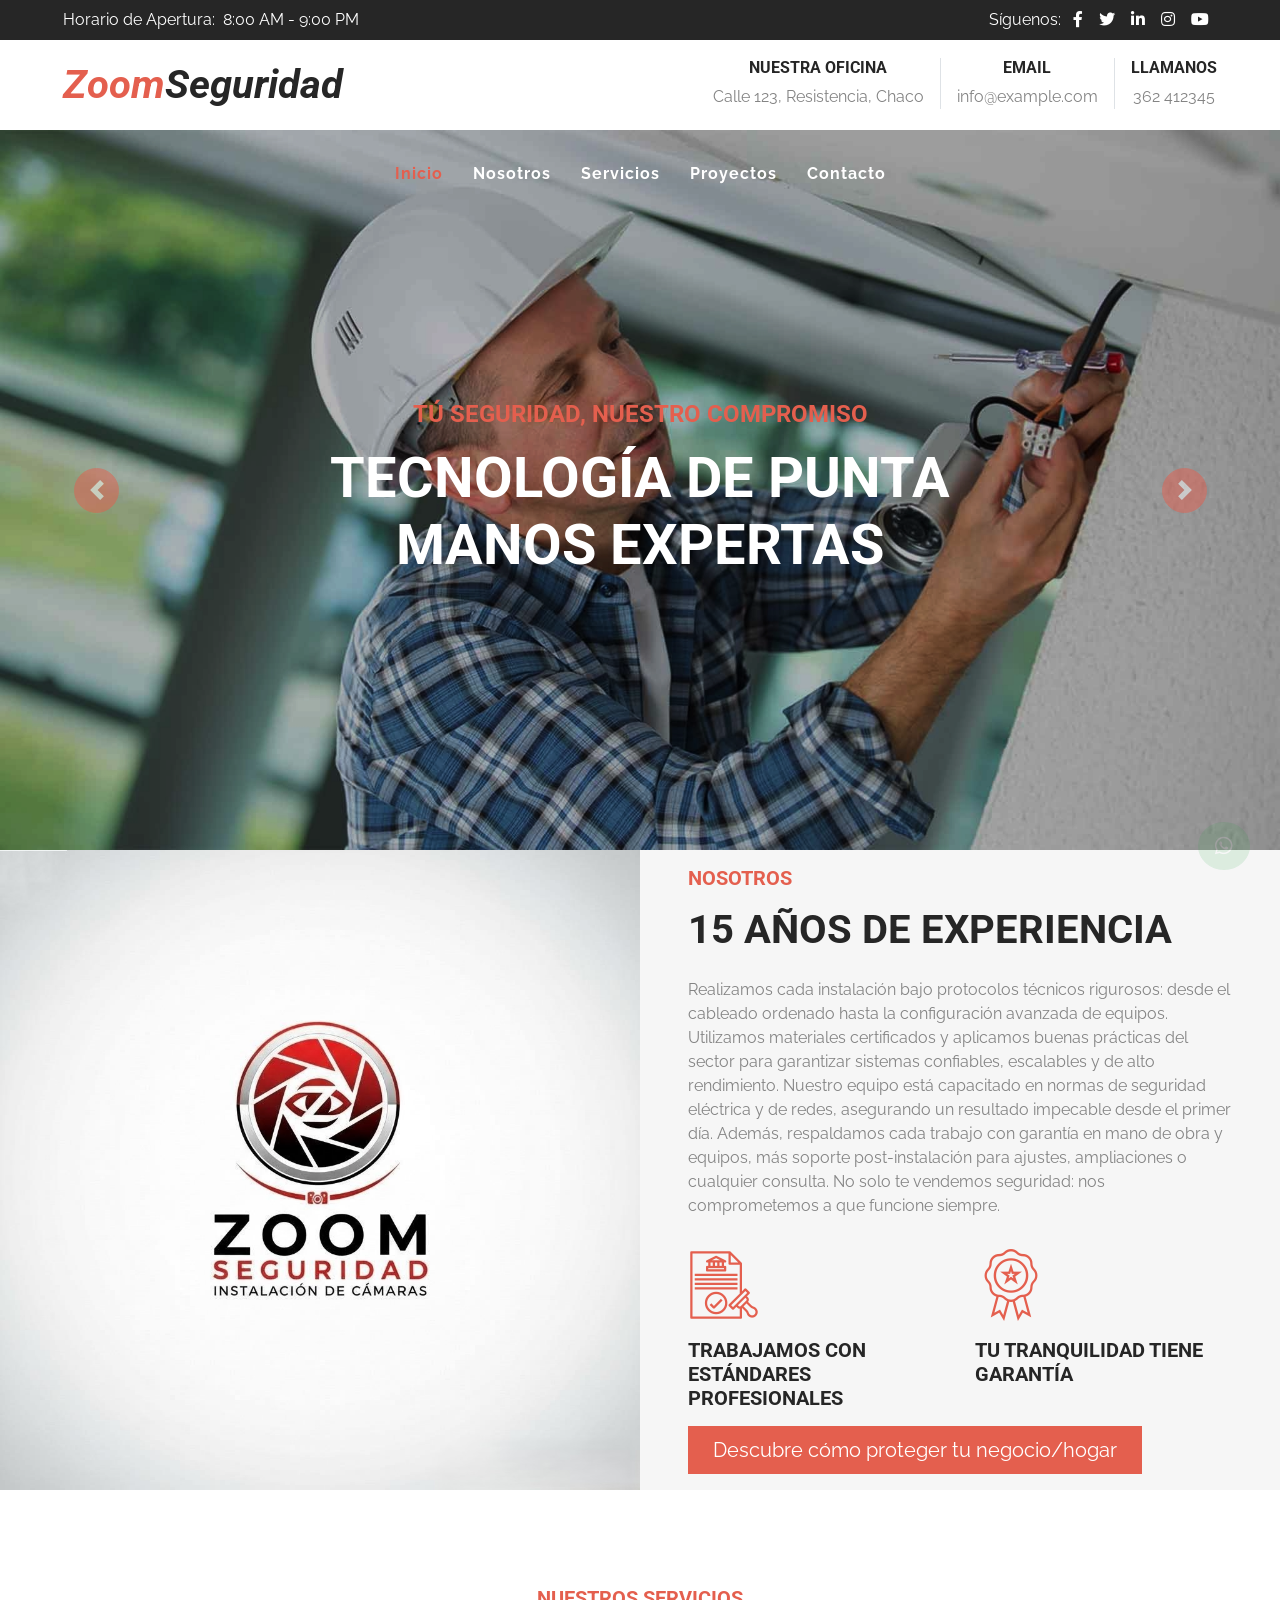
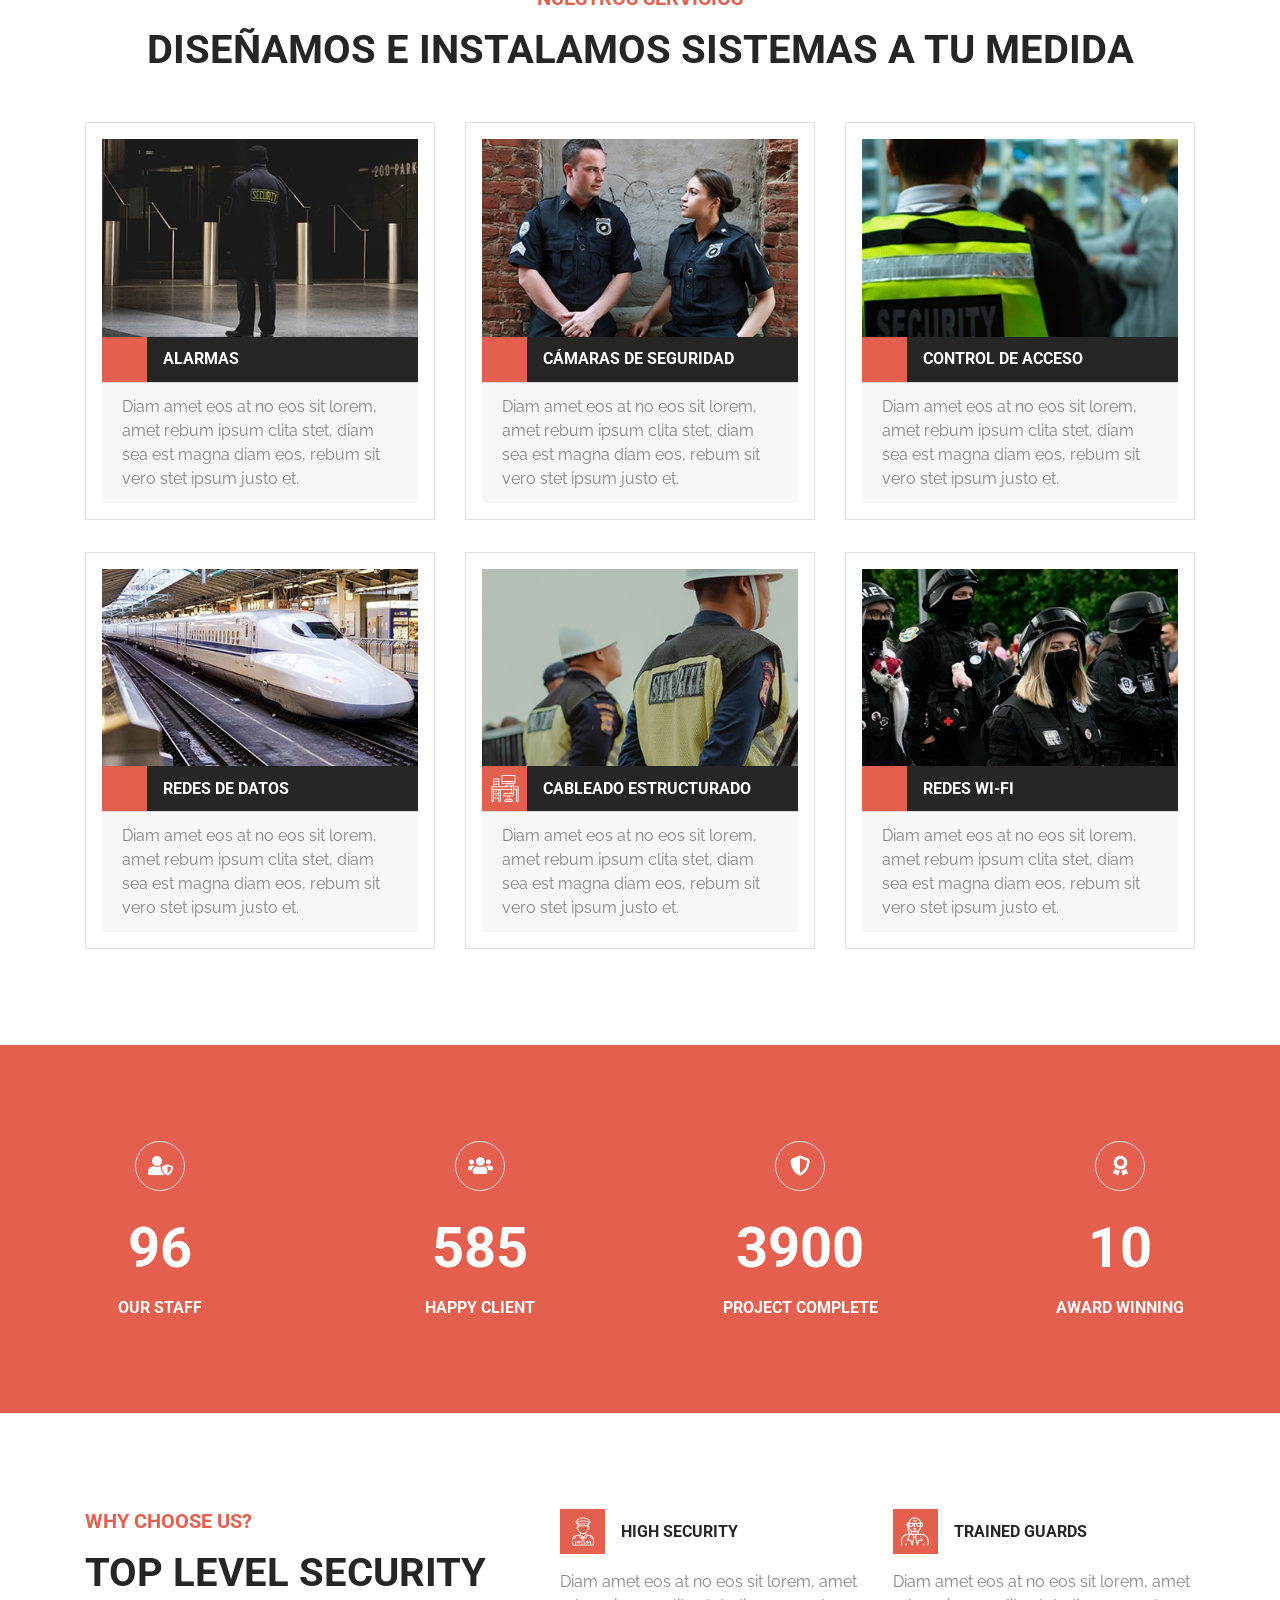
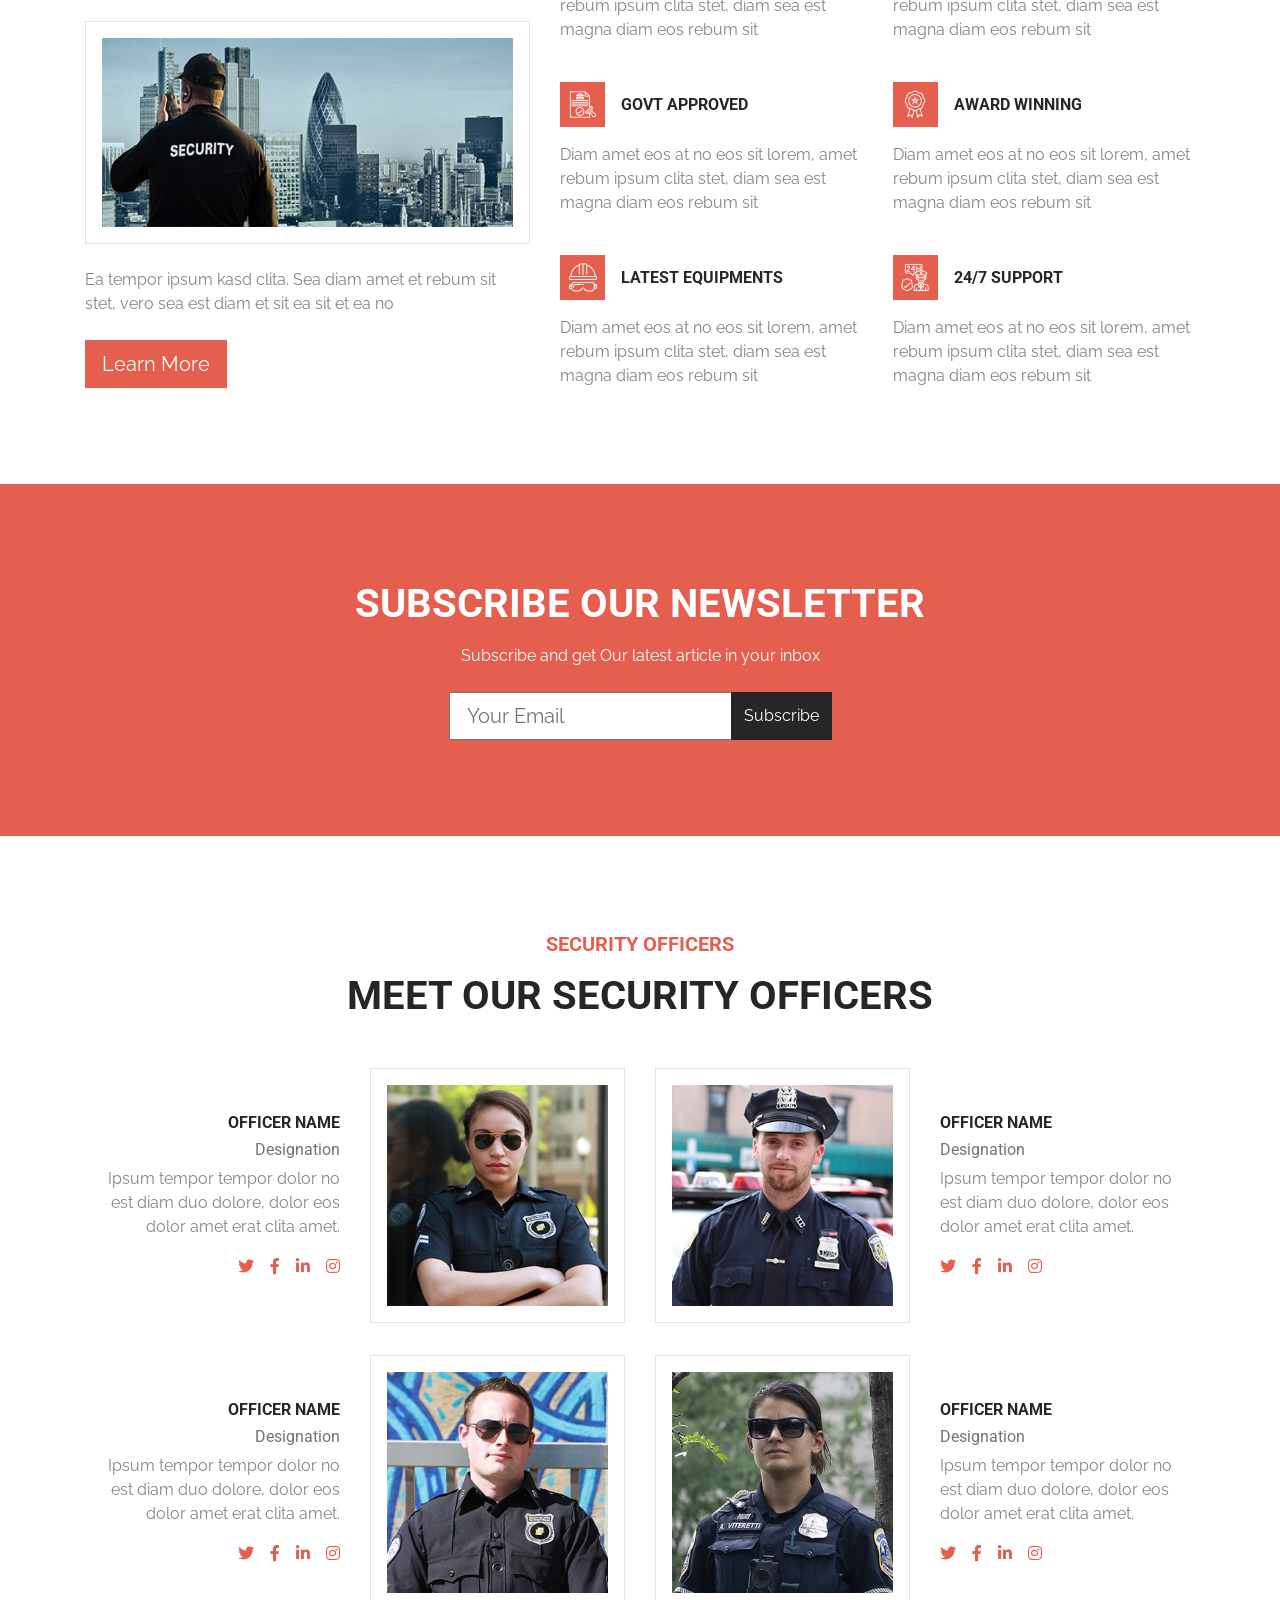
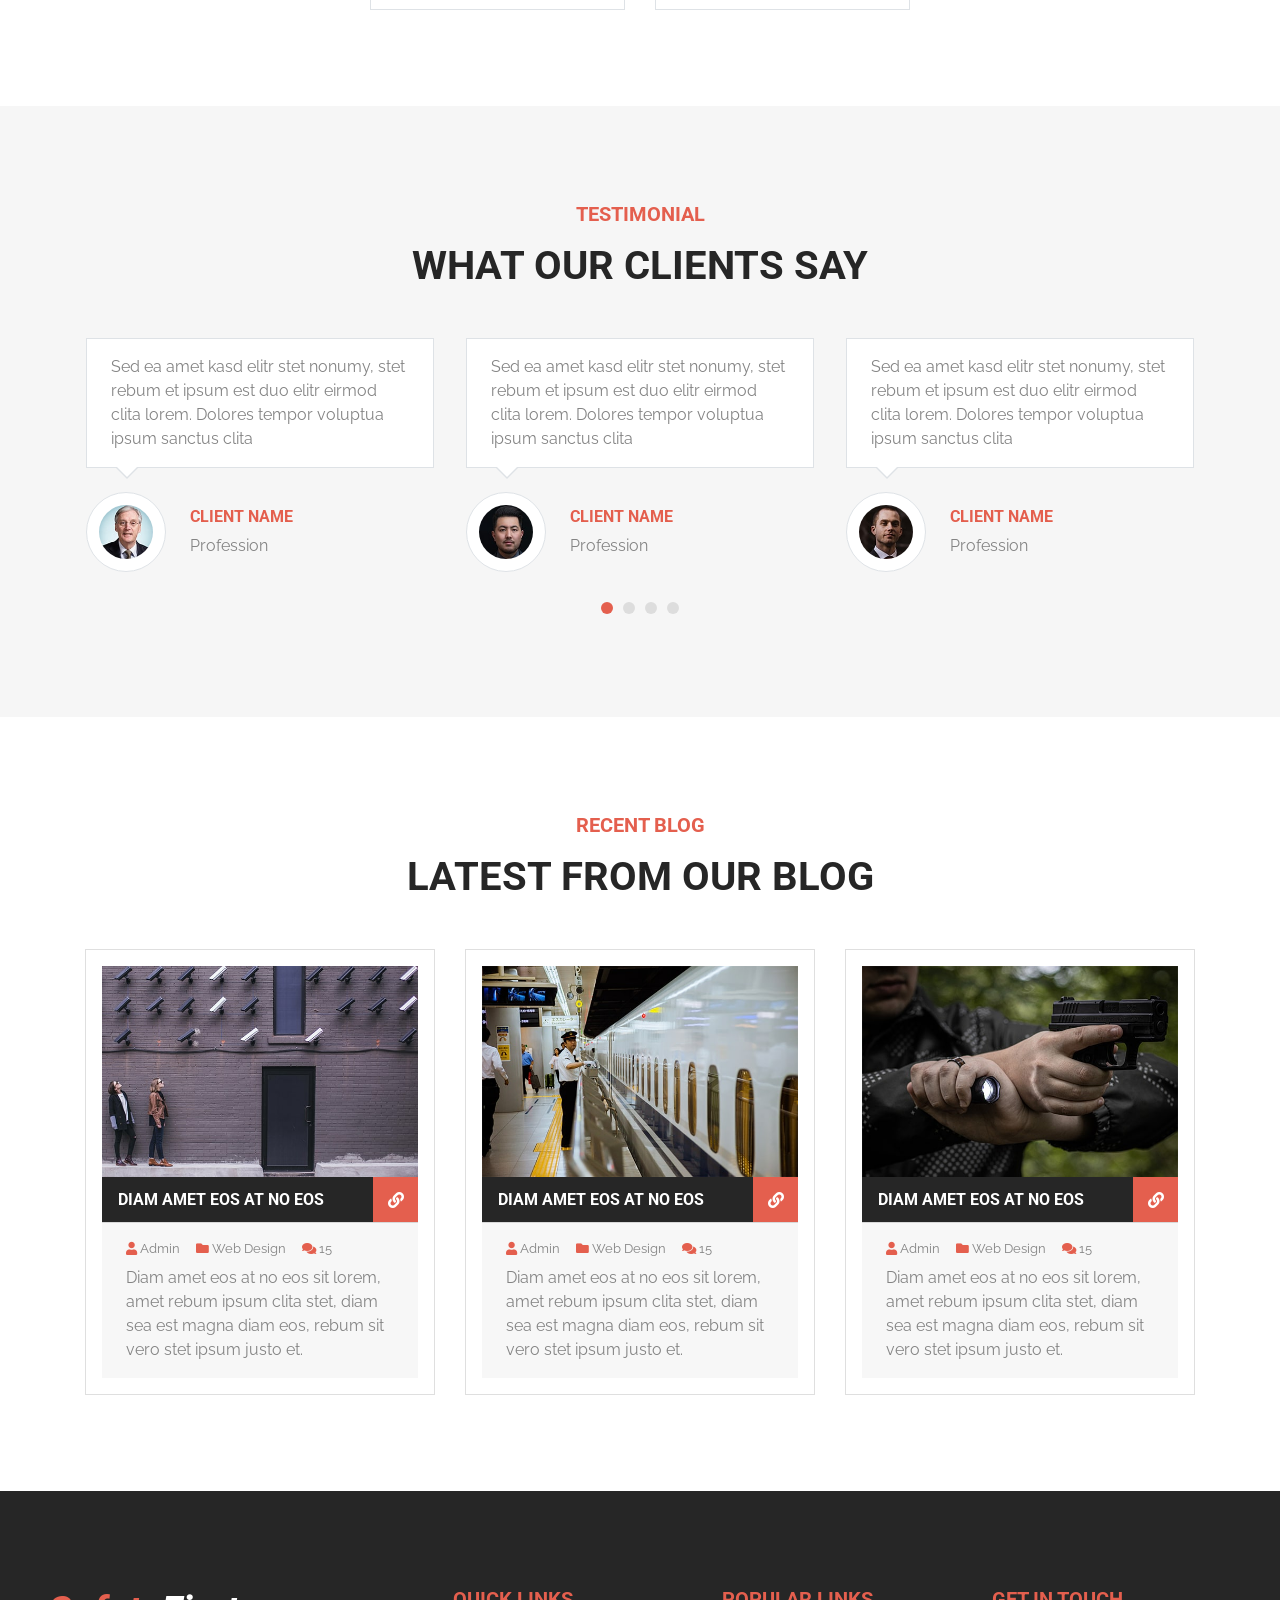
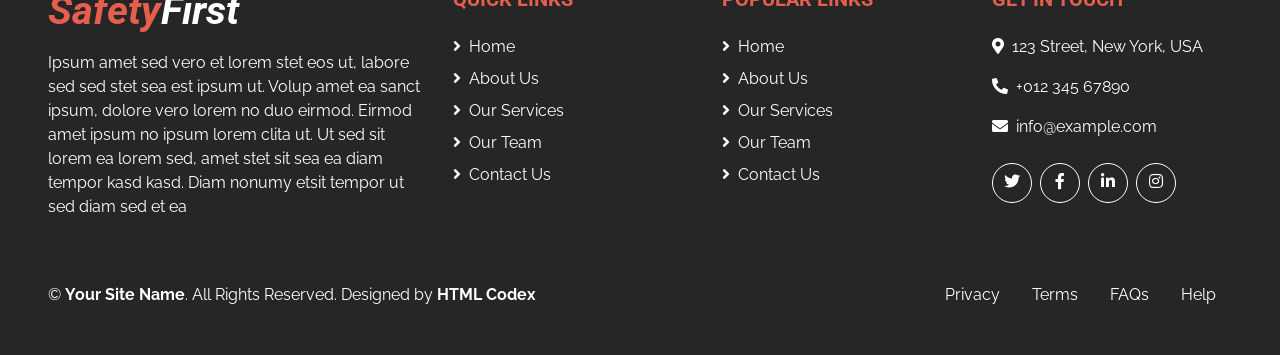
<file: index.html>
<!DOCTYPE html>
<html lang="es">

<head>
    <meta charset="utf-8">
    <title>ZOOM SEGURIDAD</title>
    <meta content="width=device-width, initial-scale=1.0" name="viewport">
    <meta content="Free Website Template" name="keywords">
    <meta content="Free Website Template" name="description">

    <!-- Favicon -->
    <link href="img/favicon-96x96.png" rel="icon">

    <!-- Font Awesome -->
    <link href="https://cdnjs.cloudflare.com/ajax/libs/font-awesome/5.10.0/css/all.min.css" rel="stylesheet">

    <!-- Flaticon Font -->
    <link href="lib/flaticon/font/flaticon.css" rel="stylesheet">

    <!-- Libraries Stylesheet -->
    <link href="lib/owlcarousel/assets/owl.carousel.min.css" rel="stylesheet">

    <!-- Customized Bootstrap Stylesheet -->
    <link href="css/style.css" rel="stylesheet">
</head>

<body class="bg-white">
    <!-- Topbar Start -->
    <div class="container-fluid">
        <div class="row bg-secondary py-2 px-lg-5">
            <div class="col-lg-6 text-center text-lg-left">
                <div class="d-inline-flex align-items-center">
                    <p class="mr-2 mb-2 mb-lg-0 text-white">Horario de Apertura:</p>
                    <span class="mb-2 mb-lg-0 text-white">8:00 AM - 9:00 PM</span>
                </div>
            </div>
            <div class="col-lg-6 text-center text-lg-right">
                <div class="d-inline-flex align-items-center">
                    <p class="m-0 mr-1 text-white">Síguenos:</p>
                    <a class="text-white px-2" href="">
                        <i class="fab fa-facebook-f"></i>
                    </a>
                    <a class="text-white px-2" href="">
                        <i class="fab fa-twitter"></i>
                    </a>
                    <a class="text-white px-2" href="">
                        <i class="fab fa-linkedin-in"></i>
                    </a>
                    <a class="text-white px-2" href="">
                        <i class="fab fa-instagram"></i>
                    </a>
                    <a class="text-white px-2" href="">
                        <i class="fab fa-youtube"></i>
                    </a>
                </div>
            </div>
        </div>
        <div class="row py-3 px-lg-5">
            <div class="col-lg-4">
                <a href="" class="navbar-brand d-none d-lg-block">
                    <h1 class="m-0 display-5 text-capitalize font-italic"><span class="text-primary">Zoom</span>Seguridad</h1>
                </a>
            </div>
            <div class="col-lg-8 text-center text-lg-right">
                <div class="d-inline-flex align-items-center">
                    <div class="d-inline-flex flex-column text-center pr-3 border-right">
                        <h6>Nuestra Oficina</h6>
                        <p class="m-0">Calle 123, Resistencia, Chaco</p>
                    </div>
                    <div class="d-inline-flex flex-column text-center px-3 border-right">
                        <h6>Email</h6>
                        <p class="m-0">info@example.com</p>
                    </div>
                    <div class="d-inline-flex flex-column text-center pl-3">
                        <h6>Llamanos</h6>
                        <p class="m-0">362 412345</p>
                    </div>
                </div>
            </div>
        </div>
    </div>
    <!-- Topbar End -->


    <!-- Navbar Start -->
    <div class="container-fluid p-0 nav-bar">
        <nav class="navbar navbar-expand-lg bg-none navbar-dark py-0">
            <a href="" class="navbar-brand d-block d-lg-none">
                <h1 class="m-0 display-5 text-capitalize font-italic text-white"><span class="text-primary">Zoom</span>Seguridad</h1>
            </a>
            <button type="button" class="navbar-toggler" data-toggle="collapse" data-target="#navbarCollapse">
                <span class="navbar-toggler-icon"></span>
            </button>
            <div class="collapse navbar-collapse justify-content-between" id="navbarCollapse">
                <div class="navbar-nav m-auto py-4">
                    <a href="index.html" class="nav-item nav-link active">Inicio</a>
                    <a href="about.html" class="nav-item nav-link">Nosotros</a>
                    <a href="service.html" class="nav-item nav-link">Servicios</a>
                    <a href="guard.html" class="nav-item nav-link">Proyectos</a>
              <!--      <div class="nav-item dropdown">
                        <a href="#" class="nav-link dropdown-toggle" data-toggle="dropdown">Pages</a>
                        <div class="dropdown-menu text-capitalize">
                            <a href="blog.html" class="dropdown-item">Blog Grid</a>
                            <a href="single.html" class="dropdown-item">Blog Detail</a>
                        </div>
                    </div>-->
                    <a href="contact.html" class="nav-item nav-link">Contacto</a>
                </div>
            </div>
        </nav>
    </div>
    <!-- Navbar End -->

    <!-- Carousel Start -->
    <div class="container-fluid p-0">
        <div id="blog-carousel" class="carousel slide" data-ride="carousel">
            <div class="carousel-inner">
                <div class="carousel-item active">
                    <img class="w-100" src="img/carousel-1.jpg" alt="Image">
                    <div class="carousel-caption d-flex flex-column align-items-center justify-content-center">
                        <h4 class="text-primary m-0">Tú seguridad, nuestro compromiso</h4>
                        <h4 class="display-4 m-0 mt-2 mt-md-3 text-white">Tecnología de punta <br> Manos expertas</h4>
                 <!--       <a href="" class="btn btn-lg btn-primary mt-3 mt-md-4 px-4">Habla con un asesor</a>  -->
                    </div>
                </div>
                <div class="carousel-item">
                    <img class="w-100" src="img/carousel-2.jpg" alt="Image">
                    <div class="carousel-caption d-flex flex-column align-items-center justify-content-center">
                        <h4 class="text-primary m-0">Tú seguridad, nuestro compromiso</h4>
                        <h4 class="display-4 m-0 mt-2 mt-md-3 text-white">Todo el control en tiempo real</h4>
                     <!--<a href="" class="btn btn-lg btn-primary mt-3 mt-md-4 px-4">Habla con un asesor</a>  -->
                    </div>
                </div>
            </div>
            <a class="carousel-control-prev" href="#blog-carousel" data-slide="prev">
                <div class="btn btn-primary rounded-circle" style="width: 45px; height: 45px;">
                    <span class="carousel-control-prev-icon mb-n2"></span>
                </div>
            </a>
            <a class="carousel-control-next" href="#blog-carousel" data-slide="next">
                <div class="btn btn-primary rounded-circle" style="width: 45px; height: 45px;">
                    <span class="carousel-control-next-icon mb-n2"></span>
                </div>
            </a>
        </div>
    </div>
    <!-- Carousel End -->


    <!-- Features Start -->
 <div class="container-fluid py-5 py-lg-0 feature">
      
    </div>
    <!-- Features End -->


    <!-- About Start -->
    <div class="container-fluid mb-5" style="background: #f6f6f6;">
        <div class="row align-items-center">
            <div class="col-lg-6 px-0">
                <img width="100%" class="img-fluid" src="img/about.jpeg" alt="Image">
            </div>
            <div class="col-lg-6 py-5 py-lg-0 px-3 px-lg-5">
                <h5 class="text-primary mb-3">Nosotros</h5>
                <h1 class="mb-4">15 AÑOS DE EXPERIENCIA</h1>
                <p>Realizamos cada instalación bajo protocolos técnicos rigurosos: desde el cableado ordenado hasta la configuración avanzada de equipos. Utilizamos materiales certificados y aplicamos buenas prácticas del sector para garantizar sistemas confiables, escalables y de alto rendimiento. Nuestro equipo está capacitado en normas de seguridad eléctrica y de redes, asegurando un resultado impecable desde el primer día.
Además, respaldamos cada trabajo con garantía en mano de obra y equipos, más soporte post-instalación para ajustes, ampliaciones o cualquier consulta. No solo te vendemos seguridad: nos comprometemos a que funcione siempre.</p>
                <div class="row py-2">
                    <div class="col-sm-6">
                        <i class="flaticon-approved display-3 text-primary"></i>
                        <h5 class="mt-2">Trabajamos con estándares profesionales</h5>
                      
                    </div>
                    <div class="col-sm-6">
                        <i class="flaticon-medal display-3 text-primary"></i>
                        <h5 class="mt-2">Tu tranquilidad tiene garantía</h5>
                      
                    </div>
                </div>
                <a href="" class="btn btn-lg px-4 btn-primary">Descubre cómo proteger tu negocio/hogar</a>
            </div>
        </div>
    </div>
    <!-- About End -->


    <!-- Services Start -->
    <div class="container pt-5">
        <div class="d-flex flex-column text-center mb-5">
            <h5 class="text-primary mb-3">Nuestros Servicios</h5>
            <h1 class="m-0">Diseñamos e instalamos sistemas a tu medida</h1>
        </div>
        <div class="row pb-3">
            <div class="col-md-6 col-lg-4 mb-4">
                <div class="card mb-2 p-3">
                    <img class="card-img-top" src="img/service-1.jpg" alt="">
                    <div class="card-body bg-secondary d-flex align-items-center p-0">
                        <h3 class="flaticon-font-weight-normal d-flex flex-shrink-0 align-items-center justify-content-center bg-primary text-white m-0 mr-3" style="width: 45px; height: 45px;"></h3>
                        <h6 class="card-title text-white text-truncate m-0">Alarmas</h6>
                    </div>
                    <div class="card-footer">
                        Diam amet eos at no eos sit lorem, amet rebum ipsum clita stet, diam sea est magna diam eos, rebum sit vero stet ipsum justo et.
                    </div>
                </div>
            </div>
            <div class="col-md-6 col-lg-4 mb-4">
                <div class="card mb-2 p-3">
                    <img class="card-img-top" src="img/service-2.jpg" alt="">
                    <div class="card-body bg-secondary d-flex align-items-center p-0">
                        <h3 class="flaticon-font-weight-normal d-flex flex-shrink-0 align-items-center justify-content-center bg-primary text-white m-0 mr-3" style="width: 45px; height: 45px;"></h3>
                        <h6 class="card-title text-white text-truncate m-0">Cámaras de Seguridad</h6>
                    </div>
                    <div class="card-footer">
                        Diam amet eos at no eos sit lorem, amet rebum ipsum clita stet, diam sea est magna diam eos, rebum sit vero stet ipsum justo et.
                    </div>
                </div>
            </div>
            <div class="col-md-6 col-lg-4 mb-4">
                <div class="card mb-2 p-3">
                    <img class="card-img-top" src="img/service-3.jpg" alt="">
                    <div class="card-body bg-secondary d-flex align-items-center p-0">
                        <h3 class="flaticon- font-weight-normal d-flex flex-shrink-0 align-items-center justify-content-center bg-primary text-white m-0 mr-3" style="width: 45px; height: 45px;"></h3>
                        <h6 class="card-title text-white text-truncate m-0">Control de acceso</h6>
                    </div>
                    <div class="card-footer">
                        Diam amet eos at no eos sit lorem, amet rebum ipsum clita stet, diam sea est magna diam eos, rebum sit vero stet ipsum justo et.
                    </div>
                </div>
            </div>
            <div class="col-md-6 col-lg-4 mb-4">
                <div class="card mb-2 p-3">
                    <img class="card-img-top" src="img/service-4.jpg" alt="">
                    <div class="card-body bg-secondary d-flex align-items-center p-0">
                        <h3 class="flaticon- font-weight-normal d-flex flex-shrink-0 align-items-center justify-content-center bg-primary text-white m-0 mr-3" style="width: 45px; height: 45px;"></h3>
                        <h6 class="card-title text-white text-truncate m-0">redes de datos</h6>
                    </div>
                    <div class="card-footer">
                        Diam amet eos at no eos sit lorem, amet rebum ipsum clita stet, diam sea est magna diam eos, rebum sit vero stet ipsum justo et.
                    </div>
                </div>
            </div>
            <div class="col-md-6 col-lg-4 mb-4">
                <div class="card mb-2 p-3">
                    <img class="card-img-top" src="img/service-5.jpg" alt="">
                    <div class="card-body bg-secondary d-flex align-items-center p-0">
                        <h3 class="flaticon-desk font-weight-normal d-flex flex-shrink-0 align-items-center justify-content-center bg-primary text-white m-0 mr-3" style="width: 45px; height: 45px;"></h3>
                        <h6 class="card-title text-white text-truncate m-0">cableado estructurado</h6>
                    </div>
                    <div class="card-footer">
                        Diam amet eos at no eos sit lorem, amet rebum ipsum clita stet, diam sea est magna diam eos, rebum sit vero stet ipsum justo et.
                    </div>
                </div>
            </div>
            <div class="col-md-6 col-lg-4 mb-4">
                <div class="card mb-2 p-3">
                    <img class="card-img-top" src="img/service-6.jpg" alt="">
                    <div class="card-body bg-secondary d-flex align-items-center p-0">
                        <h3 class="flaticon- font-weight-normal d-flex flex-shrink-0 align-items-center justify-content-center bg-primary text-white m-0 mr-3" style="width: 45px; height: 45px;"></h3>
                        <h6 class="card-title text-white text-truncate m-0">redes wi-fi</h6>
                    </div>
                    <div class="card-footer">
                        Diam amet eos at no eos sit lorem, amet rebum ipsum clita stet, diam sea est magna diam eos, rebum sit vero stet ipsum justo et.
                    </div>
                </div>
            </div>
        </div>
    </div>
    <!-- Services End -->


    <!-- Facts Start -->
    <div class="container-fluid bg-primary my-5 py-5 text-center">
        <div class="row pt-5">
            <div class="col-lg-3 col-sm-6 mb-5">
                <h5 class="fa fa-user-shield mb-4 d-inline-flex align-items-center justify-content-center border rounded-circle text-white" style="width: 50px; height: 50px;"></h5>
                <h4 class="display-4 text-white mb-3" data-toggle="counter-up">250</h4>
                <h6 class="text-white m-0">Our Staff</h6>
            </div>
            <div class="col-lg-3 col-sm-6 mb-5">
                <h5 class="fa fa-users mb-4 d-inline-flex align-items-center justify-content-center border rounded-circle text-white" style="width: 50px; height: 50px;"></h5>
                <h4 class="display-4 text-white mb-3" data-toggle="counter-up">1500</h4>
                <h6 class="text-white m-0">Happy Client</h6>
            </div>
            <div class="col-lg-3 col-sm-6 mb-5">
                <h5 class="fa fa-shield-alt mb-4 d-inline-flex align-items-center justify-content-center border rounded-circle text-white" style="width: 50px; height: 50px;"></h5>
                <h4 class="display-4 text-white mb-3" data-toggle="counter-up">10000</h4>
                <h6 class="text-white m-0">Project Complete</h6>
            </div>
            <div class="col-lg-3 col-sm-6 mb-5">
                <h5 class="fa fa-award mb-4 d-inline-flex align-items-center justify-content-center border rounded-circle text-white" style="width: 50px; height: 50px;"></h5>
                <h4 class="display-4 text-white mb-3" data-toggle="counter-up">25</h4>
                <h6 class="text-white m-0">Award Winning</h6>
            </div>
        </div>
    </div>
    <!-- Facts End -->


    <!-- Features Start -->
    <div class="container pt-5">
        <div class="row">
            <div class="col-lg-5 mb-5">
                <h5 class="text-primary mb-3">Why Choose Us?</h5>
                <h1 class="mb-4">Top Level Security</h1>
                <img class="img-thumbnail mb-4 p-3" src="img/feature.jpg" alt="Image">
                <p>
                    Ea tempor ipsum kasd clita. Sea diam amet et rebum sit stet, vero sea est diam et sit ea sit et ea no
                </p>
                <a href="" class="btn btn-lg btn-primary mt-2">Learn More</a>
            </div>
            <div class="col-lg-7">
                <div class="row">
                    <div class="col-md-6 mb-4">
                        <div class="d-flex flex-column">
                            <div class="d-flex align-items-center mb-3">
                                <h3 class="flaticon-policeman font-weight-normal d-flex flex-shrink-0 align-items-center justify-content-center bg-primary text-white m-0 mr-3" style="width: 45px; height: 45px;"></h3>
                                <h6 class="text-truncate m-0">High Security</h6>
                            </div>
                            <p>Diam amet eos at no eos sit lorem, amet rebum ipsum clita stet, diam sea est magna diam eos rebum sit</p>
                        </div>
                    </div>
                    <div class="col-md-6 mb-4">
                        <div class="d-flex flex-column">
                            <div class="d-flex align-items-center mb-3">
                                <h3 class="flaticon-bodyguard font-weight-normal d-flex flex-shrink-0 align-items-center justify-content-center bg-primary text-white m-0 mr-3" style="width: 45px; height: 45px;"></h3>
                                <h6 class="text-truncate m-0">Trained Guards</h6>
                            </div>
                            <p>Diam amet eos at no eos sit lorem, amet rebum ipsum clita stet, diam sea est magna diam eos rebum sit</p>
                        </div>
                    </div>
                    <div class="col-md-6 mb-4">
                        <div class="d-flex flex-column">
                            <div class="d-flex align-items-center mb-3">
                                <h3 class="flaticon-approved font-weight-normal d-flex flex-shrink-0 align-items-center justify-content-center bg-primary text-white m-0 mr-3" style="width: 45px; height: 45px;"></h3>
                                <h6 class="text-truncate m-0">Govt Approved</h6>
                            </div>
                            <p>Diam amet eos at no eos sit lorem, amet rebum ipsum clita stet, diam sea est magna diam eos rebum sit</p>
                        </div>
                    </div>
                    <div class="col-md-6 mb-4">
                        <div class="d-flex flex-column">
                            <div class="d-flex align-items-center mb-3">
                                <h3 class="flaticon-medal font-weight-normal d-flex flex-shrink-0 align-items-center justify-content-center bg-primary text-white m-0 mr-3" style="width: 45px; height: 45px;"></h3>
                                <h6 class="text-truncate m-0">Award Winning</h6>
                            </div>
                            <p>Diam amet eos at no eos sit lorem, amet rebum ipsum clita stet, diam sea est magna diam eos rebum sit</p>
                        </div>
                    </div>
                    <div class="col-md-6 mb-4">
                        <div class="d-flex flex-column">
                            <div class="d-flex align-items-center mb-3">
                                <h3 class="flaticon-helmet font-weight-normal d-flex flex-shrink-0 align-items-center justify-content-center bg-primary text-white m-0 mr-3" style="width: 45px; height: 45px;"></h3>
                                <h6 class="text-truncate m-0">Latest Equipments</h6>
                            </div>
                            <p>Diam amet eos at no eos sit lorem, amet rebum ipsum clita stet, diam sea est magna diam eos rebum sit</p>
                        </div>
                    </div>
                    <div class="col-md-6 mb-4">
                        <div class="d-flex flex-column">
                            <div class="d-flex align-items-center mb-3">
                                <h3 class="flaticon-surveillance font-weight-normal d-flex flex-shrink-0 align-items-center justify-content-center bg-primary text-white m-0 mr-3" style="width: 45px; height: 45px;"></h3>
                                <h6 class="text-truncate m-0">24/7 Support</h6>
                            </div>
                            <p>Diam amet eos at no eos sit lorem, amet rebum ipsum clita stet, diam sea est magna diam eos rebum sit</p>
                        </div>
                    </div>
                </div>
            </div>
        </div>
    </div>
    <!-- Features End -->


    <!-- Subscribe Start -->
    <div class="container-fluid bg-primary my-5 py-5 text-center">
        <h1 class="text-white font-weight-bold mt-5 mb-3">Subscribe Our Newsletter</h1>
        <p class="text-white mb-4">Subscribe and get Our latest article in your inbox</p>
        <form class="form-inline justify-content-center mb-5">
            <div class="input-group">
                <input type="text" class="form-control-lg" placeholder="Your Email">
                <div class="input-group-append">
                    <button class="btn btn-secondary" type="submit">Subscribe</button>
                </div>
            </div>
        </form>
    </div>
    <!-- Subscribe End -->


    <!-- Team Start -->
    <div class="container pt-5 pb-3">
        <div class="d-flex flex-column text-center mb-5">
            <h5 class="text-primary mb-3">Security Officers</h5>
            <h1 class="m-0">Meet Our Security Officers</h1>
        </div>
        <div class="row">
            <div class="col-lg-6 mb-4">
                <div class="row mb-2 align-items-center">
                    <div class="col-6 text-right">
                        <h6>Officer Name</h6>
                        <h6 class="text-muted font-weight-normal text-capitalize mb-2">Designation</h6>
                        <p>Ipsum tempor tempor dolor no est diam duo dolore, dolor eos dolor amet erat clita amet.</p>
                        <div class="d-flex justify-content-end">
                            <a href=""><i class="fab fa-twitter mr-3"></i></a>
                            <a href=""><i class="fab fa-facebook-f mr-3"></i></a>
                            <a href=""><i class="fab fa-linkedin-in mr-3"></i></a>
                            <a href=""><i class="fab fa-instagram"></i></a>
                        </div>
                    </div>
                    <div class="col-6">
                        <img class="img-thumbnail p-3" src="img/team-1.jpg" alt="Image">
                    </div>
                </div>
            </div>
            <div class="col-lg-6 mb-4">
                <div class="row mb-2 align-items-center">
                    <div class="col-6">
                        <img class="img-thumbnail p-3" src="img/team-2.jpg" alt="Image">
                    </div>
                    <div class="col-6 text-left">
                        <h6>Officer Name</h6>
                        <h6 class="text-muted font-weight-normal text-capitalize mb-2">Designation</h6>
                        <p>Ipsum tempor tempor dolor no est diam duo dolore, dolor eos dolor amet erat clita amet.</p>
                        <div class="d-flex justify-content-start">
                            <a href=""><i class="fab fa-twitter mr-3"></i></a>
                            <a href=""><i class="fab fa-facebook-f mr-3"></i></a>
                            <a href=""><i class="fab fa-linkedin-in mr-3"></i></a>
                            <a href=""><i class="fab fa-instagram"></i></a>
                        </div>
                    </div>
                </div>
            </div>
            <div class="col-lg-6 mb-4">
                <div class="row mb-2 align-items-center">
                    <div class="col-6 text-right">
                        <h6>Officer Name</h6>
                        <h6 class="text-muted font-weight-normal text-capitalize mb-2">Designation</h6>
                        <p>Ipsum tempor tempor dolor no est diam duo dolore, dolor eos dolor amet erat clita amet.</p>
                        <div class="d-flex justify-content-end">
                            <a href=""><i class="fab fa-twitter mr-3"></i></a>
                            <a href=""><i class="fab fa-facebook-f mr-3"></i></a>
                            <a href=""><i class="fab fa-linkedin-in mr-3"></i></a>
                            <a href=""><i class="fab fa-instagram"></i></a>
                        </div>
                    </div>
                    <div class="col-6">
                        <img class="img-thumbnail p-3" src="img/team-3.jpg" alt="Image">
                    </div>
                </div>
            </div>
            <div class="col-lg-6 mb-4">
                <div class="row mb-2 align-items-center">
                    <div class="col-6">
                        <img class="img-thumbnail p-3" src="img/team-4.jpg" alt="Image">
                    </div>
                    <div class="col-6 text-left">
                        <h6>Officer Name</h6>
                        <h6 class="text-muted font-weight-normal text-capitalize mb-2">Designation</h6>
                        <p>Ipsum tempor tempor dolor no est diam duo dolore, dolor eos dolor amet erat clita amet.</p>
                        <div class="d-flex justify-content-start">
                            <a href=""><i class="fab fa-twitter mr-3"></i></a>
                            <a href=""><i class="fab fa-facebook-f mr-3"></i></a>
                            <a href=""><i class="fab fa-linkedin-in mr-3"></i></a>
                            <a href=""><i class="fab fa-instagram"></i></a>
                        </div>
                    </div>
                </div>
            </div>
        </div>
    </div>
    <!-- Team End -->


    <!-- Testimonial Start -->
    <div class="container-fluid my-5 p-0 py-5" style="background: #f6f6f6;">
        <div class="container p-0 py-5">
            <div class="d-flex flex-column text-center mb-5">
                <h5 class="text-primary mb-3">Testimonial</h5>
                <h1 class="m-0">What Our Clients Say</h1>
            </div>
            <div class="owl-carousel testimonial-carousel">
                <div class="testimonial-item px-3">
                    <div class="testimonial-text position-relative border bg-light mb-4 py-3 px-4">
                        Sed ea amet kasd elitr stet nonumy, stet rebum et ipsum est duo elitr eirmod clita lorem. Dolores tempor voluptua ipsum sanctus clita
                    </div>
                    <div class="d-flex align-items-center">
                        <img class="img-thumbnail bg-light rounded-circle" src="img/testimonial-1.jpg" style="width: 80px; height: 80px; padding: 12px;" alt="Image">
                        <div class="pl-4">
                            <h6 class="text-primary">Client Name</h6>
                            <p class="m-0">Profession</p>
                        </div>
                    </div>
                </div>
                <div class="testimonial-item px-3">
                    <div class="testimonial-text position-relative border bg-light mb-4 py-3 px-4">
                        Sed ea amet kasd elitr stet nonumy, stet rebum et ipsum est duo elitr eirmod clita lorem. Dolores tempor voluptua ipsum sanctus clita
                    </div>
                    <div class="d-flex align-items-center">
                        <img class="img-thumbnail bg-light rounded-circle" src="img/testimonial-2.jpg" style="width: 80px; height: 80px; padding: 12px;" alt="Image">
                        <div class="pl-4">
                            <h6 class="text-primary">Client Name</h6>
                            <p class="m-0">Profession</p>
                        </div>
                    </div>
                </div>
                <div class="testimonial-item px-3">
                    <div class="testimonial-text position-relative border bg-light mb-4 py-3 px-4">
                        Sed ea amet kasd elitr stet nonumy, stet rebum et ipsum est duo elitr eirmod clita lorem. Dolores tempor voluptua ipsum sanctus clita
                    </div>
                    <div class="d-flex align-items-center">
                        <img class="img-thumbnail bg-light rounded-circle" src="img/testimonial-3.jpg" style="width: 80px; height: 80px; padding: 12px;" alt="Image">
                        <div class="pl-4">
                            <h6 class="text-primary">Client Name</h6>
                            <p class="m-0">Profession</p>
                        </div>
                    </div>
                </div>
                <div class="testimonial-item px-3">
                    <div class="testimonial-text position-relative border bg-light mb-4 py-3 px-4">
                        Sed ea amet kasd elitr stet nonumy, stet rebum et ipsum est duo elitr eirmod clita lorem. Dolores tempor voluptua ipsum sanctus clita
                    </div>
                    <div class="d-flex align-items-center">
                        <img class="img-thumbnail bg-light rounded-circle" src="img/testimonial-4.jpg" style="width: 80px; height: 80px; padding: 12px;" alt="Image">
                        <div class="pl-4">
                            <h6 class="text-primary">Client Name</h6>
                            <p class="m-0">Profession</p>
                        </div>
                    </div>
                </div>
            </div>
        </div>
    </div>
    <!-- Testimonial End -->


    <!-- Blog Start -->
    <div class="container pt-5">
        <div class="d-flex flex-column text-center mb-5">
            <h5 class="text-primary mb-3">Recent Blog</h5>
            <h1 class="m-0">Latest From Our Blog</h1>
        </div>
        <div class="row pb-3">
            <div class="col-lg-4 mb-4">
                <div class="card mb-2 p-3">
                    <img class="card-img-top" src="img/blog-1.jpg" alt="">
                    <div class="card-body bg-secondary d-flex align-items-center p-0">
                        <h6 class="card-title text-white text-truncate m-0 ml-3">Diam amet eos at no eos</h6>
                        <a href="" class="fa fa-link d-flex flex-shrink-0 align-items-center justify-content-center bg-primary text-white text-decoration-none m-0 ml-auto" style="width: 45px; height: 45px;"></a>
                    </div>
                    <div class="card-footer py-3 px-4">
                        <div class="d-flex mb-2">
                            <small class="mr-3"><i class="fa fa-user text-primary"></i> Admin</small>
                            <small class="mr-3"><i class="fa fa-folder text-primary"></i> Web Design</small>
                            <small class="mr-3"><i class="fa fa-comments text-primary"></i> 15</small>
                        </div>
                        <p class="m-0">Diam amet eos at no eos sit lorem, amet rebum ipsum clita stet, diam sea est magna diam eos, rebum sit vero stet ipsum justo et.</p>
                    </div>
                </div>
            </div>
            <div class="col-lg-4 mb-4">
                <div class="card mb-2 p-3">
                    <img class="card-img-top" src="img/blog-2.jpg" alt="">
                    <div class="card-body bg-secondary d-flex align-items-center p-0">
                        <h6 class="card-title text-white text-truncate m-0 ml-3">Diam amet eos at no eos</h6>
                        <a href="" class="fa fa-link d-flex flex-shrink-0 align-items-center justify-content-center bg-primary text-white text-decoration-none m-0 ml-auto" style="width: 45px; height: 45px;"></a>
                    </div>
                    <div class="card-footer py-3 px-4">
                        <div class="d-flex mb-2">
                            <small class="mr-3"><i class="fa fa-user text-primary"></i> Admin</small>
                            <small class="mr-3"><i class="fa fa-folder text-primary"></i> Web Design</small>
                            <small class="mr-3"><i class="fa fa-comments text-primary"></i> 15</small>
                        </div>
                        <p class="m-0">Diam amet eos at no eos sit lorem, amet rebum ipsum clita stet, diam sea est magna diam eos, rebum sit vero stet ipsum justo et.</p>
                    </div>
                </div>
            </div>
            <div class="col-lg-4 mb-4">
                <div class="card mb-2 p-3">
                    <img class="card-img-top" src="img/blog-3.jpg" alt="">
                    <div class="card-body bg-secondary d-flex align-items-center p-0">
                        <h6 class="card-title text-white text-truncate m-0 ml-3">Diam amet eos at no eos</h6>
                        <a href="" class="fa fa-link d-flex flex-shrink-0 align-items-center justify-content-center bg-primary text-white text-decoration-none m-0 ml-auto" style="width: 45px; height: 45px;"></a>
                    </div>
                    <div class="card-footer py-3 px-4">
                        <div class="d-flex mb-2">
                            <small class="mr-3"><i class="fa fa-user text-primary"></i> Admin</small>
                            <small class="mr-3"><i class="fa fa-folder text-primary"></i> Web Design</small>
                            <small class="mr-3"><i class="fa fa-comments text-primary"></i> 15</small>
                        </div>
                        <p class="m-0">Diam amet eos at no eos sit lorem, amet rebum ipsum clita stet, diam sea est magna diam eos, rebum sit vero stet ipsum justo et.</p>
                    </div>
                </div>
            </div>
        </div>
    </div>
    <!-- Blog End -->


    <!-- Footer Start -->
    <div class="container-fluid bg-secondary text-white mt-5 py-5 px-sm-3 px-md-5">
        <div class="row pt-5">
            <div class="col-lg-4 col-md-12 mb-5">
                <h1 class="mb-3 display-5 text-capitalize font-italic text-white"><span class="text-primary">Safety</span>First</h1>
                <p class="m-0">Ipsum amet sed vero et lorem stet eos ut, labore sed sed stet sea est ipsum ut. Volup amet ea sanct ipsum, dolore vero lorem no duo eirmod. Eirmod amet ipsum no ipsum lorem clita ut. Ut sed sit lorem ea lorem sed, amet stet sit sea ea diam tempor kasd kasd. Diam nonumy etsit tempor ut sed diam sed et ea</p>
            </div>
            <div class="col-lg-8 col-md-12">
                <div class="row">
                    <div class="col-md-4 mb-5">
                        <h5 class="text-primary mb-4">Quick Links</h5>
                        <div class="d-flex flex-column justify-content-start">
                            <a class="text-white mb-2" href="#"><i class="fa fa-angle-right mr-2"></i>Home</a>
                            <a class="text-white mb-2" href="#"><i class="fa fa-angle-right mr-2"></i>About Us</a>
                            <a class="text-white mb-2" href="#"><i class="fa fa-angle-right mr-2"></i>Our Services</a>
                            <a class="text-white mb-2" href="#"><i class="fa fa-angle-right mr-2"></i>Our Team</a>
                            <a class="text-white" href="#"><i class="fa fa-angle-right mr-2"></i>Contact Us</a>
                        </div>
                    </div>
                    <div class="col-md-4 mb-5">
                        <h5 class="text-primary mb-4">Popular Links</h5>
                        <div class="d-flex flex-column justify-content-start">
                            <a class="text-white mb-2" href="#"><i class="fa fa-angle-right mr-2"></i>Home</a>
                            <a class="text-white mb-2" href="#"><i class="fa fa-angle-right mr-2"></i>About Us</a>
                            <a class="text-white mb-2" href="#"><i class="fa fa-angle-right mr-2"></i>Our Services</a>
                            <a class="text-white mb-2" href="#"><i class="fa fa-angle-right mr-2"></i>Our Team</a>
                            <a class="text-white" href="#"><i class="fa fa-angle-right mr-2"></i>Contact Us</a>
                        </div>
                    </div>
                    <div class="col-md-4 mb-5">
                        <h5 class="text-primary mb-4">Get In Touch</h5>
                        <p><i class="fa fa-map-marker-alt mr-2"></i>123 Street, New York, USA</p>
                        <p><i class="fa fa-phone-alt mr-2"></i>+012 345 67890</p>
                        <p><i class="fa fa-envelope mr-2"></i>info@example.com</p>
                        <div class="d-flex justify-content-start mt-4">
                            <a class="btn btn-outline-light rounded-circle text-center mr-2 px-0" style="width: 40px; height: 40px;" href="#"><i class="fab fa-twitter"></i></a>
                            <a class="btn btn-outline-light rounded-circle text-center mr-2 px-0" style="width: 40px; height: 40px;" href="#"><i class="fab fa-facebook-f"></i></a>
                            <a class="btn btn-outline-light rounded-circle text-center mr-2 px-0" style="width: 40px; height: 40px;" href="#"><i class="fab fa-linkedin-in"></i></a>
                            <a class="btn btn-outline-light rounded-circle text-center mr-2 px-0" style="width: 40px; height: 40px;" href="#"><i class="fab fa-instagram"></i></a>
                        </div>
                    </div>
                </div>
            </div>
        </div>
        <div class="row pt-3">
            <div class="col-md-6 text-center text-md-left mb-3 mb-md-0">
                <p class="m-0 text-white">
                    &copy; <a class="text-white font-weight-bold" href="#">Your Site Name</a>. All Rights Reserved. Designed by
                    <a class="text-white font-weight-bold" href="https://htmlcodex.com">HTML Codex</a>
                </p>
            </div>
            <div class="col-md-6 text-center text-md-right">
                <ul class="nav d-inline-flex">
                    <li class="nav-item">
                        <a class="nav-link text-white py-0" href="#">Privacy</a>
                    </li>
                    <li class="nav-item">
                        <a class="nav-link text-white py-0" href="#">Terms</a>
                    </li>
                    <li class="nav-item">
                        <a class="nav-link text-white py-0" href="#">FAQs</a>
                    </li>
                    <li class="nav-item">
                        <a class="nav-link text-white py-0" href="#">Help</a>
                    </li>
                </ul>
            </div>
        </div>
    </div>
    <!-- Footer End -->


    <!-- Back to Top -->
    <a href="#" class="btn btn-lg btn-success btn-lg-square rounded-circle back-to-top"><i class="fab fa-whatsapp"></i></a>


    <!-- JavaScript Libraries -->
    <script src="https://code.jquery.com/jquery-3.4.1.min.js"></script>
    <script src="https://stackpath.bootstrapcdn.com/bootstrap/4.4.1/js/bootstrap.bundle.min.js"></script>
    <script src="lib/easing/easing.min.js"></script>
    <script src="lib/waypoints/waypoints.min.js"></script>
    <script src="lib/counterup/counterup.min.js"></script>
    <script src="lib/owlcarousel/owl.carousel.min.js"></script>

    <!-- Contact Javascript File -->
    <script src="mail/jqBootstrapValidation.min.js"></script>
    <script src="mail/contact.js"></script>

    <!-- Template Javascript -->
    <script src="js/main.js"></script>
</body>

</html>
</file>
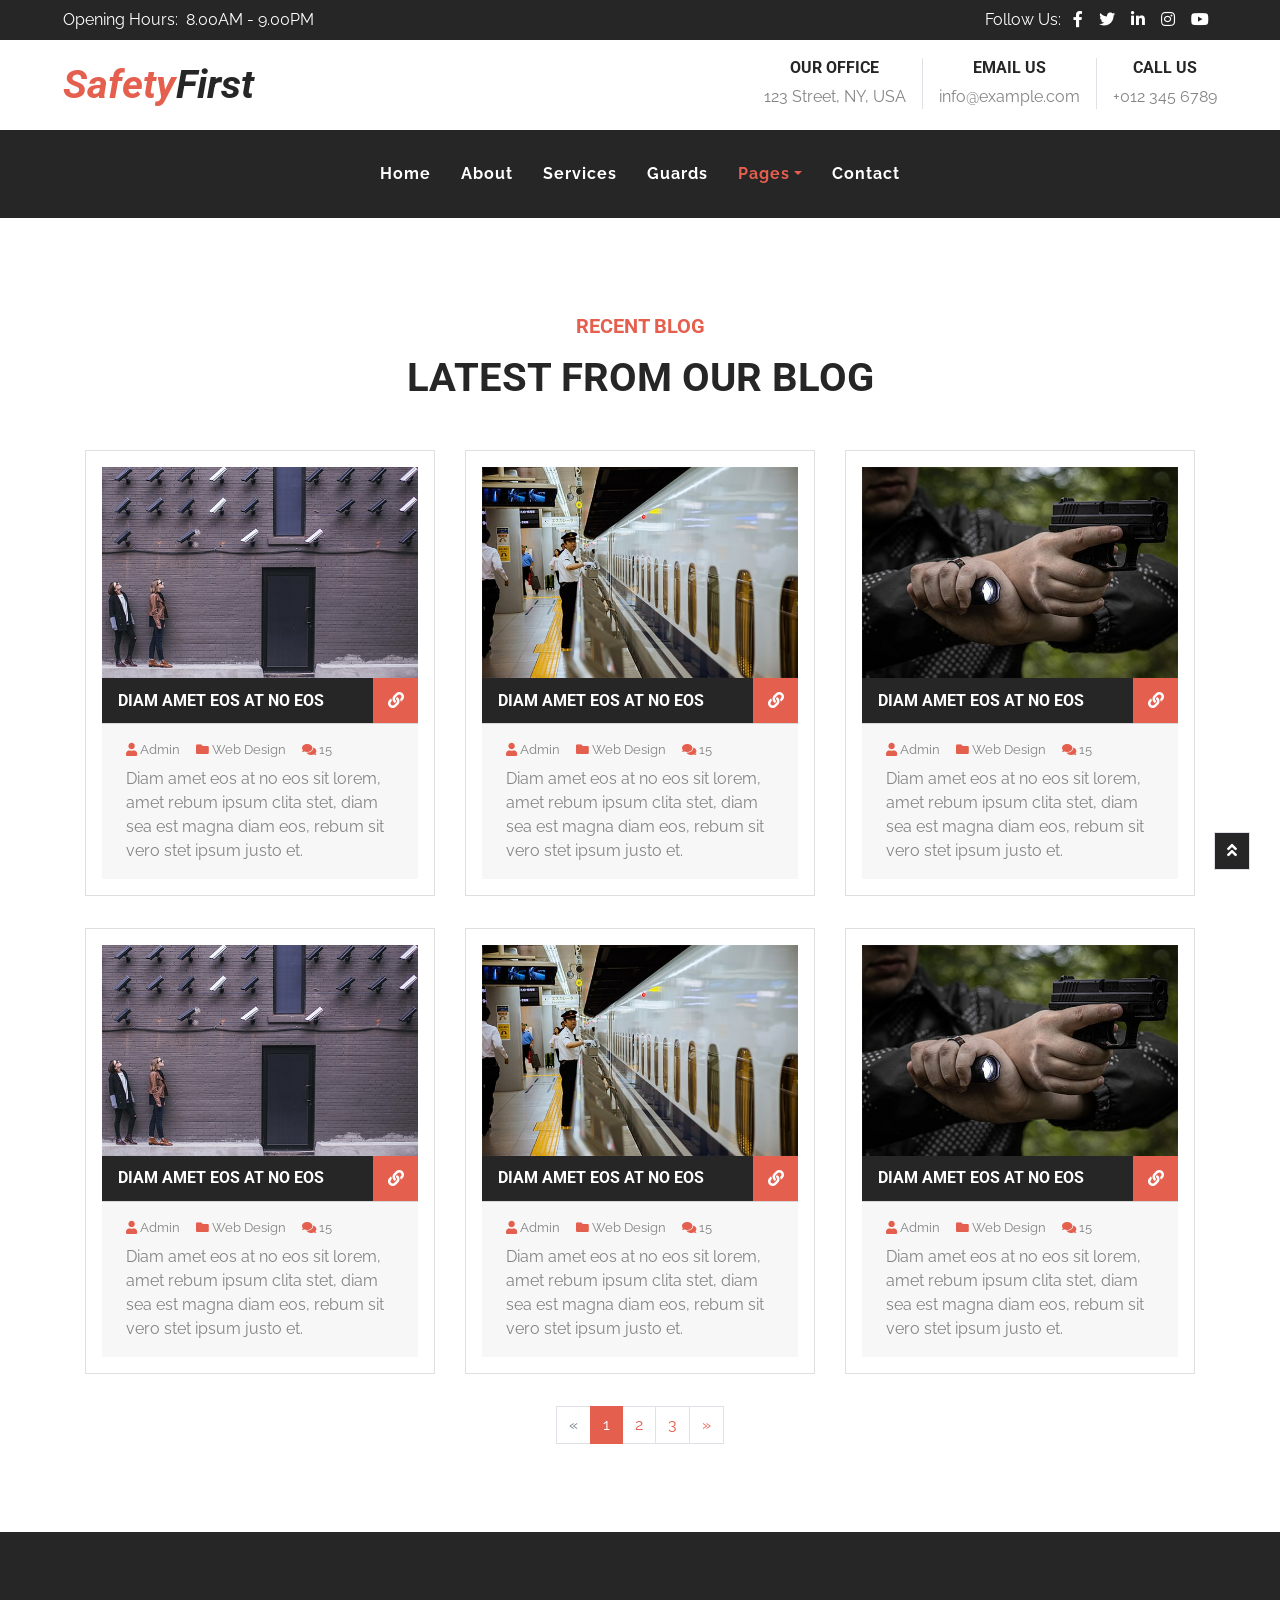
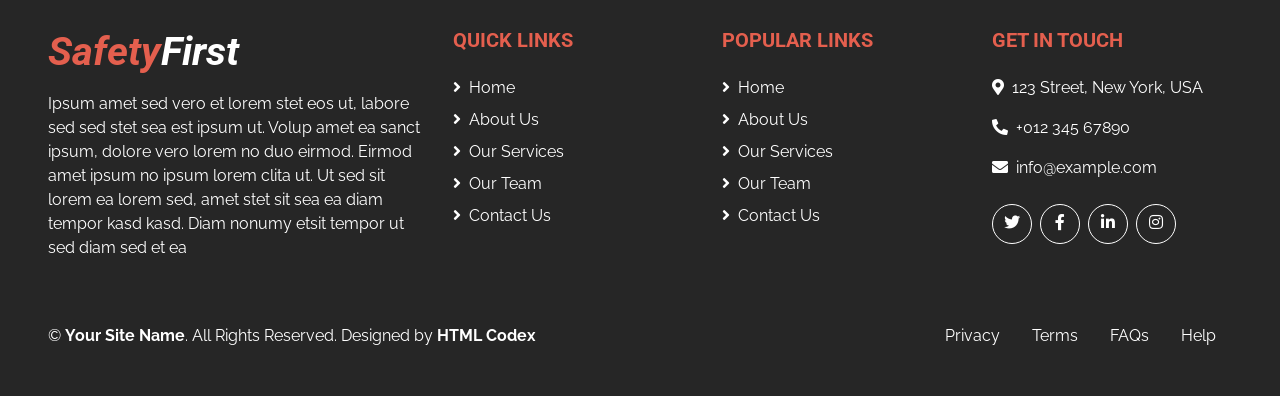
<file: blog.html>
<!DOCTYPE html>
<html lang="en">

<head>
    <meta charset="utf-8">
    <title>SafetyFirst - Security Guard Website Template</title>
    <meta content="width=device-width, initial-scale=1.0" name="viewport">
    <meta content="Free Website Template" name="keywords">
    <meta content="Free Website Template" name="description">

    <!-- Favicon -->
    <link href="img/favicon.ico" rel="icon">

    <!-- Font Awesome -->
    <link href="https://cdnjs.cloudflare.com/ajax/libs/font-awesome/5.10.0/css/all.min.css" rel="stylesheet">

    <!-- Flaticon Font -->
    <link href="lib/flaticon/font/flaticon.css" rel="stylesheet">

    <!-- Libraries Stylesheet -->
    <link href="lib/owlcarousel/assets/owl.carousel.min.css" rel="stylesheet">

    <!-- Customized Bootstrap Stylesheet -->
    <link href="css/style.css" rel="stylesheet">
</head>

<body class="bg-white">
    <!-- Topbar Start -->
    <div class="container-fluid">
        <div class="row bg-secondary py-2 px-lg-5">
            <div class="col-lg-6 text-center text-lg-left">
                <div class="d-inline-flex align-items-center">
                    <p class="mr-2 mb-2 mb-lg-0 text-white">Opening Hours:</p>
                    <span class="mb-2 mb-lg-0 text-white">8.00AM - 9.00PM</span>
                </div>
            </div>
            <div class="col-lg-6 text-center text-lg-right">
                <div class="d-inline-flex align-items-center">
                    <p class="m-0 mr-1 text-white">Follow Us:</p>
                    <a class="text-white px-2" href="">
                        <i class="fab fa-facebook-f"></i>
                    </a>
                    <a class="text-white px-2" href="">
                        <i class="fab fa-twitter"></i>
                    </a>
                    <a class="text-white px-2" href="">
                        <i class="fab fa-linkedin-in"></i>
                    </a>
                    <a class="text-white px-2" href="">
                        <i class="fab fa-instagram"></i>
                    </a>
                    <a class="text-white px-2" href="">
                        <i class="fab fa-youtube"></i>
                    </a>
                </div>
            </div>
        </div>
        <div class="row py-3 px-lg-5">
            <div class="col-lg-4">
                <a href="" class="navbar-brand d-none d-lg-block">
                    <h1 class="m-0 display-5 text-capitalize font-italic"><span class="text-primary">Safety</span>First</h1>
                </a>
            </div>
            <div class="col-lg-8 text-center text-lg-right">
                <div class="d-inline-flex align-items-center">
                    <div class="d-inline-flex flex-column text-center pr-3 border-right">
                        <h6>Our Office</h6>
                        <p class="m-0">123 Street, NY, USA</p>
                    </div>
                    <div class="d-inline-flex flex-column text-center px-3 border-right">
                        <h6>Email Us</h6>
                        <p class="m-0">info@example.com</p>
                    </div>
                    <div class="d-inline-flex flex-column text-center pl-3">
                        <h6>Call Us</h6>
                        <p class="m-0">+012 345 6789</p>
                    </div>
                </div>
            </div>
        </div>
    </div>
    <!-- Topbar End -->


    <!-- Navbar Start -->
    <div class="container-fluid p-0 mb-5">
        <nav class="navbar navbar-expand-lg bg-secondary navbar-dark py-0">
            <a href="" class="navbar-brand d-block d-lg-none">
                <h1 class="m-0 display-5 text-capitalize font-italic text-white"><span class="text-primary">Safety</span>First</h1>
            </a>
            <button type="button" class="navbar-toggler" data-toggle="collapse" data-target="#navbarCollapse">
                <span class="navbar-toggler-icon"></span>
            </button>
            <div class="collapse navbar-collapse justify-content-between" id="navbarCollapse">
                <div class="navbar-nav m-auto py-4">
                    <a href="index.html" class="nav-item nav-link">Home</a>
                    <a href="about.html" class="nav-item nav-link">About</a>
                    <a href="service.html" class="nav-item nav-link">Services</a>
                    <a href="guard.html" class="nav-item nav-link">Guards</a>
                    <div class="nav-item dropdown">
                        <a href="#" class="nav-link dropdown-toggle active" data-toggle="dropdown">Pages</a>
                        <div class="dropdown-menu text-capitalize">
                            <a href="blog.html" class="dropdown-item">Blog Grid</a>
                            <a href="single.html" class="dropdown-item">Blog Detail</a>
                        </div>
                    </div>
                    <a href="contact.html" class="nav-item nav-link">Contact</a>
                </div>
            </div>
        </nav>
    </div>
    <!-- Navbar End -->


    <!-- Blog Start -->
    <div class="container pt-5">
        <div class="d-flex flex-column text-center mb-5">
            <h5 class="text-primary mb-3">Recent Blog</h5>
            <h1 class="m-0">Latest From Our Blog</h1>
        </div>
        <div class="row pb-3">
            <div class="col-lg-4 mb-4">
                <div class="card mb-2 p-3">
                    <img class="card-img-top" src="img/blog-1.jpg" alt="">
                    <div class="card-body bg-secondary d-flex align-items-center p-0">
                        <h6 class="card-title text-white text-truncate m-0 ml-3">Diam amet eos at no eos</h6>
                        <a href="" class="fa fa-link d-flex flex-shrink-0 align-items-center justify-content-center bg-primary text-white text-decoration-none m-0 ml-auto" style="width: 45px; height: 45px;"></a>
                    </div>
                    <div class="card-footer py-3 px-4">
                        <div class="d-flex mb-2">
                            <small class="mr-3"><i class="fa fa-user text-primary"></i> Admin</small>
                            <small class="mr-3"><i class="fa fa-folder text-primary"></i> Web Design</small>
                            <small class="mr-3"><i class="fa fa-comments text-primary"></i> 15</small>
                        </div>
                        <p class="m-0">Diam amet eos at no eos sit lorem, amet rebum ipsum clita stet, diam sea est magna diam eos, rebum sit vero stet ipsum justo et.</p>
                    </div>
                </div>
            </div>
            <div class="col-lg-4 mb-4">
                <div class="card mb-2 p-3">
                    <img class="card-img-top" src="img/blog-2.jpg" alt="">
                    <div class="card-body bg-secondary d-flex align-items-center p-0">
                        <h6 class="card-title text-white text-truncate m-0 ml-3">Diam amet eos at no eos</h6>
                        <a href="" class="fa fa-link d-flex flex-shrink-0 align-items-center justify-content-center bg-primary text-white text-decoration-none m-0 ml-auto" style="width: 45px; height: 45px;"></a>
                    </div>
                    <div class="card-footer py-3 px-4">
                        <div class="d-flex mb-2">
                            <small class="mr-3"><i class="fa fa-user text-primary"></i> Admin</small>
                            <small class="mr-3"><i class="fa fa-folder text-primary"></i> Web Design</small>
                            <small class="mr-3"><i class="fa fa-comments text-primary"></i> 15</small>
                        </div>
                        <p class="m-0">Diam amet eos at no eos sit lorem, amet rebum ipsum clita stet, diam sea est magna diam eos, rebum sit vero stet ipsum justo et.</p>
                    </div>
                </div>
            </div>
            <div class="col-lg-4 mb-4">
                <div class="card mb-2 p-3">
                    <img class="card-img-top" src="img/blog-3.jpg" alt="">
                    <div class="card-body bg-secondary d-flex align-items-center p-0">
                        <h6 class="card-title text-white text-truncate m-0 ml-3">Diam amet eos at no eos</h6>
                        <a href="" class="fa fa-link d-flex flex-shrink-0 align-items-center justify-content-center bg-primary text-white text-decoration-none m-0 ml-auto" style="width: 45px; height: 45px;"></a>
                    </div>
                    <div class="card-footer py-3 px-4">
                        <div class="d-flex mb-2">
                            <small class="mr-3"><i class="fa fa-user text-primary"></i> Admin</small>
                            <small class="mr-3"><i class="fa fa-folder text-primary"></i> Web Design</small>
                            <small class="mr-3"><i class="fa fa-comments text-primary"></i> 15</small>
                        </div>
                        <p class="m-0">Diam amet eos at no eos sit lorem, amet rebum ipsum clita stet, diam sea est magna diam eos, rebum sit vero stet ipsum justo et.</p>
                    </div>
                </div>
            </div>
            <div class="col-lg-4 mb-4">
                <div class="card mb-2 p-3">
                    <img class="card-img-top" src="img/blog-1.jpg" alt="">
                    <div class="card-body bg-secondary d-flex align-items-center p-0">
                        <h6 class="card-title text-white text-truncate m-0 ml-3">Diam amet eos at no eos</h6>
                        <a href="" class="fa fa-link d-flex flex-shrink-0 align-items-center justify-content-center bg-primary text-white text-decoration-none m-0 ml-auto" style="width: 45px; height: 45px;"></a>
                    </div>
                    <div class="card-footer py-3 px-4">
                        <div class="d-flex mb-2">
                            <small class="mr-3"><i class="fa fa-user text-primary"></i> Admin</small>
                            <small class="mr-3"><i class="fa fa-folder text-primary"></i> Web Design</small>
                            <small class="mr-3"><i class="fa fa-comments text-primary"></i> 15</small>
                        </div>
                        <p class="m-0">Diam amet eos at no eos sit lorem, amet rebum ipsum clita stet, diam sea est magna diam eos, rebum sit vero stet ipsum justo et.</p>
                    </div>
                </div>
            </div>
            <div class="col-lg-4 mb-4">
                <div class="card mb-2 p-3">
                    <img class="card-img-top" src="img/blog-2.jpg" alt="">
                    <div class="card-body bg-secondary d-flex align-items-center p-0">
                        <h6 class="card-title text-white text-truncate m-0 ml-3">Diam amet eos at no eos</h6>
                        <a href="" class="fa fa-link d-flex flex-shrink-0 align-items-center justify-content-center bg-primary text-white text-decoration-none m-0 ml-auto" style="width: 45px; height: 45px;"></a>
                    </div>
                    <div class="card-footer py-3 px-4">
                        <div class="d-flex mb-2">
                            <small class="mr-3"><i class="fa fa-user text-primary"></i> Admin</small>
                            <small class="mr-3"><i class="fa fa-folder text-primary"></i> Web Design</small>
                            <small class="mr-3"><i class="fa fa-comments text-primary"></i> 15</small>
                        </div>
                        <p class="m-0">Diam amet eos at no eos sit lorem, amet rebum ipsum clita stet, diam sea est magna diam eos, rebum sit vero stet ipsum justo et.</p>
                    </div>
                </div>
            </div>
            <div class="col-lg-4 mb-4">
                <div class="card mb-2 p-3">
                    <img class="card-img-top" src="img/blog-3.jpg" alt="">
                    <div class="card-body bg-secondary d-flex align-items-center p-0">
                        <h6 class="card-title text-white text-truncate m-0 ml-3">Diam amet eos at no eos</h6>
                        <a href="" class="fa fa-link d-flex flex-shrink-0 align-items-center justify-content-center bg-primary text-white text-decoration-none m-0 ml-auto" style="width: 45px; height: 45px;"></a>
                    </div>
                    <div class="card-footer py-3 px-4">
                        <div class="d-flex mb-2">
                            <small class="mr-3"><i class="fa fa-user text-primary"></i> Admin</small>
                            <small class="mr-3"><i class="fa fa-folder text-primary"></i> Web Design</small>
                            <small class="mr-3"><i class="fa fa-comments text-primary"></i> 15</small>
                        </div>
                        <p class="m-0">Diam amet eos at no eos sit lorem, amet rebum ipsum clita stet, diam sea est magna diam eos, rebum sit vero stet ipsum justo et.</p>
                    </div>
                </div>
            </div>
            <div class="col-lg-12">
                <nav aria-label="Page navigation">
                  <ul class="pagination justify-content-center mb-4">
                    <li class="page-item disabled">
                      <a class="page-link" href="#" aria-label="Previous">
                        <span aria-hidden="true">&laquo;</span>
                        <span class="sr-only">Previous</span>
                      </a>
                    </li>
                    <li class="page-item active"><a class="page-link" href="#">1</a></li>
                    <li class="page-item"><a class="page-link" href="#">2</a></li>
                    <li class="page-item"><a class="page-link" href="#">3</a></li>
                    <li class="page-item">
                      <a class="page-link" href="#" aria-label="Next">
                        <span aria-hidden="true">&raquo;</span>
                        <span class="sr-only">Next</span>
                      </a>
                    </li>
                  </ul>
                </nav>
            </div>
        </div>
    </div>
    <!-- Blog End -->


    <!-- Footer Start -->
    <div class="container-fluid bg-secondary text-white mt-5 py-5 px-sm-3 px-md-5">
        <div class="row pt-5">
            <div class="col-lg-4 col-md-12 mb-5">
                <h1 class="mb-3 display-5 text-capitalize font-italic text-white"><span class="text-primary">Safety</span>First</h1>
                <p class="m-0">Ipsum amet sed vero et lorem stet eos ut, labore sed sed stet sea est ipsum ut. Volup amet ea sanct ipsum, dolore vero lorem no duo eirmod. Eirmod amet ipsum no ipsum lorem clita ut. Ut sed sit lorem ea lorem sed, amet stet sit sea ea diam tempor kasd kasd. Diam nonumy etsit tempor ut sed diam sed et ea</p>
            </div>
            <div class="col-lg-8 col-md-12">
                <div class="row">
                    <div class="col-md-4 mb-5">
                        <h5 class="text-primary mb-4">Quick Links</h5>
                        <div class="d-flex flex-column justify-content-start">
                            <a class="text-white mb-2" href="#"><i class="fa fa-angle-right mr-2"></i>Home</a>
                            <a class="text-white mb-2" href="#"><i class="fa fa-angle-right mr-2"></i>About Us</a>
                            <a class="text-white mb-2" href="#"><i class="fa fa-angle-right mr-2"></i>Our Services</a>
                            <a class="text-white mb-2" href="#"><i class="fa fa-angle-right mr-2"></i>Our Team</a>
                            <a class="text-white" href="#"><i class="fa fa-angle-right mr-2"></i>Contact Us</a>
                        </div>
                    </div>
                    <div class="col-md-4 mb-5">
                        <h5 class="text-primary mb-4">Popular Links</h5>
                        <div class="d-flex flex-column justify-content-start">
                            <a class="text-white mb-2" href="#"><i class="fa fa-angle-right mr-2"></i>Home</a>
                            <a class="text-white mb-2" href="#"><i class="fa fa-angle-right mr-2"></i>About Us</a>
                            <a class="text-white mb-2" href="#"><i class="fa fa-angle-right mr-2"></i>Our Services</a>
                            <a class="text-white mb-2" href="#"><i class="fa fa-angle-right mr-2"></i>Our Team</a>
                            <a class="text-white" href="#"><i class="fa fa-angle-right mr-2"></i>Contact Us</a>
                        </div>
                    </div>
                    <div class="col-md-4 mb-5">
                        <h5 class="text-primary mb-4">Get In Touch</h5>
                        <p><i class="fa fa-map-marker-alt mr-2"></i>123 Street, New York, USA</p>
                        <p><i class="fa fa-phone-alt mr-2"></i>+012 345 67890</p>
                        <p><i class="fa fa-envelope mr-2"></i>info@example.com</p>
                        <div class="d-flex justify-content-start mt-4">
                            <a class="btn btn-outline-light rounded-circle text-center mr-2 px-0" style="width: 40px; height: 40px;" href="#"><i class="fab fa-twitter"></i></a>
                            <a class="btn btn-outline-light rounded-circle text-center mr-2 px-0" style="width: 40px; height: 40px;" href="#"><i class="fab fa-facebook-f"></i></a>
                            <a class="btn btn-outline-light rounded-circle text-center mr-2 px-0" style="width: 40px; height: 40px;" href="#"><i class="fab fa-linkedin-in"></i></a>
                            <a class="btn btn-outline-light rounded-circle text-center mr-2 px-0" style="width: 40px; height: 40px;" href="#"><i class="fab fa-instagram"></i></a>
                        </div>
                    </div>
                </div>
            </div>
        </div>
        <div class="row pt-3">
            <div class="col-md-6 text-center text-md-left mb-3 mb-md-0">
                <p class="m-0 text-white">
                    &copy; <a class="text-white font-weight-bold" href="#">Your Site Name</a>. All Rights Reserved. Designed by
                    <a class="text-white font-weight-bold" href="https://htmlcodex.com">HTML Codex</a>
                </p>
            </div>
            <div class="col-md-6 text-center text-md-right">
                <ul class="nav d-inline-flex">
                    <li class="nav-item">
                        <a class="nav-link text-white py-0" href="#">Privacy</a>
                    </li>
                    <li class="nav-item">
                        <a class="nav-link text-white py-0" href="#">Terms</a>
                    </li>
                    <li class="nav-item">
                        <a class="nav-link text-white py-0" href="#">FAQs</a>
                    </li>
                    <li class="nav-item">
                        <a class="nav-link text-white py-0" href="#">Help</a>
                    </li>
                </ul>
            </div>
        </div>
    </div>
    <!-- Footer End -->


    <!-- Back to Top -->
    <a href="#" class="btn btn-secondary border back-to-top"><i class="fa fa-angle-double-up"></i></a>


    <!-- JavaScript Libraries -->
    <script src="https://code.jquery.com/jquery-3.4.1.min.js"></script>
    <script src="https://stackpath.bootstrapcdn.com/bootstrap/4.4.1/js/bootstrap.bundle.min.js"></script>
    <script src="lib/easing/easing.min.js"></script>
    <script src="lib/waypoints/waypoints.min.js"></script>
    <script src="lib/counterup/counterup.min.js"></script>
    <script src="lib/owlcarousel/owl.carousel.min.js"></script>

    <!-- Contact Javascript File -->
    <script src="mail/jqBootstrapValidation.min.js"></script>
    <script src="mail/contact.js"></script>

    <!-- Template Javascript -->
    <script src="js/main.js"></script>
</body>

</html>
</file>
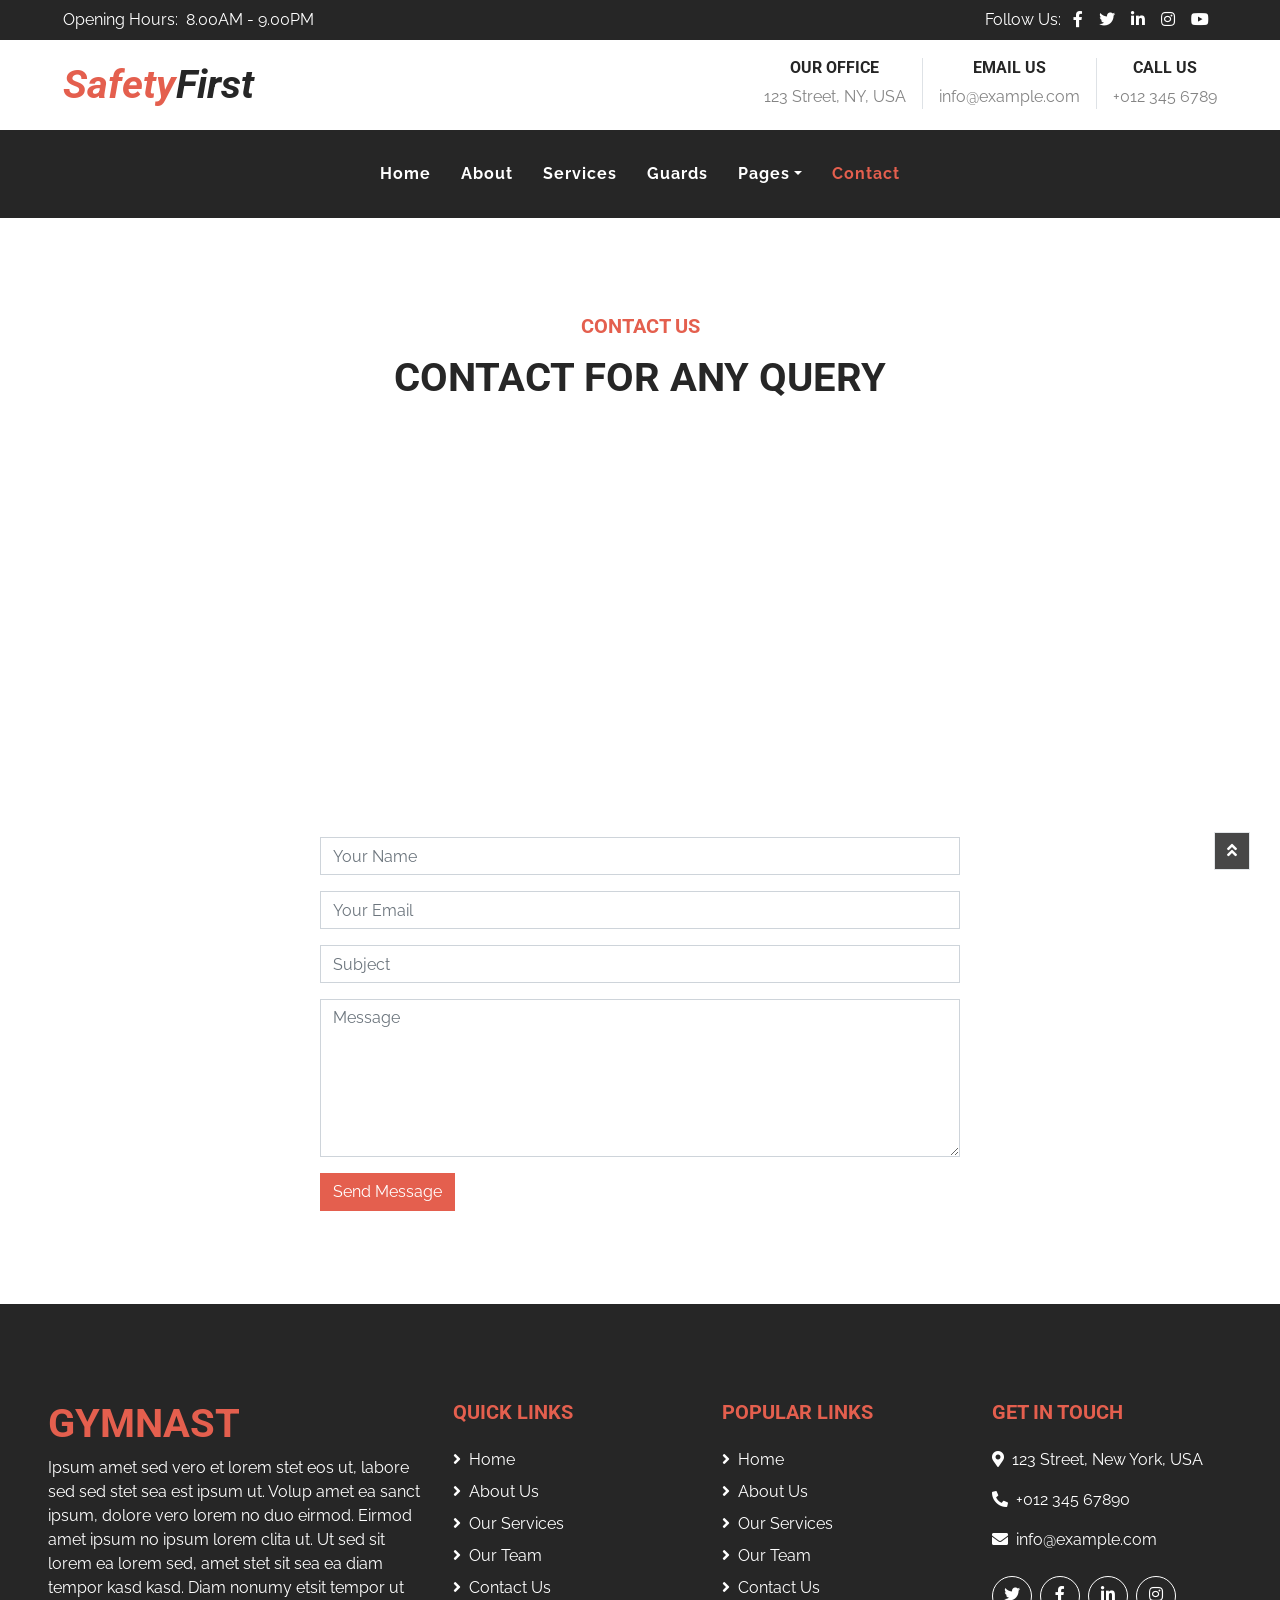
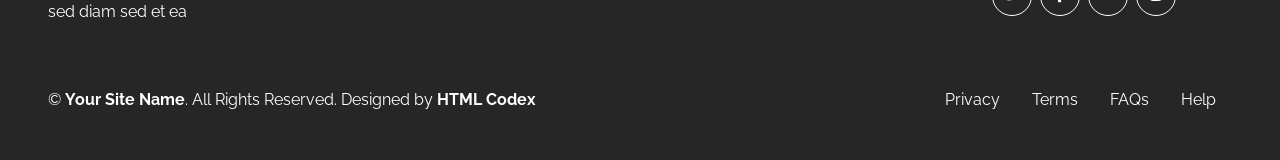
<file: contact.html>
<!DOCTYPE html>
<html lang="en">

<head>
    <meta charset="utf-8">
    <title>SafetyFir</title>
    <meta content="width=device-width, initial-scale=1.0" name="viewport">
    <meta content="Free Website Template" name="keywords">
    <meta content="Free Website Template" name="description">

    <!-- Favicon -->
    <link href="img/favicon.ico" rel="icon">

    <!-- Font Awesome -->
    <link href="https://cdnjs.cloudflare.com/ajax/libs/font-awesome/5.10.0/css/all.min.css" rel="stylesheet">

    <!-- Flaticon Font -->
    <link href="lib/flaticon/font/flaticon.css" rel="stylesheet">

    <!-- Libraries Stylesheet -->
    <link href="lib/owlcarousel/assets/owl.carousel.min.css" rel="stylesheet">

    <!-- Customized Bootstrap Stylesheet -->
    <link href="css/style.css" rel="stylesheet">
</head>

<body class="bg-white">
    <!-- Topbar Start -->
    <div class="container-fluid">
        <div class="row bg-secondary py-2 px-lg-5">
            <div class="col-lg-6 text-center text-lg-left">
                <div class="d-inline-flex align-items-center">
                    <p class="mr-2 mb-2 mb-lg-0 text-white">Opening Hours:</p>
                    <span class="mb-2 mb-lg-0 text-white">8.00AM - 9.00PM</span>
                </div>
            </div>
            <div class="col-lg-6 text-center text-lg-right">
                <div class="d-inline-flex align-items-center">
                    <p class="m-0 mr-1 text-white">Follow Us:</p>
                    <a class="text-white px-2" href="">
                        <i class="fab fa-facebook-f"></i>
                    </a>
                    <a class="text-white px-2" href="">
                        <i class="fab fa-twitter"></i>
                    </a>
                    <a class="text-white px-2" href="">
                        <i class="fab fa-linkedin-in"></i>
                    </a>
                    <a class="text-white px-2" href="">
                        <i class="fab fa-instagram"></i>
                    </a>
                    <a class="text-white px-2" href="">
                        <i class="fab fa-youtube"></i>
                    </a>
                </div>
            </div>
        </div>
        <div class="row py-3 px-lg-5">
            <div class="col-lg-4">
                <a href="" class="navbar-brand d-none d-lg-block">
                    <h1 class="m-0 display-5 text-capitalize font-italic"><span class="text-primary">Safety</span>First</h1>
                </a>
            </div>
            <div class="col-lg-8 text-center text-lg-right">
                <div class="d-inline-flex align-items-center">
                    <div class="d-inline-flex flex-column text-center pr-3 border-right">
                        <h6>Our Office</h6>
                        <p class="m-0">123 Street, NY, USA</p>
                    </div>
                    <div class="d-inline-flex flex-column text-center px-3 border-right">
                        <h6>Email Us</h6>
                        <p class="m-0">info@example.com</p>
                    </div>
                    <div class="d-inline-flex flex-column text-center pl-3">
                        <h6>Call Us</h6>
                        <p class="m-0">+012 345 6789</p>
                    </div>
                </div>
            </div>
        </div>
    </div>
    <!-- Topbar End -->


    <!-- Navbar Start -->
    <div class="container-fluid p-0 mb-5">
        <nav class="navbar navbar-expand-lg bg-secondary navbar-dark py-0">
            <a href="" class="navbar-brand d-block d-lg-none">
                <h1 class="m-0 display-5 text-capitalize font-italic text-white"><span class="text-primary">Safety</span>First</h1>
            </a>
            <button type="button" class="navbar-toggler" data-toggle="collapse" data-target="#navbarCollapse">
                <span class="navbar-toggler-icon"></span>
            </button>
            <div class="collapse navbar-collapse justify-content-between" id="navbarCollapse">
                <div class="navbar-nav m-auto py-4">
                    <a href="index.html" class="nav-item nav-link">Home</a>
                    <a href="about.html" class="nav-item nav-link">About</a>
                    <a href="service.html" class="nav-item nav-link">Services</a>
                    <a href="guard.html" class="nav-item nav-link">Guards</a>
                    <div class="nav-item dropdown">
                        <a href="#" class="nav-link dropdown-toggle" data-toggle="dropdown">Pages</a>
                        <div class="dropdown-menu text-capitalize">
                            <a href="blog.html" class="dropdown-item">Blog Grid</a>
                            <a href="single.html" class="dropdown-item">Blog Detail</a>
                        </div>
                    </div>
                    <a href="contact.html" class="nav-item nav-link active">Contact</a>
                </div>
            </div>
        </nav>
    </div>
    <!-- Navbar End -->


    <!-- Contact Start -->
    <div class="container-fluid pt-5">
        <div class="d-flex flex-column text-center mb-5">
            <h5 class="text-primary mb-3">Contact Us</h5>
            <h1 class="m-0">Contact For Any Query</h1>
        </div>
        <div class="row">
            <div class="col-12 p-0">
                <iframe style="width: 100%; height: 500px;" src="https://www.google.com/maps/embed?pb=!1m14!1m12!1m3!1d14157.311150600122!2d-58.98521620429129!3d-27.490179564198918!2m3!1f0!2f0!3f0!3m2!1i1024!2i768!4f13.1!5e0!3m2!1ses-419!2sar!4v1774191826500!5m2!1ses-419!2sarght=" frameborder="0" style="border:0;" allowfullscreen="" aria-hidden="false" tabindex="0"></iframe>
            </div>
            <div class="col-12">
                <div class="contact-form bg-white">
                    <div id="success"></div>
                    <form name="sentMessage" id="contactForm" novalidate="novalidate">
                        <div class="control-group">
                            <input type="text" class="form-control" id="name" placeholder="Your Name" required="required" data-validation-required-message="Please enter your name" />
                            <p class="help-block text-danger"></p>
                        </div>
                        <div class="control-group">
                            <input type="email" class="form-control" id="email" placeholder="Your Email" required="required" data-validation-required-message="Please enter your email" />
                            <p class="help-block text-danger"></p>
                        </div>
                        <div class="control-group">
                            <input type="text" class="form-control" id="subject" placeholder="Subject" required="required" data-validation-required-message="Please enter a subject" />
                            <p class="help-block text-danger"></p>
                        </div>
                        <div class="control-group">
                            <textarea class="form-control" rows="6" id="message" placeholder="Message" required="required" data-validation-required-message="Please enter your message"></textarea>
                            <p class="help-block text-danger"></p>
                        </div>
                        <div>
                            <button class="btn btn-primary" type="submit" id="sendMessageButton">Send Message</button>
                        </div>
                    </form>
                </div>
            </div>
        </div>
    </div>
    <!-- Contact End -->


    <!-- Footer Start -->
    <div class="container-fluid bg-secondary text-white mt-5 py-5 px-sm-3 px-md-5">
        <div class="row pt-5">
            <div class="col-lg-4 col-md-12 mb-5">
                <h1 class="display-5 text-primary">Gymnast</h1>
                <p class="m-0">Ipsum amet sed vero et lorem stet eos ut, labore sed sed stet sea est ipsum ut. Volup amet ea sanct ipsum, dolore vero lorem no duo eirmod. Eirmod amet ipsum no ipsum lorem clita ut. Ut sed sit lorem ea lorem sed, amet stet sit sea ea diam tempor kasd kasd. Diam nonumy etsit tempor ut sed diam sed et ea</p>
            </div>
            <div class="col-lg-8 col-md-12">
                <div class="row">
                    <div class="col-md-4 mb-5">
                        <h5 class="text-primary mb-4">Quick Links</h5>
                        <div class="d-flex flex-column justify-content-start">
                            <a class="text-white mb-2" href="#"><i class="fa fa-angle-right mr-2"></i>Home</a>
                            <a class="text-white mb-2" href="#"><i class="fa fa-angle-right mr-2"></i>About Us</a>
                            <a class="text-white mb-2" href="#"><i class="fa fa-angle-right mr-2"></i>Our Services</a>
                            <a class="text-white mb-2" href="#"><i class="fa fa-angle-right mr-2"></i>Our Team</a>
                            <a class="text-white" href="#"><i class="fa fa-angle-right mr-2"></i>Contact Us</a>
                        </div>
                    </div>
                    <div class="col-md-4 mb-5">
                        <h5 class="text-primary mb-4">Popular Links</h5>
                        <div class="d-flex flex-column justify-content-start">
                            <a class="text-white mb-2" href="#"><i class="fa fa-angle-right mr-2"></i>Home</a>
                            <a class="text-white mb-2" href="#"><i class="fa fa-angle-right mr-2"></i>About Us</a>
                            <a class="text-white mb-2" href="#"><i class="fa fa-angle-right mr-2"></i>Our Services</a>
                            <a class="text-white mb-2" href="#"><i class="fa fa-angle-right mr-2"></i>Our Team</a>
                            <a class="text-white" href="#"><i class="fa fa-angle-right mr-2"></i>Contact Us</a>
                        </div>
                    </div>
                    <div class="col-md-4 mb-5">
                        <h5 class="text-primary mb-4">Get In Touch</h5>
                        <p><i class="fa fa-map-marker-alt mr-2"></i>123 Street, New York, USA</p>
                        <p><i class="fa fa-phone-alt mr-2"></i>+012 345 67890</p>
                        <p><i class="fa fa-envelope mr-2"></i>info@example.com</p>
                        <div class="d-flex justify-content-start mt-4">
                            <a class="btn btn-outline-light rounded-circle text-center mr-2 px-0" style="width: 40px; height: 40px;" href="#"><i class="fab fa-twitter"></i></a>
                            <a class="btn btn-outline-light rounded-circle text-center mr-2 px-0" style="width: 40px; height: 40px;" href="#"><i class="fab fa-facebook-f"></i></a>
                            <a class="btn btn-outline-light rounded-circle text-center mr-2 px-0" style="width: 40px; height: 40px;" href="#"><i class="fab fa-linkedin-in"></i></a>
                            <a class="btn btn-outline-light rounded-circle text-center mr-2 px-0" style="width: 40px; height: 40px;" href="#"><i class="fab fa-instagram"></i></a>
                        </div>
                    </div>
                </div>
            </div>
        </div>
        <div class="row pt-3">
            <div class="col-md-6 text-center text-md-left mb-3 mb-md-0">
                <p class="m-0 text-white">
                    &copy; <a class="text-white font-weight-bold" href="#">Your Site Name</a>. All Rights Reserved. Designed by
                    <a class="text-white font-weight-bold" href="https://htmlcodex.com">HTML Codex</a>
                </p>
            </div>
            <div class="col-md-6 text-center text-md-right">
                <ul class="nav d-inline-flex">
                    <li class="nav-item">
                        <a class="nav-link text-white py-0" href="#">Privacy</a>
                    </li>
                    <li class="nav-item">
                        <a class="nav-link text-white py-0" href="#">Terms</a>
                    </li>
                    <li class="nav-item">
                        <a class="nav-link text-white py-0" href="#">FAQs</a>
                    </li>
                    <li class="nav-item">
                        <a class="nav-link text-white py-0" href="#">Help</a>
                    </li>
                </ul>
            </div>
        </div>
    </div>
    <!-- Footer End -->


    <!-- Back to Top -->
    <a href="#" class="btn btn-secondary border back-to-top"><i class="fa fa-angle-double-up"></i></a>


    <!-- JavaScript Libraries -->
    <script src="https://code.jquery.com/jquery-3.4.1.min.js"></script>
    <script src="https://stackpath.bootstrapcdn.com/bootstrap/4.4.1/js/bootstrap.bundle.min.js"></script>
    <script src="lib/easing/easing.min.js"></script>
    <script src="lib/waypoints/waypoints.min.js"></script>
    <script src="lib/counterup/counterup.min.js"></script>
    <script src="lib/owlcarousel/owl.carousel.min.js"></script>

    <!-- Contact Javascript File -->
    <script src="mail/jqBootstrapValidation.min.js"></script>
    <script src="mail/contact.js"></script>

    <!-- Template Javascript -->
    <script src="js/main.js"></script>
</body>

</html>
</file>
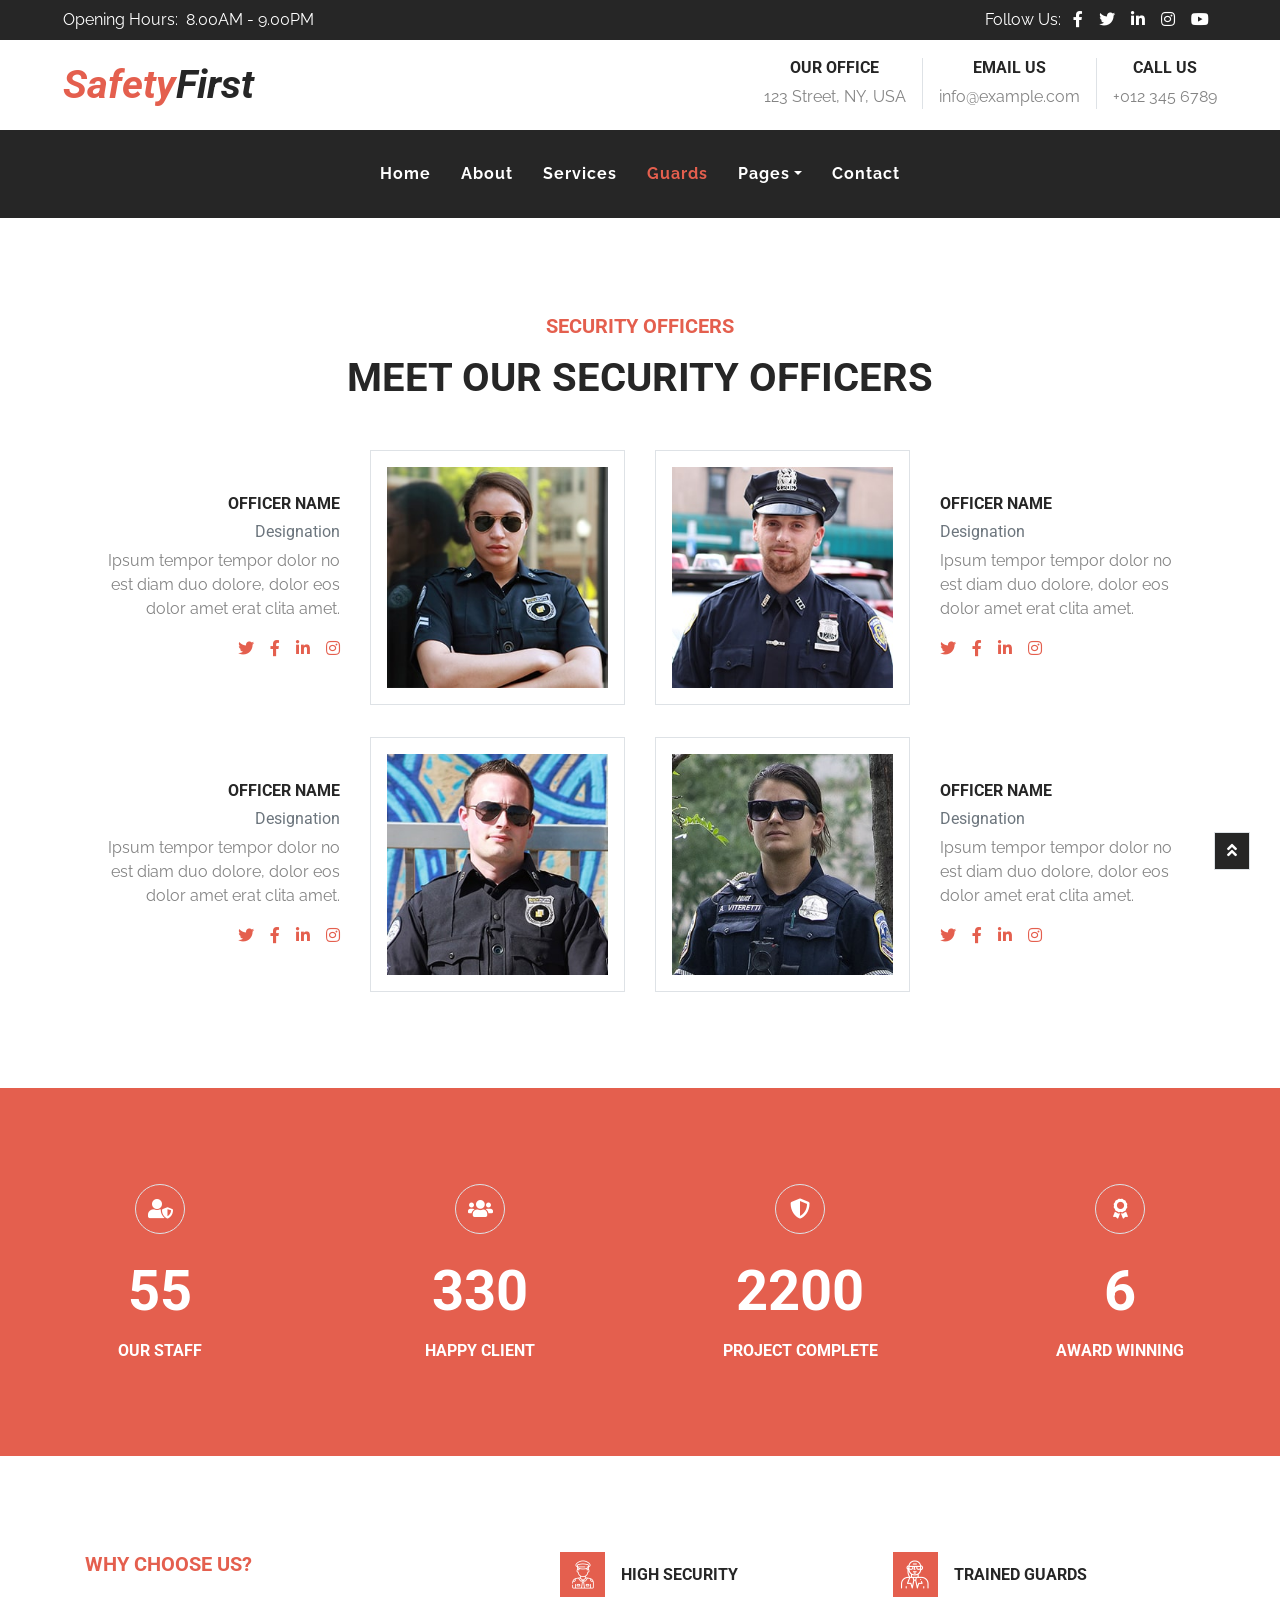
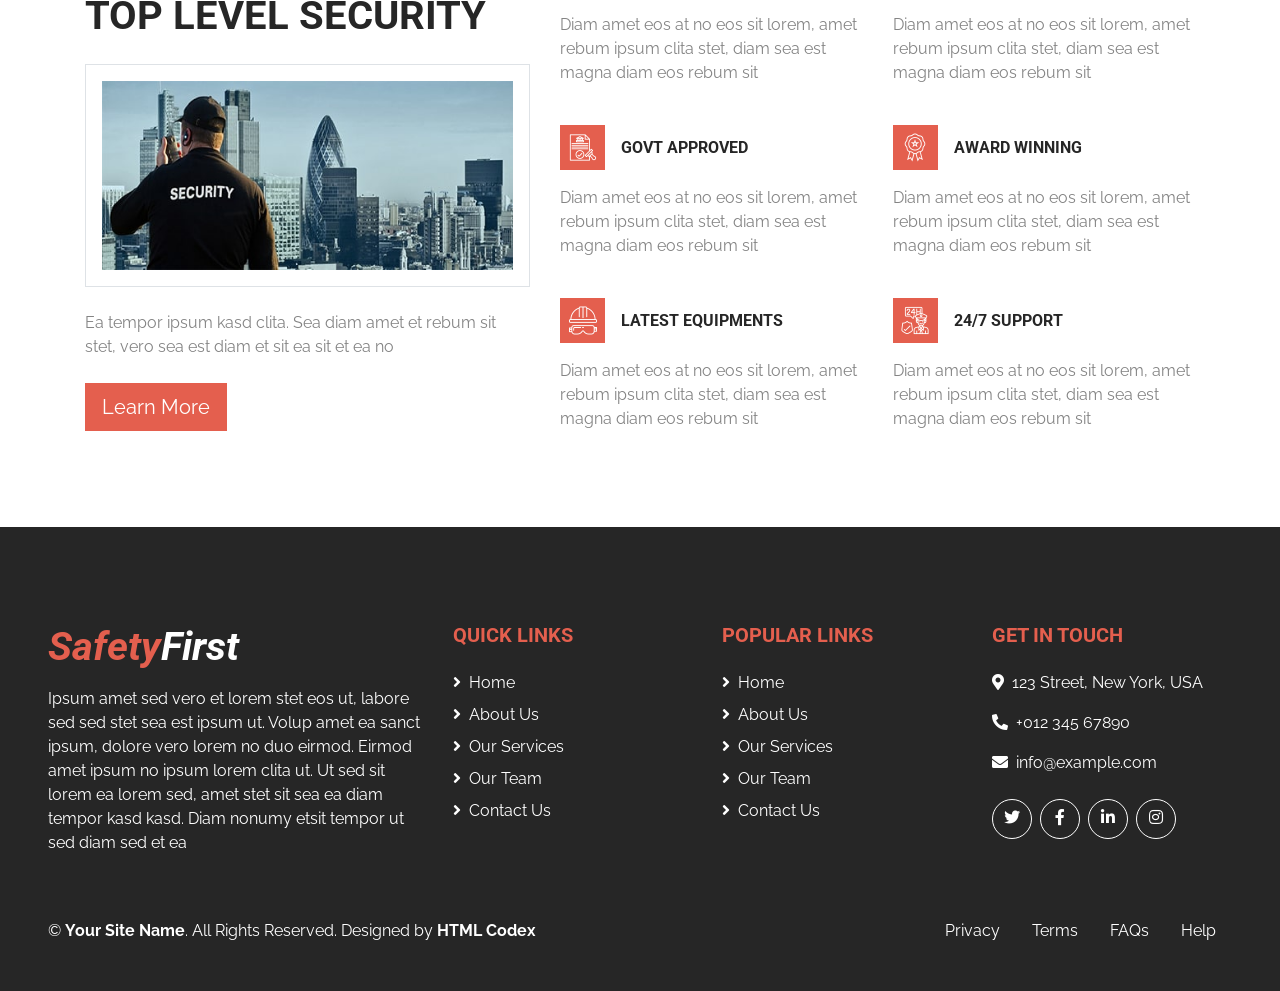
<file: guard.html>
<!DOCTYPE html>
<html lang="en">

<head>
    <meta charset="utf-8">
    <title>SafetyFirst - Security Guard Website Template</title>
    <meta content="width=device-width, initial-scale=1.0" name="viewport">
    <meta content="Free Website Template" name="keywords">
    <meta content="Free Website Template" name="description">

    <!-- Favicon -->
    <link href="img/favicon.ico" rel="icon">

    <!-- Font Awesome -->
    <link href="https://cdnjs.cloudflare.com/ajax/libs/font-awesome/5.10.0/css/all.min.css" rel="stylesheet">

    <!-- Flaticon Font -->
    <link href="lib/flaticon/font/flaticon.css" rel="stylesheet">

    <!-- Libraries Stylesheet -->
    <link href="lib/owlcarousel/assets/owl.carousel.min.css" rel="stylesheet">

    <!-- Customized Bootstrap Stylesheet -->
    <link href="css/style.css" rel="stylesheet">
</head>

<body class="bg-white">
    <!-- Topbar Start -->
    <div class="container-fluid">
        <div class="row bg-secondary py-2 px-lg-5">
            <div class="col-lg-6 text-center text-lg-left">
                <div class="d-inline-flex align-items-center">
                    <p class="mr-2 mb-2 mb-lg-0 text-white">Opening Hours:</p>
                    <span class="mb-2 mb-lg-0 text-white">8.00AM - 9.00PM</span>
                </div>
            </div>
            <div class="col-lg-6 text-center text-lg-right">
                <div class="d-inline-flex align-items-center">
                    <p class="m-0 mr-1 text-white">Follow Us:</p>
                    <a class="text-white px-2" href="">
                        <i class="fab fa-facebook-f"></i>
                    </a>
                    <a class="text-white px-2" href="">
                        <i class="fab fa-twitter"></i>
                    </a>
                    <a class="text-white px-2" href="">
                        <i class="fab fa-linkedin-in"></i>
                    </a>
                    <a class="text-white px-2" href="">
                        <i class="fab fa-instagram"></i>
                    </a>
                    <a class="text-white px-2" href="">
                        <i class="fab fa-youtube"></i>
                    </a>
                </div>
            </div>
        </div>
        <div class="row py-3 px-lg-5">
            <div class="col-lg-4">
                <a href="" class="navbar-brand d-none d-lg-block">
                    <h1 class="m-0 display-5 text-capitalize font-italic"><span class="text-primary">Safety</span>First</h1>
                </a>
            </div>
            <div class="col-lg-8 text-center text-lg-right">
                <div class="d-inline-flex align-items-center">
                    <div class="d-inline-flex flex-column text-center pr-3 border-right">
                        <h6>Our Office</h6>
                        <p class="m-0">123 Street, NY, USA</p>
                    </div>
                    <div class="d-inline-flex flex-column text-center px-3 border-right">
                        <h6>Email Us</h6>
                        <p class="m-0">info@example.com</p>
                    </div>
                    <div class="d-inline-flex flex-column text-center pl-3">
                        <h6>Call Us</h6>
                        <p class="m-0">+012 345 6789</p>
                    </div>
                </div>
            </div>
        </div>
    </div>
    <!-- Topbar End -->


    <!-- Navbar Start -->
    <div class="container-fluid p-0 mb-5">
        <nav class="navbar navbar-expand-lg bg-secondary navbar-dark py-0">
            <a href="" class="navbar-brand d-block d-lg-none">
                <h1 class="m-0 display-5 text-capitalize font-italic text-white"><span class="text-primary">Safety</span>First</h1>
            </a>
            <button type="button" class="navbar-toggler" data-toggle="collapse" data-target="#navbarCollapse">
                <span class="navbar-toggler-icon"></span>
            </button>
            <div class="collapse navbar-collapse justify-content-between" id="navbarCollapse">
                <div class="navbar-nav m-auto py-4">
                    <a href="index.html" class="nav-item nav-link">Home</a>
                    <a href="about.html" class="nav-item nav-link">About</a>
                    <a href="service.html" class="nav-item nav-link">Services</a>
                    <a href="guard.html" class="nav-item nav-link active">Guards</a>
                    <div class="nav-item dropdown">
                        <a href="#" class="nav-link dropdown-toggle" data-toggle="dropdown">Pages</a>
                        <div class="dropdown-menu text-capitalize">
                            <a href="blog.html" class="dropdown-item">Blog Grid</a>
                            <a href="single.html" class="dropdown-item">Blog Detail</a>
                        </div>
                    </div>
                    <a href="contact.html" class="nav-item nav-link">Contact</a>
                </div>
            </div>
        </nav>
    </div>
    <!-- Navbar End -->


    <!-- Team Start -->
    <div class="container pt-5 pb-3">
        <div class="d-flex flex-column text-center mb-5">
            <h5 class="text-primary mb-3">Security Officers</h5>
            <h1 class="m-0">Meet Our Security Officers</h1>
        </div>
        <div class="row">
            <div class="col-lg-6 mb-4">
                <div class="row mb-2 align-items-center">
                    <div class="col-6 text-right">
                        <h6>Officer Name</h6>
                        <h6 class="text-muted font-weight-normal text-capitalize mb-2">Designation</h6>
                        <p>Ipsum tempor tempor dolor no est diam duo dolore, dolor eos dolor amet erat clita amet.</p>
                        <div class="d-flex justify-content-end">
                            <a href=""><i class="fab fa-twitter mr-3"></i></a>
                            <a href=""><i class="fab fa-facebook-f mr-3"></i></a>
                            <a href=""><i class="fab fa-linkedin-in mr-3"></i></a>
                            <a href=""><i class="fab fa-instagram"></i></a>
                        </div>
                    </div>
                    <div class="col-6">
                        <img class="img-thumbnail p-3" src="img/team-1.jpg" alt="Image">
                    </div>
                </div>
            </div>
            <div class="col-lg-6 mb-4">
                <div class="row mb-2 align-items-center">
                    <div class="col-6">
                        <img class="img-thumbnail p-3" src="img/team-2.jpg" alt="Image">
                    </div>
                    <div class="col-6 text-left">
                        <h6>Officer Name</h6>
                        <h6 class="text-muted font-weight-normal text-capitalize mb-2">Designation</h6>
                        <p>Ipsum tempor tempor dolor no est diam duo dolore, dolor eos dolor amet erat clita amet.</p>
                        <div class="d-flex justify-content-start">
                            <a href=""><i class="fab fa-twitter mr-3"></i></a>
                            <a href=""><i class="fab fa-facebook-f mr-3"></i></a>
                            <a href=""><i class="fab fa-linkedin-in mr-3"></i></a>
                            <a href=""><i class="fab fa-instagram"></i></a>
                        </div>
                    </div>
                </div>
            </div>
            <div class="col-lg-6 mb-4">
                <div class="row mb-2 align-items-center">
                    <div class="col-6 text-right">
                        <h6>Officer Name</h6>
                        <h6 class="text-muted font-weight-normal text-capitalize mb-2">Designation</h6>
                        <p>Ipsum tempor tempor dolor no est diam duo dolore, dolor eos dolor amet erat clita amet.</p>
                        <div class="d-flex justify-content-end">
                            <a href=""><i class="fab fa-twitter mr-3"></i></a>
                            <a href=""><i class="fab fa-facebook-f mr-3"></i></a>
                            <a href=""><i class="fab fa-linkedin-in mr-3"></i></a>
                            <a href=""><i class="fab fa-instagram"></i></a>
                        </div>
                    </div>
                    <div class="col-6">
                        <img class="img-thumbnail p-3" src="img/team-3.jpg" alt="Image">
                    </div>
                </div>
            </div>
            <div class="col-lg-6 mb-4">
                <div class="row mb-2 align-items-center">
                    <div class="col-6">
                        <img class="img-thumbnail p-3" src="img/team-4.jpg" alt="Image">
                    </div>
                    <div class="col-6 text-left">
                        <h6>Officer Name</h6>
                        <h6 class="text-muted font-weight-normal text-capitalize mb-2">Designation</h6>
                        <p>Ipsum tempor tempor dolor no est diam duo dolore, dolor eos dolor amet erat clita amet.</p>
                        <div class="d-flex justify-content-start">
                            <a href=""><i class="fab fa-twitter mr-3"></i></a>
                            <a href=""><i class="fab fa-facebook-f mr-3"></i></a>
                            <a href=""><i class="fab fa-linkedin-in mr-3"></i></a>
                            <a href=""><i class="fab fa-instagram"></i></a>
                        </div>
                    </div>
                </div>
            </div>
        </div>
    </div>
    <!-- Team End -->


    <!-- Facts Start -->
    <div class="container-fluid bg-primary my-5 py-5 text-center">
        <div class="row pt-5">
            <div class="col-lg-3 col-sm-6 mb-5">
                <h5 class="fa fa-user-shield mb-4 d-inline-flex align-items-center justify-content-center border rounded-circle text-white" style="width: 50px; height: 50px;"></h5>
                <h4 class="display-4 text-white mb-3" data-toggle="counter-up">250</h4>
                <h6 class="text-white m-0">Our Staff</h6>
            </div>
            <div class="col-lg-3 col-sm-6 mb-5">
                <h5 class="fa fa-users mb-4 d-inline-flex align-items-center justify-content-center border rounded-circle text-white" style="width: 50px; height: 50px;"></h5>
                <h4 class="display-4 text-white mb-3" data-toggle="counter-up">1500</h4>
                <h6 class="text-white m-0">Happy Client</h6>
            </div>
            <div class="col-lg-3 col-sm-6 mb-5">
                <h5 class="fa fa-shield-alt mb-4 d-inline-flex align-items-center justify-content-center border rounded-circle text-white" style="width: 50px; height: 50px;"></h5>
                <h4 class="display-4 text-white mb-3" data-toggle="counter-up">10000</h4>
                <h6 class="text-white m-0">Project Complete</h6>
            </div>
            <div class="col-lg-3 col-sm-6 mb-5">
                <h5 class="fa fa-award mb-4 d-inline-flex align-items-center justify-content-center border rounded-circle text-white" style="width: 50px; height: 50px;"></h5>
                <h4 class="display-4 text-white mb-3" data-toggle="counter-up">25</h4>
                <h6 class="text-white m-0">Award Winning</h6>
            </div>
        </div>
    </div>
    <!-- Facts End -->


    <!-- Features Start -->
    <div class="container pt-5">
        <div class="row">
            <div class="col-lg-5 mb-5">
                <h5 class="text-primary mb-3">Why Choose Us?</h5>
                <h1 class="mb-4">Top Level Security</h1>
                <img class="img-thumbnail mb-4 p-3" src="img/feature.jpg" alt="Image">
                <p>
                    Ea tempor ipsum kasd clita. Sea diam amet et rebum sit stet, vero sea est diam et sit ea sit et ea no
                </p>
                <a href="" class="btn btn-lg btn-primary mt-2">Learn More</a>
            </div>
            <div class="col-lg-7">
                <div class="row">
                    <div class="col-md-6 mb-4">
                        <div class="d-flex flex-column">
                            <div class="d-flex align-items-center mb-3">
                                <h3 class="flaticon-policeman font-weight-normal d-flex flex-shrink-0 align-items-center justify-content-center bg-primary text-white m-0 mr-3" style="width: 45px; height: 45px;"></h3>
                                <h6 class="text-truncate m-0">High Security</h6>
                            </div>
                            <p>Diam amet eos at no eos sit lorem, amet rebum ipsum clita stet, diam sea est magna diam eos rebum sit</p>
                        </div>
                    </div>
                    <div class="col-md-6 mb-4">
                        <div class="d-flex flex-column">
                            <div class="d-flex align-items-center mb-3">
                                <h3 class="flaticon-bodyguard font-weight-normal d-flex flex-shrink-0 align-items-center justify-content-center bg-primary text-white m-0 mr-3" style="width: 45px; height: 45px;"></h3>
                                <h6 class="text-truncate m-0">Trained Guards</h6>
                            </div>
                            <p>Diam amet eos at no eos sit lorem, amet rebum ipsum clita stet, diam sea est magna diam eos rebum sit</p>
                        </div>
                    </div>
                    <div class="col-md-6 mb-4">
                        <div class="d-flex flex-column">
                            <div class="d-flex align-items-center mb-3">
                                <h3 class="flaticon-approved font-weight-normal d-flex flex-shrink-0 align-items-center justify-content-center bg-primary text-white m-0 mr-3" style="width: 45px; height: 45px;"></h3>
                                <h6 class="text-truncate m-0">Govt Approved</h6>
                            </div>
                            <p>Diam amet eos at no eos sit lorem, amet rebum ipsum clita stet, diam sea est magna diam eos rebum sit</p>
                        </div>
                    </div>
                    <div class="col-md-6 mb-4">
                        <div class="d-flex flex-column">
                            <div class="d-flex align-items-center mb-3">
                                <h3 class="flaticon-medal font-weight-normal d-flex flex-shrink-0 align-items-center justify-content-center bg-primary text-white m-0 mr-3" style="width: 45px; height: 45px;"></h3>
                                <h6 class="text-truncate m-0">Award Winning</h6>
                            </div>
                            <p>Diam amet eos at no eos sit lorem, amet rebum ipsum clita stet, diam sea est magna diam eos rebum sit</p>
                        </div>
                    </div>
                    <div class="col-md-6 mb-4">
                        <div class="d-flex flex-column">
                            <div class="d-flex align-items-center mb-3">
                                <h3 class="flaticon-helmet font-weight-normal d-flex flex-shrink-0 align-items-center justify-content-center bg-primary text-white m-0 mr-3" style="width: 45px; height: 45px;"></h3>
                                <h6 class="text-truncate m-0">Latest Equipments</h6>
                            </div>
                            <p>Diam amet eos at no eos sit lorem, amet rebum ipsum clita stet, diam sea est magna diam eos rebum sit</p>
                        </div>
                    </div>
                    <div class="col-md-6 mb-4">
                        <div class="d-flex flex-column">
                            <div class="d-flex align-items-center mb-3">
                                <h3 class="flaticon-surveillance font-weight-normal d-flex flex-shrink-0 align-items-center justify-content-center bg-primary text-white m-0 mr-3" style="width: 45px; height: 45px;"></h3>
                                <h6 class="text-truncate m-0">24/7 Support</h6>
                            </div>
                            <p>Diam amet eos at no eos sit lorem, amet rebum ipsum clita stet, diam sea est magna diam eos rebum sit</p>
                        </div>
                    </div>
                </div>
            </div>
        </div>
    </div>
    <!-- Features End -->


    <!-- Footer Start -->
    <div class="container-fluid bg-secondary text-white mt-5 py-5 px-sm-3 px-md-5">
        <div class="row pt-5">
            <div class="col-lg-4 col-md-12 mb-5">
                <h1 class="mb-3 display-5 text-capitalize font-italic text-white"><span class="text-primary">Safety</span>First</h1>
                <p class="m-0">Ipsum amet sed vero et lorem stet eos ut, labore sed sed stet sea est ipsum ut. Volup amet ea sanct ipsum, dolore vero lorem no duo eirmod. Eirmod amet ipsum no ipsum lorem clita ut. Ut sed sit lorem ea lorem sed, amet stet sit sea ea diam tempor kasd kasd. Diam nonumy etsit tempor ut sed diam sed et ea</p>
            </div>
            <div class="col-lg-8 col-md-12">
                <div class="row">
                    <div class="col-md-4 mb-5">
                        <h5 class="text-primary mb-4">Quick Links</h5>
                        <div class="d-flex flex-column justify-content-start">
                            <a class="text-white mb-2" href="#"><i class="fa fa-angle-right mr-2"></i>Home</a>
                            <a class="text-white mb-2" href="#"><i class="fa fa-angle-right mr-2"></i>About Us</a>
                            <a class="text-white mb-2" href="#"><i class="fa fa-angle-right mr-2"></i>Our Services</a>
                            <a class="text-white mb-2" href="#"><i class="fa fa-angle-right mr-2"></i>Our Team</a>
                            <a class="text-white" href="#"><i class="fa fa-angle-right mr-2"></i>Contact Us</a>
                        </div>
                    </div>
                    <div class="col-md-4 mb-5">
                        <h5 class="text-primary mb-4">Popular Links</h5>
                        <div class="d-flex flex-column justify-content-start">
                            <a class="text-white mb-2" href="#"><i class="fa fa-angle-right mr-2"></i>Home</a>
                            <a class="text-white mb-2" href="#"><i class="fa fa-angle-right mr-2"></i>About Us</a>
                            <a class="text-white mb-2" href="#"><i class="fa fa-angle-right mr-2"></i>Our Services</a>
                            <a class="text-white mb-2" href="#"><i class="fa fa-angle-right mr-2"></i>Our Team</a>
                            <a class="text-white" href="#"><i class="fa fa-angle-right mr-2"></i>Contact Us</a>
                        </div>
                    </div>
                    <div class="col-md-4 mb-5">
                        <h5 class="text-primary mb-4">Get In Touch</h5>
                        <p><i class="fa fa-map-marker-alt mr-2"></i>123 Street, New York, USA</p>
                        <p><i class="fa fa-phone-alt mr-2"></i>+012 345 67890</p>
                        <p><i class="fa fa-envelope mr-2"></i>info@example.com</p>
                        <div class="d-flex justify-content-start mt-4">
                            <a class="btn btn-outline-light rounded-circle text-center mr-2 px-0" style="width: 40px; height: 40px;" href="#"><i class="fab fa-twitter"></i></a>
                            <a class="btn btn-outline-light rounded-circle text-center mr-2 px-0" style="width: 40px; height: 40px;" href="#"><i class="fab fa-facebook-f"></i></a>
                            <a class="btn btn-outline-light rounded-circle text-center mr-2 px-0" style="width: 40px; height: 40px;" href="#"><i class="fab fa-linkedin-in"></i></a>
                            <a class="btn btn-outline-light rounded-circle text-center mr-2 px-0" style="width: 40px; height: 40px;" href="#"><i class="fab fa-instagram"></i></a>
                        </div>
                    </div>
                </div>
            </div>
        </div>
        <div class="row pt-3">
            <div class="col-md-6 text-center text-md-left mb-3 mb-md-0">
                <p class="m-0 text-white">
                    &copy; <a class="text-white font-weight-bold" href="#">Your Site Name</a>. All Rights Reserved. Designed by
                    <a class="text-white font-weight-bold" href="https://htmlcodex.com">HTML Codex</a>
                </p>
            </div>
            <div class="col-md-6 text-center text-md-right">
                <ul class="nav d-inline-flex">
                    <li class="nav-item">
                        <a class="nav-link text-white py-0" href="#">Privacy</a>
                    </li>
                    <li class="nav-item">
                        <a class="nav-link text-white py-0" href="#">Terms</a>
                    </li>
                    <li class="nav-item">
                        <a class="nav-link text-white py-0" href="#">FAQs</a>
                    </li>
                    <li class="nav-item">
                        <a class="nav-link text-white py-0" href="#">Help</a>
                    </li>
                </ul>
            </div>
        </div>
    </div>
    <!-- Footer End -->


    <!-- Back to Top -->
    <a href="#" class="btn btn-secondary border back-to-top"><i class="fa fa-angle-double-up"></i></a>


    <!-- JavaScript Libraries -->
    <script src="https://code.jquery.com/jquery-3.4.1.min.js"></script>
    <script src="https://stackpath.bootstrapcdn.com/bootstrap/4.4.1/js/bootstrap.bundle.min.js"></script>
    <script src="lib/easing/easing.min.js"></script>
    <script src="lib/waypoints/waypoints.min.js"></script>
    <script src="lib/counterup/counterup.min.js"></script>
    <script src="lib/owlcarousel/owl.carousel.min.js"></script>

    <!-- Contact Javascript File -->
    <script src="mail/jqBootstrapValidation.min.js"></script>
    <script src="mail/contact.js"></script>

    <!-- Template Javascript -->
    <script src="js/main.js"></script>
</body>

</html>
</file>
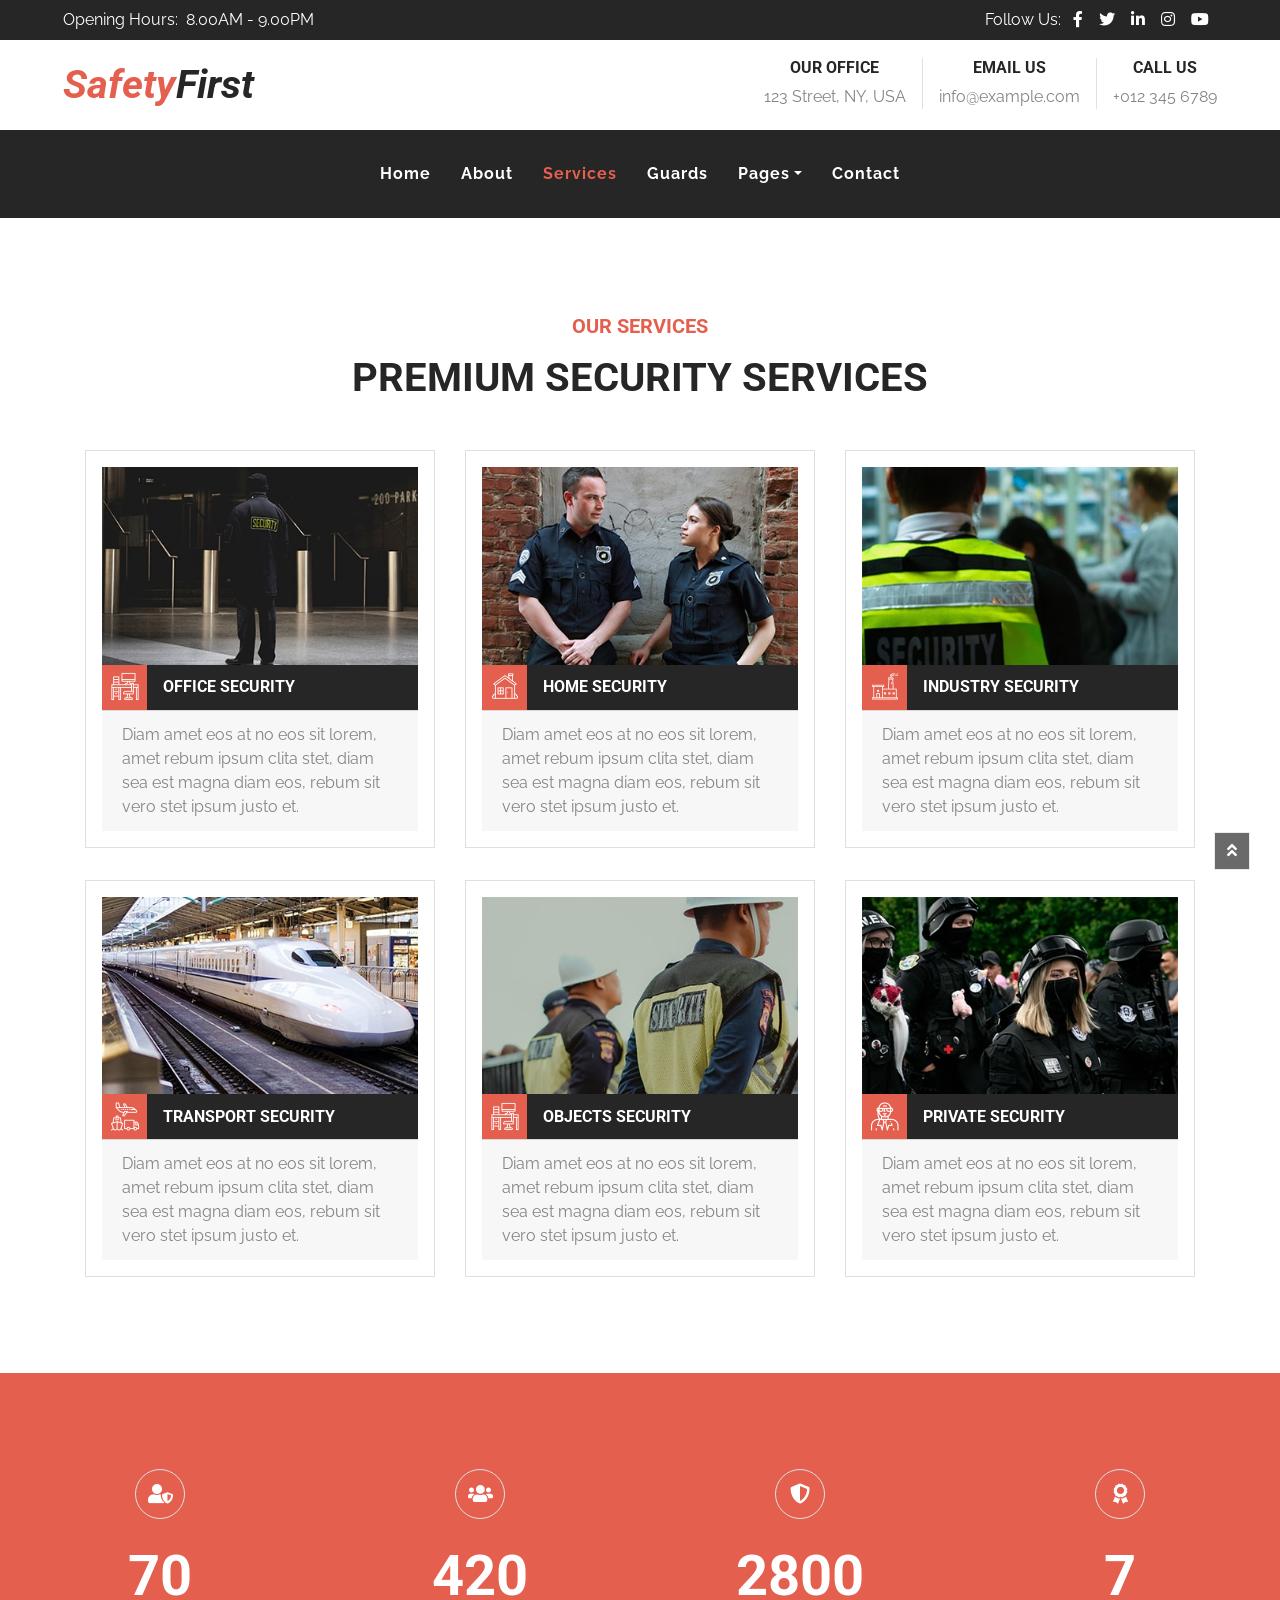
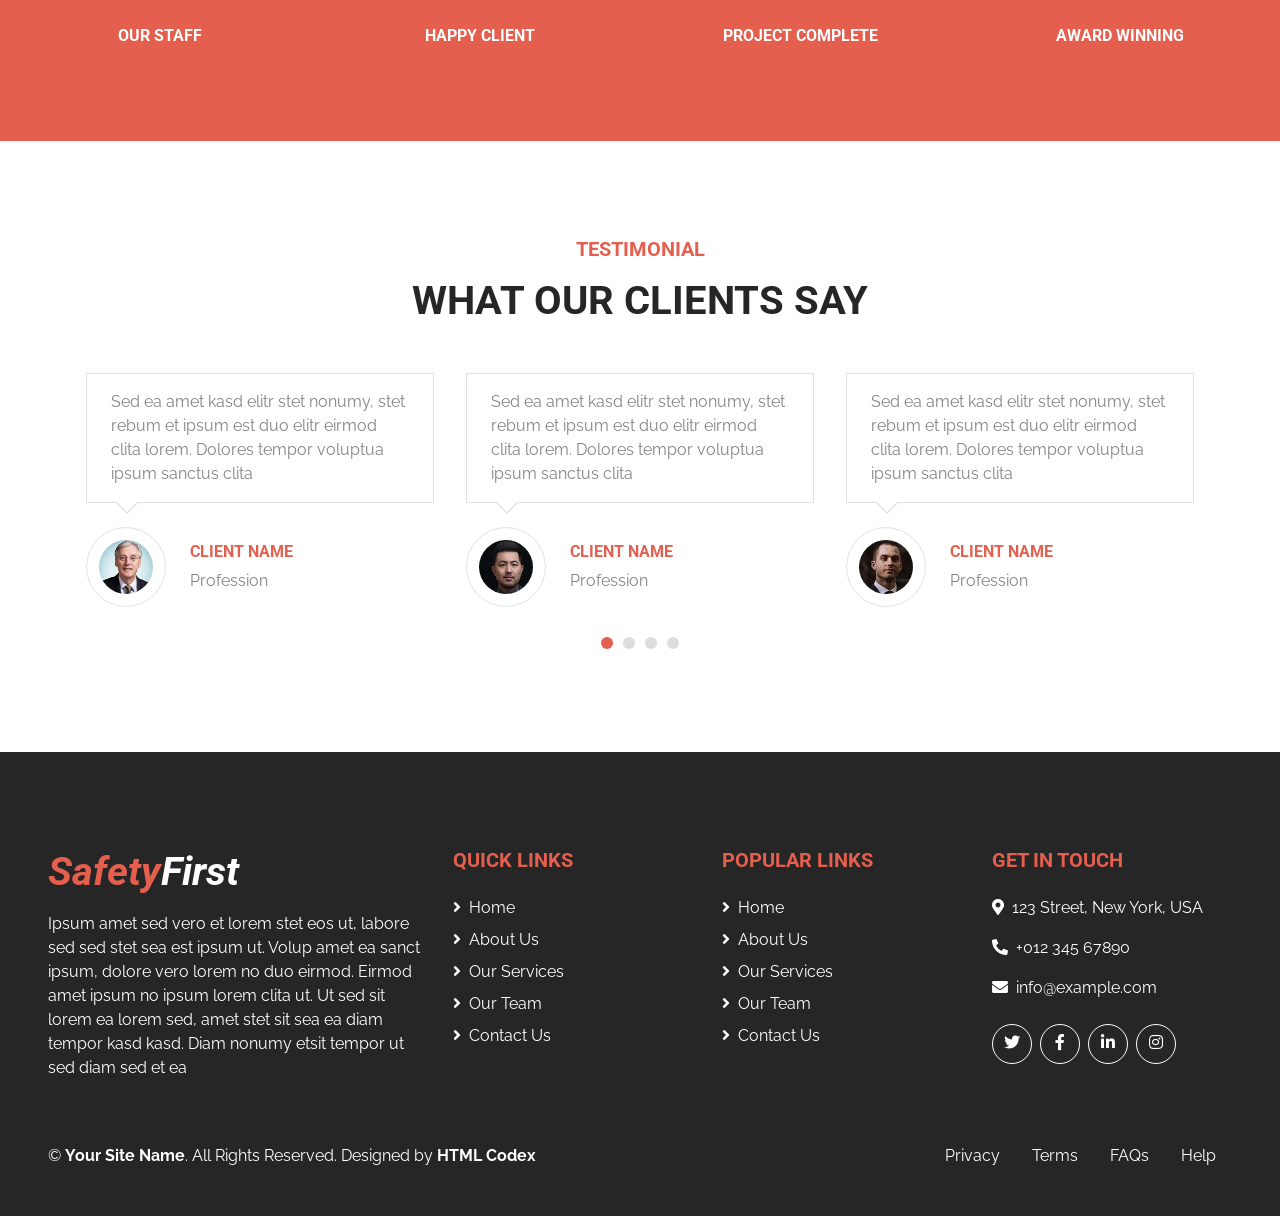
<file: service.html>
<!DOCTYPE html>
<html lang="en">

<head>
    <meta charset="utf-8">
    <title>SafetyFirst - Security Guard Website Template</title>
    <meta content="width=device-width, initial-scale=1.0" name="viewport">
    <meta content="Free Website Template" name="keywords">
    <meta content="Free Website Template" name="description">

    <!-- Favicon -->
    <link href="img/favicon.ico" rel="icon">

    <!-- Font Awesome -->
    <link href="https://cdnjs.cloudflare.com/ajax/libs/font-awesome/5.10.0/css/all.min.css" rel="stylesheet">

    <!-- Flaticon Font -->
    <link href="lib/flaticon/font/flaticon.css" rel="stylesheet">

    <!-- Libraries Stylesheet -->
    <link href="lib/owlcarousel/assets/owl.carousel.min.css" rel="stylesheet">

    <!-- Customized Bootstrap Stylesheet -->
    <link href="css/style.css" rel="stylesheet">
</head>

<body class="bg-white">
    <!-- Topbar Start -->
    <div class="container-fluid">
        <div class="row bg-secondary py-2 px-lg-5">
            <div class="col-lg-6 text-center text-lg-left">
                <div class="d-inline-flex align-items-center">
                    <p class="mr-2 mb-2 mb-lg-0 text-white">Opening Hours:</p>
                    <span class="mb-2 mb-lg-0 text-white">8.00AM - 9.00PM</span>
                </div>
            </div>
            <div class="col-lg-6 text-center text-lg-right">
                <div class="d-inline-flex align-items-center">
                    <p class="m-0 mr-1 text-white">Follow Us:</p>
                    <a class="text-white px-2" href="">
                        <i class="fab fa-facebook-f"></i>
                    </a>
                    <a class="text-white px-2" href="">
                        <i class="fab fa-twitter"></i>
                    </a>
                    <a class="text-white px-2" href="">
                        <i class="fab fa-linkedin-in"></i>
                    </a>
                    <a class="text-white px-2" href="">
                        <i class="fab fa-instagram"></i>
                    </a>
                    <a class="text-white px-2" href="">
                        <i class="fab fa-youtube"></i>
                    </a>
                </div>
            </div>
        </div>
        <div class="row py-3 px-lg-5">
            <div class="col-lg-4">
                <a href="" class="navbar-brand d-none d-lg-block">
                    <h1 class="m-0 display-5 text-capitalize font-italic"><span class="text-primary">Safety</span>First</h1>
                </a>
            </div>
            <div class="col-lg-8 text-center text-lg-right">
                <div class="d-inline-flex align-items-center">
                    <div class="d-inline-flex flex-column text-center pr-3 border-right">
                        <h6>Our Office</h6>
                        <p class="m-0">123 Street, NY, USA</p>
                    </div>
                    <div class="d-inline-flex flex-column text-center px-3 border-right">
                        <h6>Email Us</h6>
                        <p class="m-0">info@example.com</p>
                    </div>
                    <div class="d-inline-flex flex-column text-center pl-3">
                        <h6>Call Us</h6>
                        <p class="m-0">+012 345 6789</p>
                    </div>
                </div>
            </div>
        </div>
    </div>
    <!-- Topbar End -->


    <!-- Navbar Start -->
    <div class="container-fluid p-0 mb-5">
        <nav class="navbar navbar-expand-lg bg-secondary navbar-dark py-0">
            <a href="" class="navbar-brand d-block d-lg-none">
                <h1 class="m-0 display-5 text-capitalize font-italic text-white"><span class="text-primary">Safety</span>First</h1>
            </a>
            <button type="button" class="navbar-toggler" data-toggle="collapse" data-target="#navbarCollapse">
                <span class="navbar-toggler-icon"></span>
            </button>
            <div class="collapse navbar-collapse justify-content-between" id="navbarCollapse">
                <div class="navbar-nav m-auto py-4">
                    <a href="index.html" class="nav-item nav-link">Home</a>
                    <a href="about.html" class="nav-item nav-link">About</a>
                    <a href="service.html" class="nav-item nav-link active">Services</a>
                    <a href="guard.html" class="nav-item nav-link">Guards</a>
                    <div class="nav-item dropdown">
                        <a href="#" class="nav-link dropdown-toggle" data-toggle="dropdown">Pages</a>
                        <div class="dropdown-menu text-capitalize">
                            <a href="blog.html" class="dropdown-item">Blog Grid</a>
                            <a href="single.html" class="dropdown-item">Blog Detail</a>
                        </div>
                    </div>
                    <a href="contact.html" class="nav-item nav-link">Contact</a>
                </div>
            </div>
        </nav>
    </div>
    <!-- Navbar End -->


    <!-- Services Start -->
    <div class="container pt-5">
        <div class="d-flex flex-column text-center mb-5">
            <h5 class="text-primary mb-3">Our Services</h5>
            <h1 class="m-0">Premium Security Services</h1>
        </div>
        <div class="row pb-3">
            <div class="col-md-6 col-lg-4 mb-4">
                <div class="card mb-2 p-3">
                    <img class="card-img-top" src="img/service-1.jpg" alt="">
                    <div class="card-body bg-secondary d-flex align-items-center p-0">
                        <h3 class="flaticon-desk font-weight-normal d-flex flex-shrink-0 align-items-center justify-content-center bg-primary text-white m-0 mr-3" style="width: 45px; height: 45px;"></h3>
                        <h6 class="card-title text-white text-truncate m-0">Office Security</h6>
                    </div>
                    <div class="card-footer">
                        Diam amet eos at no eos sit lorem, amet rebum ipsum clita stet, diam sea est magna diam eos, rebum sit vero stet ipsum justo et.
                    </div>
                </div>
            </div>
            <div class="col-md-6 col-lg-4 mb-4">
                <div class="card mb-2 p-3">
                    <img class="card-img-top" src="img/service-2.jpg" alt="">
                    <div class="card-body bg-secondary d-flex align-items-center p-0">
                        <h3 class="flaticon-home font-weight-normal d-flex flex-shrink-0 align-items-center justify-content-center bg-primary text-white m-0 mr-3" style="width: 45px; height: 45px;"></h3>
                        <h6 class="card-title text-white text-truncate m-0">Home Security</h6>
                    </div>
                    <div class="card-footer">
                        Diam amet eos at no eos sit lorem, amet rebum ipsum clita stet, diam sea est magna diam eos, rebum sit vero stet ipsum justo et.
                    </div>
                </div>
            </div>
            <div class="col-md-6 col-lg-4 mb-4">
                <div class="card mb-2 p-3">
                    <img class="card-img-top" src="img/service-3.jpg" alt="">
                    <div class="card-body bg-secondary d-flex align-items-center p-0">
                        <h3 class="flaticon-factory font-weight-normal d-flex flex-shrink-0 align-items-center justify-content-center bg-primary text-white m-0 mr-3" style="width: 45px; height: 45px;"></h3>
                        <h6 class="card-title text-white text-truncate m-0">Industry Security</h6>
                    </div>
                    <div class="card-footer">
                        Diam amet eos at no eos sit lorem, amet rebum ipsum clita stet, diam sea est magna diam eos, rebum sit vero stet ipsum justo et.
                    </div>
                </div>
            </div>
            <div class="col-md-6 col-lg-4 mb-4">
                <div class="card mb-2 p-3">
                    <img class="card-img-top" src="img/service-4.jpg" alt="">
                    <div class="card-body bg-secondary d-flex align-items-center p-0">
                        <h3 class="flaticon-transportation font-weight-normal d-flex flex-shrink-0 align-items-center justify-content-center bg-primary text-white m-0 mr-3" style="width: 45px; height: 45px;"></h3>
                        <h6 class="card-title text-white text-truncate m-0">Transport Security</h6>
                    </div>
                    <div class="card-footer">
                        Diam amet eos at no eos sit lorem, amet rebum ipsum clita stet, diam sea est magna diam eos, rebum sit vero stet ipsum justo et.
                    </div>
                </div>
            </div>
            <div class="col-md-6 col-lg-4 mb-4">
                <div class="card mb-2 p-3">
                    <img class="card-img-top" src="img/service-5.jpg" alt="">
                    <div class="card-body bg-secondary d-flex align-items-center p-0">
                        <h3 class="flaticon-desk font-weight-normal d-flex flex-shrink-0 align-items-center justify-content-center bg-primary text-white m-0 mr-3" style="width: 45px; height: 45px;"></h3>
                        <h6 class="card-title text-white text-truncate m-0">Objects Security</h6>
                    </div>
                    <div class="card-footer">
                        Diam amet eos at no eos sit lorem, amet rebum ipsum clita stet, diam sea est magna diam eos, rebum sit vero stet ipsum justo et.
                    </div>
                </div>
            </div>
            <div class="col-md-6 col-lg-4 mb-4">
                <div class="card mb-2 p-3">
                    <img class="card-img-top" src="img/service-6.jpg" alt="">
                    <div class="card-body bg-secondary d-flex align-items-center p-0">
                        <h3 class="flaticon-bodyguard font-weight-normal d-flex flex-shrink-0 align-items-center justify-content-center bg-primary text-white m-0 mr-3" style="width: 45px; height: 45px;"></h3>
                        <h6 class="card-title text-white text-truncate m-0">Private Security</h6>
                    </div>
                    <div class="card-footer">
                        Diam amet eos at no eos sit lorem, amet rebum ipsum clita stet, diam sea est magna diam eos, rebum sit vero stet ipsum justo et.
                    </div>
                </div>
            </div>
        </div>
    </div>
    <!-- Services End -->


    <!-- Facts Start -->
    <div class="container-fluid bg-primary my-5 py-5 text-center">
        <div class="row pt-5">
            <div class="col-lg-3 col-sm-6 mb-5">
                <h5 class="fa fa-user-shield mb-4 d-inline-flex align-items-center justify-content-center border rounded-circle text-white" style="width: 50px; height: 50px;"></h5>
                <h4 class="display-4 text-white mb-3" data-toggle="counter-up">250</h4>
                <h6 class="text-white m-0">Our Staff</h6>
            </div>
            <div class="col-lg-3 col-sm-6 mb-5">
                <h5 class="fa fa-users mb-4 d-inline-flex align-items-center justify-content-center border rounded-circle text-white" style="width: 50px; height: 50px;"></h5>
                <h4 class="display-4 text-white mb-3" data-toggle="counter-up">1500</h4>
                <h6 class="text-white m-0">Happy Client</h6>
            </div>
            <div class="col-lg-3 col-sm-6 mb-5">
                <h5 class="fa fa-shield-alt mb-4 d-inline-flex align-items-center justify-content-center border rounded-circle text-white" style="width: 50px; height: 50px;"></h5>
                <h4 class="display-4 text-white mb-3" data-toggle="counter-up">10000</h4>
                <h6 class="text-white m-0">Project Complete</h6>
            </div>
            <div class="col-lg-3 col-sm-6 mb-5">
                <h5 class="fa fa-award mb-4 d-inline-flex align-items-center justify-content-center border rounded-circle text-white" style="width: 50px; height: 50px;"></h5>
                <h4 class="display-4 text-white mb-3" data-toggle="counter-up">25</h4>
                <h6 class="text-white m-0">Award Winning</h6>
            </div>
        </div>
    </div>
    <!-- Facts End -->


    <!-- Testimonial Start -->
    <div class="container-fluid p-0">
        <div class="container p-0 py-5">
            <div class="d-flex flex-column text-center mb-5">
                <h5 class="text-primary mb-3">Testimonial</h5>
                <h1 class="m-0">What Our Clients Say</h1>
            </div>
            <div class="owl-carousel testimonial-carousel">
                <div class="testimonial-item px-3">
                    <div class="testimonial-text position-relative border bg-light mb-4 py-3 px-4">
                        Sed ea amet kasd elitr stet nonumy, stet rebum et ipsum est duo elitr eirmod clita lorem. Dolores tempor voluptua ipsum sanctus clita
                    </div>
                    <div class="d-flex align-items-center">
                        <img class="img-thumbnail bg-light rounded-circle" src="img/testimonial-1.jpg" style="width: 80px; height: 80px; padding: 12px;" alt="Image">
                        <div class="pl-4">
                            <h6 class="text-primary">Client Name</h6>
                            <p class="m-0">Profession</p>
                        </div>
                    </div>
                </div>
                <div class="testimonial-item px-3">
                    <div class="testimonial-text position-relative border bg-light mb-4 py-3 px-4">
                        Sed ea amet kasd elitr stet nonumy, stet rebum et ipsum est duo elitr eirmod clita lorem. Dolores tempor voluptua ipsum sanctus clita
                    </div>
                    <div class="d-flex align-items-center">
                        <img class="img-thumbnail bg-light rounded-circle" src="img/testimonial-2.jpg" style="width: 80px; height: 80px; padding: 12px;" alt="Image">
                        <div class="pl-4">
                            <h6 class="text-primary">Client Name</h6>
                            <p class="m-0">Profession</p>
                        </div>
                    </div>
                </div>
                <div class="testimonial-item px-3">
                    <div class="testimonial-text position-relative border bg-light mb-4 py-3 px-4">
                        Sed ea amet kasd elitr stet nonumy, stet rebum et ipsum est duo elitr eirmod clita lorem. Dolores tempor voluptua ipsum sanctus clita
                    </div>
                    <div class="d-flex align-items-center">
                        <img class="img-thumbnail bg-light rounded-circle" src="img/testimonial-3.jpg" style="width: 80px; height: 80px; padding: 12px;" alt="Image">
                        <div class="pl-4">
                            <h6 class="text-primary">Client Name</h6>
                            <p class="m-0">Profession</p>
                        </div>
                    </div>
                </div>
                <div class="testimonial-item px-3">
                    <div class="testimonial-text position-relative border bg-light mb-4 py-3 px-4">
                        Sed ea amet kasd elitr stet nonumy, stet rebum et ipsum est duo elitr eirmod clita lorem. Dolores tempor voluptua ipsum sanctus clita
                    </div>
                    <div class="d-flex align-items-center">
                        <img class="img-thumbnail bg-light rounded-circle" src="img/testimonial-4.jpg" style="width: 80px; height: 80px; padding: 12px;" alt="Image">
                        <div class="pl-4">
                            <h6 class="text-primary">Client Name</h6>
                            <p class="m-0">Profession</p>
                        </div>
                    </div>
                </div>
            </div>
        </div>
    </div>
    <!-- Testimonial End -->


    <!-- Footer Start -->
    <div class="container-fluid bg-secondary text-white mt-5 py-5 px-sm-3 px-md-5">
        <div class="row pt-5">
            <div class="col-lg-4 col-md-12 mb-5">
                <h1 class="mb-3 display-5 text-capitalize font-italic text-white"><span class="text-primary">Safety</span>First</h1>
                <p class="m-0">Ipsum amet sed vero et lorem stet eos ut, labore sed sed stet sea est ipsum ut. Volup amet ea sanct ipsum, dolore vero lorem no duo eirmod. Eirmod amet ipsum no ipsum lorem clita ut. Ut sed sit lorem ea lorem sed, amet stet sit sea ea diam tempor kasd kasd. Diam nonumy etsit tempor ut sed diam sed et ea</p>
            </div>
            <div class="col-lg-8 col-md-12">
                <div class="row">
                    <div class="col-md-4 mb-5">
                        <h5 class="text-primary mb-4">Quick Links</h5>
                        <div class="d-flex flex-column justify-content-start">
                            <a class="text-white mb-2" href="#"><i class="fa fa-angle-right mr-2"></i>Home</a>
                            <a class="text-white mb-2" href="#"><i class="fa fa-angle-right mr-2"></i>About Us</a>
                            <a class="text-white mb-2" href="#"><i class="fa fa-angle-right mr-2"></i>Our Services</a>
                            <a class="text-white mb-2" href="#"><i class="fa fa-angle-right mr-2"></i>Our Team</a>
                            <a class="text-white" href="#"><i class="fa fa-angle-right mr-2"></i>Contact Us</a>
                        </div>
                    </div>
                    <div class="col-md-4 mb-5">
                        <h5 class="text-primary mb-4">Popular Links</h5>
                        <div class="d-flex flex-column justify-content-start">
                            <a class="text-white mb-2" href="#"><i class="fa fa-angle-right mr-2"></i>Home</a>
                            <a class="text-white mb-2" href="#"><i class="fa fa-angle-right mr-2"></i>About Us</a>
                            <a class="text-white mb-2" href="#"><i class="fa fa-angle-right mr-2"></i>Our Services</a>
                            <a class="text-white mb-2" href="#"><i class="fa fa-angle-right mr-2"></i>Our Team</a>
                            <a class="text-white" href="#"><i class="fa fa-angle-right mr-2"></i>Contact Us</a>
                        </div>
                    </div>
                    <div class="col-md-4 mb-5">
                        <h5 class="text-primary mb-4">Get In Touch</h5>
                        <p><i class="fa fa-map-marker-alt mr-2"></i>123 Street, New York, USA</p>
                        <p><i class="fa fa-phone-alt mr-2"></i>+012 345 67890</p>
                        <p><i class="fa fa-envelope mr-2"></i>info@example.com</p>
                        <div class="d-flex justify-content-start mt-4">
                            <a class="btn btn-outline-light rounded-circle text-center mr-2 px-0" style="width: 40px; height: 40px;" href="#"><i class="fab fa-twitter"></i></a>
                            <a class="btn btn-outline-light rounded-circle text-center mr-2 px-0" style="width: 40px; height: 40px;" href="#"><i class="fab fa-facebook-f"></i></a>
                            <a class="btn btn-outline-light rounded-circle text-center mr-2 px-0" style="width: 40px; height: 40px;" href="#"><i class="fab fa-linkedin-in"></i></a>
                            <a class="btn btn-outline-light rounded-circle text-center mr-2 px-0" style="width: 40px; height: 40px;" href="#"><i class="fab fa-instagram"></i></a>
                        </div>
                    </div>
                </div>
            </div>
        </div>
        <div class="row pt-3">
            <div class="col-md-6 text-center text-md-left mb-3 mb-md-0">
                <p class="m-0 text-white">
                    &copy; <a class="text-white font-weight-bold" href="#">Your Site Name</a>. All Rights Reserved. Designed by
                    <a class="text-white font-weight-bold" href="https://htmlcodex.com">HTML Codex</a>
                </p>
            </div>
            <div class="col-md-6 text-center text-md-right">
                <ul class="nav d-inline-flex">
                    <li class="nav-item">
                        <a class="nav-link text-white py-0" href="#">Privacy</a>
                    </li>
                    <li class="nav-item">
                        <a class="nav-link text-white py-0" href="#">Terms</a>
                    </li>
                    <li class="nav-item">
                        <a class="nav-link text-white py-0" href="#">FAQs</a>
                    </li>
                    <li class="nav-item">
                        <a class="nav-link text-white py-0" href="#">Help</a>
                    </li>
                </ul>
            </div>
        </div>
    </div>
    <!-- Footer End -->


    <!-- Back to Top -->
    <a href="#" class="btn btn-secondary border back-to-top"><i class="fa fa-angle-double-up"></i></a>


    <!-- JavaScript Libraries -->
    <script src="https://code.jquery.com/jquery-3.4.1.min.js"></script>
    <script src="https://stackpath.bootstrapcdn.com/bootstrap/4.4.1/js/bootstrap.bundle.min.js"></script>
    <script src="lib/easing/easing.min.js"></script>
    <script src="lib/waypoints/waypoints.min.js"></script>
    <script src="lib/counterup/counterup.min.js"></script>
    <script src="lib/owlcarousel/owl.carousel.min.js"></script>

    <!-- Contact Javascript File -->
    <script src="mail/jqBootstrapValidation.min.js"></script>
    <script src="mail/contact.js"></script>

    <!-- Template Javascript -->
    <script src="js/main.js"></script>
</body>

</html>
</file>
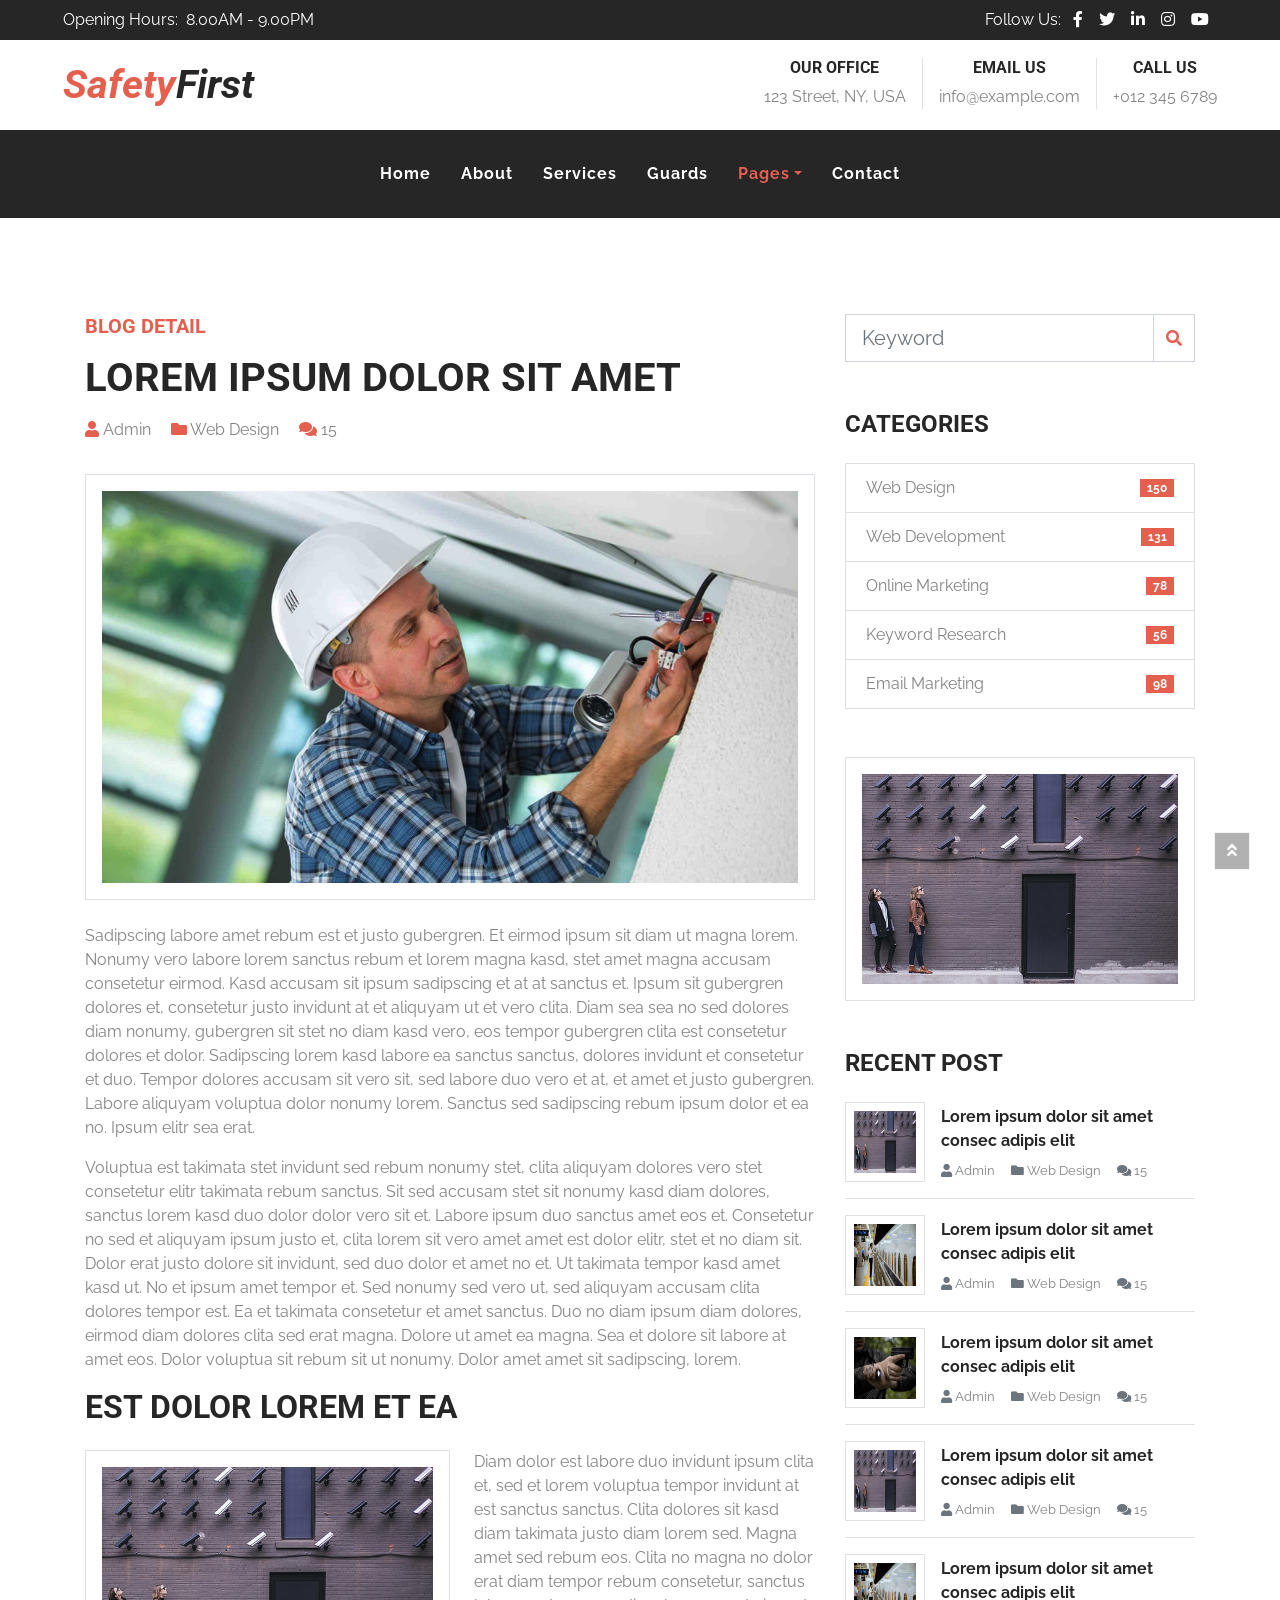
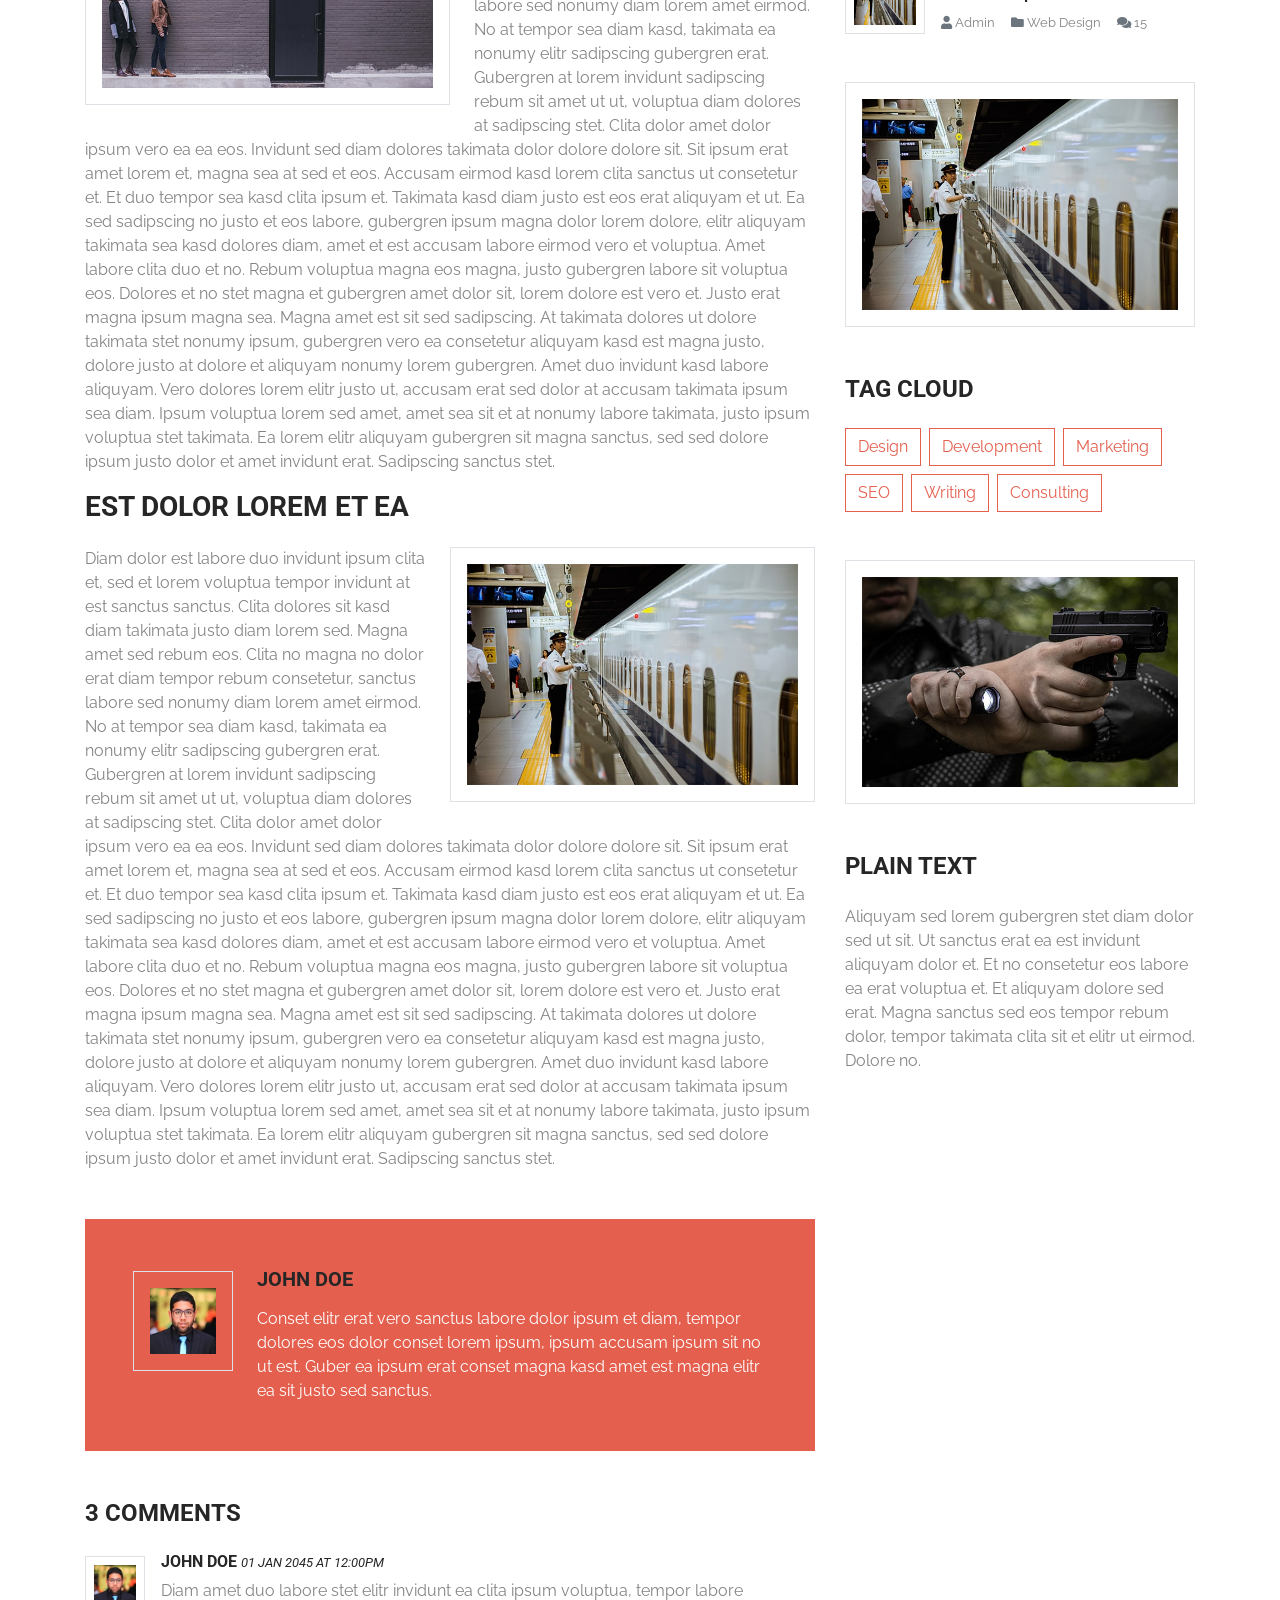
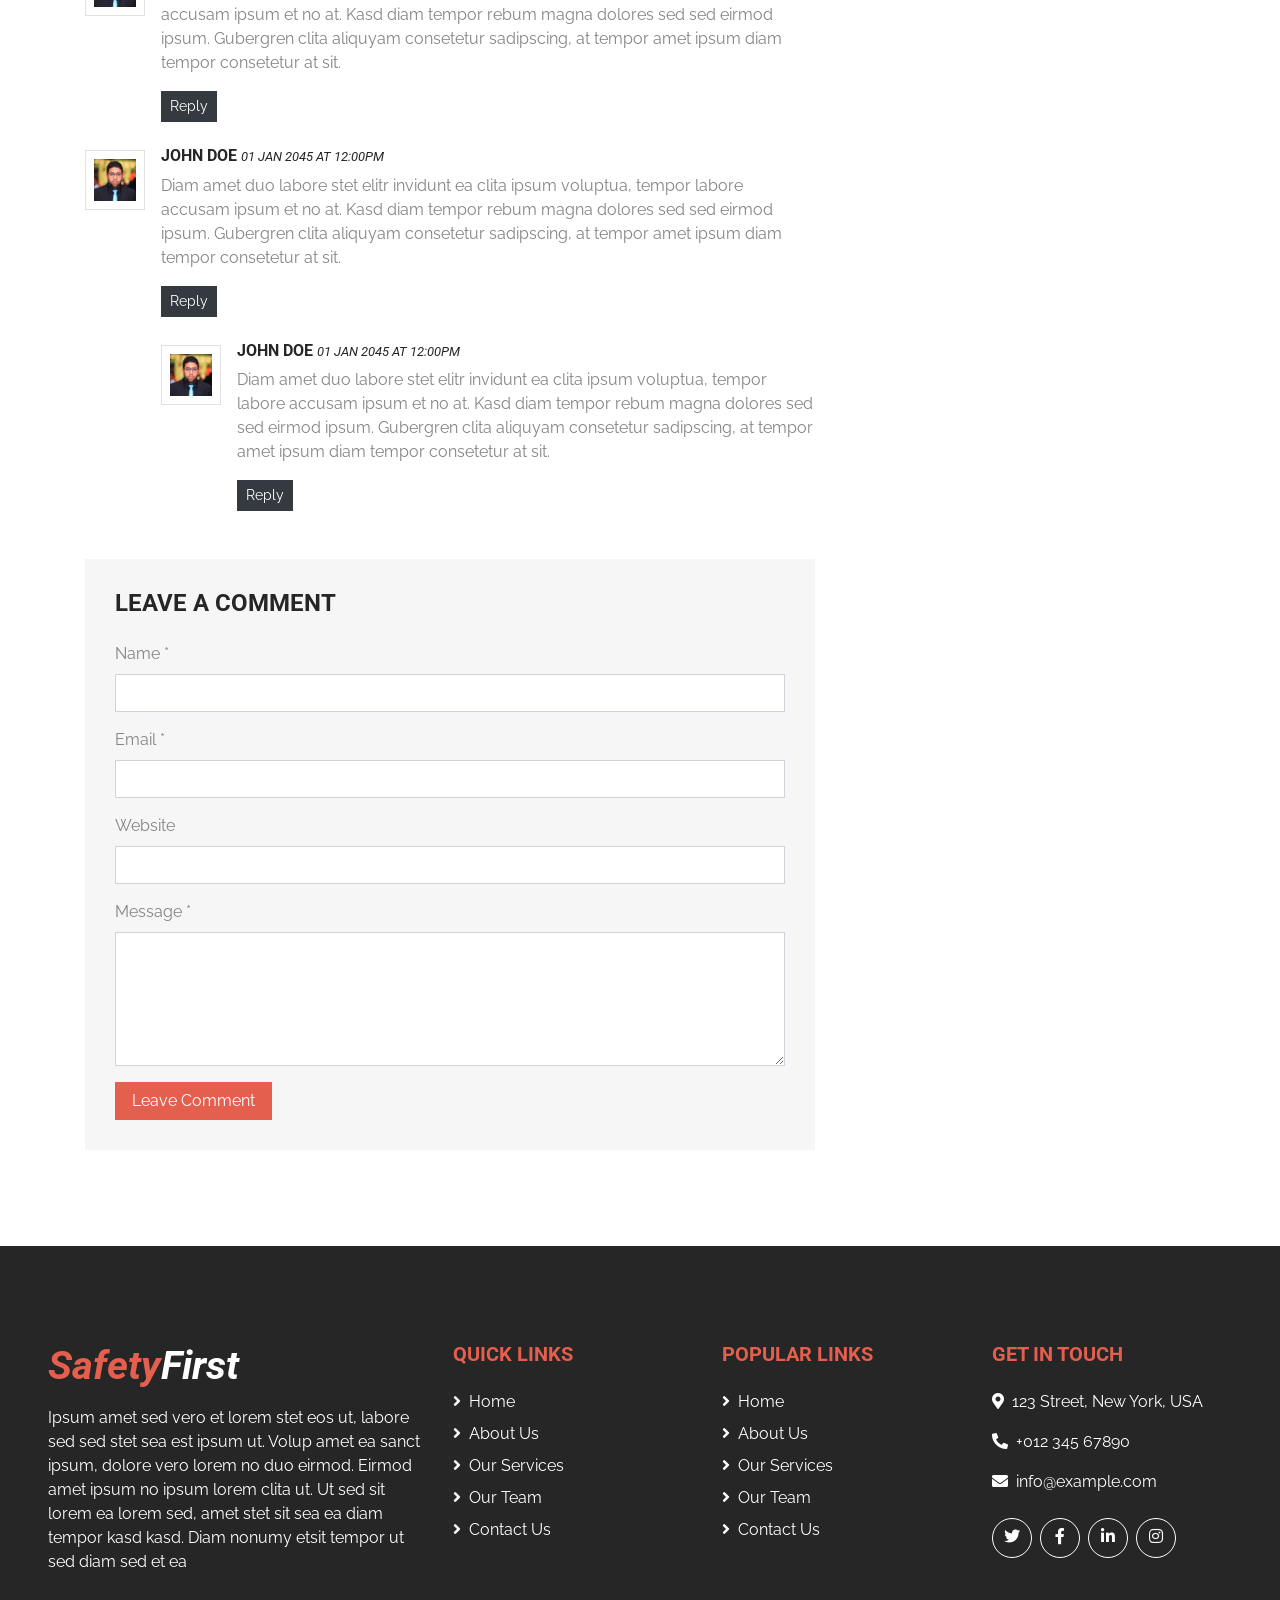
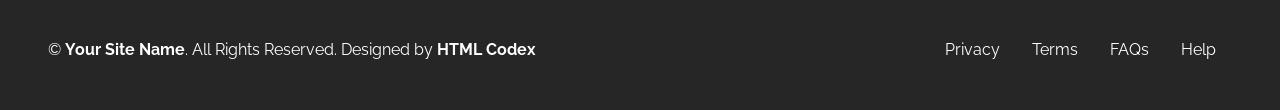
<file: single.html>
<!DOCTYPE html>
<html lang="en">

<head>
    <meta charset="utf-8">
    <title>SafetyFirst - Security Guard Website Template</title>
    <meta content="width=device-width, initial-scale=1.0" name="viewport">
    <meta content="Free Website Template" name="keywords">
    <meta content="Free Website Template" name="description">

    <!-- Favicon -->
    <link href="img/favicon.ico" rel="icon">

    <!-- Font Awesome -->
    <link href="https://cdnjs.cloudflare.com/ajax/libs/font-awesome/5.10.0/css/all.min.css" rel="stylesheet">

    <!-- Flaticon Font -->
    <link href="lib/flaticon/font/flaticon.css" rel="stylesheet">

    <!-- Libraries Stylesheet -->
    <link href="lib/owlcarousel/assets/owl.carousel.min.css" rel="stylesheet">

    <!-- Customized Bootstrap Stylesheet -->
    <link href="css/style.css" rel="stylesheet">
</head>

<body class="bg-white">
    <!-- Topbar Start -->
    <div class="container-fluid">
        <div class="row bg-secondary py-2 px-lg-5">
            <div class="col-lg-6 text-center text-lg-left">
                <div class="d-inline-flex align-items-center">
                    <p class="mr-2 mb-2 mb-lg-0 text-white">Opening Hours:</p>
                    <span class="mb-2 mb-lg-0 text-white">8.00AM - 9.00PM</span>
                </div>
            </div>
            <div class="col-lg-6 text-center text-lg-right">
                <div class="d-inline-flex align-items-center">
                    <p class="m-0 mr-1 text-white">Follow Us:</p>
                    <a class="text-white px-2" href="">
                        <i class="fab fa-facebook-f"></i>
                    </a>
                    <a class="text-white px-2" href="">
                        <i class="fab fa-twitter"></i>
                    </a>
                    <a class="text-white px-2" href="">
                        <i class="fab fa-linkedin-in"></i>
                    </a>
                    <a class="text-white px-2" href="">
                        <i class="fab fa-instagram"></i>
                    </a>
                    <a class="text-white px-2" href="">
                        <i class="fab fa-youtube"></i>
                    </a>
                </div>
            </div>
        </div>
        <div class="row py-3 px-lg-5">
            <div class="col-lg-4">
                <a href="" class="navbar-brand d-none d-lg-block">
                    <h1 class="m-0 display-5 text-capitalize font-italic"><span class="text-primary">Safety</span>First</h1>
                </a>
            </div>
            <div class="col-lg-8 text-center text-lg-right">
                <div class="d-inline-flex align-items-center">
                    <div class="d-inline-flex flex-column text-center pr-3 border-right">
                        <h6>Our Office</h6>
                        <p class="m-0">123 Street, NY, USA</p>
                    </div>
                    <div class="d-inline-flex flex-column text-center px-3 border-right">
                        <h6>Email Us</h6>
                        <p class="m-0">info@example.com</p>
                    </div>
                    <div class="d-inline-flex flex-column text-center pl-3">
                        <h6>Call Us</h6>
                        <p class="m-0">+012 345 6789</p>
                    </div>
                </div>
            </div>
        </div>
    </div>
    <!-- Topbar End -->


    <!-- Navbar Start -->
    <div class="container-fluid p-0 mb-5">
        <nav class="navbar navbar-expand-lg bg-secondary navbar-dark py-0">
            <a href="" class="navbar-brand d-block d-lg-none">
                <h1 class="m-0 display-5 text-capitalize font-italic text-white"><span class="text-primary">Safety</span>First</h1>
            </a>
            <button type="button" class="navbar-toggler" data-toggle="collapse" data-target="#navbarCollapse">
                <span class="navbar-toggler-icon"></span>
            </button>
            <div class="collapse navbar-collapse justify-content-between" id="navbarCollapse">
                <div class="navbar-nav m-auto py-4">
                    <a href="index.html" class="nav-item nav-link">Home</a>
                    <a href="about.html" class="nav-item nav-link">About</a>
                    <a href="service.html" class="nav-item nav-link">Services</a>
                    <a href="guard.html" class="nav-item nav-link">Guards</a>
                    <div class="nav-item dropdown">
                        <a href="#" class="nav-link dropdown-toggle active" data-toggle="dropdown">Pages</a>
                        <div class="dropdown-menu text-capitalize">
                            <a href="blog.html" class="dropdown-item">Blog Grid</a>
                            <a href="single.html" class="dropdown-item">Blog Detail</a>
                        </div>
                    </div>
                    <a href="contact.html" class="nav-item nav-link">Contact</a>
                </div>
            </div>
        </nav>
    </div>
    <!-- Navbar End -->


    <!-- Detail Start -->
    <div class="container py-5">
        <div class="row">
            <div class="col-lg-8">
                <div class="d-flex flex-column text-left mb-4">
                    <h5 class="text-primary mb-3">Blog Detail</h5>
                    <h1 class="mb-3">Lorem ipsum dolor sit amet</h1>
                    <div class="d-index-flex mb-2">
                        <span class="mr-3"><i class="fa fa-user text-primary"></i> Admin</span>
                        <span class="mr-3"><i class="fa fa-folder text-primary"></i> Web Design</span>
                        <span class="mr-3"><i class="fa fa-comments text-primary"></i> 15</span>
                    </div>
                </div>

                <div class="mb-5">
                    <img class="img-thumbnail mb-4 p-3" src="img/carousel-1.jpg" alt="Image">
                    <p>Sadipscing labore amet rebum est et justo gubergren. Et eirmod ipsum sit diam ut magna lorem. Nonumy vero labore lorem sanctus rebum et lorem magna kasd, stet amet magna accusam consetetur eirmod. Kasd accusam sit ipsum sadipscing et at at sanctus et. Ipsum sit gubergren dolores et, consetetur justo invidunt at et aliquyam ut et vero clita. Diam sea sea no sed dolores diam nonumy, gubergren sit stet no diam kasd vero, eos tempor gubergren clita est consetetur dolores et dolor. Sadipscing lorem kasd labore ea sanctus sanctus, dolores invidunt et consetetur et duo. Tempor dolores accusam sit vero sit, sed labore duo vero et at, et amet et justo gubergren. Labore aliquyam voluptua dolor nonumy lorem. Sanctus sed sadipscing rebum ipsum dolor et ea no. Ipsum elitr sea erat.</p>
                    <p>Voluptua est takimata stet invidunt sed rebum nonumy stet, clita aliquyam dolores vero stet consetetur elitr takimata rebum sanctus. Sit sed accusam stet sit nonumy kasd diam dolores, sanctus lorem kasd duo dolor dolor vero sit et. Labore ipsum duo sanctus amet eos et. Consetetur no sed et aliquyam ipsum justo et, clita lorem sit vero amet amet est dolor elitr, stet et no diam sit. Dolor erat justo dolore sit invidunt, sed duo dolor et amet no et. Ut takimata tempor kasd amet kasd ut. No et ipsum amet tempor et. Sed nonumy sed vero ut, sed aliquyam accusam clita dolores tempor est. Ea et takimata consetetur et amet sanctus. Duo no diam ipsum diam dolores, eirmod diam dolores clita sed erat magna. Dolore ut amet ea magna. Sea et dolore sit labore at amet eos. Dolor voluptua sit rebum sit ut nonumy. Dolor amet amet sit sadipscing, lorem.</p>
                    <h2 class="mb-4">Est dolor lorem et ea</h2>
                    <img class="img-thumbnail p-3 w-50 float-left mr-4 mb-3" src="img/blog-1.jpg" alt="Image">
                    <p>Diam dolor est labore duo invidunt ipsum clita et, sed et lorem voluptua tempor invidunt at est sanctus sanctus. Clita dolores sit kasd diam takimata justo diam lorem sed. Magna amet sed rebum eos. Clita no magna no dolor erat diam tempor rebum consetetur, sanctus labore sed nonumy diam lorem amet eirmod. No at tempor sea diam kasd, takimata ea nonumy elitr sadipscing gubergren erat. Gubergren at lorem invidunt sadipscing rebum sit amet ut ut, voluptua diam dolores at sadipscing stet. Clita dolor amet dolor ipsum vero ea ea eos. Invidunt sed diam dolores takimata dolor dolore dolore sit. Sit ipsum erat amet lorem et, magna sea at sed et eos. Accusam eirmod kasd lorem clita sanctus ut consetetur et. Et duo tempor sea kasd clita ipsum et. Takimata kasd diam justo est eos erat aliquyam et ut. Ea sed sadipscing no justo et eos labore, gubergren ipsum magna dolor lorem dolore, elitr aliquyam takimata sea kasd dolores diam, amet et est accusam labore eirmod vero et voluptua. Amet labore clita duo et no. Rebum voluptua magna eos magna, justo gubergren labore sit voluptua eos. Dolores et no stet magna et gubergren amet dolor sit, lorem dolore est vero et. Justo erat magna ipsum magna sea. Magna amet est sit sed sadipscing. At takimata dolores ut dolore takimata stet nonumy ipsum, gubergren vero ea consetetur aliquyam kasd est magna justo, dolore justo at dolore et aliquyam nonumy lorem gubergren. Amet duo invidunt kasd labore aliquyam. Vero dolores lorem elitr justo ut, accusam erat sed dolor at accusam takimata ipsum sea diam. Ipsum voluptua lorem sed amet, amet sea sit et at nonumy labore takimata, justo ipsum voluptua stet takimata. Ea lorem elitr aliquyam gubergren sit magna sanctus, sed sed dolore ipsum justo dolor et amet invidunt erat. Sadipscing sanctus stet.</p>
                    <h3 class="mb-4">Est dolor lorem et ea</h3>
                    <img class="img-thumbnail p-3 w-50 float-right ml-4 mb-3" src="img/blog-2.jpg" alt="Image">
                    <p>Diam dolor est labore duo invidunt ipsum clita et, sed et lorem voluptua tempor invidunt at est sanctus sanctus. Clita dolores sit kasd diam takimata justo diam lorem sed. Magna amet sed rebum eos. Clita no magna no dolor erat diam tempor rebum consetetur, sanctus labore sed nonumy diam lorem amet eirmod. No at tempor sea diam kasd, takimata ea nonumy elitr sadipscing gubergren erat. Gubergren at lorem invidunt sadipscing rebum sit amet ut ut, voluptua diam dolores at sadipscing stet. Clita dolor amet dolor ipsum vero ea ea eos. Invidunt sed diam dolores takimata dolor dolore dolore sit. Sit ipsum erat amet lorem et, magna sea at sed et eos. Accusam eirmod kasd lorem clita sanctus ut consetetur et. Et duo tempor sea kasd clita ipsum et. Takimata kasd diam justo est eos erat aliquyam et ut. Ea sed sadipscing no justo et eos labore, gubergren ipsum magna dolor lorem dolore, elitr aliquyam takimata sea kasd dolores diam, amet et est accusam labore eirmod vero et voluptua. Amet labore clita duo et no. Rebum voluptua magna eos magna, justo gubergren labore sit voluptua eos. Dolores et no stet magna et gubergren amet dolor sit, lorem dolore est vero et. Justo erat magna ipsum magna sea. Magna amet est sit sed sadipscing. At takimata dolores ut dolore takimata stet nonumy ipsum, gubergren vero ea consetetur aliquyam kasd est magna justo, dolore justo at dolore et aliquyam nonumy lorem gubergren. Amet duo invidunt kasd labore aliquyam. Vero dolores lorem elitr justo ut, accusam erat sed dolor at accusam takimata ipsum sea diam. Ipsum voluptua lorem sed amet, amet sea sit et at nonumy labore takimata, justo ipsum voluptua stet takimata. Ea lorem elitr aliquyam gubergren sit magna sanctus, sed sed dolore ipsum justo dolor et amet invidunt erat. Sadipscing sanctus stet.</p>
                </div>
                
                <div class="media bg-primary text-white mb-5 p-4 p-md-5">
                    <img src="img/user.jpg" alt="Image" class="img-thumbnail p-3 mr-4 mt-1 bg-primary" style="width:100px;">
                    <div class="media-body">
                        <h5 class="mb-3">John Doe</h5>
                        <p class="m-0">Conset elitr erat vero sanctus labore dolor ipsum et diam, tempor dolores eos dolor conset lorem ipsum, ipsum accusam ipsum sit no ut est. Guber ea ipsum erat conset magna kasd amet est magna elitr ea sit justo sed sanctus.</p>
                    </div>
                </div>

                <div class="mb-5">
                    <h4 class="mb-4">3 Comments</h4>
                    <div class="media mb-4">
                        <img src="img/user.jpg" alt="Image" class="img-thumbnail p-2 mr-3 mt-1" style="width:60px;">
                        <div class="media-body">
                            <h6>John Doe <small><i>01 Jan 2045 at 12:00pm</i></small></h6>
                            <p>Diam amet duo labore stet elitr invidunt ea clita ipsum voluptua, tempor labore accusam ipsum et no at. Kasd diam tempor rebum magna dolores sed sed eirmod ipsum. Gubergren clita aliquyam consetetur sadipscing, at tempor amet ipsum diam tempor consetetur at sit.</p>
                            <button class="btn btn-sm btn-dark">Reply</button>
                        </div>
                    </div>
                    <div class="media mb-4">
                        <img src="img/user.jpg" alt="Image" class="img-thumbnail p-2 mr-3 mt-1"
                            style="width:60px;">
                        <div class="media-body">
                            <h6>John Doe <small><i>01 Jan 2045 at 12:00pm</i></small></h6>
                            <p>Diam amet duo labore stet elitr invidunt ea clita ipsum voluptua, tempor labore accusam ipsum et no at. Kasd diam tempor rebum magna dolores sed sed eirmod ipsum. Gubergren clita aliquyam consetetur sadipscing, at tempor amet ipsum diam tempor consetetur at sit.</p>
                            <button class="btn btn-sm btn-dark">Reply</button>
                            <div class="media mt-4">
                                <img src="img/user.jpg" alt="Image" class="img-thumbnail p-2 mr-3 mt-1"
                                    style="width:60px;">
                                <div class="media-body">
                                    <h6>John Doe <small><i>01 Jan 2045 at 12:00pm</i></small></h6>
                                    <p>Diam amet duo labore stet elitr invidunt ea clita ipsum voluptua, tempor labore accusam ipsum et no at. Kasd diam tempor rebum magna dolores sed sed eirmod ipsum. Gubergren clita aliquyam consetetur sadipscing, at tempor amet ipsum diam tempor consetetur at sit.</p>
                                    <button class="btn btn-sm btn-dark">Reply</button>
                                </div>
                            </div>
                        </div>
                    </div>
                </div>

                <div style="padding: 30px; background: #f6f6f6;">
                    <h4 class="mb-4">Leave a comment</h4>
                    <form>
                        <div class="form-group">
                            <label for="name">Name *</label>
                            <input type="text" class="form-control" id="name">
                        </div>
                        <div class="form-group">
                            <label for="email">Email *</label>
                            <input type="email" class="form-control" id="email">
                        </div>
                        <div class="form-group">
                            <label for="website">Website</label>
                            <input type="url" class="form-control" id="website">
                        </div>

                        <div class="form-group">
                            <label for="message">Message *</label>
                            <textarea id="message" cols="30" rows="5" class="form-control"></textarea>
                        </div>
                        <div class="form-group mb-0">
                            <input type="submit" value="Leave Comment" class="btn btn-primary px-3">
                        </div>
                    </form>
                </div>
            </div>

            <div class="col-lg-4 mt-5 mt-lg-0">
                <div class="mb-5">
                    <form action="">
                        <div class="input-group">
                            <input type="text" class="form-control form-control-lg" placeholder="Keyword">
                            <div class="input-group-append">
                                <span class="input-group-text bg-transparent text-primary"><i
                                        class="fa fa-search"></i></span>
                            </div>
                        </div>
                    </form>
                </div>
                <div class="mb-5">
                    <h4 class="mb-4">Categories</h4>
                    <ul class="list-group">
                        <li class="list-group-item d-flex justify-content-between align-items-center">
                            Web Design
                            <span class="badge badge-primary badge-pill">150</span>
                        </li>
                        <li class="list-group-item d-flex justify-content-between align-items-center">
                            Web Development
                            <span class="badge badge-primary badge-pill">131</span>
                        </li>
                        <li class="list-group-item d-flex justify-content-between align-items-center">
                            Online Marketing
                            <span class="badge badge-primary badge-pill">78</span>
                        </li>
                        <li class="list-group-item d-flex justify-content-between align-items-center">
                            Keyword Research
                            <span class="badge badge-primary badge-pill">56</span>
                        </li>
                        <li class="list-group-item d-flex justify-content-between align-items-center">
                            Email Marketing
                            <span class="badge badge-primary badge-pill">98</span>
                        </li>
                    </ul>
                </div>
                <div class="mb-5">
                    <img src="img/blog-1.jpg" alt="" class="img-thumbnail p-3">
                </div>
                <div class="mb-5">
                    <h4 class="mb-4">Recent Post</h4>
                    <div class="d-flex align-items-center border-bottom mb-3 pb-3">
                        <img class="img-thumbnail p-2" src="img/blog-1.jpg" style="width: 80px; height: 80px;" alt="">
                        <div class="d-flex flex-column pl-3">
                            <a class="font-weight-bold text-secondary mb-2" href="">Lorem ipsum dolor sit amet consec adipis elit</a>
                            <div class="d-flex">
                                <small class="mr-3"><i class="fa fa-user text-muted"></i> Admin</small>
                                <small class="mr-3"><i class="fa fa-folder text-muted"></i> Web Design</small>
                                <small class="mr-3"><i class="fa fa-comments text-muted"></i> 15</small>
                            </div>
                        </div>
                    </div>
                    <div class="d-flex align-items-center border-bottom mb-3 pb-3">
                        <img class="img-thumbnail p-2" src="img/blog-2.jpg" style="width: 80px; height: 80px;" alt="">
                        <div class="d-flex flex-column pl-3">
                            <a class="font-weight-bold text-secondary mb-2" href="">Lorem ipsum dolor sit amet consec adipis elit</a>
                            <div class="d-flex">
                                <small class="mr-3"><i class="fa fa-user text-muted"></i> Admin</small>
                                <small class="mr-3"><i class="fa fa-folder text-muted"></i> Web Design</small>
                                <small class="mr-3"><i class="fa fa-comments text-muted"></i> 15</small>
                            </div>
                        </div>
                    </div>
                    <div class="d-flex align-items-center border-bottom mb-3 pb-3">
                        <img class="img-thumbnail p-2" src="img/blog-3.jpg" style="width: 80px; height: 80px;" alt="">
                        <div class="d-flex flex-column pl-3">
                            <a class="font-weight-bold text-secondary mb-2" href="">Lorem ipsum dolor sit amet consec adipis elit</a>
                            <div class="d-flex">
                                <small class="mr-3"><i class="fa fa-user text-muted"></i> Admin</small>
                                <small class="mr-3"><i class="fa fa-folder text-muted"></i> Web Design</small>
                                <small class="mr-3"><i class="fa fa-comments text-muted"></i> 15</small>
                            </div>
                        </div>
                    </div>
                    <div class="d-flex align-items-center border-bottom mb-3 pb-3">
                        <img class="img-thumbnail p-2" src="img/blog-1.jpg" style="width: 80px; height: 80px;" alt="">
                        <div class="d-flex flex-column pl-3">
                            <a class="font-weight-bold text-secondary mb-2" href="">Lorem ipsum dolor sit amet consec adipis elit</a>
                            <div class="d-flex">
                                <small class="mr-3"><i class="fa fa-user text-muted"></i> Admin</small>
                                <small class="mr-3"><i class="fa fa-folder text-muted"></i> Web Design</small>
                                <small class="mr-3"><i class="fa fa-comments text-muted"></i> 15</small>
                            </div>
                        </div>
                    </div>
                    <div class="d-flex align-items-center">
                        <img class="img-thumbnail p-2" src="img/blog-2.jpg" style="width: 80px; height: 80px;" alt="">
                        <div class="d-flex flex-column pl-3">
                            <a class="font-weight-bold text-secondary mb-2" href="">Lorem ipsum dolor sit amet consec adipis elit</a>
                            <div class="d-flex">
                                <small class="mr-3"><i class="fa fa-user text-muted"></i> Admin</small>
                                <small class="mr-3"><i class="fa fa-folder text-muted"></i> Web Design</small>
                                <small class="mr-3"><i class="fa fa-comments text-muted"></i> 15</small>
                            </div>
                        </div>
                    </div>
                </div>
                <div class="mb-5">
                    <img src="img/blog-2.jpg" alt="" class="img-thumbnail p-3">
                </div>
                <div class="mb-5">
                    <h4 class="mb-4">Tag Cloud</h4>
                    <div class="d-flex flex-wrap m-n1">
                        <a href="" class="btn btn-outline-primary m-1">Design</a>
                        <a href="" class="btn btn-outline-primary m-1">Development</a>
                        <a href="" class="btn btn-outline-primary m-1">Marketing</a>
                        <a href="" class="btn btn-outline-primary m-1">SEO</a>
                        <a href="" class="btn btn-outline-primary m-1">Writing</a>
                        <a href="" class="btn btn-outline-primary m-1">Consulting</a>
                    </div>
                </div>
                <div class="mb-5">
                    <img src="img/blog-3.jpg" alt="" class="img-thumbnail p-3">
                </div>
                <div>
                    <h4 class="mb-4">Plain Text</h4>
                    Aliquyam sed lorem gubergren stet diam dolor sed ut sit. Ut sanctus erat ea est invidunt aliquyam dolor et. Et no consetetur eos labore ea erat voluptua et. Et aliquyam dolore sed erat. Magna sanctus sed eos tempor rebum dolor, tempor takimata clita sit et elitr ut eirmod. Dolore no.
                </div>
            </div>
        </div>
    </div>
    <!-- Detail End -->


    <!-- Footer Start -->
    <div class="container-fluid bg-secondary text-white mt-5 py-5 px-sm-3 px-md-5">
        <div class="row pt-5">
            <div class="col-lg-4 col-md-12 mb-5">
                <h1 class="mb-3 display-5 text-capitalize font-italic text-white"><span class="text-primary">Safety</span>First</h1>
                <p class="m-0">Ipsum amet sed vero et lorem stet eos ut, labore sed sed stet sea est ipsum ut. Volup amet ea sanct ipsum, dolore vero lorem no duo eirmod. Eirmod amet ipsum no ipsum lorem clita ut. Ut sed sit lorem ea lorem sed, amet stet sit sea ea diam tempor kasd kasd. Diam nonumy etsit tempor ut sed diam sed et ea</p>
            </div>
            <div class="col-lg-8 col-md-12">
                <div class="row">
                    <div class="col-md-4 mb-5">
                        <h5 class="text-primary mb-4">Quick Links</h5>
                        <div class="d-flex flex-column justify-content-start">
                            <a class="text-white mb-2" href="#"><i class="fa fa-angle-right mr-2"></i>Home</a>
                            <a class="text-white mb-2" href="#"><i class="fa fa-angle-right mr-2"></i>About Us</a>
                            <a class="text-white mb-2" href="#"><i class="fa fa-angle-right mr-2"></i>Our Services</a>
                            <a class="text-white mb-2" href="#"><i class="fa fa-angle-right mr-2"></i>Our Team</a>
                            <a class="text-white" href="#"><i class="fa fa-angle-right mr-2"></i>Contact Us</a>
                        </div>
                    </div>
                    <div class="col-md-4 mb-5">
                        <h5 class="text-primary mb-4">Popular Links</h5>
                        <div class="d-flex flex-column justify-content-start">
                            <a class="text-white mb-2" href="#"><i class="fa fa-angle-right mr-2"></i>Home</a>
                            <a class="text-white mb-2" href="#"><i class="fa fa-angle-right mr-2"></i>About Us</a>
                            <a class="text-white mb-2" href="#"><i class="fa fa-angle-right mr-2"></i>Our Services</a>
                            <a class="text-white mb-2" href="#"><i class="fa fa-angle-right mr-2"></i>Our Team</a>
                            <a class="text-white" href="#"><i class="fa fa-angle-right mr-2"></i>Contact Us</a>
                        </div>
                    </div>
                    <div class="col-md-4 mb-5">
                        <h5 class="text-primary mb-4">Get In Touch</h5>
                        <p><i class="fa fa-map-marker-alt mr-2"></i>123 Street, New York, USA</p>
                        <p><i class="fa fa-phone-alt mr-2"></i>+012 345 67890</p>
                        <p><i class="fa fa-envelope mr-2"></i>info@example.com</p>
                        <div class="d-flex justify-content-start mt-4">
                            <a class="btn btn-outline-light rounded-circle text-center mr-2 px-0" style="width: 40px; height: 40px;" href="#"><i class="fab fa-twitter"></i></a>
                            <a class="btn btn-outline-light rounded-circle text-center mr-2 px-0" style="width: 40px; height: 40px;" href="#"><i class="fab fa-facebook-f"></i></a>
                            <a class="btn btn-outline-light rounded-circle text-center mr-2 px-0" style="width: 40px; height: 40px;" href="#"><i class="fab fa-linkedin-in"></i></a>
                            <a class="btn btn-outline-light rounded-circle text-center mr-2 px-0" style="width: 40px; height: 40px;" href="#"><i class="fab fa-instagram"></i></a>
                        </div>
                    </div>
                </div>
            </div>
        </div>
        <div class="row pt-3">
            <div class="col-md-6 text-center text-md-left mb-3 mb-md-0">
                <p class="m-0 text-white">
                    &copy; <a class="text-white font-weight-bold" href="#">Your Site Name</a>. All Rights Reserved. Designed by
                    <a class="text-white font-weight-bold" href="https://htmlcodex.com">HTML Codex</a>
                </p>
            </div>
            <div class="col-md-6 text-center text-md-right">
                <ul class="nav d-inline-flex">
                    <li class="nav-item">
                        <a class="nav-link text-white py-0" href="#">Privacy</a>
                    </li>
                    <li class="nav-item">
                        <a class="nav-link text-white py-0" href="#">Terms</a>
                    </li>
                    <li class="nav-item">
                        <a class="nav-link text-white py-0" href="#">FAQs</a>
                    </li>
                    <li class="nav-item">
                        <a class="nav-link text-white py-0" href="#">Help</a>
                    </li>
                </ul>
            </div>
        </div>
    </div>
    <!-- Footer End -->


    <!-- Back to Top -->
    <a href="#" class="btn btn-secondary border back-to-top"><i class="fa fa-angle-double-up"></i></a>


    <!-- JavaScript Libraries -->
    <script src="https://code.jquery.com/jquery-3.4.1.min.js"></script>
    <script src="https://stackpath.bootstrapcdn.com/bootstrap/4.4.1/js/bootstrap.bundle.min.js"></script>
    <script src="lib/easing/easing.min.js"></script>
    <script src="lib/waypoints/waypoints.min.js"></script>
    <script src="lib/counterup/counterup.min.js"></script>
    <script src="lib/owlcarousel/owl.carousel.min.js"></script>

    <!-- Contact Javascript File -->
    <script src="mail/jqBootstrapValidation.min.js"></script>
    <script src="mail/contact.js"></script>

    <!-- Template Javascript -->
    <script src="js/main.js"></script>
</body>

</html>
</file>
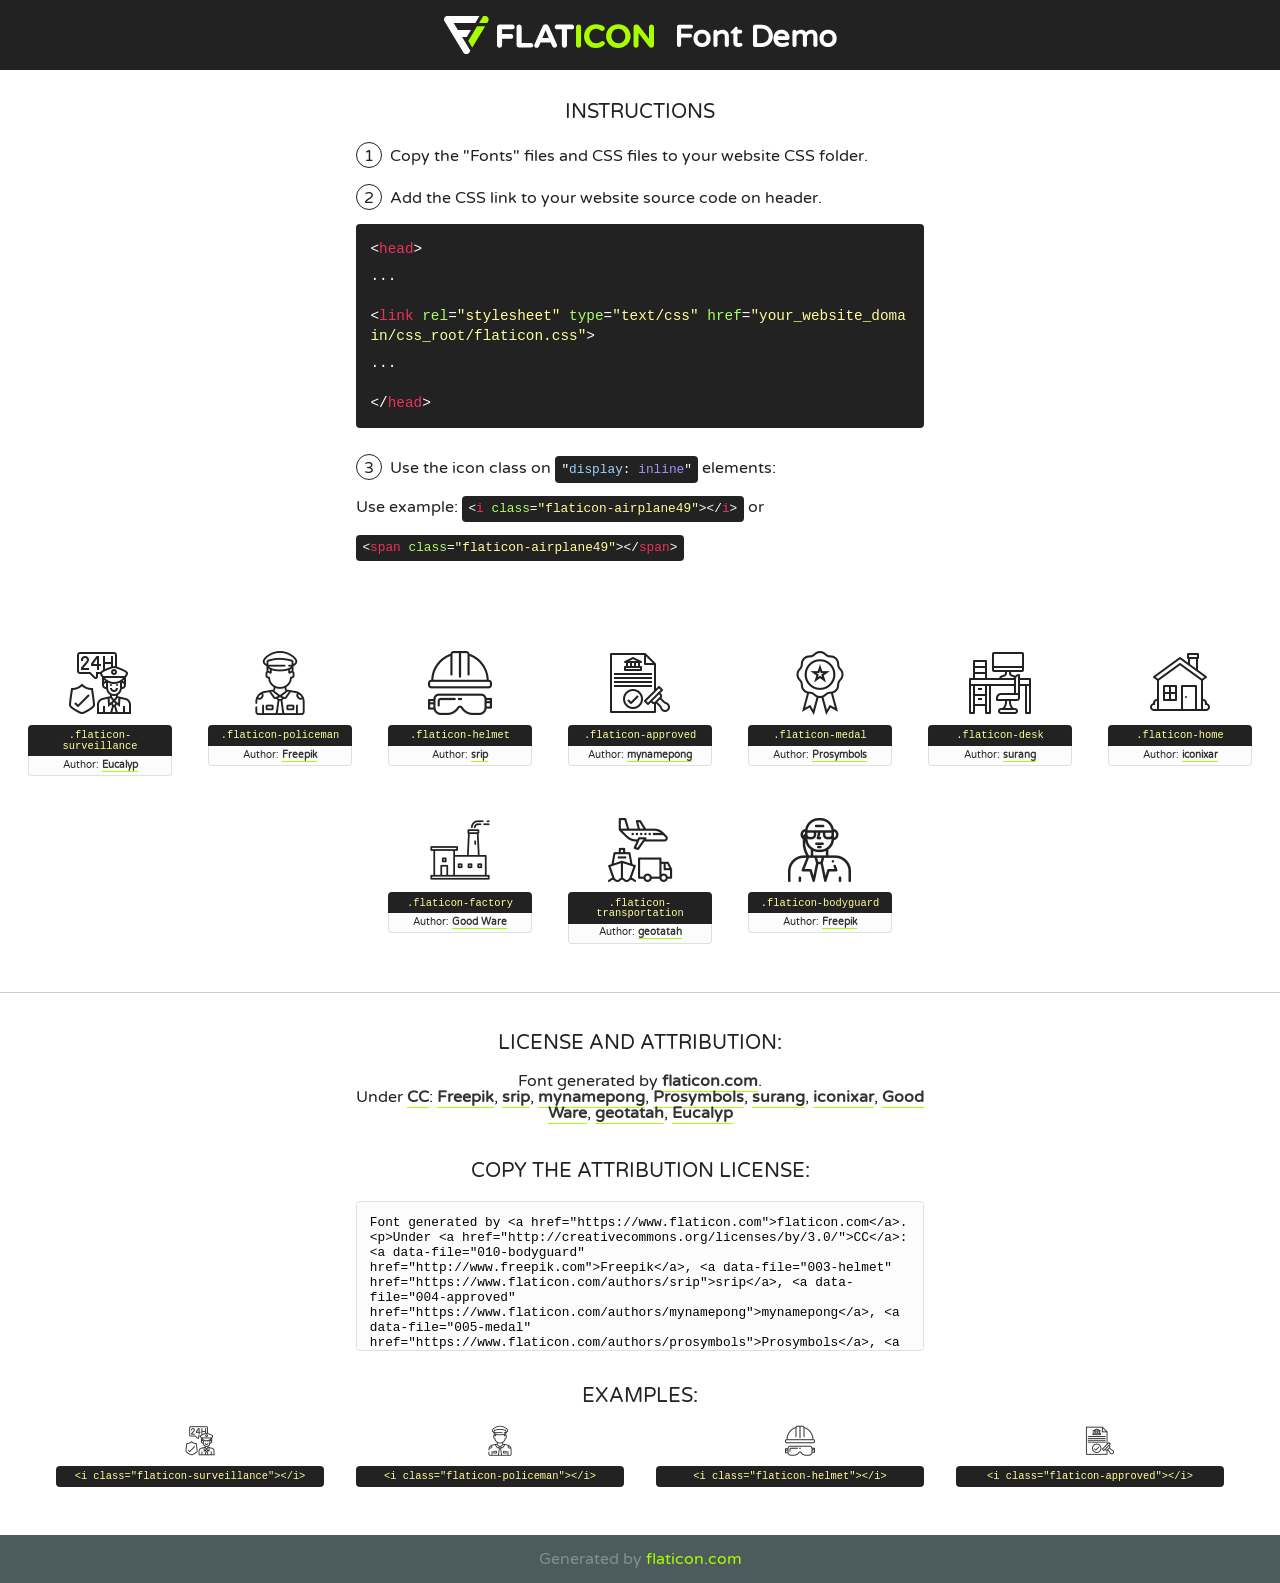
<file: lib/flaticon/font/flaticon.html>
<!DOCTYPE html>
<!--
  Flaticon icon font: Flaticon
  Creation date: 31/10/2020 12:33
-->
<html>
<!DOCTYPE html>
<html>

<head>
    <title>Flaticon WebFont</title>
    <link href="http://fonts.googleapis.com/css?family=Varela+Round" rel="stylesheet" type="text/css" />
    <link rel="stylesheet" type="text/css" href="flaticon.css">
    <meta charset="UTF-8">
    <style>
    html, body, div, span, applet, object, iframe,
    h1, h2, h3, h4, h5, h6, p, blockquote, pre,
    a, abbr, acronym, address, big, cite, code,
    del, dfn, em, img, ins, kbd, q, s, samp,
    small, strike, strong, sub, sup, tt, var,
    b, u, i, center,
    dl, dt, dd, ol, ul, li,
    fieldset, form, label, legend,
    table, caption, tbody, tfoot, thead, tr, th, td,
    article, aside, canvas, details, embed, 
    figure, figcaption, footer, header, hgroup, 
    menu, nav, output, ruby, section, summary,
    time, mark, audio, video {
        margin: 0;
        padding: 0;
        border: 0;
        font-size: 100%;
        font: inherit;
        vertical-align: baseline;
    }
    /* HTML5 display-role reset for older browsers */
    article, aside, details, figcaption, figure, 
    footer, header, hgroup, menu, nav, section {
        display: block;
    }
    body {
        line-height: 1;
    }
    ol, ul {
        list-style: none;
    }
    blockquote, q {
        quotes: none;
    }
    blockquote:before, blockquote:after,
    q:before, q:after {
        content: '';
        content: none;
    }
    table {
        border-collapse: collapse;
        border-spacing: 0;
    }
    body {
        font-family: 'Varela Round', Helvetica, Arial, sans-serif;
        font-size: 16px;
        color: #222;
    }
    a {
        color: #333;
        border-bottom: 1px solid #a9fd00;
        font-weight: bold;
        text-decoration: none;
    }
    * {
        -moz-box-sizing: border-box;
        -webkit-box-sizing: border-box;
        box-sizing: border-box;
        margin: 0;
        padding: 0;
    }
    [class^="flaticon-"]:before, [class*=" flaticon-"]:before, [class^="flaticon-"]:after, [class*=" flaticon-"]:after {
        font-family: Flaticon;
        font-size: 30px;
        font-style: normal;
        margin-left: 20px;
        color: #333;
    }
    .wrapper {
        max-width: 600px;
        margin: auto;
        padding: 0 1em;
    }
    .title {
        font-size: 1.25em;
        text-align: center;
        margin-bottom: 1em;
        text-transform: uppercase;
    }
    header {
        text-align: center;
        background-color: #222;
        color: #fff;
        padding: 1em;
    }
    header .logo {
        width: 210px;
        height: 38px;
        display: inline-block;
        vertical-align: middle;
        margin-right: 1em;
        border: none;
    }
    header strong {
        font-size: 1.95em;
        font-weight: bold;
        vertical-align: middle;
        margin-top: 5px;
        display: inline-block;
    }
    .demo {
        margin: 2em auto;
        line-height: 1.25em;
    }
    .demo ul li {
        margin-bottom: 1em;
    }
    .demo ul li .num {
        color: #222;
        border-radius: 20px;
        display: inline-block;
        width: 26px;
        padding: 3px;
        height: 26px;
        text-align: center;
        margin-right: 0.5em;
        border: 1px solid #222;
    }
    .demo ul li code {
        background-color: #222;
        border-radius: 4px;
        padding: 0.25em 0.5em;
        display: inline-block;
        color: #fff;
        font-family: Consolas,Monaco,Lucida Console,Liberation Mono,DejaVu Sans Mono,Bitstream Vera Sans Mono,Courier New, monospace;
        font-weight: lighter;
        margin-top: 1em;
        font-size: 0.8em;
        word-break: break-all;
    }
    .demo ul li code.big {
        padding: 1em;
        font-size: 0.9em;
    }
    .demo ul li code .red {
        color: #EF3159;
    }
    .demo ul li code .green {
        color: #ACFF65;
    }
    .demo ul li code .yellow {
        color: #FFFF99;
    }
    .demo ul li code .blue {
        color: #99D3FF;
    }
    .demo ul li code .purple {
        color: #A295FF;
    }
    .demo ul li code .dots {
        margin-top: 0.5em;
        display: block;
    }
    #glyphs {
        border-bottom: 1px solid #ccc;
        padding: 2em 0;
        text-align: center;
    }
    .glyph {
        display: inline-block;
        width: 9em;
        margin: 1em;
        text-align: center;
        vertical-align: top;
        background: #FFF;
    }
    .glyph .glyph-icon {
        padding: 10px;
        display: block;
        font-family:"Flaticon";
        font-size: 64px;
        line-height: 1;
    }
    .glyph .glyph-icon:before {
        font-size: 64px;
        color: #222;
        margin-left: 0;
    }
    .class-name {
        font-size: 0.65em;
        background-color: #222;
        color: #fff;
        border-radius: 4px 4px 0 0;
        padding: 0.5em;
        color: #FFFF99;
        font-family: Consolas,Monaco,Lucida Console,Liberation Mono,DejaVu Sans Mono,Bitstream Vera Sans Mono,Courier New, monospace;
    }
    .author-name {
        font-size: 0.6em;
        background-color: #fcfcfd;
        border: 1px solid #DEDEE4;
        border-top: 0;
        border-radius: 0 0 4px 4px;
        padding: 0.5em;
    }
    .class-name:last-child {
        font-size: 10px;
        color:#888;
    }
    .class-name:last-child a {
        font-size: 10px;
        color:#555;
    }
    .class-name:last-child a:hover {
        color:#a9fd00;
    }
    .glyph > input {
        display: block;
        width: 100px;
        margin: 5px auto;
        text-align: center;
        font-size: 12px;
        cursor: text;
    }
    .glyph > input.icon-input {
        font-family:"Flaticon";
        font-size: 16px;
        margin-bottom: 10px;
    }
    .attribution .title {
        margin-top: 2em;
    }
    .attribution textarea {
        background-color: #fcfcfd;
        padding: 1em;
        border: none;
        box-shadow: none;
        border: 1px solid #DEDEE4;
        border-radius: 4px;
        resize: none;
        width: 100%;
        height: 150px;
        font-size: 0.8em;
        font-family: Consolas,Monaco,Lucida Console,Liberation Mono,DejaVu Sans Mono,Bitstream Vera Sans Mono,Courier New, monospace;
        -webkit-appearance: none;
    }
    .iconsuse {
        margin: 2em auto;
        text-align: center;
        max-width: 1200px;
    }
    .iconsuse:after {
        content: '';
        display: table;
        clear: both;
    }
    .iconsuse .image {
        float: left;
        width: 25%;
        padding: 0 1em;
    }
    .iconsuse .image p {
        margin-bottom: 1em;
    }
    .iconsuse .image span {
        display: block;
        font-size: 0.65em;
        background-color: #222;
        color: #fff;
        border-radius: 4px;
        padding: 0.5em;
        color: #FFFF99;
        margin-top: 1em;
        font-family: Consolas,Monaco,Lucida Console,Liberation Mono,DejaVu Sans Mono,Bitstream Vera Sans Mono,Courier New, monospace;
    }
    #footer {
        text-align: center;
        background-color: #4C5B5C;
        color: #7c9192;
        padding: 1em;
    }
    #footer a {
        border: none;
        color: #a9fd00;
        font-weight: normal;
    }
    @media (max-width: 960px) {
        .iconsuse .image {
            width: 50%;
        }
    }
    @media (max-width: 560px) {
        .iconsuse .image {
            width: 100%;
        }
    }
    </style>
</head>

<body class="characters-off">

    <header>
        <a href="https://www.flaticon.com" target="_blank" class="logo">
            <svg version="1.1" xmlns="http://www.w3.org/2000/svg" xmlns:xlink="http://www.w3.org/1999/xlink" xmlns:a="http://ns.adobe.com/AdobeSVGViewerExtensions/3.0/" viewBox="0 0 560.875 102.036" enable-background="new 0 0 560.875 102.036" xml:space="preserve">
                <defs>
                </defs>
                <g>
                    <g class="letters">
                        <path fill="#ffffff" d="M141.596,29.675c0-3.777,2.985-6.767,6.764-6.767h34.438c3.426,0,6.15,2.728,6.15,6.15
                        c0,3.43-2.724,6.149-6.15,6.149h-27.674v13.091h23.719c3.429,0,6.151,2.724,6.151,6.15c0,3.43-2.723,6.149-6.151,6.149h-23.719
                        v17.574c0,3.773-2.986,6.761-6.764,6.761c-3.779,0-6.764-2.989-6.764-6.761V29.675z"></path>
                        <path fill="#ffffff" d="M193.844,29.149c0-3.781,2.985-6.767,6.764-6.767c3.776,0,6.763,2.985,6.763,6.767v42.957h25.039
                        c3.426,0,6.149,2.726,6.149,6.153c0,3.425-2.723,6.15-6.149,6.15h-31.802c-3.779,0-6.764-2.986-6.764-6.768V29.149z"></path>
                        <path fill="#ffffff" d="M241.891,75.71l21.438-48.407c1.492-3.341,4.215-5.357,7.906-5.357h0.792
                        c3.686,0,6.323,2.017,7.815,5.357l21.439,48.407c0.436,0.967,0.701,1.845,0.701,2.723c0,3.602-2.809,6.501-6.414,6.501
                        c-3.161,0-5.269-1.845-6.499-4.655l-4.132-9.661h-27.059l-4.301,10.102c-1.144,2.631-3.426,4.214-6.237,4.214
                        c-3.517,0-6.24-2.81-6.24-6.325C241.1,77.64,241.451,76.677,241.891,75.71z M279.932,58.666l-8.521-20.297l-8.526,20.297H279.932
                        z"></path>
                        <path fill="#ffffff" d="M314.864,35.387H301.86c-3.429,0-6.239-2.813-6.239-6.238c0-3.429,2.811-6.24,6.239-6.24h39.533
                        c3.426,0,6.237,2.811,6.237,6.24c0,3.425-2.811,6.238-6.237,6.238h-13.001v42.785c0,3.773-2.99,6.761-6.764,6.761
                        c-3.779,0-6.764-2.989-6.764-6.761V35.387z"></path>
                        <path fill="#A9FD00" d="M352.615,29.149c0-3.781,2.985-6.767,6.767-6.767c3.774,0,6.761,2.985,6.761,6.767v49.024
                        c0,3.773-2.987,6.761-6.761,6.761c-3.781,0-6.767-2.989-6.767-6.761V29.149z"></path>
                        <path fill="#A9FD00" d="M374.132,53.836v-0.179c0-17.481,13.178-31.801,32.065-31.801c9.22,0,15.459,2.458,20.557,6.238
                        c1.402,1.054,2.637,2.985,2.637,5.357c0,3.692-2.985,6.59-6.681,6.59c-1.845,0-3.071-0.702-4.044-1.319
                        c-3.776-2.813-7.729-4.393-12.562-4.393c-10.364,0-17.831,8.611-17.831,19.154v0.173c0,10.542,7.291,19.329,17.831,19.329
                        c5.715,0,9.492-1.756,13.359-4.834c1.049-0.874,2.458-1.491,4.039-1.491c3.429,0,6.325,2.813,6.325,6.236
                        c0,2.106-1.056,3.78-2.282,4.834c-5.539,4.834-12.036,7.733-21.878,7.733C387.572,85.464,374.132,71.493,374.132,53.836z"></path>
                        <path fill="#A9FD00" d="M433.009,53.836v-0.179c0-17.481,13.79-31.801,32.766-31.801c18.981,0,32.592,14.143,32.592,31.628v0.173
                        c0,17.483-13.785,31.807-32.769,31.807C446.625,85.464,433.009,71.32,433.009,53.836z M484.224,53.836v-0.179
                        c0-10.539-7.725-19.326-18.626-19.326c-10.893,0-18.449,8.611-18.449,19.154v0.173c0,10.542,7.73,19.329,18.626,19.329
                        C476.676,72.986,484.224,64.378,484.224,53.836z"></path>
                        <path fill="#A9FD00" d="M506.233,29.321c0-3.774,2.99-6.763,6.767-6.763h1.401c3.252,0,5.183,1.583,7.029,3.953l26.093,34.265
                        V29.059c0-3.692,2.99-6.677,6.681-6.677c3.683,0,6.671,2.985,6.671,6.677v48.934c0,3.78-2.987,6.765-6.764,6.765h-0.436
                        c-3.257,0-5.188-1.581-7.034-3.953l-27.056-35.492v32.944c0,3.687-2.985,6.676-6.678,6.676c-3.683,0-6.673-2.989-6.673-6.676
                        V29.321z"></path>
                    </g>
                    <g class="insignia">
                        <path fill="#ffffff" d="M48.372,56.137h12.517l11.156-18.537H37.186L25.688,18.539h57.825L94.668,0H9.271
                        C5.925,0,2.842,1.801,1.198,4.716c-1.644,2.907-1.593,6.482,0.134,9.343l50.38,83.501c1.678,2.781,4.689,4.476,7.938,4.476
                        c3.246,0,6.257-1.695,7.935-4.476l2.898-4.804L48.372,56.137z"></path>
                        <g class="i">
                            <path fill="#A9FD00" d="M93.575,18.539h0.031v0.004l21.652,0.004l2.705-4.488c1.727-2.861,1.778-6.436,0.133-9.343
                            C116.454,1.801,113.371,0,110.026,0h-5.294L93.575,18.539z"></path>
                            <polygon fill="#A9FD00" points="88.291,27.356 64.725,66.486 75.519,84.404 109.942,27.356"></polygon>
                        </g>
                    </g>
                </g>
            </svg>
        </a>
        <strong>Font Demo</strong>
    </header>


    <section class="demo wrapper">

        <p class="title">Instructions</p>

        <ul>
            <li>
                <span class="num">1</span>Copy the "Fonts" files and CSS files to your website CSS folder.
            </li>
            <li>
                <span class="num">2</span>Add the CSS link to your website source code on header.
                <code class="big">
                    &lt;<span class="red">head</span>&gt;
                    <br/><span class="dots">...</span>
                    <br/>&lt;<span class="red">link</span> <span class="green">rel</span>=<span class="yellow">"stylesheet"</span> <span class="green">type</span>=<span class="yellow">"text/css"</span> <span class="green">href</span>=<span class="yellow">"your_website_domain/css_root/flaticon.css"</span>&gt;
                    <br/><span class="dots">...</span>
                    <br/>&lt;/<span class="red">head</span>&gt;
                </code>
            </li>

            <li>
                <p>
                    <span class="num">3</span>Use the icon class on <code>"<span class="blue">display</span>:<span class="purple"> inline</span>"</code> elements:
                    <br />
                    Use example: <code>&lt;<span class="red">i</span> <span class="green">class</span>=<span class="yellow">&quot;flaticon-airplane49&quot;</span>&gt;&lt;/<span class="red">i</span>&gt;</code> or <code>&lt;<span class="red">span</span> <span class="green">class</span>=<span class="yellow">&quot;flaticon-airplane49&quot;</span>&gt;&lt;/<span class="red">span</span>&gt;</code>
            </li>
        </ul>

    </section>




   <section id="glyphs">          
    
      
        <div class="glyph"><div class="glyph-icon flaticon-surveillance"></div>
            <div class="class-name">.flaticon-surveillance</div>
            <div class="author-name">Author: <a data-file="001-surveillance" href="https://www.flaticon.com/authors/eucalyp">Eucalyp</a> </div> 
        </div>        
        
        <div class="glyph"><div class="glyph-icon flaticon-policeman"></div>
            <div class="class-name">.flaticon-policeman</div>
            <div class="author-name">Author: <a data-file="002-policeman" href="http://www.freepik.com">Freepik</a> </div> 
        </div>        
        
        <div class="glyph"><div class="glyph-icon flaticon-helmet"></div>
            <div class="class-name">.flaticon-helmet</div>
            <div class="author-name">Author: <a data-file="003-helmet" href="https://www.flaticon.com/authors/srip">srip</a> </div> 
        </div>        
        
        <div class="glyph"><div class="glyph-icon flaticon-approved"></div>
            <div class="class-name">.flaticon-approved</div>
            <div class="author-name">Author: <a data-file="004-approved" href="https://www.flaticon.com/authors/mynamepong">mynamepong</a> </div> 
        </div>        
        
        <div class="glyph"><div class="glyph-icon flaticon-medal"></div>
            <div class="class-name">.flaticon-medal</div>
            <div class="author-name">Author: <a data-file="005-medal" href="https://www.flaticon.com/authors/prosymbols">Prosymbols</a> </div> 
        </div>        
        
        <div class="glyph"><div class="glyph-icon flaticon-desk"></div>
            <div class="class-name">.flaticon-desk</div>
            <div class="author-name">Author: <a data-file="006-desk" href="https://www.flaticon.com/authors/surang">surang</a> </div> 
        </div>        
        
        <div class="glyph"><div class="glyph-icon flaticon-home"></div>
            <div class="class-name">.flaticon-home</div>
            <div class="author-name">Author: <a data-file="007-home" href="https://www.flaticon.com/authors/iconixar">iconixar</a> </div> 
        </div>        
        
        <div class="glyph"><div class="glyph-icon flaticon-factory"></div>
            <div class="class-name">.flaticon-factory</div>
            <div class="author-name">Author: <a data-file="008-factory" href="https://www.flaticon.com/authors/good-ware">Good Ware</a> </div> 
        </div>        
        
        <div class="glyph"><div class="glyph-icon flaticon-transportation"></div>
            <div class="class-name">.flaticon-transportation</div>
            <div class="author-name">Author: <a data-file="009-transportation" href="https://www.flaticon.com/authors/geotatah">geotatah</a> </div> 
        </div>        
        
        <div class="glyph"><div class="glyph-icon flaticon-bodyguard"></div>
            <div class="class-name">.flaticon-bodyguard</div>
            <div class="author-name">Author: <a data-file="010-bodyguard" href="http://www.freepik.com">Freepik</a> </div> 
        </div>        
        

    </section>



    <section class="attribution wrapper"   style="text-align:center;">

      <div class="title">License and attribution:</div><div class="attrDiv">Font generated by <a href="https://www.flaticon.com">flaticon.com</a>. <div><p>Under <a href="http://creativecommons.org/licenses/by/3.0/">CC</a>: <a data-file="010-bodyguard" href="http://www.freepik.com">Freepik</a>, <a data-file="003-helmet" href="https://www.flaticon.com/authors/srip">srip</a>, <a data-file="004-approved" href="https://www.flaticon.com/authors/mynamepong">mynamepong</a>, <a data-file="005-medal" href="https://www.flaticon.com/authors/prosymbols">Prosymbols</a>, <a data-file="006-desk" href="https://www.flaticon.com/authors/surang">surang</a>, <a data-file="007-home" href="https://www.flaticon.com/authors/iconixar">iconixar</a>, <a data-file="008-factory" href="https://www.flaticon.com/authors/good-ware">Good Ware</a>, <a data-file="009-transportation" href="https://www.flaticon.com/authors/geotatah">geotatah</a>, <a data-file="001-surveillance" href="https://www.flaticon.com/authors/eucalyp">Eucalyp</a></p>  </div>
      </div>
      <div class="title">Copy the Attribution License:</div>

    <textarea onclick="this.focus();this.select();">Font generated by &lt;a href=&quot;https://www.flaticon.com&quot;&gt;flaticon.com&lt;/a&gt;. <p>Under <a href="http://creativecommons.org/licenses/by/3.0/">CC</a>: <a data-file="010-bodyguard" href="http://www.freepik.com">Freepik</a>, <a data-file="003-helmet" href="https://www.flaticon.com/authors/srip">srip</a>, <a data-file="004-approved" href="https://www.flaticon.com/authors/mynamepong">mynamepong</a>, <a data-file="005-medal" href="https://www.flaticon.com/authors/prosymbols">Prosymbols</a>, <a data-file="006-desk" href="https://www.flaticon.com/authors/surang">surang</a>, <a data-file="007-home" href="https://www.flaticon.com/authors/iconixar">iconixar</a>, <a data-file="008-factory" href="https://www.flaticon.com/authors/good-ware">Good Ware</a>, <a data-file="009-transportation" href="https://www.flaticon.com/authors/geotatah">geotatah</a>, <a data-file="001-surveillance" href="https://www.flaticon.com/authors/eucalyp">Eucalyp</a></p>  
     </textarea>

    </section>

    <section class="iconsuse">

          <div class="title">Examples:</div>            
             
            <div class="image">
                <p>
                    <i class="glyph-icon flaticon-surveillance"></i> 
                    <span>&lt;i class=&quot;flaticon-surveillance&quot;&gt;&lt;/i&gt;</span>
                </p>
            </div>
            
            <div class="image">
                <p>
                    <i class="glyph-icon flaticon-policeman"></i> 
                    <span>&lt;i class=&quot;flaticon-policeman&quot;&gt;&lt;/i&gt;</span>
                </p>
            </div>
            
            <div class="image">
                <p>
                    <i class="glyph-icon flaticon-helmet"></i> 
                    <span>&lt;i class=&quot;flaticon-helmet&quot;&gt;&lt;/i&gt;</span>
                </p>
            </div>
            
            <div class="image">
                <p>
                    <i class="glyph-icon flaticon-approved"></i> 
                    <span>&lt;i class=&quot;flaticon-approved&quot;&gt;&lt;/i&gt;</span>
                </p>
            </div>
                       
        </div>
                            
    </section>

<div id="footer">
    <div>Generated by <a href="https://www.flaticon.com">flaticon.com</a>
    </div>
</div>



</body>
</html>
</file>
<file: lib/flaticon/font/flaticon.css>
/*
  	Flaticon icon font: Flaticon
  	Creation date: 31/10/2020 12:33
  	*/

@font-face {
  font-family: "Flaticon";
  src: url("./Flaticon.eot");
  src: url("./Flaticon.eot?#iefix") format("embedded-opentype"),
       url("./Flaticon.woff2") format("woff2"),
       url("./Flaticon.woff") format("woff"),
       url("./Flaticon.ttf") format("truetype"),
       url("./Flaticon.svg#Flaticon") format("svg");
  font-weight: normal;
  font-style: normal;
}

@media screen and (-webkit-min-device-pixel-ratio:0) {
  @font-face {
    font-family: "Flaticon";
    src: url("./Flaticon.svg#Flaticon") format("svg");
  }
}

[class^="flaticon-"]:before, [class*=" flaticon-"]:before,
[class^="flaticon-"]:after, [class*=" flaticon-"]:after {   
  font-family: Flaticon;
        font-size: 20px;
font-style: normal;
margin-left: 20px;
}

.flaticon-surveillance:before { content: "\f100"; }
.flaticon-policeman:before { content: "\f101"; }
.flaticon-helmet:before { content: "\f102"; }
.flaticon-approved:before { content: "\f103"; }
.flaticon-medal:before { content: "\f104"; }
.flaticon-desk:before { content: "\f105"; }
.flaticon-home:before { content: "\f106"; }
.flaticon-factory:before { content: "\f107"; }
.flaticon-transportation:before { content: "\f108"; }
.flaticon-bodyguard:before { content: "\f109"; }
</file>
<file: css/style.css>
@charset "UTF-8";
/******* Bootstrap Theming ********/
@import "https://fonts.googleapis.com/css2?family=Raleway&family=Roboto&display=swap";

:root {
  --blue: #007bff;
  --indigo: #6610f2;
  --purple: #6f42c1;
  --pink: #e83e8c;
  --red: #dc3545;
  --orange: #fd7e14;
  --yellow: #ffc107;
  --green: #28a745;
  --teal: #20c997;
  --cyan: #17a2b8;
  --white: #fff;
  --gray: #6c757d;
  --gray-dark: #343a40;
  --primary: #E45F4E;
  --secondary: #262626;
  --success: #28a745;
  --info: #17a2b8;
  --warning: #ffc107;
  --danger: #dc3545;
  --light: #ffffff;
  --dark: #343a40;
  --breakpoint-xs: 0;
  --breakpoint-sm: 576px;
  --breakpoint-md: 768px;
  --breakpoint-lg: 992px;
  --breakpoint-xl: 1200px;
  --font-family-sans-serif: "Raleway", sans-serif;
  --font-family-monospace: SFMono-Regular, Menlo, Monaco, Consolas, "Liberation Mono", "Courier New", monospace;
}

*,
*::before,
*::after {
  box-sizing: border-box;
}

html {
  font-family: sans-serif;
  line-height: 1.15;
  -webkit-text-size-adjust: 100%;
  -webkit-tap-highlight-color: rgba(0, 0, 0, 0);
}

article, aside, figcaption, figure, footer, header, hgroup, main, nav, section {
  display: block;
}

body {
  margin: 0;
  font-family: "Raleway", sans-serif;
  font-size: 1rem;
  font-weight: 400;
  line-height: 1.5;
  color: #848484;
  text-align: left;
  background-color: #ffffff;
}

[tabindex="-1"]:focus:not(:focus-visible) {
  outline: 0 !important;
}

hr {
  box-sizing: content-box;
  height: 0;
  overflow: visible;
}

h1, h2, h3, h4, h5, h6 {
  margin-top: 0;
  margin-bottom: 0.5rem;
}

p {
  margin-top: 0;
  margin-bottom: 1rem;
}

abbr[title],
abbr[data-original-title] {
  text-decoration: underline;
  text-decoration: underline dotted;
  cursor: help;
  border-bottom: 0;
  text-decoration-skip-ink: none;
}

address {
  margin-bottom: 1rem;
  font-style: normal;
  line-height: inherit;
}

ol,
ul,
dl {
  margin-top: 0;
  margin-bottom: 1rem;
}

ol ol,
ul ul,
ol ul,
ul ol {
  margin-bottom: 0;
}

dt {
  font-weight: 700;
}

dd {
  margin-bottom: 0.5rem;
  margin-left: 0;
}

blockquote {
  margin: 0 0 1rem;
}

b,
strong {
  font-weight: bolder;
}

small {
  font-size: 80%;
}

sub,
sup {
  position: relative;
  font-size: 75%;
  line-height: 0;
  vertical-align: baseline;
}

sub {
  bottom: -0.25em;
}

sup {
  top: -0.5em;
}

a {
  color: #E45F4E;
  text-decoration: none;
  background-color: transparent;
}
a:hover {
  color: #c7321e;
  text-decoration: underline;
}

a:not([href]):not([class]) {
  color: inherit;
  text-decoration: none;
}
a:not([href]):not([class]):hover {
  color: inherit;
  text-decoration: none;
}

pre,
code,
kbd,
samp {
  font-family: SFMono-Regular, Menlo, Monaco, Consolas, "Liberation Mono", "Courier New", monospace;
  font-size: 1em;
}

pre {
  margin-top: 0;
  margin-bottom: 1rem;
  overflow: auto;
  -ms-overflow-style: scrollbar;
}

figure {
  margin: 0 0 1rem;
}

img {
  vertical-align: middle;
  border-style: none;
}

svg {
  overflow: hidden;
  vertical-align: middle;
}

table {
  border-collapse: collapse;
}

caption {
  padding-top: 0.75rem;
  padding-bottom: 0.75rem;
  color: #6c757d;
  text-align: left;
  caption-side: bottom;
}

th {
  text-align: inherit;
  text-align: -webkit-match-parent;
}

label {
  display: inline-block;
  margin-bottom: 0.5rem;
}

button {
  border-radius: 0;
}

button:focus {
  outline: 1px dotted;
  outline: 5px auto -webkit-focus-ring-color;
}

input,
button,
select,
optgroup,
textarea {
  margin: 0;
  font-family: inherit;
  font-size: inherit;
  line-height: inherit;
}

button,
input {
  overflow: visible;
}

button,
select {
  text-transform: none;
}

[role=button] {
  cursor: pointer;
}

select {
  word-wrap: normal;
}

button,
[type=button],
[type=reset],
[type=submit] {
  -webkit-appearance: button;
}

button:not(:disabled),
[type=button]:not(:disabled),
[type=reset]:not(:disabled),
[type=submit]:not(:disabled) {
  cursor: pointer;
}

button::-moz-focus-inner,
[type=button]::-moz-focus-inner,
[type=reset]::-moz-focus-inner,
[type=submit]::-moz-focus-inner {
  padding: 0;
  border-style: none;
}

input[type=radio],
input[type=checkbox] {
  box-sizing: border-box;
  padding: 0;
}

textarea {
  overflow: auto;
  resize: vertical;
}

fieldset {
  min-width: 0;
  padding: 0;
  margin: 0;
  border: 0;
}

legend {
  display: block;
  width: 100%;
  max-width: 100%;
  padding: 0;
  margin-bottom: 0.5rem;
  font-size: 1.5rem;
  line-height: inherit;
  color: inherit;
  white-space: normal;
}
@media (max-width: 1200px) {
  legend {
    font-size: calc(1.275rem + 0.3vw);
  }
}

progress {
  vertical-align: baseline;
}

[type=number]::-webkit-inner-spin-button,
[type=number]::-webkit-outer-spin-button {
  height: auto;
}

[type=search] {
  outline-offset: -2px;
  -webkit-appearance: none;
}

[type=search]::-webkit-search-decoration {
  -webkit-appearance: none;
}

::-webkit-file-upload-button {
  font: inherit;
  -webkit-appearance: button;
}

output {
  display: inline-block;
}

summary {
  display: list-item;
  cursor: pointer;
}

template {
  display: none;
}

[hidden] {
  display: none !important;
}

h1, h2, h3, h4, h5, h6,
.h1, .h2, .h3, .h4, .h5, .h6 {
  margin-bottom: 0.5rem;
  font-family: "Roboto", sans-serif;
  font-weight: 500;
  line-height: 1.2;
  color: #262626;
}

h1, .h1 {
  font-size: 2.5rem;
}
@media (max-width: 1200px) {
  h1, .h1 {
    font-size: calc(1.375rem + 1.5vw);
  }
}

h2, .h2 {
  font-size: 2rem;
}
@media (max-width: 1200px) {
  h2, .h2 {
    font-size: calc(1.325rem + 0.9vw);
  }
}

h3, .h3 {
  font-size: 1.75rem;
}
@media (max-width: 1200px) {
  h3, .h3 {
    font-size: calc(1.3rem + 0.6vw);
  }
}

h4, .h4 {
  font-size: 1.5rem;
}
@media (max-width: 1200px) {
  h4, .h4 {
    font-size: calc(1.275rem + 0.3vw);
  }
}

h5, .h5 {
  font-size: 1.25rem;
}

h6, .h6 {
  font-size: 1rem;
}

.lead {
  font-size: 1.25rem;
  font-weight: 300;
}

.display-1 {
  font-size: 6rem;
  font-weight: 300;
  line-height: 1.2;
}
@media (max-width: 1200px) {
  .display-1 {
    font-size: calc(1.725rem + 5.7vw);
  }
}

.display-2 {
  font-size: 5.5rem;
  font-weight: 300;
  line-height: 1.2;
}
@media (max-width: 1200px) {
  .display-2 {
    font-size: calc(1.675rem + 5.1vw);
  }
}

.display-3 {
  font-size: 4.5rem;
  font-weight: 300;
  line-height: 1.2;
}
@media (max-width: 1200px) {
  .display-3 {
    font-size: calc(1.575rem + 3.9vw);
  }
}

.display-4 {
  font-size: 3.5rem;
  font-weight: 300;
  line-height: 1.2;
}
@media (max-width: 1200px) {
  .display-4 {
    font-size: calc(1.475rem + 2.7vw);
  }
}

hr {
  margin-top: 1rem;
  margin-bottom: 1rem;
  border: 0;
  border-top: 1px solid rgba(0, 0, 0, 0.1);
}

small,
.small {
  font-size: 80%;
  font-weight: 400;
}

mark,
.mark {
  padding: 0.2em;
  background-color: #fcf8e3;
}

.list-unstyled {
  padding-left: 0;
  list-style: none;
}

.list-inline {
  padding-left: 0;
  list-style: none;
}

.list-inline-item {
  display: inline-block;
}
.list-inline-item:not(:last-child) {
  margin-right: 0.5rem;
}

.initialism {
  font-size: 90%;
  text-transform: uppercase;
}

.blockquote {
  margin-bottom: 1rem;
  font-size: 1.25rem;
}

.blockquote-footer {
  display: block;
  font-size: 80%;
  color: #6c757d;
}
.blockquote-footer::before {
  content: "— ";
}

.img-fluid {
  max-width: 100%;
  height: auto;
}

.img-thumbnail {
  padding: 0.25rem;
  background-color: #ffffff;
  border: 1px solid #dee2e6;
  max-width: 100%;
  height: auto;
}

.figure {
  display: inline-block;
}

.figure-img {
  margin-bottom: 0.5rem;
  line-height: 1;
}

.figure-caption {
  font-size: 90%;
  color: #6c757d;
}

code {
  font-size: 87.5%;
  color: #e83e8c;
  word-wrap: break-word;
}
a > code {
  color: inherit;
}

kbd {
  padding: 0.2rem 0.4rem;
  font-size: 87.5%;
  color: #fff;
  background-color: #212529;
}
kbd kbd {
  padding: 0;
  font-size: 100%;
  font-weight: 700;
}

pre {
  display: block;
  font-size: 87.5%;
  color: #212529;
}
pre code {
  font-size: inherit;
  color: inherit;
  word-break: normal;
}

.pre-scrollable {
  max-height: 340px;
  overflow-y: scroll;
}

.container,
.container-fluid,
.container-xl,
.container-lg,
.container-md,
.container-sm {
  width: 100%;
  padding-right: 15px;
  padding-left: 15px;
  margin-right: auto;
  margin-left: auto;
}

@media (min-width: 576px) {
  .container-sm, .container {
    max-width: 540px;
  }
}
@media (min-width: 768px) {
  .container-md, .container-sm, .container {
    max-width: 720px;
  }
}
@media (min-width: 992px) {
  .container-lg, .container-md, .container-sm, .container {
    max-width: 960px;
  }
}
@media (min-width: 1200px) {
  .container-xl, .container-lg, .container-md, .container-sm, .container {
    max-width: 1140px;
  }
}
.row {
  display: flex;
  flex-wrap: wrap;
  margin-right: -15px;
  margin-left: -15px;
}

.no-gutters {
  margin-right: 0;
  margin-left: 0;
}
.no-gutters > .col,
.no-gutters > [class*=col-] {
  padding-right: 0;
  padding-left: 0;
}

.col-xl,
.col-xl-auto, .col-xl-12, .col-xl-11, .col-xl-10, .col-xl-9, .col-xl-8, .col-xl-7, .col-xl-6, .col-xl-5, .col-xl-4, .col-xl-3, .col-xl-2, .col-xl-1, .col-lg,
.col-lg-auto, .col-lg-12, .col-lg-11, .col-lg-10, .col-lg-9, .col-lg-8, .col-lg-7, .col-lg-6, .col-lg-5, .col-lg-4, .col-lg-3, .col-lg-2, .col-lg-1, .col-md,
.col-md-auto, .col-md-12, .col-md-11, .col-md-10, .col-md-9, .col-md-8, .col-md-7, .col-md-6, .col-md-5, .col-md-4, .col-md-3, .col-md-2, .col-md-1, .col-sm,
.col-sm-auto, .col-sm-12, .col-sm-11, .col-sm-10, .col-sm-9, .col-sm-8, .col-sm-7, .col-sm-6, .col-sm-5, .col-sm-4, .col-sm-3, .col-sm-2, .col-sm-1, .col,
.col-auto, .col-12, .col-11, .col-10, .col-9, .col-8, .col-7, .col-6, .col-5, .col-4, .col-3, .col-2, .col-1 {
  position: relative;
  width: 100%;
  padding-right: 15px;
  padding-left: 15px;
}

.col {
  flex-basis: 0;
  flex-grow: 1;
  max-width: 100%;
}

.row-cols-1 > * {
  flex: 0 0 100%;
  max-width: 100%;
}

.row-cols-2 > * {
  flex: 0 0 50%;
  max-width: 50%;
}

.row-cols-3 > * {
  flex: 0 0 33.3333333333%;
  max-width: 33.3333333333%;
}

.row-cols-4 > * {
  flex: 0 0 25%;
  max-width: 25%;
}

.row-cols-5 > * {
  flex: 0 0 20%;
  max-width: 20%;
}

.row-cols-6 > * {
  flex: 0 0 16.6666666667%;
  max-width: 16.6666666667%;
}

.col-auto {
  flex: 0 0 auto;
  width: auto;
  max-width: 100%;
}

.col-1 {
  flex: 0 0 8.3333333333%;
  max-width: 8.3333333333%;
}

.col-2 {
  flex: 0 0 16.6666666667%;
  max-width: 16.6666666667%;
}

.col-3 {
  flex: 0 0 25%;
  max-width: 25%;
}

.col-4 {
  flex: 0 0 33.3333333333%;
  max-width: 33.3333333333%;
}

.col-5 {
  flex: 0 0 41.6666666667%;
  max-width: 41.6666666667%;
}

.col-6 {
  flex: 0 0 50%;
  max-width: 50%;
}

.col-7 {
  flex: 0 0 58.3333333333%;
  max-width: 58.3333333333%;
}

.col-8 {
  flex: 0 0 66.6666666667%;
  max-width: 66.6666666667%;
}

.col-9 {
  flex: 0 0 75%;
  max-width: 75%;
}

.col-10 {
  flex: 0 0 83.3333333333%;
  max-width: 83.3333333333%;
}

.col-11 {
  flex: 0 0 91.6666666667%;
  max-width: 91.6666666667%;
}

.col-12 {
  flex: 0 0 100%;
  max-width: 100%;
}

.order-first {
  order: -1;
}

.order-last {
  order: 13;
}

.order-0 {
  order: 0;
}

.order-1 {
  order: 1;
}

.order-2 {
  order: 2;
}

.order-3 {
  order: 3;
}

.order-4 {
  order: 4;
}

.order-5 {
  order: 5;
}

.order-6 {
  order: 6;
}

.order-7 {
  order: 7;
}

.order-8 {
  order: 8;
}

.order-9 {
  order: 9;
}

.order-10 {
  order: 10;
}

.order-11 {
  order: 11;
}

.order-12 {
  order: 12;
}

.offset-1 {
  margin-left: 8.3333333333%;
}

.offset-2 {
  margin-left: 16.6666666667%;
}

.offset-3 {
  margin-left: 25%;
}

.offset-4 {
  margin-left: 33.3333333333%;
}

.offset-5 {
  margin-left: 41.6666666667%;
}

.offset-6 {
  margin-left: 50%;
}

.offset-7 {
  margin-left: 58.3333333333%;
}

.offset-8 {
  margin-left: 66.6666666667%;
}

.offset-9 {
  margin-left: 75%;
}

.offset-10 {
  margin-left: 83.3333333333%;
}

.offset-11 {
  margin-left: 91.6666666667%;
}

@media (min-width: 576px) {
  .col-sm {
    flex-basis: 0;
    flex-grow: 1;
    max-width: 100%;
  }

  .row-cols-sm-1 > * {
    flex: 0 0 100%;
    max-width: 100%;
  }

  .row-cols-sm-2 > * {
    flex: 0 0 50%;
    max-width: 50%;
  }

  .row-cols-sm-3 > * {
    flex: 0 0 33.3333333333%;
    max-width: 33.3333333333%;
  }

  .row-cols-sm-4 > * {
    flex: 0 0 25%;
    max-width: 25%;
  }

  .row-cols-sm-5 > * {
    flex: 0 0 20%;
    max-width: 20%;
  }

  .row-cols-sm-6 > * {
    flex: 0 0 16.6666666667%;
    max-width: 16.6666666667%;
  }

  .col-sm-auto {
    flex: 0 0 auto;
    width: auto;
    max-width: 100%;
  }

  .col-sm-1 {
    flex: 0 0 8.3333333333%;
    max-width: 8.3333333333%;
  }

  .col-sm-2 {
    flex: 0 0 16.6666666667%;
    max-width: 16.6666666667%;
  }

  .col-sm-3 {
    flex: 0 0 25%;
    max-width: 25%;
  }

  .col-sm-4 {
    flex: 0 0 33.3333333333%;
    max-width: 33.3333333333%;
  }

  .col-sm-5 {
    flex: 0 0 41.6666666667%;
    max-width: 41.6666666667%;
  }

  .col-sm-6 {
    flex: 0 0 50%;
    max-width: 50%;
  }

  .col-sm-7 {
    flex: 0 0 58.3333333333%;
    max-width: 58.3333333333%;
  }

  .col-sm-8 {
    flex: 0 0 66.6666666667%;
    max-width: 66.6666666667%;
  }

  .col-sm-9 {
    flex: 0 0 75%;
    max-width: 75%;
  }

  .col-sm-10 {
    flex: 0 0 83.3333333333%;
    max-width: 83.3333333333%;
  }

  .col-sm-11 {
    flex: 0 0 91.6666666667%;
    max-width: 91.6666666667%;
  }

  .col-sm-12 {
    flex: 0 0 100%;
    max-width: 100%;
  }

  .order-sm-first {
    order: -1;
  }

  .order-sm-last {
    order: 13;
  }

  .order-sm-0 {
    order: 0;
  }

  .order-sm-1 {
    order: 1;
  }

  .order-sm-2 {
    order: 2;
  }

  .order-sm-3 {
    order: 3;
  }

  .order-sm-4 {
    order: 4;
  }

  .order-sm-5 {
    order: 5;
  }

  .order-sm-6 {
    order: 6;
  }

  .order-sm-7 {
    order: 7;
  }

  .order-sm-8 {
    order: 8;
  }

  .order-sm-9 {
    order: 9;
  }

  .order-sm-10 {
    order: 10;
  }

  .order-sm-11 {
    order: 11;
  }

  .order-sm-12 {
    order: 12;
  }

  .offset-sm-0 {
    margin-left: 0;
  }

  .offset-sm-1 {
    margin-left: 8.3333333333%;
  }

  .offset-sm-2 {
    margin-left: 16.6666666667%;
  }

  .offset-sm-3 {
    margin-left: 25%;
  }

  .offset-sm-4 {
    margin-left: 33.3333333333%;
  }

  .offset-sm-5 {
    margin-left: 41.6666666667%;
  }

  .offset-sm-6 {
    margin-left: 50%;
  }

  .offset-sm-7 {
    margin-left: 58.3333333333%;
  }

  .offset-sm-8 {
    margin-left: 66.6666666667%;
  }

  .offset-sm-9 {
    margin-left: 75%;
  }

  .offset-sm-10 {
    margin-left: 83.3333333333%;
  }

  .offset-sm-11 {
    margin-left: 91.6666666667%;
  }
}
@media (min-width: 768px) {
  .col-md {
    flex-basis: 0;
    flex-grow: 1;
    max-width: 100%;
  }

  .row-cols-md-1 > * {
    flex: 0 0 100%;
    max-width: 100%;
  }

  .row-cols-md-2 > * {
    flex: 0 0 50%;
    max-width: 50%;
  }

  .row-cols-md-3 > * {
    flex: 0 0 33.3333333333%;
    max-width: 33.3333333333%;
  }

  .row-cols-md-4 > * {
    flex: 0 0 25%;
    max-width: 25%;
  }

  .row-cols-md-5 > * {
    flex: 0 0 20%;
    max-width: 20%;
  }

  .row-cols-md-6 > * {
    flex: 0 0 16.6666666667%;
    max-width: 16.6666666667%;
  }

  .col-md-auto {
    flex: 0 0 auto;
    width: auto;
    max-width: 100%;
  }

  .col-md-1 {
    flex: 0 0 8.3333333333%;
    max-width: 8.3333333333%;
  }

  .col-md-2 {
    flex: 0 0 16.6666666667%;
    max-width: 16.6666666667%;
  }

  .col-md-3 {
    flex: 0 0 25%;
    max-width: 25%;
  }

  .col-md-4 {
    flex: 0 0 33.3333333333%;
    max-width: 33.3333333333%;
  }

  .col-md-5 {
    flex: 0 0 41.6666666667%;
    max-width: 41.6666666667%;
  }

  .col-md-6 {
    flex: 0 0 50%;
    max-width: 50%;
  }

  .col-md-7 {
    flex: 0 0 58.3333333333%;
    max-width: 58.3333333333%;
  }

  .col-md-8 {
    flex: 0 0 66.6666666667%;
    max-width: 66.6666666667%;
  }

  .col-md-9 {
    flex: 0 0 75%;
    max-width: 75%;
  }

  .col-md-10 {
    flex: 0 0 83.3333333333%;
    max-width: 83.3333333333%;
  }

  .col-md-11 {
    flex: 0 0 91.6666666667%;
    max-width: 91.6666666667%;
  }

  .col-md-12 {
    flex: 0 0 100%;
    max-width: 100%;
  }

  .order-md-first {
    order: -1;
  }

  .order-md-last {
    order: 13;
  }

  .order-md-0 {
    order: 0;
  }

  .order-md-1 {
    order: 1;
  }

  .order-md-2 {
    order: 2;
  }

  .order-md-3 {
    order: 3;
  }

  .order-md-4 {
    order: 4;
  }

  .order-md-5 {
    order: 5;
  }

  .order-md-6 {
    order: 6;
  }

  .order-md-7 {
    order: 7;
  }

  .order-md-8 {
    order: 8;
  }

  .order-md-9 {
    order: 9;
  }

  .order-md-10 {
    order: 10;
  }

  .order-md-11 {
    order: 11;
  }

  .order-md-12 {
    order: 12;
  }

  .offset-md-0 {
    margin-left: 0;
  }

  .offset-md-1 {
    margin-left: 8.3333333333%;
  }

  .offset-md-2 {
    margin-left: 16.6666666667%;
  }

  .offset-md-3 {
    margin-left: 25%;
  }

  .offset-md-4 {
    margin-left: 33.3333333333%;
  }

  .offset-md-5 {
    margin-left: 41.6666666667%;
  }

  .offset-md-6 {
    margin-left: 50%;
  }

  .offset-md-7 {
    margin-left: 58.3333333333%;
  }

  .offset-md-8 {
    margin-left: 66.6666666667%;
  }

  .offset-md-9 {
    margin-left: 75%;
  }

  .offset-md-10 {
    margin-left: 83.3333333333%;
  }

  .offset-md-11 {
    margin-left: 91.6666666667%;
  }
}
@media (min-width: 992px) {
  .col-lg {
    flex-basis: 0;
    flex-grow: 1;
    max-width: 100%;
  }

  .row-cols-lg-1 > * {
    flex: 0 0 100%;
    max-width: 100%;
  }

  .row-cols-lg-2 > * {
    flex: 0 0 50%;
    max-width: 50%;
  }

  .row-cols-lg-3 > * {
    flex: 0 0 33.3333333333%;
    max-width: 33.3333333333%;
  }

  .row-cols-lg-4 > * {
    flex: 0 0 25%;
    max-width: 25%;
  }

  .row-cols-lg-5 > * {
    flex: 0 0 20%;
    max-width: 20%;
  }

  .row-cols-lg-6 > * {
    flex: 0 0 16.6666666667%;
    max-width: 16.6666666667%;
  }

  .col-lg-auto {
    flex: 0 0 auto;
    width: auto;
    max-width: 100%;
  }

  .col-lg-1 {
    flex: 0 0 8.3333333333%;
    max-width: 8.3333333333%;
  }

  .col-lg-2 {
    flex: 0 0 16.6666666667%;
    max-width: 16.6666666667%;
  }

  .col-lg-3 {
    flex: 0 0 25%;
    max-width: 25%;
  }

  .col-lg-4 {
    flex: 0 0 33.3333333333%;
    max-width: 33.3333333333%;
  }

  .col-lg-5 {
    flex: 0 0 41.6666666667%;
    max-width: 41.6666666667%;
  }

  .col-lg-6 {
    flex: 0 0 50%;
    max-width: 50%;
  }

  .col-lg-7 {
    flex: 0 0 58.3333333333%;
    max-width: 58.3333333333%;
  }

  .col-lg-8 {
    flex: 0 0 66.6666666667%;
    max-width: 66.6666666667%;
  }

  .col-lg-9 {
    flex: 0 0 75%;
    max-width: 75%;
  }

  .col-lg-10 {
    flex: 0 0 83.3333333333%;
    max-width: 83.3333333333%;
  }

  .col-lg-11 {
    flex: 0 0 91.6666666667%;
    max-width: 91.6666666667%;
  }

  .col-lg-12 {
    flex: 0 0 100%;
    max-width: 100%;
  }

  .order-lg-first {
    order: -1;
  }

  .order-lg-last {
    order: 13;
  }

  .order-lg-0 {
    order: 0;
  }

  .order-lg-1 {
    order: 1;
  }

  .order-lg-2 {
    order: 2;
  }

  .order-lg-3 {
    order: 3;
  }

  .order-lg-4 {
    order: 4;
  }

  .order-lg-5 {
    order: 5;
  }

  .order-lg-6 {
    order: 6;
  }

  .order-lg-7 {
    order: 7;
  }

  .order-lg-8 {
    order: 8;
  }

  .order-lg-9 {
    order: 9;
  }

  .order-lg-10 {
    order: 10;
  }

  .order-lg-11 {
    order: 11;
  }

  .order-lg-12 {
    order: 12;
  }

  .offset-lg-0 {
    margin-left: 0;
  }

  .offset-lg-1 {
    margin-left: 8.3333333333%;
  }

  .offset-lg-2 {
    margin-left: 16.6666666667%;
  }

  .offset-lg-3 {
    margin-left: 25%;
  }

  .offset-lg-4 {
    margin-left: 33.3333333333%;
  }

  .offset-lg-5 {
    margin-left: 41.6666666667%;
  }

  .offset-lg-6 {
    margin-left: 50%;
  }

  .offset-lg-7 {
    margin-left: 58.3333333333%;
  }

  .offset-lg-8 {
    margin-left: 66.6666666667%;
  }

  .offset-lg-9 {
    margin-left: 75%;
  }

  .offset-lg-10 {
    margin-left: 83.3333333333%;
  }

  .offset-lg-11 {
    margin-left: 91.6666666667%;
  }
}
@media (min-width: 1200px) {
  .col-xl {
    flex-basis: 0;
    flex-grow: 1;
    max-width: 100%;
  }

  .row-cols-xl-1 > * {
    flex: 0 0 100%;
    max-width: 100%;
  }

  .row-cols-xl-2 > * {
    flex: 0 0 50%;
    max-width: 50%;
  }

  .row-cols-xl-3 > * {
    flex: 0 0 33.3333333333%;
    max-width: 33.3333333333%;
  }

  .row-cols-xl-4 > * {
    flex: 0 0 25%;
    max-width: 25%;
  }

  .row-cols-xl-5 > * {
    flex: 0 0 20%;
    max-width: 20%;
  }

  .row-cols-xl-6 > * {
    flex: 0 0 16.6666666667%;
    max-width: 16.6666666667%;
  }

  .col-xl-auto {
    flex: 0 0 auto;
    width: auto;
    max-width: 100%;
  }

  .col-xl-1 {
    flex: 0 0 8.3333333333%;
    max-width: 8.3333333333%;
  }

  .col-xl-2 {
    flex: 0 0 16.6666666667%;
    max-width: 16.6666666667%;
  }

  .col-xl-3 {
    flex: 0 0 25%;
    max-width: 25%;
  }

  .col-xl-4 {
    flex: 0 0 33.3333333333%;
    max-width: 33.3333333333%;
  }

  .col-xl-5 {
    flex: 0 0 41.6666666667%;
    max-width: 41.6666666667%;
  }

  .col-xl-6 {
    flex: 0 0 50%;
    max-width: 50%;
  }

  .col-xl-7 {
    flex: 0 0 58.3333333333%;
    max-width: 58.3333333333%;
  }

  .col-xl-8 {
    flex: 0 0 66.6666666667%;
    max-width: 66.6666666667%;
  }

  .col-xl-9 {
    flex: 0 0 75%;
    max-width: 75%;
  }

  .col-xl-10 {
    flex: 0 0 83.3333333333%;
    max-width: 83.3333333333%;
  }

  .col-xl-11 {
    flex: 0 0 91.6666666667%;
    max-width: 91.6666666667%;
  }

  .col-xl-12 {
    flex: 0 0 100%;
    max-width: 100%;
  }

  .order-xl-first {
    order: -1;
  }

  .order-xl-last {
    order: 13;
  }

  .order-xl-0 {
    order: 0;
  }

  .order-xl-1 {
    order: 1;
  }

  .order-xl-2 {
    order: 2;
  }

  .order-xl-3 {
    order: 3;
  }

  .order-xl-4 {
    order: 4;
  }

  .order-xl-5 {
    order: 5;
  }

  .order-xl-6 {
    order: 6;
  }

  .order-xl-7 {
    order: 7;
  }

  .order-xl-8 {
    order: 8;
  }

  .order-xl-9 {
    order: 9;
  }

  .order-xl-10 {
    order: 10;
  }

  .order-xl-11 {
    order: 11;
  }

  .order-xl-12 {
    order: 12;
  }

  .offset-xl-0 {
    margin-left: 0;
  }

  .offset-xl-1 {
    margin-left: 8.3333333333%;
  }

  .offset-xl-2 {
    margin-left: 16.6666666667%;
  }

  .offset-xl-3 {
    margin-left: 25%;
  }

  .offset-xl-4 {
    margin-left: 33.3333333333%;
  }

  .offset-xl-5 {
    margin-left: 41.6666666667%;
  }

  .offset-xl-6 {
    margin-left: 50%;
  }

  .offset-xl-7 {
    margin-left: 58.3333333333%;
  }

  .offset-xl-8 {
    margin-left: 66.6666666667%;
  }

  .offset-xl-9 {
    margin-left: 75%;
  }

  .offset-xl-10 {
    margin-left: 83.3333333333%;
  }

  .offset-xl-11 {
    margin-left: 91.6666666667%;
  }
}
.table {
  width: 100%;
  margin-bottom: 1rem;
  color: #848484;
}
.table th,
.table td {
  padding: 0.75rem;
  vertical-align: top;
  border-top: 1px solid #dee2e6;
}
.table thead th {
  vertical-align: bottom;
  border-bottom: 2px solid #dee2e6;
}
.table tbody + tbody {
  border-top: 2px solid #dee2e6;
}

.table-sm th,
.table-sm td {
  padding: 0.3rem;
}

.table-bordered {
  border: 1px solid #dee2e6;
}
.table-bordered th,
.table-bordered td {
  border: 1px solid #dee2e6;
}
.table-bordered thead th,
.table-bordered thead td {
  border-bottom-width: 2px;
}

.table-borderless th,
.table-borderless td,
.table-borderless thead th,
.table-borderless tbody + tbody {
  border: 0;
}

.table-striped tbody tr:nth-of-type(odd) {
  background-color: rgba(0, 0, 0, 0.05);
}

.table-hover tbody tr:hover {
  color: #848484;
  background-color: rgba(0, 0, 0, 0.075);
}

.table-primary,
.table-primary > th,
.table-primary > td {
  background-color: #f7d2cd;
}
.table-primary th,
.table-primary td,
.table-primary thead th,
.table-primary tbody + tbody {
  border-color: #f1aca3;
}

.table-hover .table-primary:hover {
  background-color: #f3beb7;
}
.table-hover .table-primary:hover > td,
.table-hover .table-primary:hover > th {
  background-color: #f3beb7;
}

.table-secondary,
.table-secondary > th,
.table-secondary > td {
  background-color: #c2c2c2;
}
.table-secondary th,
.table-secondary td,
.table-secondary thead th,
.table-secondary tbody + tbody {
  border-color: #8e8e8e;
}

.table-hover .table-secondary:hover {
  background-color: #b5b5b5;
}
.table-hover .table-secondary:hover > td,
.table-hover .table-secondary:hover > th {
  background-color: #b5b5b5;
}

.table-success,
.table-success > th,
.table-success > td {
  background-color: #c3e6cb;
}
.table-success th,
.table-success td,
.table-success thead th,
.table-success tbody + tbody {
  border-color: #8fd19e;
}

.table-hover .table-success:hover {
  background-color: #b1dfbb;
}
.table-hover .table-success:hover > td,
.table-hover .table-success:hover > th {
  background-color: #b1dfbb;
}

.table-info,
.table-info > th,
.table-info > td {
  background-color: #bee5eb;
}
.table-info th,
.table-info td,
.table-info thead th,
.table-info tbody + tbody {
  border-color: #86cfda;
}

.table-hover .table-info:hover {
  background-color: #abdde5;
}
.table-hover .table-info:hover > td,
.table-hover .table-info:hover > th {
  background-color: #abdde5;
}

.table-warning,
.table-warning > th,
.table-warning > td {
  background-color: #ffeeba;
}
.table-warning th,
.table-warning td,
.table-warning thead th,
.table-warning tbody + tbody {
  border-color: #ffdf7e;
}

.table-hover .table-warning:hover {
  background-color: #ffe8a1;
}
.table-hover .table-warning:hover > td,
.table-hover .table-warning:hover > th {
  background-color: #ffe8a1;
}

.table-danger,
.table-danger > th,
.table-danger > td {
  background-color: #f5c6cb;
}
.table-danger th,
.table-danger td,
.table-danger thead th,
.table-danger tbody + tbody {
  border-color: #ed969e;
}

.table-hover .table-danger:hover {
  background-color: #f1b0b7;
}
.table-hover .table-danger:hover > td,
.table-hover .table-danger:hover > th {
  background-color: #f1b0b7;
}

.table-light,
.table-light > th,
.table-light > td {
  background-color: white;
}
.table-light th,
.table-light td,
.table-light thead th,
.table-light tbody + tbody {
  border-color: white;
}

.table-hover .table-light:hover {
  background-color: #f2f2f2;
}
.table-hover .table-light:hover > td,
.table-hover .table-light:hover > th {
  background-color: #f2f2f2;
}

.table-dark,
.table-dark > th,
.table-dark > td {
  background-color: #c6c8ca;
}
.table-dark th,
.table-dark td,
.table-dark thead th,
.table-dark tbody + tbody {
  border-color: #95999c;
}

.table-hover .table-dark:hover {
  background-color: #b9bbbe;
}
.table-hover .table-dark:hover > td,
.table-hover .table-dark:hover > th {
  background-color: #b9bbbe;
}

.table-active,
.table-active > th,
.table-active > td {
  background-color: rgba(0, 0, 0, 0.075);
}

.table-hover .table-active:hover {
  background-color: rgba(0, 0, 0, 0.075);
}
.table-hover .table-active:hover > td,
.table-hover .table-active:hover > th {
  background-color: rgba(0, 0, 0, 0.075);
}

.table .thead-dark th {
  color: #fff;
  background-color: #343a40;
  border-color: #454d55;
}
.table .thead-light th {
  color: #495057;
  background-color: #e9ecef;
  border-color: #dee2e6;
}

.table-dark {
  color: #fff;
  background-color: #343a40;
}
.table-dark th,
.table-dark td,
.table-dark thead th {
  border-color: #454d55;
}
.table-dark.table-bordered {
  border: 0;
}
.table-dark.table-striped tbody tr:nth-of-type(odd) {
  background-color: rgba(255, 255, 255, 0.05);
}
.table-dark.table-hover tbody tr:hover {
  color: #fff;
  background-color: rgba(255, 255, 255, 0.075);
}

@media (max-width: 575.98px) {
  .table-responsive-sm {
    display: block;
    width: 100%;
    overflow-x: auto;
    -webkit-overflow-scrolling: touch;
  }
  .table-responsive-sm > .table-bordered {
    border: 0;
  }
}
@media (max-width: 767.98px) {
  .table-responsive-md {
    display: block;
    width: 100%;
    overflow-x: auto;
    -webkit-overflow-scrolling: touch;
  }
  .table-responsive-md > .table-bordered {
    border: 0;
  }
}
@media (max-width: 991.98px) {
  .table-responsive-lg {
    display: block;
    width: 100%;
    overflow-x: auto;
    -webkit-overflow-scrolling: touch;
  }
  .table-responsive-lg > .table-bordered {
    border: 0;
  }
}
@media (max-width: 1199.98px) {
  .table-responsive-xl {
    display: block;
    width: 100%;
    overflow-x: auto;
    -webkit-overflow-scrolling: touch;
  }
  .table-responsive-xl > .table-bordered {
    border: 0;
  }
}
.table-responsive {
  display: block;
  width: 100%;
  overflow-x: auto;
  -webkit-overflow-scrolling: touch;
}
.table-responsive > .table-bordered {
  border: 0;
}

.form-control {
  display: block;
  width: 100%;
  height: calc(1.5em + 0.75rem + 2px);
  padding: 0.375rem 0.75rem;
  font-size: 1rem;
  font-weight: 400;
  line-height: 1.5;
  color: #495057;
  background-color: #fff;
  background-clip: padding-box;
  border: 1px solid #ced4da;
  border-radius: 0;
  transition: border-color 0.15s ease-in-out, box-shadow 0.15s ease-in-out;
}
@media (prefers-reduced-motion: reduce) {
  .form-control {
    transition: none;
  }
}
.form-control::-ms-expand {
  background-color: transparent;
  border: 0;
}
.form-control:-moz-focusring {
  color: transparent;
  text-shadow: 0 0 0 #495057;
}
.form-control:focus {
  color: #495057;
  background-color: #fff;
  border-color: #f5c3bd;
  outline: 0;
  box-shadow: 0 0 0 0.2rem rgba(228, 95, 78, 0.25);
}
.form-control::placeholder {
  color: #6c757d;
  opacity: 1;
}
.form-control:disabled, .form-control[readonly] {
  background-color: #e9ecef;
  opacity: 1;
}

input[type=date].form-control,
input[type=time].form-control,
input[type=datetime-local].form-control,
input[type=month].form-control {
  appearance: none;
}

select.form-control:focus::-ms-value {
  color: #495057;
  background-color: #fff;
}

.form-control-file,
.form-control-range {
  display: block;
  width: 100%;
}

.col-form-label {
  padding-top: calc(0.375rem + 1px);
  padding-bottom: calc(0.375rem + 1px);
  margin-bottom: 0;
  font-size: inherit;
  line-height: 1.5;
}

.col-form-label-lg {
  padding-top: calc(0.5rem + 1px);
  padding-bottom: calc(0.5rem + 1px);
  font-size: 1.25rem;
  line-height: 1.5;
}

.col-form-label-sm {
  padding-top: calc(0.25rem + 1px);
  padding-bottom: calc(0.25rem + 1px);
  font-size: 0.875rem;
  line-height: 1.5;
}

.form-control-plaintext {
  display: block;
  width: 100%;
  padding: 0.375rem 0;
  margin-bottom: 0;
  font-size: 1rem;
  line-height: 1.5;
  color: #848484;
  background-color: transparent;
  border: solid transparent;
  border-width: 1px 0;
}
.form-control-plaintext.form-control-sm, .form-control-plaintext.form-control-lg {
  padding-right: 0;
  padding-left: 0;
}

.form-control-sm {
  height: calc(1.5em + 0.5rem + 2px);
  padding: 0.25rem 0.5rem;
  font-size: 0.875rem;
  line-height: 1.5;
}

.form-control-lg {
  height: calc(1.5em + 1rem + 2px);
  padding: 0.5rem 1rem;
  font-size: 1.25rem;
  line-height: 1.5;
}

select.form-control[size], select.form-control[multiple] {
  height: auto;
}

textarea.form-control {
  height: auto;
}

.form-group {
  margin-bottom: 1rem;
}

.form-text {
  display: block;
  margin-top: 0.25rem;
}

.form-row {
  display: flex;
  flex-wrap: wrap;
  margin-right: -5px;
  margin-left: -5px;
}
.form-row > .col,
.form-row > [class*=col-] {
  padding-right: 5px;
  padding-left: 5px;
}

.form-check {
  position: relative;
  display: block;
  padding-left: 1.25rem;
}

.form-check-input {
  position: absolute;
  margin-top: 0.3rem;
  margin-left: -1.25rem;
}
.form-check-input[disabled] ~ .form-check-label, .form-check-input:disabled ~ .form-check-label {
  color: #6c757d;
}

.form-check-label {
  margin-bottom: 0;
}

.form-check-inline {
  display: inline-flex;
  align-items: center;
  padding-left: 0;
  margin-right: 0.75rem;
}
.form-check-inline .form-check-input {
  position: static;
  margin-top: 0;
  margin-right: 0.3125rem;
  margin-left: 0;
}

.valid-feedback {
  display: none;
  width: 100%;
  margin-top: 0.25rem;
  font-size: 80%;
  color: #28a745;
}

.valid-tooltip {
  position: absolute;
  top: 100%;
  left: 0;
  z-index: 5;
  display: none;
  max-width: 100%;
  padding: 0.25rem 0.5rem;
  margin-top: 0.1rem;
  font-size: 0.875rem;
  line-height: 1.5;
  color: #fff;
  background-color: rgba(40, 167, 69, 0.9);
}

.was-validated :valid ~ .valid-feedback,
.was-validated :valid ~ .valid-tooltip,
.is-valid ~ .valid-feedback,
.is-valid ~ .valid-tooltip {
  display: block;
}

.was-validated .form-control:valid, .form-control.is-valid {
  border-color: #28a745;
  padding-right: calc(1.5em + 0.75rem);
  background-image: url("data:image/svg+xml,%3csvg xmlns='http://www.w3.org/2000/svg' width='8' height='8' viewBox='0 0 8 8'%3e%3cpath fill='%2328a745' d='M2.3 6.73L.6 4.53c-.4-1.04.46-1.4 1.1-.8l1.1 1.4 3.4-3.8c.6-.63 1.6-.27 1.2.7l-4 4.6c-.43.5-.8.4-1.1.1z'/%3e%3c/svg%3e");
  background-repeat: no-repeat;
  background-position: right calc(0.375em + 0.1875rem) center;
  background-size: calc(0.75em + 0.375rem) calc(0.75em + 0.375rem);
}
.was-validated .form-control:valid:focus, .form-control.is-valid:focus {
  border-color: #28a745;
  box-shadow: 0 0 0 0.2rem rgba(40, 167, 69, 0.25);
}

.was-validated textarea.form-control:valid, textarea.form-control.is-valid {
  padding-right: calc(1.5em + 0.75rem);
  background-position: top calc(0.375em + 0.1875rem) right calc(0.375em + 0.1875rem);
}

.was-validated .custom-select:valid, .custom-select.is-valid {
  border-color: #28a745;
  padding-right: calc(0.75em + 2.3125rem);
  background: url("data:image/svg+xml,%3csvg xmlns='http://www.w3.org/2000/svg' width='4' height='5' viewBox='0 0 4 5'%3e%3cpath fill='%23343a40' d='M2 0L0 2h4zm0 5L0 3h4z'/%3e%3c/svg%3e") no-repeat right 0.75rem center/8px 10px, url("data:image/svg+xml,%3csvg xmlns='http://www.w3.org/2000/svg' width='8' height='8' viewBox='0 0 8 8'%3e%3cpath fill='%2328a745' d='M2.3 6.73L.6 4.53c-.4-1.04.46-1.4 1.1-.8l1.1 1.4 3.4-3.8c.6-.63 1.6-.27 1.2.7l-4 4.6c-.43.5-.8.4-1.1.1z'/%3e%3c/svg%3e") #fff no-repeat center right 1.75rem/calc(0.75em + 0.375rem) calc(0.75em + 0.375rem);
}
.was-validated .custom-select:valid:focus, .custom-select.is-valid:focus {
  border-color: #28a745;
  box-shadow: 0 0 0 0.2rem rgba(40, 167, 69, 0.25);
}

.was-validated .form-check-input:valid ~ .form-check-label, .form-check-input.is-valid ~ .form-check-label {
  color: #28a745;
}
.was-validated .form-check-input:valid ~ .valid-feedback,
.was-validated .form-check-input:valid ~ .valid-tooltip, .form-check-input.is-valid ~ .valid-feedback,
.form-check-input.is-valid ~ .valid-tooltip {
  display: block;
}

.was-validated .custom-control-input:valid ~ .custom-control-label, .custom-control-input.is-valid ~ .custom-control-label {
  color: #28a745;
}
.was-validated .custom-control-input:valid ~ .custom-control-label::before, .custom-control-input.is-valid ~ .custom-control-label::before {
  border-color: #28a745;
}
.was-validated .custom-control-input:valid:checked ~ .custom-control-label::before, .custom-control-input.is-valid:checked ~ .custom-control-label::before {
  border-color: #34ce57;
  background-color: #34ce57;
}
.was-validated .custom-control-input:valid:focus ~ .custom-control-label::before, .custom-control-input.is-valid:focus ~ .custom-control-label::before {
  box-shadow: 0 0 0 0.2rem rgba(40, 167, 69, 0.25);
}
.was-validated .custom-control-input:valid:focus:not(:checked) ~ .custom-control-label::before, .custom-control-input.is-valid:focus:not(:checked) ~ .custom-control-label::before {
  border-color: #28a745;
}

.was-validated .custom-file-input:valid ~ .custom-file-label, .custom-file-input.is-valid ~ .custom-file-label {
  border-color: #28a745;
}
.was-validated .custom-file-input:valid:focus ~ .custom-file-label, .custom-file-input.is-valid:focus ~ .custom-file-label {
  border-color: #28a745;
  box-shadow: 0 0 0 0.2rem rgba(40, 167, 69, 0.25);
}

.invalid-feedback {
  display: none;
  width: 100%;
  margin-top: 0.25rem;
  font-size: 80%;
  color: #dc3545;
}

.invalid-tooltip {
  position: absolute;
  top: 100%;
  left: 0;
  z-index: 5;
  display: none;
  max-width: 100%;
  padding: 0.25rem 0.5rem;
  margin-top: 0.1rem;
  font-size: 0.875rem;
  line-height: 1.5;
  color: #fff;
  background-color: rgba(220, 53, 69, 0.9);
}

.was-validated :invalid ~ .invalid-feedback,
.was-validated :invalid ~ .invalid-tooltip,
.is-invalid ~ .invalid-feedback,
.is-invalid ~ .invalid-tooltip {
  display: block;
}

.was-validated .form-control:invalid, .form-control.is-invalid {
  border-color: #dc3545;
  padding-right: calc(1.5em + 0.75rem);
  background-image: url("data:image/svg+xml,%3csvg xmlns='http://www.w3.org/2000/svg' width='12' height='12' fill='none' stroke='%23dc3545' viewBox='0 0 12 12'%3e%3ccircle cx='6' cy='6' r='4.5'/%3e%3cpath stroke-linejoin='round' d='M5.8 3.6h.4L6 6.5z'/%3e%3ccircle cx='6' cy='8.2' r='.6' fill='%23dc3545' stroke='none'/%3e%3c/svg%3e");
  background-repeat: no-repeat;
  background-position: right calc(0.375em + 0.1875rem) center;
  background-size: calc(0.75em + 0.375rem) calc(0.75em + 0.375rem);
}
.was-validated .form-control:invalid:focus, .form-control.is-invalid:focus {
  border-color: #dc3545;
  box-shadow: 0 0 0 0.2rem rgba(220, 53, 69, 0.25);
}

.was-validated textarea.form-control:invalid, textarea.form-control.is-invalid {
  padding-right: calc(1.5em + 0.75rem);
  background-position: top calc(0.375em + 0.1875rem) right calc(0.375em + 0.1875rem);
}

.was-validated .custom-select:invalid, .custom-select.is-invalid {
  border-color: #dc3545;
  padding-right: calc(0.75em + 2.3125rem);
  background: url("data:image/svg+xml,%3csvg xmlns='http://www.w3.org/2000/svg' width='4' height='5' viewBox='0 0 4 5'%3e%3cpath fill='%23343a40' d='M2 0L0 2h4zm0 5L0 3h4z'/%3e%3c/svg%3e") no-repeat right 0.75rem center/8px 10px, url("data:image/svg+xml,%3csvg xmlns='http://www.w3.org/2000/svg' width='12' height='12' fill='none' stroke='%23dc3545' viewBox='0 0 12 12'%3e%3ccircle cx='6' cy='6' r='4.5'/%3e%3cpath stroke-linejoin='round' d='M5.8 3.6h.4L6 6.5z'/%3e%3ccircle cx='6' cy='8.2' r='.6' fill='%23dc3545' stroke='none'/%3e%3c/svg%3e") #fff no-repeat center right 1.75rem/calc(0.75em + 0.375rem) calc(0.75em + 0.375rem);
}
.was-validated .custom-select:invalid:focus, .custom-select.is-invalid:focus {
  border-color: #dc3545;
  box-shadow: 0 0 0 0.2rem rgba(220, 53, 69, 0.25);
}

.was-validated .form-check-input:invalid ~ .form-check-label, .form-check-input.is-invalid ~ .form-check-label {
  color: #dc3545;
}
.was-validated .form-check-input:invalid ~ .invalid-feedback,
.was-validated .form-check-input:invalid ~ .invalid-tooltip, .form-check-input.is-invalid ~ .invalid-feedback,
.form-check-input.is-invalid ~ .invalid-tooltip {
  display: block;
}

.was-validated .custom-control-input:invalid ~ .custom-control-label, .custom-control-input.is-invalid ~ .custom-control-label {
  color: #dc3545;
}
.was-validated .custom-control-input:invalid ~ .custom-control-label::before, .custom-control-input.is-invalid ~ .custom-control-label::before {
  border-color: #dc3545;
}
.was-validated .custom-control-input:invalid:checked ~ .custom-control-label::before, .custom-control-input.is-invalid:checked ~ .custom-control-label::before {
  border-color: #e4606d;
  background-color: #e4606d;
}
.was-validated .custom-control-input:invalid:focus ~ .custom-control-label::before, .custom-control-input.is-invalid:focus ~ .custom-control-label::before {
  box-shadow: 0 0 0 0.2rem rgba(220, 53, 69, 0.25);
}
.was-validated .custom-control-input:invalid:focus:not(:checked) ~ .custom-control-label::before, .custom-control-input.is-invalid:focus:not(:checked) ~ .custom-control-label::before {
  border-color: #dc3545;
}

.was-validated .custom-file-input:invalid ~ .custom-file-label, .custom-file-input.is-invalid ~ .custom-file-label {
  border-color: #dc3545;
}
.was-validated .custom-file-input:invalid:focus ~ .custom-file-label, .custom-file-input.is-invalid:focus ~ .custom-file-label {
  border-color: #dc3545;
  box-shadow: 0 0 0 0.2rem rgba(220, 53, 69, 0.25);
}

.form-inline {
  display: flex;
  flex-flow: row wrap;
  align-items: center;
}
.form-inline .form-check {
  width: 100%;
}
@media (min-width: 576px) {
  .form-inline label {
    display: flex;
    align-items: center;
    justify-content: center;
    margin-bottom: 0;
  }
  .form-inline .form-group {
    display: flex;
    flex: 0 0 auto;
    flex-flow: row wrap;
    align-items: center;
    margin-bottom: 0;
  }
  .form-inline .form-control {
    display: inline-block;
    width: auto;
    vertical-align: middle;
  }
  .form-inline .form-control-plaintext {
    display: inline-block;
  }
  .form-inline .input-group,
.form-inline .custom-select {
    width: auto;
  }
  .form-inline .form-check {
    display: flex;
    align-items: center;
    justify-content: center;
    width: auto;
    padding-left: 0;
  }
  .form-inline .form-check-input {
    position: relative;
    flex-shrink: 0;
    margin-top: 0;
    margin-right: 0.25rem;
    margin-left: 0;
  }
  .form-inline .custom-control {
    align-items: center;
    justify-content: center;
  }
  .form-inline .custom-control-label {
    margin-bottom: 0;
  }
}

.btn {
  display: inline-block;
  font-weight: 400;
  color: #848484;
  text-align: center;
  vertical-align: middle;
  user-select: none;
  background-color: transparent;
  border: 1px solid transparent;
  padding: 0.375rem 0.75rem;
  font-size: 1rem;
  line-height: 1.5;
  border-radius: 0;
  transition: color 0.15s ease-in-out, background-color 0.15s ease-in-out, border-color 0.15s ease-in-out, box-shadow 0.15s ease-in-out;
}
@media (prefers-reduced-motion: reduce) {
  .btn {
    transition: none;
  }
}
.btn:hover {
  color: #848484;
  text-decoration: none;
}
.btn:focus, .btn.focus {
  outline: 0;
  box-shadow: 0 0 0 0.2rem rgba(228, 95, 78, 0.25);
}
.btn.disabled, .btn:disabled {
  opacity: 0.65;
}
.btn:not(:disabled):not(.disabled) {
  cursor: pointer;
}
a.btn.disabled,
fieldset:disabled a.btn {
  pointer-events: none;
}

.btn-primary {
  color: #fff;
  background-color: #E45F4E;
  border-color: #E45F4E;
}
.btn-primary:hover {
  color: #fff;
  background-color: #df412d;
  border-color: #dd3722;
}
.btn-primary:focus, .btn-primary.focus {
  color: #fff;
  background-color: #df412d;
  border-color: #dd3722;
  box-shadow: 0 0 0 0.2rem rgba(232, 119, 105, 0.5);
}
.btn-primary.disabled, .btn-primary:disabled {
  color: #fff;
  background-color: #E45F4E;
  border-color: #E45F4E;
}
.btn-primary:not(:disabled):not(.disabled):active, .btn-primary:not(:disabled):not(.disabled).active, .show > .btn-primary.dropdown-toggle {
  color: #fff;
  background-color: #dd3722;
  border-color: #d23420;
}
.btn-primary:not(:disabled):not(.disabled):active:focus, .btn-primary:not(:disabled):not(.disabled).active:focus, .show > .btn-primary.dropdown-toggle:focus {
  box-shadow: 0 0 0 0.2rem rgba(232, 119, 105, 0.5);
}

.btn-secondary {
  color: #fff;
  background-color: #262626;
  border-color: #262626;
}
.btn-secondary:hover {
  color: #fff;
  background-color: #131313;
  border-color: #0d0d0d;
}
.btn-secondary:focus, .btn-secondary.focus {
  color: #fff;
  background-color: #131313;
  border-color: #0d0d0d;
  box-shadow: 0 0 0 0.2rem rgba(71, 71, 71, 0.5);
}
.btn-secondary.disabled, .btn-secondary:disabled {
  color: #fff;
  background-color: #262626;
  border-color: #262626;
}
.btn-secondary:not(:disabled):not(.disabled):active, .btn-secondary:not(:disabled):not(.disabled).active, .show > .btn-secondary.dropdown-toggle {
  color: #fff;
  background-color: #0d0d0d;
  border-color: #060606;
}
.btn-secondary:not(:disabled):not(.disabled):active:focus, .btn-secondary:not(:disabled):not(.disabled).active:focus, .show > .btn-secondary.dropdown-toggle:focus {
  box-shadow: 0 0 0 0.2rem rgba(71, 71, 71, 0.5);
}

.btn-success {
  color: #fff;
  background-color: #28a745;
  border-color: #28a745;
}
.btn-success:hover {
  color: #fff;
  background-color: #218838;
  border-color: #1e7e34;
}
.btn-success:focus, .btn-success.focus {
  color: #fff;
  background-color: #218838;
  border-color: #1e7e34;
  box-shadow: 0 0 0 0.2rem rgba(72, 180, 97, 0.5);
}
.btn-success.disabled, .btn-success:disabled {
  color: #fff;
  background-color: #28a745;
  border-color: #28a745;
}
.btn-success:not(:disabled):not(.disabled):active, .btn-success:not(:disabled):not(.disabled).active, .show > .btn-success.dropdown-toggle {
  color: #fff;
  background-color: #1e7e34;
  border-color: #1c7430;
}
.btn-success:not(:disabled):not(.disabled):active:focus, .btn-success:not(:disabled):not(.disabled).active:focus, .show > .btn-success.dropdown-toggle:focus {
  box-shadow: 0 0 0 0.2rem rgba(72, 180, 97, 0.5);
}

.btn-info {
  color: #fff;
  background-color: #17a2b8;
  border-color: #17a2b8;
}
.btn-info:hover {
  color: #fff;
  background-color: #138496;
  border-color: #117a8b;
}
.btn-info:focus, .btn-info.focus {
  color: #fff;
  background-color: #138496;
  border-color: #117a8b;
  box-shadow: 0 0 0 0.2rem rgba(58, 176, 195, 0.5);
}
.btn-info.disabled, .btn-info:disabled {
  color: #fff;
  background-color: #17a2b8;
  border-color: #17a2b8;
}
.btn-info:not(:disabled):not(.disabled):active, .btn-info:not(:disabled):not(.disabled).active, .show > .btn-info.dropdown-toggle {
  color: #fff;
  background-color: #117a8b;
  border-color: #10707f;
}
.btn-info:not(:disabled):not(.disabled):active:focus, .btn-info:not(:disabled):not(.disabled).active:focus, .show > .btn-info.dropdown-toggle:focus {
  box-shadow: 0 0 0 0.2rem rgba(58, 176, 195, 0.5);
}

.btn-warning {
  color: #212529;
  background-color: #ffc107;
  border-color: #ffc107;
}
.btn-warning:hover {
  color: #212529;
  background-color: #e0a800;
  border-color: #d39e00;
}
.btn-warning:focus, .btn-warning.focus {
  color: #212529;
  background-color: #e0a800;
  border-color: #d39e00;
  box-shadow: 0 0 0 0.2rem rgba(222, 170, 12, 0.5);
}
.btn-warning.disabled, .btn-warning:disabled {
  color: #212529;
  background-color: #ffc107;
  border-color: #ffc107;
}
.btn-warning:not(:disabled):not(.disabled):active, .btn-warning:not(:disabled):not(.disabled).active, .show > .btn-warning.dropdown-toggle {
  color: #212529;
  background-color: #d39e00;
  border-color: #c69500;
}
.btn-warning:not(:disabled):not(.disabled):active:focus, .btn-warning:not(:disabled):not(.disabled).active:focus, .show > .btn-warning.dropdown-toggle:focus {
  box-shadow: 0 0 0 0.2rem rgba(222, 170, 12, 0.5);
}

.btn-danger {
  color: #fff;
  background-color: #dc3545;
  border-color: #dc3545;
}
.btn-danger:hover {
  color: #fff;
  background-color: #c82333;
  border-color: #bd2130;
}
.btn-danger:focus, .btn-danger.focus {
  color: #fff;
  background-color: #c82333;
  border-color: #bd2130;
  box-shadow: 0 0 0 0.2rem rgba(225, 83, 97, 0.5);
}
.btn-danger.disabled, .btn-danger:disabled {
  color: #fff;
  background-color: #dc3545;
  border-color: #dc3545;
}
.btn-danger:not(:disabled):not(.disabled):active, .btn-danger:not(:disabled):not(.disabled).active, .show > .btn-danger.dropdown-toggle {
  color: #fff;
  background-color: #bd2130;
  border-color: #b21f2d;
}
.btn-danger:not(:disabled):not(.disabled):active:focus, .btn-danger:not(:disabled):not(.disabled).active:focus, .show > .btn-danger.dropdown-toggle:focus {
  box-shadow: 0 0 0 0.2rem rgba(225, 83, 97, 0.5);
}

.btn-light {
  color: #212529;
  background-color: #ffffff;
  border-color: #ffffff;
}
.btn-light:hover {
  color: #212529;
  background-color: #ececec;
  border-color: #e6e6e6;
}
.btn-light:focus, .btn-light.focus {
  color: #212529;
  background-color: #ececec;
  border-color: #e6e6e6;
  box-shadow: 0 0 0 0.2rem rgba(222, 222, 223, 0.5);
}
.btn-light.disabled, .btn-light:disabled {
  color: #212529;
  background-color: #ffffff;
  border-color: #ffffff;
}
.btn-light:not(:disabled):not(.disabled):active, .btn-light:not(:disabled):not(.disabled).active, .show > .btn-light.dropdown-toggle {
  color: #212529;
  background-color: #e6e6e6;
  border-color: #dfdfdf;
}
.btn-light:not(:disabled):not(.disabled):active:focus, .btn-light:not(:disabled):not(.disabled).active:focus, .show > .btn-light.dropdown-toggle:focus {
  box-shadow: 0 0 0 0.2rem rgba(222, 222, 223, 0.5);
}

.btn-dark {
  color: #fff;
  background-color: #343a40;
  border-color: #343a40;
}
.btn-dark:hover {
  color: #fff;
  background-color: #23272b;
  border-color: #1d2124;
}
.btn-dark:focus, .btn-dark.focus {
  color: #fff;
  background-color: #23272b;
  border-color: #1d2124;
  box-shadow: 0 0 0 0.2rem rgba(82, 88, 93, 0.5);
}
.btn-dark.disabled, .btn-dark:disabled {
  color: #fff;
  background-color: #343a40;
  border-color: #343a40;
}
.btn-dark:not(:disabled):not(.disabled):active, .btn-dark:not(:disabled):not(.disabled).active, .show > .btn-dark.dropdown-toggle {
  color: #fff;
  background-color: #1d2124;
  border-color: #171a1d;
}
.btn-dark:not(:disabled):not(.disabled):active:focus, .btn-dark:not(:disabled):not(.disabled).active:focus, .show > .btn-dark.dropdown-toggle:focus {
  box-shadow: 0 0 0 0.2rem rgba(82, 88, 93, 0.5);
}

.btn-outline-primary {
  color: #E45F4E;
  border-color: #E45F4E;
}
.btn-outline-primary:hover {
  color: #fff;
  background-color: #E45F4E;
  border-color: #E45F4E;
}
.btn-outline-primary:focus, .btn-outline-primary.focus {
  box-shadow: 0 0 0 0.2rem rgba(228, 95, 78, 0.5);
}
.btn-outline-primary.disabled, .btn-outline-primary:disabled {
  color: #E45F4E;
  background-color: transparent;
}
.btn-outline-primary:not(:disabled):not(.disabled):active, .btn-outline-primary:not(:disabled):not(.disabled).active, .show > .btn-outline-primary.dropdown-toggle {
  color: #fff;
  background-color: #E45F4E;
  border-color: #E45F4E;
}
.btn-outline-primary:not(:disabled):not(.disabled):active:focus, .btn-outline-primary:not(:disabled):not(.disabled).active:focus, .show > .btn-outline-primary.dropdown-toggle:focus {
  box-shadow: 0 0 0 0.2rem rgba(228, 95, 78, 0.5);
}

.btn-outline-secondary {
  color: #262626;
  border-color: #262626;
}
.btn-outline-secondary:hover {
  color: #fff;
  background-color: #262626;
  border-color: #262626;
}
.btn-outline-secondary:focus, .btn-outline-secondary.focus {
  box-shadow: 0 0 0 0.2rem rgba(38, 38, 38, 0.5);
}
.btn-outline-secondary.disabled, .btn-outline-secondary:disabled {
  color: #262626;
  background-color: transparent;
}
.btn-outline-secondary:not(:disabled):not(.disabled):active, .btn-outline-secondary:not(:disabled):not(.disabled).active, .show > .btn-outline-secondary.dropdown-toggle {
  color: #fff;
  background-color: #262626;
  border-color: #262626;
}
.btn-outline-secondary:not(:disabled):not(.disabled):active:focus, .btn-outline-secondary:not(:disabled):not(.disabled).active:focus, .show > .btn-outline-secondary.dropdown-toggle:focus {
  box-shadow: 0 0 0 0.2rem rgba(38, 38, 38, 0.5);
}

.btn-outline-success {
  color: #28a745;
  border-color: #28a745;
}
.btn-outline-success:hover {
  color: #fff;
  background-color: #28a745;
  border-color: #28a745;
}
.btn-outline-success:focus, .btn-outline-success.focus {
  box-shadow: 0 0 0 0.2rem rgba(40, 167, 69, 0.5);
}
.btn-outline-success.disabled, .btn-outline-success:disabled {
  color: #28a745;
  background-color: transparent;
}
.btn-outline-success:not(:disabled):not(.disabled):active, .btn-outline-success:not(:disabled):not(.disabled).active, .show > .btn-outline-success.dropdown-toggle {
  color: #fff;
  background-color: #28a745;
  border-color: #28a745;
}
.btn-outline-success:not(:disabled):not(.disabled):active:focus, .btn-outline-success:not(:disabled):not(.disabled).active:focus, .show > .btn-outline-success.dropdown-toggle:focus {
  box-shadow: 0 0 0 0.2rem rgba(40, 167, 69, 0.5);
}

.btn-outline-info {
  color: #17a2b8;
  border-color: #17a2b8;
}
.btn-outline-info:hover {
  color: #fff;
  background-color: #17a2b8;
  border-color: #17a2b8;
}
.btn-outline-info:focus, .btn-outline-info.focus {
  box-shadow: 0 0 0 0.2rem rgba(23, 162, 184, 0.5);
}
.btn-outline-info.disabled, .btn-outline-info:disabled {
  color: #17a2b8;
  background-color: transparent;
}
.btn-outline-info:not(:disabled):not(.disabled):active, .btn-outline-info:not(:disabled):not(.disabled).active, .show > .btn-outline-info.dropdown-toggle {
  color: #fff;
  background-color: #17a2b8;
  border-color: #17a2b8;
}
.btn-outline-info:not(:disabled):not(.disabled):active:focus, .btn-outline-info:not(:disabled):not(.disabled).active:focus, .show > .btn-outline-info.dropdown-toggle:focus {
  box-shadow: 0 0 0 0.2rem rgba(23, 162, 184, 0.5);
}

.btn-outline-warning {
  color: #ffc107;
  border-color: #ffc107;
}
.btn-outline-warning:hover {
  color: #212529;
  background-color: #ffc107;
  border-color: #ffc107;
}
.btn-outline-warning:focus, .btn-outline-warning.focus {
  box-shadow: 0 0 0 0.2rem rgba(255, 193, 7, 0.5);
}
.btn-outline-warning.disabled, .btn-outline-warning:disabled {
  color: #ffc107;
  background-color: transparent;
}
.btn-outline-warning:not(:disabled):not(.disabled):active, .btn-outline-warning:not(:disabled):not(.disabled).active, .show > .btn-outline-warning.dropdown-toggle {
  color: #212529;
  background-color: #ffc107;
  border-color: #ffc107;
}
.btn-outline-warning:not(:disabled):not(.disabled):active:focus, .btn-outline-warning:not(:disabled):not(.disabled).active:focus, .show > .btn-outline-warning.dropdown-toggle:focus {
  box-shadow: 0 0 0 0.2rem rgba(255, 193, 7, 0.5);
}

.btn-outline-danger {
  color: #dc3545;
  border-color: #dc3545;
}
.btn-outline-danger:hover {
  color: #fff;
  background-color: #dc3545;
  border-color: #dc3545;
}
.btn-outline-danger:focus, .btn-outline-danger.focus {
  box-shadow: 0 0 0 0.2rem rgba(220, 53, 69, 0.5);
}
.btn-outline-danger.disabled, .btn-outline-danger:disabled {
  color: #dc3545;
  background-color: transparent;
}
.btn-outline-danger:not(:disabled):not(.disabled):active, .btn-outline-danger:not(:disabled):not(.disabled).active, .show > .btn-outline-danger.dropdown-toggle {
  color: #fff;
  background-color: #dc3545;
  border-color: #dc3545;
}
.btn-outline-danger:not(:disabled):not(.disabled):active:focus, .btn-outline-danger:not(:disabled):not(.disabled).active:focus, .show > .btn-outline-danger.dropdown-toggle:focus {
  box-shadow: 0 0 0 0.2rem rgba(220, 53, 69, 0.5);
}

.btn-outline-light {
  color: #ffffff;
  border-color: #ffffff;
}
.btn-outline-light:hover {
  color: #212529;
  background-color: #ffffff;
  border-color: #ffffff;
}
.btn-outline-light:focus, .btn-outline-light.focus {
  box-shadow: 0 0 0 0.2rem rgba(255, 255, 255, 0.5);
}
.btn-outline-light.disabled, .btn-outline-light:disabled {
  color: #ffffff;
  background-color: transparent;
}
.btn-outline-light:not(:disabled):not(.disabled):active, .btn-outline-light:not(:disabled):not(.disabled).active, .show > .btn-outline-light.dropdown-toggle {
  color: #212529;
  background-color: #ffffff;
  border-color: #ffffff;
}
.btn-outline-light:not(:disabled):not(.disabled):active:focus, .btn-outline-light:not(:disabled):not(.disabled).active:focus, .show > .btn-outline-light.dropdown-toggle:focus {
  box-shadow: 0 0 0 0.2rem rgba(255, 255, 255, 0.5);
}

.btn-outline-dark {
  color: #343a40;
  border-color: #343a40;
}
.btn-outline-dark:hover {
  color: #fff;
  background-color: #343a40;
  border-color: #343a40;
}
.btn-outline-dark:focus, .btn-outline-dark.focus {
  box-shadow: 0 0 0 0.2rem rgba(52, 58, 64, 0.5);
}
.btn-outline-dark.disabled, .btn-outline-dark:disabled {
  color: #343a40;
  background-color: transparent;
}
.btn-outline-dark:not(:disabled):not(.disabled):active, .btn-outline-dark:not(:disabled):not(.disabled).active, .show > .btn-outline-dark.dropdown-toggle {
  color: #fff;
  background-color: #343a40;
  border-color: #343a40;
}
.btn-outline-dark:not(:disabled):not(.disabled):active:focus, .btn-outline-dark:not(:disabled):not(.disabled).active:focus, .show > .btn-outline-dark.dropdown-toggle:focus {
  box-shadow: 0 0 0 0.2rem rgba(52, 58, 64, 0.5);
}

.btn-link {
  font-weight: 400;
  color: #E45F4E;
  text-decoration: none;
}
.btn-link:hover {
  color: #c7321e;
  text-decoration: underline;
}
.btn-link:focus, .btn-link.focus {
  text-decoration: underline;
}
.btn-link:disabled, .btn-link.disabled {
  color: #6c757d;
  pointer-events: none;
}

.btn-lg, .btn-group-lg > .btn {
  padding: 0.5rem 1rem;
  font-size: 1.25rem;
  line-height: 1.5;
  border-radius: 0;
}

.btn-sm, .btn-group-sm > .btn {
  padding: 0.25rem 0.5rem;
  font-size: 0.875rem;
  line-height: 1.5;
  border-radius: 0;
}

.btn-block {
  display: block;
  width: 100%;
}
.btn-block + .btn-block {
  margin-top: 0.5rem;
}

input[type=submit].btn-block,
input[type=reset].btn-block,
input[type=button].btn-block {
  width: 100%;
}

.fade {
  transition: opacity 0.15s linear;
}
@media (prefers-reduced-motion: reduce) {
  .fade {
    transition: none;
  }
}
.fade:not(.show) {
  opacity: 0;
}

.collapse:not(.show) {
  display: none;
}

.collapsing {
  position: relative;
  height: 0;
  overflow: hidden;
  transition: height 0.35s ease;
}
@media (prefers-reduced-motion: reduce) {
  .collapsing {
    transition: none;
  }
}

.dropup,
.dropright,
.dropdown,
.dropleft {
  position: relative;
}

.dropdown-toggle {
  white-space: nowrap;
}
.dropdown-toggle::after {
  display: inline-block;
  margin-left: 0.255em;
  vertical-align: 0.255em;
  content: "";
  border-top: 0.3em solid;
  border-right: 0.3em solid transparent;
  border-bottom: 0;
  border-left: 0.3em solid transparent;
}
.dropdown-toggle:empty::after {
  margin-left: 0;
}

.dropdown-menu {
  position: absolute;
  top: 100%;
  left: 0;
  z-index: 1000;
  display: none;
  float: left;
  min-width: 10rem;
  padding: 0.5rem 0;
  margin: 0.125rem 0 0;
  font-size: 1rem;
  color: #848484;
  text-align: left;
  list-style: none;
  background-color: #fff;
  background-clip: padding-box;
  border: 1px solid rgba(0, 0, 0, 0.15);
}

.dropdown-menu-left {
  right: auto;
  left: 0;
}

.dropdown-menu-right {
  right: 0;
  left: auto;
}

@media (min-width: 576px) {
  .dropdown-menu-sm-left {
    right: auto;
    left: 0;
  }

  .dropdown-menu-sm-right {
    right: 0;
    left: auto;
  }
}
@media (min-width: 768px) {
  .dropdown-menu-md-left {
    right: auto;
    left: 0;
  }

  .dropdown-menu-md-right {
    right: 0;
    left: auto;
  }
}
@media (min-width: 992px) {
  .dropdown-menu-lg-left {
    right: auto;
    left: 0;
  }

  .dropdown-menu-lg-right {
    right: 0;
    left: auto;
  }
}
@media (min-width: 1200px) {
  .dropdown-menu-xl-left {
    right: auto;
    left: 0;
  }

  .dropdown-menu-xl-right {
    right: 0;
    left: auto;
  }
}
.dropup .dropdown-menu {
  top: auto;
  bottom: 100%;
  margin-top: 0;
  margin-bottom: 0.125rem;
}
.dropup .dropdown-toggle::after {
  display: inline-block;
  margin-left: 0.255em;
  vertical-align: 0.255em;
  content: "";
  border-top: 0;
  border-right: 0.3em solid transparent;
  border-bottom: 0.3em solid;
  border-left: 0.3em solid transparent;
}
.dropup .dropdown-toggle:empty::after {
  margin-left: 0;
}

.dropright .dropdown-menu {
  top: 0;
  right: auto;
  left: 100%;
  margin-top: 0;
  margin-left: 0.125rem;
}
.dropright .dropdown-toggle::after {
  display: inline-block;
  margin-left: 0.255em;
  vertical-align: 0.255em;
  content: "";
  border-top: 0.3em solid transparent;
  border-right: 0;
  border-bottom: 0.3em solid transparent;
  border-left: 0.3em solid;
}
.dropright .dropdown-toggle:empty::after {
  margin-left: 0;
}
.dropright .dropdown-toggle::after {
  vertical-align: 0;
}

.dropleft .dropdown-menu {
  top: 0;
  right: 100%;
  left: auto;
  margin-top: 0;
  margin-right: 0.125rem;
}
.dropleft .dropdown-toggle::after {
  display: inline-block;
  margin-left: 0.255em;
  vertical-align: 0.255em;
  content: "";
}
.dropleft .dropdown-toggle::after {
  display: none;
}
.dropleft .dropdown-toggle::before {
  display: inline-block;
  margin-right: 0.255em;
  vertical-align: 0.255em;
  content: "";
  border-top: 0.3em solid transparent;
  border-right: 0.3em solid;
  border-bottom: 0.3em solid transparent;
}
.dropleft .dropdown-toggle:empty::after {
  margin-left: 0;
}
.dropleft .dropdown-toggle::before {
  vertical-align: 0;
}

.dropdown-menu[x-placement^=top], .dropdown-menu[x-placement^=right], .dropdown-menu[x-placement^=bottom], .dropdown-menu[x-placement^=left] {
  right: auto;
  bottom: auto;
}

.dropdown-divider {
  height: 0;
  margin: 0.5rem 0;
  overflow: hidden;
  border-top: 1px solid #e9ecef;
}

.dropdown-item {
  display: block;
  width: 100%;
  padding: 0.25rem 1.5rem;
  clear: both;
  font-weight: 400;
  color: #212529;
  text-align: inherit;
  white-space: nowrap;
  background-color: transparent;
  border: 0;
}
.dropdown-item:hover, .dropdown-item:focus {
  color: #16181b;
  text-decoration: none;
  background-color: #f8f9fa;
}
.dropdown-item.active, .dropdown-item:active {
  color: #fff;
  text-decoration: none;
  background-color: #E45F4E;
}
.dropdown-item.disabled, .dropdown-item:disabled {
  color: #6c757d;
  pointer-events: none;
  background-color: transparent;
}

.dropdown-menu.show {
  display: block;
}

.dropdown-header {
  display: block;
  padding: 0.5rem 1.5rem;
  margin-bottom: 0;
  font-size: 0.875rem;
  color: #6c757d;
  white-space: nowrap;
}

.dropdown-item-text {
  display: block;
  padding: 0.25rem 1.5rem;
  color: #212529;
}

.btn-group,
.btn-group-vertical {
  position: relative;
  display: inline-flex;
  vertical-align: middle;
}
.btn-group > .btn,
.btn-group-vertical > .btn {
  position: relative;
  flex: 1 1 auto;
}
.btn-group > .btn:hover,
.btn-group-vertical > .btn:hover {
  z-index: 1;
}
.btn-group > .btn:focus, .btn-group > .btn:active, .btn-group > .btn.active,
.btn-group-vertical > .btn:focus,
.btn-group-vertical > .btn:active,
.btn-group-vertical > .btn.active {
  z-index: 1;
}

.btn-toolbar {
  display: flex;
  flex-wrap: wrap;
  justify-content: flex-start;
}
.btn-toolbar .input-group {
  width: auto;
}

.btn-group > .btn:not(:first-child),
.btn-group > .btn-group:not(:first-child) {
  margin-left: -1px;
}
.dropdown-toggle-split {
  padding-right: 0.5625rem;
  padding-left: 0.5625rem;
}
.dropdown-toggle-split::after, .dropup .dropdown-toggle-split::after, .dropright .dropdown-toggle-split::after {
  margin-left: 0;
}
.dropleft .dropdown-toggle-split::before {
  margin-right: 0;
}

.btn-sm + .dropdown-toggle-split, .btn-group-sm > .btn + .dropdown-toggle-split {
  padding-right: 0.375rem;
  padding-left: 0.375rem;
}

.btn-lg + .dropdown-toggle-split, .btn-group-lg > .btn + .dropdown-toggle-split {
  padding-right: 0.75rem;
  padding-left: 0.75rem;
}

.btn-group-vertical {
  flex-direction: column;
  align-items: flex-start;
  justify-content: center;
}
.btn-group-vertical > .btn,
.btn-group-vertical > .btn-group {
  width: 100%;
}
.btn-group-vertical > .btn:not(:first-child),
.btn-group-vertical > .btn-group:not(:first-child) {
  margin-top: -1px;
}
.btn-group-toggle > .btn,
.btn-group-toggle > .btn-group > .btn {
  margin-bottom: 0;
}
.btn-group-toggle > .btn input[type=radio],
.btn-group-toggle > .btn input[type=checkbox],
.btn-group-toggle > .btn-group > .btn input[type=radio],
.btn-group-toggle > .btn-group > .btn input[type=checkbox] {
  position: absolute;
  clip: rect(0, 0, 0, 0);
  pointer-events: none;
}

.input-group {
  position: relative;
  display: flex;
  flex-wrap: wrap;
  align-items: stretch;
  width: 100%;
}
.input-group > .form-control,
.input-group > .form-control-plaintext,
.input-group > .custom-select,
.input-group > .custom-file {
  position: relative;
  flex: 1 1 auto;
  width: 1%;
  min-width: 0;
  margin-bottom: 0;
}
.input-group > .form-control + .form-control,
.input-group > .form-control + .custom-select,
.input-group > .form-control + .custom-file,
.input-group > .form-control-plaintext + .form-control,
.input-group > .form-control-plaintext + .custom-select,
.input-group > .form-control-plaintext + .custom-file,
.input-group > .custom-select + .form-control,
.input-group > .custom-select + .custom-select,
.input-group > .custom-select + .custom-file,
.input-group > .custom-file + .form-control,
.input-group > .custom-file + .custom-select,
.input-group > .custom-file + .custom-file {
  margin-left: -1px;
}
.input-group > .form-control:focus,
.input-group > .custom-select:focus,
.input-group > .custom-file .custom-file-input:focus ~ .custom-file-label {
  z-index: 3;
}
.input-group > .custom-file .custom-file-input:focus {
  z-index: 4;
}
.input-group > .custom-file {
  display: flex;
  align-items: center;
}
.input-group-prepend,
.input-group-append {
  display: flex;
}
.input-group-prepend .btn,
.input-group-append .btn {
  position: relative;
  z-index: 2;
}
.input-group-prepend .btn:focus,
.input-group-append .btn:focus {
  z-index: 3;
}
.input-group-prepend .btn + .btn,
.input-group-prepend .btn + .input-group-text,
.input-group-prepend .input-group-text + .input-group-text,
.input-group-prepend .input-group-text + .btn,
.input-group-append .btn + .btn,
.input-group-append .btn + .input-group-text,
.input-group-append .input-group-text + .input-group-text,
.input-group-append .input-group-text + .btn {
  margin-left: -1px;
}

.input-group-prepend {
  margin-right: -1px;
}

.input-group-append {
  margin-left: -1px;
}

.input-group-text {
  display: flex;
  align-items: center;
  padding: 0.375rem 0.75rem;
  margin-bottom: 0;
  font-size: 1rem;
  font-weight: 400;
  line-height: 1.5;
  color: #495057;
  text-align: center;
  white-space: nowrap;
  background-color: #e9ecef;
  border: 1px solid #ced4da;
}
.input-group-text input[type=radio],
.input-group-text input[type=checkbox] {
  margin-top: 0;
}

.input-group-lg > .form-control:not(textarea),
.input-group-lg > .custom-select {
  height: calc(1.5em + 1rem + 2px);
}

.input-group-lg > .form-control,
.input-group-lg > .custom-select,
.input-group-lg > .input-group-prepend > .input-group-text,
.input-group-lg > .input-group-append > .input-group-text,
.input-group-lg > .input-group-prepend > .btn,
.input-group-lg > .input-group-append > .btn {
  padding: 0.5rem 1rem;
  font-size: 1.25rem;
  line-height: 1.5;
}

.input-group-sm > .form-control:not(textarea),
.input-group-sm > .custom-select {
  height: calc(1.5em + 0.5rem + 2px);
}

.input-group-sm > .form-control,
.input-group-sm > .custom-select,
.input-group-sm > .input-group-prepend > .input-group-text,
.input-group-sm > .input-group-append > .input-group-text,
.input-group-sm > .input-group-prepend > .btn,
.input-group-sm > .input-group-append > .btn {
  padding: 0.25rem 0.5rem;
  font-size: 0.875rem;
  line-height: 1.5;
}

.input-group-lg > .custom-select,
.input-group-sm > .custom-select {
  padding-right: 1.75rem;
}

.custom-control {
  position: relative;
  z-index: 1;
  display: block;
  min-height: 1.5rem;
  padding-left: 1.5rem;
  color-adjust: exact;
}

.custom-control-inline {
  display: inline-flex;
  margin-right: 1rem;
}

.custom-control-input {
  position: absolute;
  left: 0;
  z-index: -1;
  width: 1rem;
  height: 1.25rem;
  opacity: 0;
}
.custom-control-input:checked ~ .custom-control-label::before {
  color: #fff;
  border-color: #E45F4E;
  background-color: #E45F4E;
}
.custom-control-input:focus ~ .custom-control-label::before {
  box-shadow: 0 0 0 0.2rem rgba(228, 95, 78, 0.25);
}
.custom-control-input:focus:not(:checked) ~ .custom-control-label::before {
  border-color: #f5c3bd;
}
.custom-control-input:not(:disabled):active ~ .custom-control-label::before {
  color: #fff;
  background-color: #fcebe9;
  border-color: #fcebe9;
}
.custom-control-input[disabled] ~ .custom-control-label, .custom-control-input:disabled ~ .custom-control-label {
  color: #6c757d;
}
.custom-control-input[disabled] ~ .custom-control-label::before, .custom-control-input:disabled ~ .custom-control-label::before {
  background-color: #e9ecef;
}

.custom-control-label {
  position: relative;
  margin-bottom: 0;
  vertical-align: top;
}
.custom-control-label::before {
  position: absolute;
  top: 0.25rem;
  left: -1.5rem;
  display: block;
  width: 1rem;
  height: 1rem;
  pointer-events: none;
  content: "";
  background-color: #fff;
  border: #adb5bd solid 1px;
}
.custom-control-label::after {
  position: absolute;
  top: 0.25rem;
  left: -1.5rem;
  display: block;
  width: 1rem;
  height: 1rem;
  content: "";
  background: no-repeat 50%/50% 50%;
}

.custom-checkbox .custom-control-input:checked ~ .custom-control-label::after {
  background-image: url("data:image/svg+xml,%3csvg xmlns='http://www.w3.org/2000/svg' width='8' height='8' viewBox='0 0 8 8'%3e%3cpath fill='%23fff' d='M6.564.75l-3.59 3.612-1.538-1.55L0 4.26l2.974 2.99L8 2.193z'/%3e%3c/svg%3e");
}
.custom-checkbox .custom-control-input:indeterminate ~ .custom-control-label::before {
  border-color: #E45F4E;
  background-color: #E45F4E;
}
.custom-checkbox .custom-control-input:indeterminate ~ .custom-control-label::after {
  background-image: url("data:image/svg+xml,%3csvg xmlns='http://www.w3.org/2000/svg' width='4' height='4' viewBox='0 0 4 4'%3e%3cpath stroke='%23fff' d='M0 2h4'/%3e%3c/svg%3e");
}
.custom-checkbox .custom-control-input:disabled:checked ~ .custom-control-label::before {
  background-color: rgba(228, 95, 78, 0.5);
}
.custom-checkbox .custom-control-input:disabled:indeterminate ~ .custom-control-label::before {
  background-color: rgba(228, 95, 78, 0.5);
}

.custom-radio .custom-control-label::before {
  border-radius: 50%;
}
.custom-radio .custom-control-input:checked ~ .custom-control-label::after {
  background-image: url("data:image/svg+xml,%3csvg xmlns='http://www.w3.org/2000/svg' width='12' height='12' viewBox='-4 -4 8 8'%3e%3ccircle r='3' fill='%23fff'/%3e%3c/svg%3e");
}
.custom-radio .custom-control-input:disabled:checked ~ .custom-control-label::before {
  background-color: rgba(228, 95, 78, 0.5);
}

.custom-switch {
  padding-left: 2.25rem;
}
.custom-switch .custom-control-label::before {
  left: -2.25rem;
  width: 1.75rem;
  pointer-events: all;
  border-radius: 0.5rem;
}
.custom-switch .custom-control-label::after {
  top: calc(0.25rem + 2px);
  left: calc(-2.25rem + 2px);
  width: calc(1rem - 4px);
  height: calc(1rem - 4px);
  background-color: #adb5bd;
  border-radius: 0.5rem;
  transition: transform 0.15s ease-in-out, background-color 0.15s ease-in-out, border-color 0.15s ease-in-out, box-shadow 0.15s ease-in-out;
}
@media (prefers-reduced-motion: reduce) {
  .custom-switch .custom-control-label::after {
    transition: none;
  }
}
.custom-switch .custom-control-input:checked ~ .custom-control-label::after {
  background-color: #fff;
  transform: translateX(0.75rem);
}
.custom-switch .custom-control-input:disabled:checked ~ .custom-control-label::before {
  background-color: rgba(228, 95, 78, 0.5);
}

.custom-select {
  display: inline-block;
  width: 100%;
  height: calc(1.5em + 0.75rem + 2px);
  padding: 0.375rem 1.75rem 0.375rem 0.75rem;
  font-size: 1rem;
  font-weight: 400;
  line-height: 1.5;
  color: #495057;
  vertical-align: middle;
  background: #fff url("data:image/svg+xml,%3csvg xmlns='http://www.w3.org/2000/svg' width='4' height='5' viewBox='0 0 4 5'%3e%3cpath fill='%23343a40' d='M2 0L0 2h4zm0 5L0 3h4z'/%3e%3c/svg%3e") no-repeat right 0.75rem center/8px 10px;
  border: 1px solid #ced4da;
  border-radius: 0;
  appearance: none;
}
.custom-select:focus {
  border-color: #f5c3bd;
  outline: 0;
  box-shadow: 0 0 0 0.2rem rgba(228, 95, 78, 0.25);
}
.custom-select:focus::-ms-value {
  color: #495057;
  background-color: #fff;
}
.custom-select[multiple], .custom-select[size]:not([size="1"]) {
  height: auto;
  padding-right: 0.75rem;
  background-image: none;
}
.custom-select:disabled {
  color: #6c757d;
  background-color: #e9ecef;
}
.custom-select::-ms-expand {
  display: none;
}
.custom-select:-moz-focusring {
  color: transparent;
  text-shadow: 0 0 0 #495057;
}

.custom-select-sm {
  height: calc(1.5em + 0.5rem + 2px);
  padding-top: 0.25rem;
  padding-bottom: 0.25rem;
  padding-left: 0.5rem;
  font-size: 0.875rem;
}

.custom-select-lg {
  height: calc(1.5em + 1rem + 2px);
  padding-top: 0.5rem;
  padding-bottom: 0.5rem;
  padding-left: 1rem;
  font-size: 1.25rem;
}

.custom-file {
  position: relative;
  display: inline-block;
  width: 100%;
  height: calc(1.5em + 0.75rem + 2px);
  margin-bottom: 0;
}

.custom-file-input {
  position: relative;
  z-index: 2;
  width: 100%;
  height: calc(1.5em + 0.75rem + 2px);
  margin: 0;
  opacity: 0;
}
.custom-file-input:focus ~ .custom-file-label {
  border-color: #f5c3bd;
  box-shadow: 0 0 0 0.2rem rgba(228, 95, 78, 0.25);
}
.custom-file-input[disabled] ~ .custom-file-label, .custom-file-input:disabled ~ .custom-file-label {
  background-color: #e9ecef;
}
.custom-file-input:lang(en) ~ .custom-file-label::after {
  content: "Browse";
}
.custom-file-input ~ .custom-file-label[data-browse]::after {
  content: attr(data-browse);
}

.custom-file-label {
  position: absolute;
  top: 0;
  right: 0;
  left: 0;
  z-index: 1;
  height: calc(1.5em + 0.75rem + 2px);
  padding: 0.375rem 0.75rem;
  font-weight: 400;
  line-height: 1.5;
  color: #495057;
  background-color: #fff;
  border: 1px solid #ced4da;
}
.custom-file-label::after {
  position: absolute;
  top: 0;
  right: 0;
  bottom: 0;
  z-index: 3;
  display: block;
  height: calc(1.5em + 0.75rem);
  padding: 0.375rem 0.75rem;
  line-height: 1.5;
  color: #495057;
  content: "Browse";
  background-color: #e9ecef;
  border-left: inherit;
}

.custom-range {
  width: 100%;
  height: 1.4rem;
  padding: 0;
  background-color: transparent;
  appearance: none;
}
.custom-range:focus {
  outline: none;
}
.custom-range:focus::-webkit-slider-thumb {
  box-shadow: 0 0 0 1px #ffffff, 0 0 0 0.2rem rgba(228, 95, 78, 0.25);
}
.custom-range:focus::-moz-range-thumb {
  box-shadow: 0 0 0 1px #ffffff, 0 0 0 0.2rem rgba(228, 95, 78, 0.25);
}
.custom-range:focus::-ms-thumb {
  box-shadow: 0 0 0 1px #ffffff, 0 0 0 0.2rem rgba(228, 95, 78, 0.25);
}
.custom-range::-moz-focus-outer {
  border: 0;
}
.custom-range::-webkit-slider-thumb {
  width: 1rem;
  height: 1rem;
  margin-top: -0.25rem;
  background-color: #E45F4E;
  border: 0;
  transition: background-color 0.15s ease-in-out, border-color 0.15s ease-in-out, box-shadow 0.15s ease-in-out;
  appearance: none;
}
@media (prefers-reduced-motion: reduce) {
  .custom-range::-webkit-slider-thumb {
    transition: none;
  }
}
.custom-range::-webkit-slider-thumb:active {
  background-color: #fcebe9;
}
.custom-range::-webkit-slider-runnable-track {
  width: 100%;
  height: 0.5rem;
  color: transparent;
  cursor: pointer;
  background-color: #dee2e6;
  border-color: transparent;
}
.custom-range::-moz-range-thumb {
  width: 1rem;
  height: 1rem;
  background-color: #E45F4E;
  border: 0;
  transition: background-color 0.15s ease-in-out, border-color 0.15s ease-in-out, box-shadow 0.15s ease-in-out;
  appearance: none;
}
@media (prefers-reduced-motion: reduce) {
  .custom-range::-moz-range-thumb {
    transition: none;
  }
}
.custom-range::-moz-range-thumb:active {
  background-color: #fcebe9;
}
.custom-range::-moz-range-track {
  width: 100%;
  height: 0.5rem;
  color: transparent;
  cursor: pointer;
  background-color: #dee2e6;
  border-color: transparent;
}
.custom-range::-ms-thumb {
  width: 1rem;
  height: 1rem;
  margin-top: 0;
  margin-right: 0.2rem;
  margin-left: 0.2rem;
  background-color: #E45F4E;
  border: 0;
  transition: background-color 0.15s ease-in-out, border-color 0.15s ease-in-out, box-shadow 0.15s ease-in-out;
  appearance: none;
}
@media (prefers-reduced-motion: reduce) {
  .custom-range::-ms-thumb {
    transition: none;
  }
}
.custom-range::-ms-thumb:active {
  background-color: #fcebe9;
}
.custom-range::-ms-track {
  width: 100%;
  height: 0.5rem;
  color: transparent;
  cursor: pointer;
  background-color: transparent;
  border-color: transparent;
  border-width: 0.5rem;
}
.custom-range::-ms-fill-lower {
  background-color: #dee2e6;
}
.custom-range::-ms-fill-upper {
  margin-right: 15px;
  background-color: #dee2e6;
}
.custom-range:disabled::-webkit-slider-thumb {
  background-color: #adb5bd;
}
.custom-range:disabled::-webkit-slider-runnable-track {
  cursor: default;
}
.custom-range:disabled::-moz-range-thumb {
  background-color: #adb5bd;
}
.custom-range:disabled::-moz-range-track {
  cursor: default;
}
.custom-range:disabled::-ms-thumb {
  background-color: #adb5bd;
}

.custom-control-label::before,
.custom-file-label,
.custom-select {
  transition: background-color 0.15s ease-in-out, border-color 0.15s ease-in-out, box-shadow 0.15s ease-in-out;
}
@media (prefers-reduced-motion: reduce) {
  .custom-control-label::before,
.custom-file-label,
.custom-select {
    transition: none;
  }
}

.nav {
  display: flex;
  flex-wrap: wrap;
  padding-left: 0;
  margin-bottom: 0;
  list-style: none;
}

.nav-link {
  display: block;
  padding: 0.5rem 1rem;
}
.nav-link:hover, .nav-link:focus {
  text-decoration: none;
}
.nav-link.disabled {
  color: #6c757d;
  pointer-events: none;
  cursor: default;
}

.nav-tabs {
  border-bottom: 1px solid #dee2e6;
}
.nav-tabs .nav-item {
  margin-bottom: -1px;
}
.nav-tabs .nav-link {
  border: 1px solid transparent;
}
.nav-tabs .nav-link:hover, .nav-tabs .nav-link:focus {
  border-color: #e9ecef #e9ecef #dee2e6;
}
.nav-tabs .nav-link.disabled {
  color: #6c757d;
  background-color: transparent;
  border-color: transparent;
}
.nav-tabs .nav-link.active,
.nav-tabs .nav-item.show .nav-link {
  color: #495057;
  background-color: #ffffff;
  border-color: #dee2e6 #dee2e6 #ffffff;
}
.nav-tabs .dropdown-menu {
  margin-top: -1px;
}

.nav-pills .nav-link.active,
.nav-pills .show > .nav-link {
  color: #fff;
  background-color: #E45F4E;
}

.nav-fill > .nav-link,
.nav-fill .nav-item {
  flex: 1 1 auto;
  text-align: center;
}

.nav-justified > .nav-link,
.nav-justified .nav-item {
  flex-basis: 0;
  flex-grow: 1;
  text-align: center;
}

.tab-content > .tab-pane {
  display: none;
}
.tab-content > .active {
  display: block;
}

.navbar {
  position: relative;
  display: flex;
  flex-wrap: wrap;
  align-items: center;
  justify-content: space-between;
  padding: 0.5rem 1rem;
}
.navbar .container,
.navbar .container-fluid,
.navbar .container-sm,
.navbar .container-md,
.navbar .container-lg,
.navbar .container-xl {
  display: flex;
  flex-wrap: wrap;
  align-items: center;
  justify-content: space-between;
}
.navbar-brand {
  display: inline-block;
  padding-top: 0.3125rem;
  padding-bottom: 0.3125rem;
  margin-right: 1rem;
  font-size: 1.25rem;
  line-height: inherit;
  white-space: nowrap;
}
.navbar-brand:hover, .navbar-brand:focus {
  text-decoration: none;
}

.navbar-nav {
  display: flex;
  flex-direction: column;
  padding-left: 0;
  margin-bottom: 0;
  list-style: none;
}
.navbar-nav .nav-link {
  padding-right: 0;
  padding-left: 0;
}
.navbar-nav .dropdown-menu {
  position: static;
  float: none;
}

.navbar-text {
  display: inline-block;
  padding-top: 0.5rem;
  padding-bottom: 0.5rem;
}

.navbar-collapse {
  flex-basis: 100%;
  flex-grow: 1;
  align-items: center;
}

.navbar-toggler {
  padding: 0.25rem 0.75rem;
  font-size: 1.25rem;
  line-height: 1;
  background-color: transparent;
  border: 1px solid transparent;
}
.navbar-toggler:hover, .navbar-toggler:focus {
  text-decoration: none;
}

.navbar-toggler-icon {
  display: inline-block;
  width: 1.5em;
  height: 1.5em;
  vertical-align: middle;
  content: "";
  background: no-repeat center center;
  background-size: 100% 100%;
}

@media (max-width: 575.98px) {
  .navbar-expand-sm > .container,
.navbar-expand-sm > .container-fluid,
.navbar-expand-sm > .container-sm,
.navbar-expand-sm > .container-md,
.navbar-expand-sm > .container-lg,
.navbar-expand-sm > .container-xl {
    padding-right: 0;
    padding-left: 0;
  }
}
@media (min-width: 576px) {
  .navbar-expand-sm {
    flex-flow: row nowrap;
    justify-content: flex-start;
  }
  .navbar-expand-sm .navbar-nav {
    flex-direction: row;
  }
  .navbar-expand-sm .navbar-nav .dropdown-menu {
    position: absolute;
  }
  .navbar-expand-sm .navbar-nav .nav-link {
    padding-right: 0.5rem;
    padding-left: 0.5rem;
  }
  .navbar-expand-sm > .container,
.navbar-expand-sm > .container-fluid,
.navbar-expand-sm > .container-sm,
.navbar-expand-sm > .container-md,
.navbar-expand-sm > .container-lg,
.navbar-expand-sm > .container-xl {
    flex-wrap: nowrap;
  }
  .navbar-expand-sm .navbar-collapse {
    display: flex !important;
    flex-basis: auto;
  }
  .navbar-expand-sm .navbar-toggler {
    display: none;
  }
}
@media (max-width: 767.98px) {
  .navbar-expand-md > .container,
.navbar-expand-md > .container-fluid,
.navbar-expand-md > .container-sm,
.navbar-expand-md > .container-md,
.navbar-expand-md > .container-lg,
.navbar-expand-md > .container-xl {
    padding-right: 0;
    padding-left: 0;
  }
}
@media (min-width: 768px) {
  .navbar-expand-md {
    flex-flow: row nowrap;
    justify-content: flex-start;
  }
  .navbar-expand-md .navbar-nav {
    flex-direction: row;
  }
  .navbar-expand-md .navbar-nav .dropdown-menu {
    position: absolute;
  }
  .navbar-expand-md .navbar-nav .nav-link {
    padding-right: 0.5rem;
    padding-left: 0.5rem;
  }
  .navbar-expand-md > .container,
.navbar-expand-md > .container-fluid,
.navbar-expand-md > .container-sm,
.navbar-expand-md > .container-md,
.navbar-expand-md > .container-lg,
.navbar-expand-md > .container-xl {
    flex-wrap: nowrap;
  }
  .navbar-expand-md .navbar-collapse {
    display: flex !important;
    flex-basis: auto;
  }
  .navbar-expand-md .navbar-toggler {
    display: none;
  }
}
@media (max-width: 991.98px) {
  .navbar-expand-lg > .container,
.navbar-expand-lg > .container-fluid,
.navbar-expand-lg > .container-sm,
.navbar-expand-lg > .container-md,
.navbar-expand-lg > .container-lg,
.navbar-expand-lg > .container-xl {
    padding-right: 0;
    padding-left: 0;
  }
}
@media (min-width: 992px) {
  .navbar-expand-lg {
    flex-flow: row nowrap;
    justify-content: flex-start;
  }
  .navbar-expand-lg .navbar-nav {
    flex-direction: row;
  }
  .navbar-expand-lg .navbar-nav .dropdown-menu {
    position: absolute;
  }
  .navbar-expand-lg .navbar-nav .nav-link {
    padding-right: 0.5rem;
    padding-left: 0.5rem;
  }
  .navbar-expand-lg > .container,
.navbar-expand-lg > .container-fluid,
.navbar-expand-lg > .container-sm,
.navbar-expand-lg > .container-md,
.navbar-expand-lg > .container-lg,
.navbar-expand-lg > .container-xl {
    flex-wrap: nowrap;
  }
  .navbar-expand-lg .navbar-collapse {
    display: flex !important;
    flex-basis: auto;
  }
  .navbar-expand-lg .navbar-toggler {
    display: none;
  }
}
@media (max-width: 1199.98px) {
  .navbar-expand-xl > .container,
.navbar-expand-xl > .container-fluid,
.navbar-expand-xl > .container-sm,
.navbar-expand-xl > .container-md,
.navbar-expand-xl > .container-lg,
.navbar-expand-xl > .container-xl {
    padding-right: 0;
    padding-left: 0;
  }
}
@media (min-width: 1200px) {
  .navbar-expand-xl {
    flex-flow: row nowrap;
    justify-content: flex-start;
  }
  .navbar-expand-xl .navbar-nav {
    flex-direction: row;
  }
  .navbar-expand-xl .navbar-nav .dropdown-menu {
    position: absolute;
  }
  .navbar-expand-xl .navbar-nav .nav-link {
    padding-right: 0.5rem;
    padding-left: 0.5rem;
  }
  .navbar-expand-xl > .container,
.navbar-expand-xl > .container-fluid,
.navbar-expand-xl > .container-sm,
.navbar-expand-xl > .container-md,
.navbar-expand-xl > .container-lg,
.navbar-expand-xl > .container-xl {
    flex-wrap: nowrap;
  }
  .navbar-expand-xl .navbar-collapse {
    display: flex !important;
    flex-basis: auto;
  }
  .navbar-expand-xl .navbar-toggler {
    display: none;
  }
}
.navbar-expand {
  flex-flow: row nowrap;
  justify-content: flex-start;
}
.navbar-expand > .container,
.navbar-expand > .container-fluid,
.navbar-expand > .container-sm,
.navbar-expand > .container-md,
.navbar-expand > .container-lg,
.navbar-expand > .container-xl {
  padding-right: 0;
  padding-left: 0;
}
.navbar-expand .navbar-nav {
  flex-direction: row;
}
.navbar-expand .navbar-nav .dropdown-menu {
  position: absolute;
}
.navbar-expand .navbar-nav .nav-link {
  padding-right: 0.5rem;
  padding-left: 0.5rem;
}
.navbar-expand > .container,
.navbar-expand > .container-fluid,
.navbar-expand > .container-sm,
.navbar-expand > .container-md,
.navbar-expand > .container-lg,
.navbar-expand > .container-xl {
  flex-wrap: nowrap;
}
.navbar-expand .navbar-collapse {
  display: flex !important;
  flex-basis: auto;
}
.navbar-expand .navbar-toggler {
  display: none;
}

.navbar-light .navbar-brand {
  color: rgba(0, 0, 0, 0.9);
}
.navbar-light .navbar-brand:hover, .navbar-light .navbar-brand:focus {
  color: rgba(0, 0, 0, 0.9);
}
.navbar-light .navbar-nav .nav-link {
  color: rgba(0, 0, 0, 0.5);
}
.navbar-light .navbar-nav .nav-link:hover, .navbar-light .navbar-nav .nav-link:focus {
  color: rgba(0, 0, 0, 0.7);
}
.navbar-light .navbar-nav .nav-link.disabled {
  color: rgba(0, 0, 0, 0.3);
}
.navbar-light .navbar-nav .show > .nav-link,
.navbar-light .navbar-nav .active > .nav-link,
.navbar-light .navbar-nav .nav-link.show,
.navbar-light .navbar-nav .nav-link.active {
  color: rgba(0, 0, 0, 0.9);
}
.navbar-light .navbar-toggler {
  color: rgba(0, 0, 0, 0.5);
  border-color: rgba(0, 0, 0, 0.1);
}
.navbar-light .navbar-toggler-icon {
  background-image: url("data:image/svg+xml,%3csvg xmlns='http://www.w3.org/2000/svg' width='30' height='30' viewBox='0 0 30 30'%3e%3cpath stroke='rgba%280, 0, 0, 0.5%29' stroke-linecap='round' stroke-miterlimit='10' stroke-width='2' d='M4 7h22M4 15h22M4 23h22'/%3e%3c/svg%3e");
}
.navbar-light .navbar-text {
  color: rgba(0, 0, 0, 0.5);
}
.navbar-light .navbar-text a {
  color: rgba(0, 0, 0, 0.9);
}
.navbar-light .navbar-text a:hover, .navbar-light .navbar-text a:focus {
  color: rgba(0, 0, 0, 0.9);
}

.navbar-dark .navbar-brand {
  color: #fff;
}
.navbar-dark .navbar-brand:hover, .navbar-dark .navbar-brand:focus {
  color: #fff;
}
.navbar-dark .navbar-nav .nav-link {
  color: rgba(255, 255, 255, 0.5);
}
.navbar-dark .navbar-nav .nav-link:hover, .navbar-dark .navbar-nav .nav-link:focus {
  color: rgba(255, 255, 255, 0.75);
}
.navbar-dark .navbar-nav .nav-link.disabled {
  color: rgba(255, 255, 255, 0.25);
}
.navbar-dark .navbar-nav .show > .nav-link,
.navbar-dark .navbar-nav .active > .nav-link,
.navbar-dark .navbar-nav .nav-link.show,
.navbar-dark .navbar-nav .nav-link.active {
  color: #fff;
}
.navbar-dark .navbar-toggler {
  color: rgba(255, 255, 255, 0.5);
  border-color: rgba(255, 255, 255, 0.1);
}
.navbar-dark .navbar-toggler-icon {
  background-image: url("data:image/svg+xml,%3csvg xmlns='http://www.w3.org/2000/svg' width='30' height='30' viewBox='0 0 30 30'%3e%3cpath stroke='rgba%28255, 255, 255, 0.5%29' stroke-linecap='round' stroke-miterlimit='10' stroke-width='2' d='M4 7h22M4 15h22M4 23h22'/%3e%3c/svg%3e");
}
.navbar-dark .navbar-text {
  color: rgba(255, 255, 255, 0.5);
}
.navbar-dark .navbar-text a {
  color: #fff;
}
.navbar-dark .navbar-text a:hover, .navbar-dark .navbar-text a:focus {
  color: #fff;
}

.card {
  position: relative;
  display: flex;
  flex-direction: column;
  min-width: 0;
  word-wrap: break-word;
  background-color: #fff;
  background-clip: border-box;
  border: 1px solid rgba(0, 0, 0, 0.125);
}
.card > hr {
  margin-right: 0;
  margin-left: 0;
}
.card > .list-group {
  border-top: inherit;
  border-bottom: inherit;
}
.card > .list-group:first-child {
  border-top-width: 0;
}
.card > .list-group:last-child {
  border-bottom-width: 0;
}
.card > .card-header + .list-group,
.card > .list-group + .card-footer {
  border-top: 0;
}

.card-body {
  flex: 1 1 auto;
  min-height: 1px;
  padding: 1.25rem;
}

.card-title {
  margin-bottom: 0.75rem;
}

.card-subtitle {
  margin-top: -0.375rem;
  margin-bottom: 0;
}

.card-text:last-child {
  margin-bottom: 0;
}

.card-link:hover {
  text-decoration: none;
}
.card-link + .card-link {
  margin-left: 1.25rem;
}

.card-header {
  padding: 0.75rem 1.25rem;
  margin-bottom: 0;
  background-color: rgba(0, 0, 0, 0.03);
  border-bottom: 1px solid rgba(0, 0, 0, 0.125);
}
.card-footer {
  padding: 0.75rem 1.25rem;
  background-color: rgba(0, 0, 0, 0.03);
  border-top: 1px solid rgba(0, 0, 0, 0.125);
}
.card-header-tabs {
  margin-right: -0.625rem;
  margin-bottom: -0.75rem;
  margin-left: -0.625rem;
  border-bottom: 0;
}

.card-header-pills {
  margin-right: -0.625rem;
  margin-left: -0.625rem;
}

.card-img-overlay {
  position: absolute;
  top: 0;
  right: 0;
  bottom: 0;
  left: 0;
  padding: 1.25rem;
}

.card-img,
.card-img-top,
.card-img-bottom {
  flex-shrink: 0;
  width: 100%;
}

.card-deck .card {
  margin-bottom: 15px;
}
@media (min-width: 576px) {
  .card-deck {
    display: flex;
    flex-flow: row wrap;
    margin-right: -15px;
    margin-left: -15px;
  }
  .card-deck .card {
    flex: 1 0 0%;
    margin-right: 15px;
    margin-bottom: 0;
    margin-left: 15px;
  }
}

.card-group > .card {
  margin-bottom: 15px;
}
@media (min-width: 576px) {
  .card-group {
    display: flex;
    flex-flow: row wrap;
  }
  .card-group > .card {
    flex: 1 0 0%;
    margin-bottom: 0;
  }
  .card-group > .card + .card {
    margin-left: 0;
    border-left: 0;
  }
}

.card-columns .card {
  margin-bottom: 0.75rem;
}
@media (min-width: 576px) {
  .card-columns {
    column-count: 3;
    column-gap: 1.25rem;
    orphans: 1;
    widows: 1;
  }
  .card-columns .card {
    display: inline-block;
    width: 100%;
  }
}

.accordion {
  overflow-anchor: none;
}
.accordion > .card {
  overflow: hidden;
}
.accordion > .card:not(:last-of-type) {
  border-bottom: 0;
}
.accordion > .card > .card-header {
  margin-bottom: -1px;
}

.breadcrumb {
  display: flex;
  flex-wrap: wrap;
  padding: 0.75rem 1rem;
  margin-bottom: 1rem;
  list-style: none;
  background-color: #e9ecef;
}

.breadcrumb-item {
  display: flex;
}
.breadcrumb-item + .breadcrumb-item {
  padding-left: 0.5rem;
}
.breadcrumb-item + .breadcrumb-item::before {
  display: inline-block;
  padding-right: 0.5rem;
  color: #6c757d;
  content: "/";
}
.breadcrumb-item + .breadcrumb-item:hover::before {
  text-decoration: underline;
}
.breadcrumb-item + .breadcrumb-item:hover::before {
  text-decoration: none;
}
.breadcrumb-item.active {
  color: #6c757d;
}

.pagination {
  display: flex;
  padding-left: 0;
  list-style: none;
}

.page-link {
  position: relative;
  display: block;
  padding: 0.5rem 0.75rem;
  margin-left: -1px;
  line-height: 1.25;
  color: #E45F4E;
  background-color: #fff;
  border: 1px solid #dee2e6;
}
.page-link:hover {
  z-index: 2;
  color: #c7321e;
  text-decoration: none;
  background-color: #e9ecef;
  border-color: #dee2e6;
}
.page-link:focus {
  z-index: 3;
  outline: 0;
  box-shadow: 0 0 0 0.2rem rgba(228, 95, 78, 0.25);
}

.page-item:first-child .page-link {
  margin-left: 0;
}
.page-item.active .page-link {
  z-index: 3;
  color: #fff;
  background-color: #E45F4E;
  border-color: #E45F4E;
}
.page-item.disabled .page-link {
  color: #6c757d;
  pointer-events: none;
  cursor: auto;
  background-color: #fff;
  border-color: #dee2e6;
}

.pagination-lg .page-link {
  padding: 0.75rem 1.5rem;
  font-size: 1.25rem;
  line-height: 1.5;
}
.pagination-sm .page-link {
  padding: 0.25rem 0.5rem;
  font-size: 0.875rem;
  line-height: 1.5;
}
.badge {
  display: inline-block;
  padding: 0.25em 0.4em;
  font-size: 75%;
  font-weight: 700;
  line-height: 1;
  text-align: center;
  white-space: nowrap;
  vertical-align: baseline;
  transition: color 0.15s ease-in-out, background-color 0.15s ease-in-out, border-color 0.15s ease-in-out, box-shadow 0.15s ease-in-out;
}
@media (prefers-reduced-motion: reduce) {
  .badge {
    transition: none;
  }
}
a.badge:hover, a.badge:focus {
  text-decoration: none;
}

.badge:empty {
  display: none;
}

.btn .badge {
  position: relative;
  top: -1px;
}

.badge-pill {
  padding-right: 0.6em;
  padding-left: 0.6em;
}

.badge-primary {
  color: #fff;
  background-color: #E45F4E;
}
a.badge-primary:hover, a.badge-primary:focus {
  color: #fff;
  background-color: #dd3722;
}
a.badge-primary:focus, a.badge-primary.focus {
  outline: 0;
  box-shadow: 0 0 0 0.2rem rgba(228, 95, 78, 0.5);
}

.badge-secondary {
  color: #fff;
  background-color: #262626;
}
a.badge-secondary:hover, a.badge-secondary:focus {
  color: #fff;
  background-color: #0d0d0d;
}
a.badge-secondary:focus, a.badge-secondary.focus {
  outline: 0;
  box-shadow: 0 0 0 0.2rem rgba(38, 38, 38, 0.5);
}

.badge-success {
  color: #fff;
  background-color: #28a745;
}
a.badge-success:hover, a.badge-success:focus {
  color: #fff;
  background-color: #1e7e34;
}
a.badge-success:focus, a.badge-success.focus {
  outline: 0;
  box-shadow: 0 0 0 0.2rem rgba(40, 167, 69, 0.5);
}

.badge-info {
  color: #fff;
  background-color: #17a2b8;
}
a.badge-info:hover, a.badge-info:focus {
  color: #fff;
  background-color: #117a8b;
}
a.badge-info:focus, a.badge-info.focus {
  outline: 0;
  box-shadow: 0 0 0 0.2rem rgba(23, 162, 184, 0.5);
}

.badge-warning {
  color: #212529;
  background-color: #ffc107;
}
a.badge-warning:hover, a.badge-warning:focus {
  color: #212529;
  background-color: #d39e00;
}
a.badge-warning:focus, a.badge-warning.focus {
  outline: 0;
  box-shadow: 0 0 0 0.2rem rgba(255, 193, 7, 0.5);
}

.badge-danger {
  color: #fff;
  background-color: #dc3545;
}
a.badge-danger:hover, a.badge-danger:focus {
  color: #fff;
  background-color: #bd2130;
}
a.badge-danger:focus, a.badge-danger.focus {
  outline: 0;
  box-shadow: 0 0 0 0.2rem rgba(220, 53, 69, 0.5);
}

.badge-light {
  color: #212529;
  background-color: #ffffff;
}
a.badge-light:hover, a.badge-light:focus {
  color: #212529;
  background-color: #e6e6e6;
}
a.badge-light:focus, a.badge-light.focus {
  outline: 0;
  box-shadow: 0 0 0 0.2rem rgba(255, 255, 255, 0.5);
}

.badge-dark {
  color: #fff;
  background-color: #343a40;
}
a.badge-dark:hover, a.badge-dark:focus {
  color: #fff;
  background-color: #1d2124;
}
a.badge-dark:focus, a.badge-dark.focus {
  outline: 0;
  box-shadow: 0 0 0 0.2rem rgba(52, 58, 64, 0.5);
}

.jumbotron {
  padding: 2rem 1rem;
  margin-bottom: 2rem;
  background-color: #e9ecef;
}
@media (min-width: 576px) {
  .jumbotron {
    padding: 4rem 2rem;
  }
}

.jumbotron-fluid {
  padding-right: 0;
  padding-left: 0;
}

.alert {
  position: relative;
  padding: 0.75rem 1.25rem;
  margin-bottom: 1rem;
  border: 1px solid transparent;
}

.alert-heading {
  color: inherit;
}

.alert-link {
  font-weight: 700;
}

.alert-dismissible {
  padding-right: 4rem;
}
.alert-dismissible .close {
  position: absolute;
  top: 0;
  right: 0;
  z-index: 2;
  padding: 0.75rem 1.25rem;
  color: inherit;
}

.alert-primary {
  color: #773129;
  background-color: #fadfdc;
  border-color: #f7d2cd;
}
.alert-primary hr {
  border-top-color: #f3beb7;
}
.alert-primary .alert-link {
  color: #51211c;
}

.alert-secondary {
  color: #141414;
  background-color: #d4d4d4;
  border-color: #c2c2c2;
}
.alert-secondary hr {
  border-top-color: #b5b5b5;
}
.alert-secondary .alert-link {
  color: black;
}

.alert-success {
  color: #155724;
  background-color: #d4edda;
  border-color: #c3e6cb;
}
.alert-success hr {
  border-top-color: #b1dfbb;
}
.alert-success .alert-link {
  color: #0b2e13;
}

.alert-info {
  color: #0c5460;
  background-color: #d1ecf1;
  border-color: #bee5eb;
}
.alert-info hr {
  border-top-color: #abdde5;
}
.alert-info .alert-link {
  color: #062c33;
}

.alert-warning {
  color: #856404;
  background-color: #fff3cd;
  border-color: #ffeeba;
}
.alert-warning hr {
  border-top-color: #ffe8a1;
}
.alert-warning .alert-link {
  color: #533f03;
}

.alert-danger {
  color: #721c24;
  background-color: #f8d7da;
  border-color: #f5c6cb;
}
.alert-danger hr {
  border-top-color: #f1b0b7;
}
.alert-danger .alert-link {
  color: #491217;
}

.alert-light {
  color: #858585;
  background-color: white;
  border-color: white;
}
.alert-light hr {
  border-top-color: #f2f2f2;
}
.alert-light .alert-link {
  color: #6c6c6c;
}

.alert-dark {
  color: #1b1e21;
  background-color: #d6d8d9;
  border-color: #c6c8ca;
}
.alert-dark hr {
  border-top-color: #b9bbbe;
}
.alert-dark .alert-link {
  color: #040505;
}

@keyframes progress-bar-stripes {
  from {
    background-position: 1rem 0;
  }
  to {
    background-position: 0 0;
  }
}
.progress {
  display: flex;
  height: 1rem;
  overflow: hidden;
  line-height: 0;
  font-size: 0.75rem;
  background-color: #e9ecef;
}

.progress-bar {
  display: flex;
  flex-direction: column;
  justify-content: center;
  overflow: hidden;
  color: #fff;
  text-align: center;
  white-space: nowrap;
  background-color: #E45F4E;
  transition: width 0.6s ease;
}
@media (prefers-reduced-motion: reduce) {
  .progress-bar {
    transition: none;
  }
}

.progress-bar-striped {
  background-image: linear-gradient(45deg, rgba(255, 255, 255, 0.15) 25%, transparent 25%, transparent 50%, rgba(255, 255, 255, 0.15) 50%, rgba(255, 255, 255, 0.15) 75%, transparent 75%, transparent);
  background-size: 1rem 1rem;
}

.progress-bar-animated {
  animation: progress-bar-stripes 1s linear infinite;
}
@media (prefers-reduced-motion: reduce) {
  .progress-bar-animated {
    animation: none;
  }
}

.media {
  display: flex;
  align-items: flex-start;
}

.media-body {
  flex: 1;
}

.list-group {
  display: flex;
  flex-direction: column;
  padding-left: 0;
  margin-bottom: 0;
}

.list-group-item-action {
  width: 100%;
  color: #495057;
  text-align: inherit;
}
.list-group-item-action:hover, .list-group-item-action:focus {
  z-index: 1;
  color: #495057;
  text-decoration: none;
  background-color: #f8f9fa;
}
.list-group-item-action:active {
  color: #848484;
  background-color: #e9ecef;
}

.list-group-item {
  position: relative;
  display: block;
  padding: 0.75rem 1.25rem;
  background-color: #fff;
  border: 1px solid rgba(0, 0, 0, 0.125);
}
.list-group-item.disabled, .list-group-item:disabled {
  color: #6c757d;
  pointer-events: none;
  background-color: #fff;
}
.list-group-item.active {
  z-index: 2;
  color: #fff;
  background-color: #E45F4E;
  border-color: #E45F4E;
}
.list-group-item + .list-group-item {
  border-top-width: 0;
}
.list-group-item + .list-group-item.active {
  margin-top: -1px;
  border-top-width: 1px;
}

.list-group-horizontal {
  flex-direction: row;
}
.list-group-horizontal > .list-group-item.active {
  margin-top: 0;
}
.list-group-horizontal > .list-group-item + .list-group-item {
  border-top-width: 1px;
  border-left-width: 0;
}
.list-group-horizontal > .list-group-item + .list-group-item.active {
  margin-left: -1px;
  border-left-width: 1px;
}

@media (min-width: 576px) {
  .list-group-horizontal-sm {
    flex-direction: row;
  }
  .list-group-horizontal-sm > .list-group-item.active {
    margin-top: 0;
  }
  .list-group-horizontal-sm > .list-group-item + .list-group-item {
    border-top-width: 1px;
    border-left-width: 0;
  }
  .list-group-horizontal-sm > .list-group-item + .list-group-item.active {
    margin-left: -1px;
    border-left-width: 1px;
  }
}
@media (min-width: 768px) {
  .list-group-horizontal-md {
    flex-direction: row;
  }
  .list-group-horizontal-md > .list-group-item.active {
    margin-top: 0;
  }
  .list-group-horizontal-md > .list-group-item + .list-group-item {
    border-top-width: 1px;
    border-left-width: 0;
  }
  .list-group-horizontal-md > .list-group-item + .list-group-item.active {
    margin-left: -1px;
    border-left-width: 1px;
  }
}
@media (min-width: 992px) {
  .list-group-horizontal-lg {
    flex-direction: row;
  }
  .list-group-horizontal-lg > .list-group-item.active {
    margin-top: 0;
  }
  .list-group-horizontal-lg > .list-group-item + .list-group-item {
    border-top-width: 1px;
    border-left-width: 0;
  }
  .list-group-horizontal-lg > .list-group-item + .list-group-item.active {
    margin-left: -1px;
    border-left-width: 1px;
  }
}
@media (min-width: 1200px) {
  .list-group-horizontal-xl {
    flex-direction: row;
  }
  .list-group-horizontal-xl > .list-group-item.active {
    margin-top: 0;
  }
  .list-group-horizontal-xl > .list-group-item + .list-group-item {
    border-top-width: 1px;
    border-left-width: 0;
  }
  .list-group-horizontal-xl > .list-group-item + .list-group-item.active {
    margin-left: -1px;
    border-left-width: 1px;
  }
}
.list-group-flush > .list-group-item {
  border-width: 0 0 1px;
}
.list-group-flush > .list-group-item:last-child {
  border-bottom-width: 0;
}

.list-group-item-primary {
  color: #773129;
  background-color: #f7d2cd;
}
.list-group-item-primary.list-group-item-action:hover, .list-group-item-primary.list-group-item-action:focus {
  color: #773129;
  background-color: #f3beb7;
}
.list-group-item-primary.list-group-item-action.active {
  color: #fff;
  background-color: #773129;
  border-color: #773129;
}

.list-group-item-secondary {
  color: #141414;
  background-color: #c2c2c2;
}
.list-group-item-secondary.list-group-item-action:hover, .list-group-item-secondary.list-group-item-action:focus {
  color: #141414;
  background-color: #b5b5b5;
}
.list-group-item-secondary.list-group-item-action.active {
  color: #fff;
  background-color: #141414;
  border-color: #141414;
}

.list-group-item-success {
  color: #155724;
  background-color: #c3e6cb;
}
.list-group-item-success.list-group-item-action:hover, .list-group-item-success.list-group-item-action:focus {
  color: #155724;
  background-color: #b1dfbb;
}
.list-group-item-success.list-group-item-action.active {
  color: #fff;
  background-color: #155724;
  border-color: #155724;
}

.list-group-item-info {
  color: #0c5460;
  background-color: #bee5eb;
}
.list-group-item-info.list-group-item-action:hover, .list-group-item-info.list-group-item-action:focus {
  color: #0c5460;
  background-color: #abdde5;
}
.list-group-item-info.list-group-item-action.active {
  color: #fff;
  background-color: #0c5460;
  border-color: #0c5460;
}

.list-group-item-warning {
  color: #856404;
  background-color: #ffeeba;
}
.list-group-item-warning.list-group-item-action:hover, .list-group-item-warning.list-group-item-action:focus {
  color: #856404;
  background-color: #ffe8a1;
}
.list-group-item-warning.list-group-item-action.active {
  color: #fff;
  background-color: #856404;
  border-color: #856404;
}

.list-group-item-danger {
  color: #721c24;
  background-color: #f5c6cb;
}
.list-group-item-danger.list-group-item-action:hover, .list-group-item-danger.list-group-item-action:focus {
  color: #721c24;
  background-color: #f1b0b7;
}
.list-group-item-danger.list-group-item-action.active {
  color: #fff;
  background-color: #721c24;
  border-color: #721c24;
}

.list-group-item-light {
  color: #858585;
  background-color: white;
}
.list-group-item-light.list-group-item-action:hover, .list-group-item-light.list-group-item-action:focus {
  color: #858585;
  background-color: #f2f2f2;
}
.list-group-item-light.list-group-item-action.active {
  color: #fff;
  background-color: #858585;
  border-color: #858585;
}

.list-group-item-dark {
  color: #1b1e21;
  background-color: #c6c8ca;
}
.list-group-item-dark.list-group-item-action:hover, .list-group-item-dark.list-group-item-action:focus {
  color: #1b1e21;
  background-color: #b9bbbe;
}
.list-group-item-dark.list-group-item-action.active {
  color: #fff;
  background-color: #1b1e21;
  border-color: #1b1e21;
}

.close {
  float: right;
  font-size: 1.5rem;
  font-weight: 700;
  line-height: 1;
  color: #000;
  text-shadow: 0 1px 0 #fff;
  opacity: 0.5;
}
@media (max-width: 1200px) {
  .close {
    font-size: calc(1.275rem + 0.3vw);
  }
}
.close:hover {
  color: #000;
  text-decoration: none;
}
.close:not(:disabled):not(.disabled):hover, .close:not(:disabled):not(.disabled):focus {
  opacity: 0.75;
}

button.close {
  padding: 0;
  background-color: transparent;
  border: 0;
}

a.close.disabled {
  pointer-events: none;
}

.toast {
  flex-basis: 350px;
  max-width: 350px;
  font-size: 0.875rem;
  background-color: rgba(255, 255, 255, 0.85);
  background-clip: padding-box;
  border: 1px solid rgba(0, 0, 0, 0.1);
  box-shadow: 0 0.25rem 0.75rem rgba(0, 0, 0, 0.1);
  opacity: 0;
}
.toast:not(:last-child) {
  margin-bottom: 0.75rem;
}
.toast.showing {
  opacity: 1;
}
.toast.show {
  display: block;
  opacity: 1;
}
.toast.hide {
  display: none;
}

.toast-header {
  display: flex;
  align-items: center;
  padding: 0.25rem 0.75rem;
  color: #6c757d;
  background-color: rgba(255, 255, 255, 0.85);
  background-clip: padding-box;
  border-bottom: 1px solid rgba(0, 0, 0, 0.05);
}

.toast-body {
  padding: 0.75rem;
}

.modal-open {
  overflow: hidden;
}
.modal-open .modal {
  overflow-x: hidden;
  overflow-y: auto;
}

.modal {
  position: fixed;
  top: 0;
  left: 0;
  z-index: 1050;
  display: none;
  width: 100%;
  height: 100%;
  overflow: hidden;
  outline: 0;
}

.modal-dialog {
  position: relative;
  width: auto;
  margin: 0.5rem;
  pointer-events: none;
}
.modal.fade .modal-dialog {
  transition: transform 0.3s ease-out;
  transform: translate(0, -50px);
}
@media (prefers-reduced-motion: reduce) {
  .modal.fade .modal-dialog {
    transition: none;
  }
}
.modal.show .modal-dialog {
  transform: none;
}
.modal.modal-static .modal-dialog {
  transform: scale(1.02);
}

.modal-dialog-scrollable {
  display: flex;
  max-height: calc(100% - 1rem);
}
.modal-dialog-scrollable .modal-content {
  max-height: calc(100vh - 1rem);
  overflow: hidden;
}
.modal-dialog-scrollable .modal-header,
.modal-dialog-scrollable .modal-footer {
  flex-shrink: 0;
}
.modal-dialog-scrollable .modal-body {
  overflow-y: auto;
}

.modal-dialog-centered {
  display: flex;
  align-items: center;
  min-height: calc(100% - 1rem);
}
.modal-dialog-centered::before {
  display: block;
  height: calc(100vh - 1rem);
  height: min-content;
  content: "";
}
.modal-dialog-centered.modal-dialog-scrollable {
  flex-direction: column;
  justify-content: center;
  height: 100%;
}
.modal-dialog-centered.modal-dialog-scrollable .modal-content {
  max-height: none;
}
.modal-dialog-centered.modal-dialog-scrollable::before {
  content: none;
}

.modal-content {
  position: relative;
  display: flex;
  flex-direction: column;
  width: 100%;
  pointer-events: auto;
  background-color: #fff;
  background-clip: padding-box;
  border: 1px solid rgba(0, 0, 0, 0.2);
  outline: 0;
}

.modal-backdrop {
  position: fixed;
  top: 0;
  left: 0;
  z-index: 1040;
  width: 100vw;
  height: 100vh;
  background-color: #000;
}
.modal-backdrop.fade {
  opacity: 0;
}
.modal-backdrop.show {
  opacity: 0.5;
}

.modal-header {
  display: flex;
  align-items: flex-start;
  justify-content: space-between;
  padding: 1rem 1rem;
  border-bottom: 1px solid #dee2e6;
}
.modal-header .close {
  padding: 1rem 1rem;
  margin: -1rem -1rem -1rem auto;
}

.modal-title {
  margin-bottom: 0;
  line-height: 1.5;
}

.modal-body {
  position: relative;
  flex: 1 1 auto;
  padding: 1rem;
}

.modal-footer {
  display: flex;
  flex-wrap: wrap;
  align-items: center;
  justify-content: flex-end;
  padding: 0.75rem;
  border-top: 1px solid #dee2e6;
}
.modal-footer > * {
  margin: 0.25rem;
}

.modal-scrollbar-measure {
  position: absolute;
  top: -9999px;
  width: 50px;
  height: 50px;
  overflow: scroll;
}

@media (min-width: 576px) {
  .modal-dialog {
    max-width: 500px;
    margin: 1.75rem auto;
  }

  .modal-dialog-scrollable {
    max-height: calc(100% - 3.5rem);
  }
  .modal-dialog-scrollable .modal-content {
    max-height: calc(100vh - 3.5rem);
  }

  .modal-dialog-centered {
    min-height: calc(100% - 3.5rem);
  }
  .modal-dialog-centered::before {
    height: calc(100vh - 3.5rem);
    height: min-content;
  }

  .modal-sm {
    max-width: 300px;
  }
}
@media (min-width: 992px) {
  .modal-lg,
.modal-xl {
    max-width: 800px;
  }
}
@media (min-width: 1200px) {
  .modal-xl {
    max-width: 1140px;
  }
}
.tooltip {
  position: absolute;
  z-index: 1070;
  display: block;
  margin: 0;
  font-family: "Raleway", sans-serif;
  font-style: normal;
  font-weight: 400;
  line-height: 1.5;
  text-align: left;
  text-align: start;
  text-decoration: none;
  text-shadow: none;
  text-transform: none;
  letter-spacing: normal;
  word-break: normal;
  word-spacing: normal;
  white-space: normal;
  line-break: auto;
  font-size: 0.875rem;
  word-wrap: break-word;
  opacity: 0;
}
.tooltip.show {
  opacity: 0.9;
}
.tooltip .arrow {
  position: absolute;
  display: block;
  width: 0.8rem;
  height: 0.4rem;
}
.tooltip .arrow::before {
  position: absolute;
  content: "";
  border-color: transparent;
  border-style: solid;
}

.bs-tooltip-top, .bs-tooltip-auto[x-placement^=top] {
  padding: 0.4rem 0;
}
.bs-tooltip-top .arrow, .bs-tooltip-auto[x-placement^=top] .arrow {
  bottom: 0;
}
.bs-tooltip-top .arrow::before, .bs-tooltip-auto[x-placement^=top] .arrow::before {
  top: 0;
  border-width: 0.4rem 0.4rem 0;
  border-top-color: #000;
}

.bs-tooltip-right, .bs-tooltip-auto[x-placement^=right] {
  padding: 0 0.4rem;
}
.bs-tooltip-right .arrow, .bs-tooltip-auto[x-placement^=right] .arrow {
  left: 0;
  width: 0.4rem;
  height: 0.8rem;
}
.bs-tooltip-right .arrow::before, .bs-tooltip-auto[x-placement^=right] .arrow::before {
  right: 0;
  border-width: 0.4rem 0.4rem 0.4rem 0;
  border-right-color: #000;
}

.bs-tooltip-bottom, .bs-tooltip-auto[x-placement^=bottom] {
  padding: 0.4rem 0;
}
.bs-tooltip-bottom .arrow, .bs-tooltip-auto[x-placement^=bottom] .arrow {
  top: 0;
}
.bs-tooltip-bottom .arrow::before, .bs-tooltip-auto[x-placement^=bottom] .arrow::before {
  bottom: 0;
  border-width: 0 0.4rem 0.4rem;
  border-bottom-color: #000;
}

.bs-tooltip-left, .bs-tooltip-auto[x-placement^=left] {
  padding: 0 0.4rem;
}
.bs-tooltip-left .arrow, .bs-tooltip-auto[x-placement^=left] .arrow {
  right: 0;
  width: 0.4rem;
  height: 0.8rem;
}
.bs-tooltip-left .arrow::before, .bs-tooltip-auto[x-placement^=left] .arrow::before {
  left: 0;
  border-width: 0.4rem 0 0.4rem 0.4rem;
  border-left-color: #000;
}

.tooltip-inner {
  max-width: 200px;
  padding: 0.25rem 0.5rem;
  color: #fff;
  text-align: center;
  background-color: #000;
}

.popover {
  position: absolute;
  top: 0;
  left: 0;
  z-index: 1060;
  display: block;
  max-width: 276px;
  font-family: "Raleway", sans-serif;
  font-style: normal;
  font-weight: 400;
  line-height: 1.5;
  text-align: left;
  text-align: start;
  text-decoration: none;
  text-shadow: none;
  text-transform: none;
  letter-spacing: normal;
  word-break: normal;
  word-spacing: normal;
  white-space: normal;
  line-break: auto;
  font-size: 0.875rem;
  word-wrap: break-word;
  background-color: #fff;
  background-clip: padding-box;
  border: 1px solid rgba(0, 0, 0, 0.2);
}
.popover .arrow {
  position: absolute;
  display: block;
  width: 1rem;
  height: 0.5rem;
  margin: 0 0.3rem;
}
.popover .arrow::before, .popover .arrow::after {
  position: absolute;
  display: block;
  content: "";
  border-color: transparent;
  border-style: solid;
}

.bs-popover-top, .bs-popover-auto[x-placement^=top] {
  margin-bottom: 0.5rem;
}
.bs-popover-top > .arrow, .bs-popover-auto[x-placement^=top] > .arrow {
  bottom: calc(-0.5rem - 1px);
}
.bs-popover-top > .arrow::before, .bs-popover-auto[x-placement^=top] > .arrow::before {
  bottom: 0;
  border-width: 0.5rem 0.5rem 0;
  border-top-color: rgba(0, 0, 0, 0.25);
}
.bs-popover-top > .arrow::after, .bs-popover-auto[x-placement^=top] > .arrow::after {
  bottom: 1px;
  border-width: 0.5rem 0.5rem 0;
  border-top-color: #fff;
}

.bs-popover-right, .bs-popover-auto[x-placement^=right] {
  margin-left: 0.5rem;
}
.bs-popover-right > .arrow, .bs-popover-auto[x-placement^=right] > .arrow {
  left: calc(-0.5rem - 1px);
  width: 0.5rem;
  height: 1rem;
  margin: 0.3rem 0;
}
.bs-popover-right > .arrow::before, .bs-popover-auto[x-placement^=right] > .arrow::before {
  left: 0;
  border-width: 0.5rem 0.5rem 0.5rem 0;
  border-right-color: rgba(0, 0, 0, 0.25);
}
.bs-popover-right > .arrow::after, .bs-popover-auto[x-placement^=right] > .arrow::after {
  left: 1px;
  border-width: 0.5rem 0.5rem 0.5rem 0;
  border-right-color: #fff;
}

.bs-popover-bottom, .bs-popover-auto[x-placement^=bottom] {
  margin-top: 0.5rem;
}
.bs-popover-bottom > .arrow, .bs-popover-auto[x-placement^=bottom] > .arrow {
  top: calc(-0.5rem - 1px);
}
.bs-popover-bottom > .arrow::before, .bs-popover-auto[x-placement^=bottom] > .arrow::before {
  top: 0;
  border-width: 0 0.5rem 0.5rem 0.5rem;
  border-bottom-color: rgba(0, 0, 0, 0.25);
}
.bs-popover-bottom > .arrow::after, .bs-popover-auto[x-placement^=bottom] > .arrow::after {
  top: 1px;
  border-width: 0 0.5rem 0.5rem 0.5rem;
  border-bottom-color: #fff;
}
.bs-popover-bottom .popover-header::before, .bs-popover-auto[x-placement^=bottom] .popover-header::before {
  position: absolute;
  top: 0;
  left: 50%;
  display: block;
  width: 1rem;
  margin-left: -0.5rem;
  content: "";
  border-bottom: 1px solid #f7f7f7;
}

.bs-popover-left, .bs-popover-auto[x-placement^=left] {
  margin-right: 0.5rem;
}
.bs-popover-left > .arrow, .bs-popover-auto[x-placement^=left] > .arrow {
  right: calc(-0.5rem - 1px);
  width: 0.5rem;
  height: 1rem;
  margin: 0.3rem 0;
}
.bs-popover-left > .arrow::before, .bs-popover-auto[x-placement^=left] > .arrow::before {
  right: 0;
  border-width: 0.5rem 0 0.5rem 0.5rem;
  border-left-color: rgba(0, 0, 0, 0.25);
}
.bs-popover-left > .arrow::after, .bs-popover-auto[x-placement^=left] > .arrow::after {
  right: 1px;
  border-width: 0.5rem 0 0.5rem 0.5rem;
  border-left-color: #fff;
}

.popover-header {
  padding: 0.5rem 0.75rem;
  margin-bottom: 0;
  font-size: 1rem;
  color: #262626;
  background-color: #f7f7f7;
  border-bottom: 1px solid #ebebeb;
}
.popover-header:empty {
  display: none;
}

.popover-body {
  padding: 0.5rem 0.75rem;
  color: #848484;
}

.carousel {
  position: relative;
}

.carousel.pointer-event {
  touch-action: pan-y;
}

.carousel-inner {
  position: relative;
  width: 100%;
  overflow: hidden;
}
.carousel-inner::after {
  display: block;
  clear: both;
  content: "";
}

.carousel-item {
  position: relative;
  display: none;
  float: left;
  width: 100%;
  margin-right: -100%;
  backface-visibility: hidden;
  transition: transform 0.6s ease-in-out;
}
@media (prefers-reduced-motion: reduce) {
  .carousel-item {
    transition: none;
  }
}

.carousel-item.active,
.carousel-item-next,
.carousel-item-prev {
  display: block;
}

.carousel-item-next:not(.carousel-item-left),
.active.carousel-item-right {
  transform: translateX(100%);
}

.carousel-item-prev:not(.carousel-item-right),
.active.carousel-item-left {
  transform: translateX(-100%);
}

.carousel-fade .carousel-item {
  opacity: 0;
  transition-property: opacity;
  transform: none;
}
.carousel-fade .carousel-item.active,
.carousel-fade .carousel-item-next.carousel-item-left,
.carousel-fade .carousel-item-prev.carousel-item-right {
  z-index: 1;
  opacity: 1;
}
.carousel-fade .active.carousel-item-left,
.carousel-fade .active.carousel-item-right {
  z-index: 0;
  opacity: 0;
  transition: opacity 0s 0.6s;
}
@media (prefers-reduced-motion: reduce) {
  .carousel-fade .active.carousel-item-left,
.carousel-fade .active.carousel-item-right {
    transition: none;
  }
}

.carousel-control-prev,
.carousel-control-next {
  position: absolute;
  top: 0;
  bottom: 0;
  z-index: 1;
  display: flex;
  align-items: center;
  justify-content: center;
  width: 15%;
  color: #fff;
  text-align: center;
  opacity: 0.5;
  transition: opacity 0.15s ease;
}
@media (prefers-reduced-motion: reduce) {
  .carousel-control-prev,
.carousel-control-next {
    transition: none;
  }
}
.carousel-control-prev:hover, .carousel-control-prev:focus,
.carousel-control-next:hover,
.carousel-control-next:focus {
  color: #fff;
  text-decoration: none;
  outline: 0;
  opacity: 0.9;
}

.carousel-control-prev {
  left: 0;
}

.carousel-control-next {
  right: 0;
}

.carousel-control-prev-icon,
.carousel-control-next-icon {
  display: inline-block;
  width: 20px;
  height: 20px;
  background: no-repeat 50%/100% 100%;
}

.carousel-control-prev-icon {
  background-image: url("data:image/svg+xml,%3csvg xmlns='http://www.w3.org/2000/svg' fill='%23fff' width='8' height='8' viewBox='0 0 8 8'%3e%3cpath d='M5.25 0l-4 4 4 4 1.5-1.5L4.25 4l2.5-2.5L5.25 0z'/%3e%3c/svg%3e");
}

.carousel-control-next-icon {
  background-image: url("data:image/svg+xml,%3csvg xmlns='http://www.w3.org/2000/svg' fill='%23fff' width='8' height='8' viewBox='0 0 8 8'%3e%3cpath d='M2.75 0l-1.5 1.5L3.75 4l-2.5 2.5L2.75 8l4-4-4-4z'/%3e%3c/svg%3e");
}

.carousel-indicators {
  position: absolute;
  right: 0;
  bottom: 0;
  left: 0;
  z-index: 15;
  display: flex;
  justify-content: center;
  padding-left: 0;
  margin-right: 15%;
  margin-left: 15%;
  list-style: none;
}
.carousel-indicators li {
  box-sizing: content-box;
  flex: 0 1 auto;
  width: 30px;
  height: 3px;
  margin-right: 3px;
  margin-left: 3px;
  text-indent: -999px;
  cursor: pointer;
  background-color: #fff;
  background-clip: padding-box;
  border-top: 10px solid transparent;
  border-bottom: 10px solid transparent;
  opacity: 0.5;
  transition: opacity 0.6s ease;
}
@media (prefers-reduced-motion: reduce) {
  .carousel-indicators li {
    transition: none;
  }
}
.carousel-indicators .active {
  opacity: 1;
}

.carousel-caption {
  position: absolute;
  right: 15%;
  bottom: 20px;
  left: 15%;
  z-index: 10;
  padding-top: 20px;
  padding-bottom: 20px;
  color: #fff;
  text-align: center;
}

@keyframes spinner-border {
  to {
    transform: rotate(360deg);
  }
}
.spinner-border {
  display: inline-block;
  width: 2rem;
  height: 2rem;
  vertical-align: text-bottom;
  border: 0.25em solid currentColor;
  border-right-color: transparent;
  border-radius: 50%;
  animation: spinner-border 0.75s linear infinite;
}

.spinner-border-sm {
  width: 1rem;
  height: 1rem;
  border-width: 0.2em;
}

@keyframes spinner-grow {
  0% {
    transform: scale(0);
  }
  50% {
    opacity: 1;
    transform: none;
  }
}
.spinner-grow {
  display: inline-block;
  width: 2rem;
  height: 2rem;
  vertical-align: text-bottom;
  background-color: currentColor;
  border-radius: 50%;
  opacity: 0;
  animation: spinner-grow 0.75s linear infinite;
}

.spinner-grow-sm {
  width: 1rem;
  height: 1rem;
}

.align-baseline {
  vertical-align: baseline !important;
}

.align-top {
  vertical-align: top !important;
}

.align-middle {
  vertical-align: middle !important;
}

.align-bottom {
  vertical-align: bottom !important;
}

.align-text-bottom {
  vertical-align: text-bottom !important;
}

.align-text-top {
  vertical-align: text-top !important;
}

.bg-primary {
  background-color: #E45F4E !important;
}

a.bg-primary:hover, a.bg-primary:focus,
button.bg-primary:hover,
button.bg-primary:focus {
  background-color: #dd3722 !important;
}

.bg-secondary {
  background-color: #262626 !important;
}

a.bg-secondary:hover, a.bg-secondary:focus,
button.bg-secondary:hover,
button.bg-secondary:focus {
  background-color: #0d0d0d !important;
}

.bg-success {
  background-color: #28a745 !important;
}

a.bg-success:hover, a.bg-success:focus,
button.bg-success:hover,
button.bg-success:focus {
  background-color: #1e7e34 !important;
}

.bg-info {
  background-color: #17a2b8 !important;
}

a.bg-info:hover, a.bg-info:focus,
button.bg-info:hover,
button.bg-info:focus {
  background-color: #117a8b !important;
}

.bg-warning {
  background-color: #ffc107 !important;
}

a.bg-warning:hover, a.bg-warning:focus,
button.bg-warning:hover,
button.bg-warning:focus {
  background-color: #d39e00 !important;
}

.bg-danger {
  background-color: #dc3545 !important;
}

a.bg-danger:hover, a.bg-danger:focus,
button.bg-danger:hover,
button.bg-danger:focus {
  background-color: #bd2130 !important;
}

.bg-light {
  background-color: #ffffff !important;
}

a.bg-light:hover, a.bg-light:focus,
button.bg-light:hover,
button.bg-light:focus {
  background-color: #e6e6e6 !important;
}

.bg-dark {
  background-color: #343a40 !important;
}

a.bg-dark:hover, a.bg-dark:focus,
button.bg-dark:hover,
button.bg-dark:focus {
  background-color: #1d2124 !important;
}

.bg-white {
  background-color: #fff !important;
}

.bg-transparent {
  background-color: transparent !important;
}

.border {
  border: 1px solid #dee2e6 !important;
}

.border-top {
  border-top: 1px solid #dee2e6 !important;
}

.border-right {
  border-right: 1px solid #dee2e6 !important;
}

.border-bottom {
  border-bottom: 1px solid #dee2e6 !important;
}

.border-left {
  border-left: 1px solid #dee2e6 !important;
}

.border-0 {
  border: 0 !important;
}

.border-top-0 {
  border-top: 0 !important;
}

.border-right-0 {
  border-right: 0 !important;
}

.border-bottom-0 {
  border-bottom: 0 !important;
}

.border-left-0 {
  border-left: 0 !important;
}

.border-primary {
  border-color: #E45F4E !important;
}

.border-secondary {
  border-color: #262626 !important;
}

.border-success {
  border-color: #28a745 !important;
}

.border-info {
  border-color: #17a2b8 !important;
}

.border-warning {
  border-color: #ffc107 !important;
}

.border-danger {
  border-color: #dc3545 !important;
}

.border-light {
  border-color: #ffffff !important;
}

.border-dark {
  border-color: #343a40 !important;
}

.border-white {
  border-color: #fff !important;
}

.rounded-sm {
  border-radius: 0.2rem !important;
}

.rounded {
  border-radius: 0.25rem !important;
}

.rounded-top {
  border-top-left-radius: 0.25rem !important;
  border-top-right-radius: 0.25rem !important;
}

.rounded-right {
  border-top-right-radius: 0.25rem !important;
  border-bottom-right-radius: 0.25rem !important;
}

.rounded-bottom {
  border-bottom-right-radius: 0.25rem !important;
  border-bottom-left-radius: 0.25rem !important;
}

.rounded-left {
  border-top-left-radius: 0.25rem !important;
  border-bottom-left-radius: 0.25rem !important;
}

.rounded-lg {
  border-radius: 0.3rem !important;
}

.rounded-circle {
  border-radius: 50% !important;
}

.rounded-pill {
  border-radius: 50rem !important;
}

.rounded-0 {
  border-radius: 0 !important;
}

.clearfix::after {
  display: block;
  clear: both;
  content: "";
}

.d-none {
  display: none !important;
}

.d-inline {
  display: inline !important;
}

.d-inline-block {
  display: inline-block !important;
}

.d-block {
  display: block !important;
}

.d-table {
  display: table !important;
}

.d-table-row {
  display: table-row !important;
}

.d-table-cell {
  display: table-cell !important;
}

.d-flex {
  display: flex !important;
}

.d-inline-flex {
  display: inline-flex !important;
}

@media (min-width: 576px) {
  .d-sm-none {
    display: none !important;
  }

  .d-sm-inline {
    display: inline !important;
  }

  .d-sm-inline-block {
    display: inline-block !important;
  }

  .d-sm-block {
    display: block !important;
  }

  .d-sm-table {
    display: table !important;
  }

  .d-sm-table-row {
    display: table-row !important;
  }

  .d-sm-table-cell {
    display: table-cell !important;
  }

  .d-sm-flex {
    display: flex !important;
  }

  .d-sm-inline-flex {
    display: inline-flex !important;
  }
}
@media (min-width: 768px) {
  .d-md-none {
    display: none !important;
  }

  .d-md-inline {
    display: inline !important;
  }

  .d-md-inline-block {
    display: inline-block !important;
  }

  .d-md-block {
    display: block !important;
  }

  .d-md-table {
    display: table !important;
  }

  .d-md-table-row {
    display: table-row !important;
  }

  .d-md-table-cell {
    display: table-cell !important;
  }

  .d-md-flex {
    display: flex !important;
  }

  .d-md-inline-flex {
    display: inline-flex !important;
  }
}
@media (min-width: 992px) {
  .d-lg-none {
    display: none !important;
  }

  .d-lg-inline {
    display: inline !important;
  }

  .d-lg-inline-block {
    display: inline-block !important;
  }

  .d-lg-block {
    display: block !important;
  }

  .d-lg-table {
    display: table !important;
  }

  .d-lg-table-row {
    display: table-row !important;
  }

  .d-lg-table-cell {
    display: table-cell !important;
  }

  .d-lg-flex {
    display: flex !important;
  }

  .d-lg-inline-flex {
    display: inline-flex !important;
  }
}
@media (min-width: 1200px) {
  .d-xl-none {
    display: none !important;
  }

  .d-xl-inline {
    display: inline !important;
  }

  .d-xl-inline-block {
    display: inline-block !important;
  }

  .d-xl-block {
    display: block !important;
  }

  .d-xl-table {
    display: table !important;
  }

  .d-xl-table-row {
    display: table-row !important;
  }

  .d-xl-table-cell {
    display: table-cell !important;
  }

  .d-xl-flex {
    display: flex !important;
  }

  .d-xl-inline-flex {
    display: inline-flex !important;
  }
}
@media print {
  .d-print-none {
    display: none !important;
  }

  .d-print-inline {
    display: inline !important;
  }

  .d-print-inline-block {
    display: inline-block !important;
  }

  .d-print-block {
    display: block !important;
  }

  .d-print-table {
    display: table !important;
  }

  .d-print-table-row {
    display: table-row !important;
  }

  .d-print-table-cell {
    display: table-cell !important;
  }

  .d-print-flex {
    display: flex !important;
  }

  .d-print-inline-flex {
    display: inline-flex !important;
  }
}
.embed-responsive {
  position: relative;
  display: block;
  width: 100%;
  padding: 0;
  overflow: hidden;
}
.embed-responsive::before {
  display: block;
  content: "";
}
.embed-responsive .embed-responsive-item,
.embed-responsive iframe,
.embed-responsive embed,
.embed-responsive object,
.embed-responsive video {
  position: absolute;
  top: 0;
  bottom: 0;
  left: 0;
  width: 100%;
  height: 100%;
  border: 0;
}

.embed-responsive-21by9::before {
  padding-top: 42.8571428571%;
}

.embed-responsive-16by9::before {
  padding-top: 56.25%;
}

.embed-responsive-4by3::before {
  padding-top: 75%;
}

.embed-responsive-1by1::before {
  padding-top: 100%;
}

.flex-row {
  flex-direction: row !important;
}

.flex-column {
  flex-direction: column !important;
}

.flex-row-reverse {
  flex-direction: row-reverse !important;
}

.flex-column-reverse {
  flex-direction: column-reverse !important;
}

.flex-wrap {
  flex-wrap: wrap !important;
}

.flex-nowrap {
  flex-wrap: nowrap !important;
}

.flex-wrap-reverse {
  flex-wrap: wrap-reverse !important;
}

.flex-fill {
  flex: 1 1 auto !important;
}

.flex-grow-0 {
  flex-grow: 0 !important;
}

.flex-grow-1 {
  flex-grow: 1 !important;
}

.flex-shrink-0 {
  flex-shrink: 0 !important;
}

.flex-shrink-1 {
  flex-shrink: 1 !important;
}

.justify-content-start {
  justify-content: flex-start !important;
}

.justify-content-end {
  justify-content: flex-end !important;
}

.justify-content-center {
  justify-content: center !important;
}

.justify-content-between {
  justify-content: space-between !important;
}

.justify-content-around {
  justify-content: space-around !important;
}

.align-items-start {
  align-items: flex-start !important;
}

.align-items-end {
  align-items: flex-end !important;
}

.align-items-center {
  align-items: center !important;
}

.align-items-baseline {
  align-items: baseline !important;
}

.align-items-stretch {
  align-items: stretch !important;
}

.align-content-start {
  align-content: flex-start !important;
}

.align-content-end {
  align-content: flex-end !important;
}

.align-content-center {
  align-content: center !important;
}

.align-content-between {
  align-content: space-between !important;
}

.align-content-around {
  align-content: space-around !important;
}

.align-content-stretch {
  align-content: stretch !important;
}

.align-self-auto {
  align-self: auto !important;
}

.align-self-start {
  align-self: flex-start !important;
}

.align-self-end {
  align-self: flex-end !important;
}

.align-self-center {
  align-self: center !important;
}

.align-self-baseline {
  align-self: baseline !important;
}

.align-self-stretch {
  align-self: stretch !important;
}

@media (min-width: 576px) {
  .flex-sm-row {
    flex-direction: row !important;
  }

  .flex-sm-column {
    flex-direction: column !important;
  }

  .flex-sm-row-reverse {
    flex-direction: row-reverse !important;
  }

  .flex-sm-column-reverse {
    flex-direction: column-reverse !important;
  }

  .flex-sm-wrap {
    flex-wrap: wrap !important;
  }

  .flex-sm-nowrap {
    flex-wrap: nowrap !important;
  }

  .flex-sm-wrap-reverse {
    flex-wrap: wrap-reverse !important;
  }

  .flex-sm-fill {
    flex: 1 1 auto !important;
  }

  .flex-sm-grow-0 {
    flex-grow: 0 !important;
  }

  .flex-sm-grow-1 {
    flex-grow: 1 !important;
  }

  .flex-sm-shrink-0 {
    flex-shrink: 0 !important;
  }

  .flex-sm-shrink-1 {
    flex-shrink: 1 !important;
  }

  .justify-content-sm-start {
    justify-content: flex-start !important;
  }

  .justify-content-sm-end {
    justify-content: flex-end !important;
  }

  .justify-content-sm-center {
    justify-content: center !important;
  }

  .justify-content-sm-between {
    justify-content: space-between !important;
  }

  .justify-content-sm-around {
    justify-content: space-around !important;
  }

  .align-items-sm-start {
    align-items: flex-start !important;
  }

  .align-items-sm-end {
    align-items: flex-end !important;
  }

  .align-items-sm-center {
    align-items: center !important;
  }

  .align-items-sm-baseline {
    align-items: baseline !important;
  }

  .align-items-sm-stretch {
    align-items: stretch !important;
  }

  .align-content-sm-start {
    align-content: flex-start !important;
  }

  .align-content-sm-end {
    align-content: flex-end !important;
  }

  .align-content-sm-center {
    align-content: center !important;
  }

  .align-content-sm-between {
    align-content: space-between !important;
  }

  .align-content-sm-around {
    align-content: space-around !important;
  }

  .align-content-sm-stretch {
    align-content: stretch !important;
  }

  .align-self-sm-auto {
    align-self: auto !important;
  }

  .align-self-sm-start {
    align-self: flex-start !important;
  }

  .align-self-sm-end {
    align-self: flex-end !important;
  }

  .align-self-sm-center {
    align-self: center !important;
  }

  .align-self-sm-baseline {
    align-self: baseline !important;
  }

  .align-self-sm-stretch {
    align-self: stretch !important;
  }
}
@media (min-width: 768px) {
  .flex-md-row {
    flex-direction: row !important;
  }

  .flex-md-column {
    flex-direction: column !important;
  }

  .flex-md-row-reverse {
    flex-direction: row-reverse !important;
  }

  .flex-md-column-reverse {
    flex-direction: column-reverse !important;
  }

  .flex-md-wrap {
    flex-wrap: wrap !important;
  }

  .flex-md-nowrap {
    flex-wrap: nowrap !important;
  }

  .flex-md-wrap-reverse {
    flex-wrap: wrap-reverse !important;
  }

  .flex-md-fill {
    flex: 1 1 auto !important;
  }

  .flex-md-grow-0 {
    flex-grow: 0 !important;
  }

  .flex-md-grow-1 {
    flex-grow: 1 !important;
  }

  .flex-md-shrink-0 {
    flex-shrink: 0 !important;
  }

  .flex-md-shrink-1 {
    flex-shrink: 1 !important;
  }

  .justify-content-md-start {
    justify-content: flex-start !important;
  }

  .justify-content-md-end {
    justify-content: flex-end !important;
  }

  .justify-content-md-center {
    justify-content: center !important;
  }

  .justify-content-md-between {
    justify-content: space-between !important;
  }

  .justify-content-md-around {
    justify-content: space-around !important;
  }

  .align-items-md-start {
    align-items: flex-start !important;
  }

  .align-items-md-end {
    align-items: flex-end !important;
  }

  .align-items-md-center {
    align-items: center !important;
  }

  .align-items-md-baseline {
    align-items: baseline !important;
  }

  .align-items-md-stretch {
    align-items: stretch !important;
  }

  .align-content-md-start {
    align-content: flex-start !important;
  }

  .align-content-md-end {
    align-content: flex-end !important;
  }

  .align-content-md-center {
    align-content: center !important;
  }

  .align-content-md-between {
    align-content: space-between !important;
  }

  .align-content-md-around {
    align-content: space-around !important;
  }

  .align-content-md-stretch {
    align-content: stretch !important;
  }

  .align-self-md-auto {
    align-self: auto !important;
  }

  .align-self-md-start {
    align-self: flex-start !important;
  }

  .align-self-md-end {
    align-self: flex-end !important;
  }

  .align-self-md-center {
    align-self: center !important;
  }

  .align-self-md-baseline {
    align-self: baseline !important;
  }

  .align-self-md-stretch {
    align-self: stretch !important;
  }
}
@media (min-width: 992px) {
  .flex-lg-row {
    flex-direction: row !important;
  }

  .flex-lg-column {
    flex-direction: column !important;
  }

  .flex-lg-row-reverse {
    flex-direction: row-reverse !important;
  }

  .flex-lg-column-reverse {
    flex-direction: column-reverse !important;
  }

  .flex-lg-wrap {
    flex-wrap: wrap !important;
  }

  .flex-lg-nowrap {
    flex-wrap: nowrap !important;
  }

  .flex-lg-wrap-reverse {
    flex-wrap: wrap-reverse !important;
  }

  .flex-lg-fill {
    flex: 1 1 auto !important;
  }

  .flex-lg-grow-0 {
    flex-grow: 0 !important;
  }

  .flex-lg-grow-1 {
    flex-grow: 1 !important;
  }

  .flex-lg-shrink-0 {
    flex-shrink: 0 !important;
  }

  .flex-lg-shrink-1 {
    flex-shrink: 1 !important;
  }

  .justify-content-lg-start {
    justify-content: flex-start !important;
  }

  .justify-content-lg-end {
    justify-content: flex-end !important;
  }

  .justify-content-lg-center {
    justify-content: center !important;
  }

  .justify-content-lg-between {
    justify-content: space-between !important;
  }

  .justify-content-lg-around {
    justify-content: space-around !important;
  }

  .align-items-lg-start {
    align-items: flex-start !important;
  }

  .align-items-lg-end {
    align-items: flex-end !important;
  }

  .align-items-lg-center {
    align-items: center !important;
  }

  .align-items-lg-baseline {
    align-items: baseline !important;
  }

  .align-items-lg-stretch {
    align-items: stretch !important;
  }

  .align-content-lg-start {
    align-content: flex-start !important;
  }

  .align-content-lg-end {
    align-content: flex-end !important;
  }

  .align-content-lg-center {
    align-content: center !important;
  }

  .align-content-lg-between {
    align-content: space-between !important;
  }

  .align-content-lg-around {
    align-content: space-around !important;
  }

  .align-content-lg-stretch {
    align-content: stretch !important;
  }

  .align-self-lg-auto {
    align-self: auto !important;
  }

  .align-self-lg-start {
    align-self: flex-start !important;
  }

  .align-self-lg-end {
    align-self: flex-end !important;
  }

  .align-self-lg-center {
    align-self: center !important;
  }

  .align-self-lg-baseline {
    align-self: baseline !important;
  }

  .align-self-lg-stretch {
    align-self: stretch !important;
  }
}
@media (min-width: 1200px) {
  .flex-xl-row {
    flex-direction: row !important;
  }

  .flex-xl-column {
    flex-direction: column !important;
  }

  .flex-xl-row-reverse {
    flex-direction: row-reverse !important;
  }

  .flex-xl-column-reverse {
    flex-direction: column-reverse !important;
  }

  .flex-xl-wrap {
    flex-wrap: wrap !important;
  }

  .flex-xl-nowrap {
    flex-wrap: nowrap !important;
  }

  .flex-xl-wrap-reverse {
    flex-wrap: wrap-reverse !important;
  }

  .flex-xl-fill {
    flex: 1 1 auto !important;
  }

  .flex-xl-grow-0 {
    flex-grow: 0 !important;
  }

  .flex-xl-grow-1 {
    flex-grow: 1 !important;
  }

  .flex-xl-shrink-0 {
    flex-shrink: 0 !important;
  }

  .flex-xl-shrink-1 {
    flex-shrink: 1 !important;
  }

  .justify-content-xl-start {
    justify-content: flex-start !important;
  }

  .justify-content-xl-end {
    justify-content: flex-end !important;
  }

  .justify-content-xl-center {
    justify-content: center !important;
  }

  .justify-content-xl-between {
    justify-content: space-between !important;
  }

  .justify-content-xl-around {
    justify-content: space-around !important;
  }

  .align-items-xl-start {
    align-items: flex-start !important;
  }

  .align-items-xl-end {
    align-items: flex-end !important;
  }

  .align-items-xl-center {
    align-items: center !important;
  }

  .align-items-xl-baseline {
    align-items: baseline !important;
  }

  .align-items-xl-stretch {
    align-items: stretch !important;
  }

  .align-content-xl-start {
    align-content: flex-start !important;
  }

  .align-content-xl-end {
    align-content: flex-end !important;
  }

  .align-content-xl-center {
    align-content: center !important;
  }

  .align-content-xl-between {
    align-content: space-between !important;
  }

  .align-content-xl-around {
    align-content: space-around !important;
  }

  .align-content-xl-stretch {
    align-content: stretch !important;
  }

  .align-self-xl-auto {
    align-self: auto !important;
  }

  .align-self-xl-start {
    align-self: flex-start !important;
  }

  .align-self-xl-end {
    align-self: flex-end !important;
  }

  .align-self-xl-center {
    align-self: center !important;
  }

  .align-self-xl-baseline {
    align-self: baseline !important;
  }

  .align-self-xl-stretch {
    align-self: stretch !important;
  }
}
.float-left {
  float: left !important;
}

.float-right {
  float: right !important;
}

.float-none {
  float: none !important;
}

@media (min-width: 576px) {
  .float-sm-left {
    float: left !important;
  }

  .float-sm-right {
    float: right !important;
  }

  .float-sm-none {
    float: none !important;
  }
}
@media (min-width: 768px) {
  .float-md-left {
    float: left !important;
  }

  .float-md-right {
    float: right !important;
  }

  .float-md-none {
    float: none !important;
  }
}
@media (min-width: 992px) {
  .float-lg-left {
    float: left !important;
  }

  .float-lg-right {
    float: right !important;
  }

  .float-lg-none {
    float: none !important;
  }
}
@media (min-width: 1200px) {
  .float-xl-left {
    float: left !important;
  }

  .float-xl-right {
    float: right !important;
  }

  .float-xl-none {
    float: none !important;
  }
}
.user-select-all {
  user-select: all !important;
}

.user-select-auto {
  user-select: auto !important;
}

.user-select-none {
  user-select: none !important;
}

.overflow-auto {
  overflow: auto !important;
}

.overflow-hidden {
  overflow: hidden !important;
}

.position-static {
  position: static !important;
}

.position-relative {
  position: relative !important;
}

.position-absolute {
  position: absolute !important;
}

.position-fixed {
  position: fixed !important;
}

.position-sticky {
  position: sticky !important;
}

.fixed-top {
  position: fixed;
  top: 0;
  right: 0;
  left: 0;
  z-index: 1030;
}

.fixed-bottom {
  position: fixed;
  right: 0;
  bottom: 0;
  left: 0;
  z-index: 1030;
}

@supports (position: sticky) {
  .sticky-top {
    position: sticky;
    top: 0;
    z-index: 1020;
  }
}

.sr-only {
  position: absolute;
  width: 1px;
  height: 1px;
  padding: 0;
  margin: -1px;
  overflow: hidden;
  clip: rect(0, 0, 0, 0);
  white-space: nowrap;
  border: 0;
}

.sr-only-focusable:active, .sr-only-focusable:focus {
  position: static;
  width: auto;
  height: auto;
  overflow: visible;
  clip: auto;
  white-space: normal;
}

.shadow-sm {
  box-shadow: 0 0.125rem 0.25rem rgba(0, 0, 0, 0.075) !important;
}

.shadow {
  box-shadow: 0 0.5rem 1rem rgba(0, 0, 0, 0.15) !important;
}

.shadow-lg {
  box-shadow: 0 1rem 3rem rgba(0, 0, 0, 0.175) !important;
}

.shadow-none {
  box-shadow: none !important;
}

.w-25 {
  width: 25% !important;
}

.w-50 {
  width: 50% !important;
}

.w-75 {
  width: 75% !important;
}

.w-100 {
  width: 100% !important;
}

.w-auto {
  width: auto !important;
}

.h-25 {
  height: 25% !important;
}

.h-50 {
  height: 50% !important;
}

.h-75 {
  height: 75% !important;
}

.h-100 {
  height: 100% !important;
}

.h-auto {
  height: auto !important;
}

.mw-100 {
  max-width: 100% !important;
}

.mh-100 {
  max-height: 100% !important;
}

.min-vw-100 {
  min-width: 100vw !important;
}

.min-vh-100 {
  min-height: 100vh !important;
}

.vw-100 {
  width: 100vw !important;
}

.vh-100 {
  height: 100vh !important;
}

.m-0 {
  margin: 0 !important;
}

.mt-0,
.my-0 {
  margin-top: 0 !important;
}

.mr-0,
.mx-0 {
  margin-right: 0 !important;
}

.mb-0,
.my-0 {
  margin-bottom: 0 !important;
}

.ml-0,
.mx-0 {
  margin-left: 0 !important;
}

.m-1 {
  margin: 0.25rem !important;
}

.mt-1,
.my-1 {
  margin-top: 0.25rem !important;
}

.mr-1,
.mx-1 {
  margin-right: 0.25rem !important;
}

.mb-1,
.my-1 {
  margin-bottom: 0.25rem !important;
}

.ml-1,
.mx-1 {
  margin-left: 0.25rem !important;
}

.m-2 {
  margin: 0.5rem !important;
}

.mt-2,
.my-2 {
  margin-top: 0.5rem !important;
}

.mr-2,
.mx-2 {
  margin-right: 0.5rem !important;
}

.mb-2,
.my-2 {
  margin-bottom: 0.5rem !important;
}

.ml-2,
.mx-2 {
  margin-left: 0.5rem !important;
}

.m-3 {
  margin: 1rem !important;
}

.mt-3,
.my-3 {
  margin-top: 1rem !important;
}

.mr-3,
.mx-3 {
  margin-right: 1rem !important;
}

.mb-3,
.my-3 {
  margin-bottom: 1rem !important;
}

.ml-3,
.mx-3 {
  margin-left: 1rem !important;
}

.m-4 {
  margin: 1.5rem !important;
}

.mt-4,
.my-4 {
  margin-top: 1.5rem !important;
}

.mr-4,
.mx-4 {
  margin-right: 1.5rem !important;
}

.mb-4,
.my-4 {
  margin-bottom: 1.5rem !important;
}

.ml-4,
.mx-4 {
  margin-left: 1.5rem !important;
}

.m-5 {
  margin: 3rem !important;
}

.mt-5,
.my-5 {
  margin-top: 3rem !important;
}

.mr-5,
.mx-5 {
  margin-right: 3rem !important;
}

.mb-5,
.my-5 {
  margin-bottom: 3rem !important;
}

.ml-5,
.mx-5 {
  margin-left: 3rem !important;
}

.p-0 {
  padding: 0 !important;
}

.pt-0,
.py-0 {
  padding-top: 0 !important;
}

.pr-0,
.px-0 {
  padding-right: 0 !important;
}

.pb-0,
.py-0 {
  padding-bottom: 0 !important;
}

.pl-0,
.px-0 {
  padding-left: 0 !important;
}

.p-1 {
  padding: 0.25rem !important;
}

.pt-1,
.py-1 {
  padding-top: 0.25rem !important;
}

.pr-1,
.px-1 {
  padding-right: 0.25rem !important;
}

.pb-1,
.py-1 {
  padding-bottom: 0.25rem !important;
}

.pl-1,
.px-1 {
  padding-left: 0.25rem !important;
}

.p-2 {
  padding: 0.5rem !important;
}

.pt-2,
.py-2 {
  padding-top: 0.5rem !important;
}

.pr-2,
.px-2 {
  padding-right: 0.5rem !important;
}

.pb-2,
.py-2 {
  padding-bottom: 0.5rem !important;
}

.pl-2,
.px-2 {
  padding-left: 0.5rem !important;
}

.p-3 {
  padding: 1rem !important;
}

.pt-3,
.py-3 {
  padding-top: 1rem !important;
}

.pr-3,
.px-3 {
  padding-right: 1rem !important;
}

.pb-3,
.py-3 {
  padding-bottom: 1rem !important;
}

.pl-3,
.px-3 {
  padding-left: 1rem !important;
}

.p-4 {
  padding: 1.5rem !important;
}

.pt-4,
.py-4 {
  padding-top: 1.5rem !important;
}

.pr-4,
.px-4 {
  padding-right: 1.5rem !important;
}

.pb-4,
.py-4 {
  padding-bottom: 1.5rem !important;
}

.pl-4,
.px-4 {
  padding-left: 1.5rem !important;
}

.p-5 {
  padding: 3rem !important;
}

.pt-5,
.py-5 {
  padding-top: 3rem !important;
}

.pr-5,
.px-5 {
  padding-right: 3rem !important;
}

.pb-5,
.py-5 {
  padding-bottom: 3rem !important;
}

.pl-5,
.px-5 {
  padding-left: 3rem !important;
}

.m-n1 {
  margin: -0.25rem !important;
}

.mt-n1,
.my-n1 {
  margin-top: -0.25rem !important;
}

.mr-n1,
.mx-n1 {
  margin-right: -0.25rem !important;
}

.mb-n1,
.my-n1 {
  margin-bottom: -0.25rem !important;
}

.ml-n1,
.mx-n1 {
  margin-left: -0.25rem !important;
}

.m-n2 {
  margin: -0.5rem !important;
}

.mt-n2,
.my-n2 {
  margin-top: -0.5rem !important;
}

.mr-n2,
.mx-n2 {
  margin-right: -0.5rem !important;
}

.mb-n2,
.my-n2 {
  margin-bottom: -0.5rem !important;
}

.ml-n2,
.mx-n2 {
  margin-left: -0.5rem !important;
}

.m-n3 {
  margin: -1rem !important;
}

.mt-n3,
.my-n3 {
  margin-top: -1rem !important;
}

.mr-n3,
.mx-n3 {
  margin-right: -1rem !important;
}

.mb-n3,
.my-n3 {
  margin-bottom: -1rem !important;
}

.ml-n3,
.mx-n3 {
  margin-left: -1rem !important;
}

.m-n4 {
  margin: -1.5rem !important;
}

.mt-n4,
.my-n4 {
  margin-top: -1.5rem !important;
}

.mr-n4,
.mx-n4 {
  margin-right: -1.5rem !important;
}

.mb-n4,
.my-n4 {
  margin-bottom: -1.5rem !important;
}

.ml-n4,
.mx-n4 {
  margin-left: -1.5rem !important;
}

.m-n5 {
  margin: -3rem !important;
}

.mt-n5,
.my-n5 {
  margin-top: -3rem !important;
}

.mr-n5,
.mx-n5 {
  margin-right: -3rem !important;
}

.mb-n5,
.my-n5 {
  margin-bottom: -3rem !important;
}

.ml-n5,
.mx-n5 {
  margin-left: -3rem !important;
}

.m-auto {
  margin: auto !important;
}

.mt-auto,
.my-auto {
  margin-top: auto !important;
}

.mr-auto,
.mx-auto {
  margin-right: auto !important;
}

.mb-auto,
.my-auto {
  margin-bottom: auto !important;
}

.ml-auto,
.mx-auto {
  margin-left: auto !important;
}

@media (min-width: 576px) {
  .m-sm-0 {
    margin: 0 !important;
  }

  .mt-sm-0,
.my-sm-0 {
    margin-top: 0 !important;
  }

  .mr-sm-0,
.mx-sm-0 {
    margin-right: 0 !important;
  }

  .mb-sm-0,
.my-sm-0 {
    margin-bottom: 0 !important;
  }

  .ml-sm-0,
.mx-sm-0 {
    margin-left: 0 !important;
  }

  .m-sm-1 {
    margin: 0.25rem !important;
  }

  .mt-sm-1,
.my-sm-1 {
    margin-top: 0.25rem !important;
  }

  .mr-sm-1,
.mx-sm-1 {
    margin-right: 0.25rem !important;
  }

  .mb-sm-1,
.my-sm-1 {
    margin-bottom: 0.25rem !important;
  }

  .ml-sm-1,
.mx-sm-1 {
    margin-left: 0.25rem !important;
  }

  .m-sm-2 {
    margin: 0.5rem !important;
  }

  .mt-sm-2,
.my-sm-2 {
    margin-top: 0.5rem !important;
  }

  .mr-sm-2,
.mx-sm-2 {
    margin-right: 0.5rem !important;
  }

  .mb-sm-2,
.my-sm-2 {
    margin-bottom: 0.5rem !important;
  }

  .ml-sm-2,
.mx-sm-2 {
    margin-left: 0.5rem !important;
  }

  .m-sm-3 {
    margin: 1rem !important;
  }

  .mt-sm-3,
.my-sm-3 {
    margin-top: 1rem !important;
  }

  .mr-sm-3,
.mx-sm-3 {
    margin-right: 1rem !important;
  }

  .mb-sm-3,
.my-sm-3 {
    margin-bottom: 1rem !important;
  }

  .ml-sm-3,
.mx-sm-3 {
    margin-left: 1rem !important;
  }

  .m-sm-4 {
    margin: 1.5rem !important;
  }

  .mt-sm-4,
.my-sm-4 {
    margin-top: 1.5rem !important;
  }

  .mr-sm-4,
.mx-sm-4 {
    margin-right: 1.5rem !important;
  }

  .mb-sm-4,
.my-sm-4 {
    margin-bottom: 1.5rem !important;
  }

  .ml-sm-4,
.mx-sm-4 {
    margin-left: 1.5rem !important;
  }

  .m-sm-5 {
    margin: 3rem !important;
  }

  .mt-sm-5,
.my-sm-5 {
    margin-top: 3rem !important;
  }

  .mr-sm-5,
.mx-sm-5 {
    margin-right: 3rem !important;
  }

  .mb-sm-5,
.my-sm-5 {
    margin-bottom: 3rem !important;
  }

  .ml-sm-5,
.mx-sm-5 {
    margin-left: 3rem !important;
  }

  .p-sm-0 {
    padding: 0 !important;
  }

  .pt-sm-0,
.py-sm-0 {
    padding-top: 0 !important;
  }

  .pr-sm-0,
.px-sm-0 {
    padding-right: 0 !important;
  }

  .pb-sm-0,
.py-sm-0 {
    padding-bottom: 0 !important;
  }

  .pl-sm-0,
.px-sm-0 {
    padding-left: 0 !important;
  }

  .p-sm-1 {
    padding: 0.25rem !important;
  }

  .pt-sm-1,
.py-sm-1 {
    padding-top: 0.25rem !important;
  }

  .pr-sm-1,
.px-sm-1 {
    padding-right: 0.25rem !important;
  }

  .pb-sm-1,
.py-sm-1 {
    padding-bottom: 0.25rem !important;
  }

  .pl-sm-1,
.px-sm-1 {
    padding-left: 0.25rem !important;
  }

  .p-sm-2 {
    padding: 0.5rem !important;
  }

  .pt-sm-2,
.py-sm-2 {
    padding-top: 0.5rem !important;
  }

  .pr-sm-2,
.px-sm-2 {
    padding-right: 0.5rem !important;
  }

  .pb-sm-2,
.py-sm-2 {
    padding-bottom: 0.5rem !important;
  }

  .pl-sm-2,
.px-sm-2 {
    padding-left: 0.5rem !important;
  }

  .p-sm-3 {
    padding: 1rem !important;
  }

  .pt-sm-3,
.py-sm-3 {
    padding-top: 1rem !important;
  }

  .pr-sm-3,
.px-sm-3 {
    padding-right: 1rem !important;
  }

  .pb-sm-3,
.py-sm-3 {
    padding-bottom: 1rem !important;
  }

  .pl-sm-3,
.px-sm-3 {
    padding-left: 1rem !important;
  }

  .p-sm-4 {
    padding: 1.5rem !important;
  }

  .pt-sm-4,
.py-sm-4 {
    padding-top: 1.5rem !important;
  }

  .pr-sm-4,
.px-sm-4 {
    padding-right: 1.5rem !important;
  }

  .pb-sm-4,
.py-sm-4 {
    padding-bottom: 1.5rem !important;
  }

  .pl-sm-4,
.px-sm-4 {
    padding-left: 1.5rem !important;
  }

  .p-sm-5 {
    padding: 3rem !important;
  }

  .pt-sm-5,
.py-sm-5 {
    padding-top: 3rem !important;
  }

  .pr-sm-5,
.px-sm-5 {
    padding-right: 3rem !important;
  }

  .pb-sm-5,
.py-sm-5 {
    padding-bottom: 3rem !important;
  }

  .pl-sm-5,
.px-sm-5 {
    padding-left: 3rem !important;
  }

  .m-sm-n1 {
    margin: -0.25rem !important;
  }

  .mt-sm-n1,
.my-sm-n1 {
    margin-top: -0.25rem !important;
  }

  .mr-sm-n1,
.mx-sm-n1 {
    margin-right: -0.25rem !important;
  }

  .mb-sm-n1,
.my-sm-n1 {
    margin-bottom: -0.25rem !important;
  }

  .ml-sm-n1,
.mx-sm-n1 {
    margin-left: -0.25rem !important;
  }

  .m-sm-n2 {
    margin: -0.5rem !important;
  }

  .mt-sm-n2,
.my-sm-n2 {
    margin-top: -0.5rem !important;
  }

  .mr-sm-n2,
.mx-sm-n2 {
    margin-right: -0.5rem !important;
  }

  .mb-sm-n2,
.my-sm-n2 {
    margin-bottom: -0.5rem !important;
  }

  .ml-sm-n2,
.mx-sm-n2 {
    margin-left: -0.5rem !important;
  }

  .m-sm-n3 {
    margin: -1rem !important;
  }

  .mt-sm-n3,
.my-sm-n3 {
    margin-top: -1rem !important;
  }

  .mr-sm-n3,
.mx-sm-n3 {
    margin-right: -1rem !important;
  }

  .mb-sm-n3,
.my-sm-n3 {
    margin-bottom: -1rem !important;
  }

  .ml-sm-n3,
.mx-sm-n3 {
    margin-left: -1rem !important;
  }

  .m-sm-n4 {
    margin: -1.5rem !important;
  }

  .mt-sm-n4,
.my-sm-n4 {
    margin-top: -1.5rem !important;
  }

  .mr-sm-n4,
.mx-sm-n4 {
    margin-right: -1.5rem !important;
  }

  .mb-sm-n4,
.my-sm-n4 {
    margin-bottom: -1.5rem !important;
  }

  .ml-sm-n4,
.mx-sm-n4 {
    margin-left: -1.5rem !important;
  }

  .m-sm-n5 {
    margin: -3rem !important;
  }

  .mt-sm-n5,
.my-sm-n5 {
    margin-top: -3rem !important;
  }

  .mr-sm-n5,
.mx-sm-n5 {
    margin-right: -3rem !important;
  }

  .mb-sm-n5,
.my-sm-n5 {
    margin-bottom: -3rem !important;
  }

  .ml-sm-n5,
.mx-sm-n5 {
    margin-left: -3rem !important;
  }

  .m-sm-auto {
    margin: auto !important;
  }

  .mt-sm-auto,
.my-sm-auto {
    margin-top: auto !important;
  }

  .mr-sm-auto,
.mx-sm-auto {
    margin-right: auto !important;
  }

  .mb-sm-auto,
.my-sm-auto {
    margin-bottom: auto !important;
  }

  .ml-sm-auto,
.mx-sm-auto {
    margin-left: auto !important;
  }
}
@media (min-width: 768px) {
  .m-md-0 {
    margin: 0 !important;
  }

  .mt-md-0,
.my-md-0 {
    margin-top: 0 !important;
  }

  .mr-md-0,
.mx-md-0 {
    margin-right: 0 !important;
  }

  .mb-md-0,
.my-md-0 {
    margin-bottom: 0 !important;
  }

  .ml-md-0,
.mx-md-0 {
    margin-left: 0 !important;
  }

  .m-md-1 {
    margin: 0.25rem !important;
  }

  .mt-md-1,
.my-md-1 {
    margin-top: 0.25rem !important;
  }

  .mr-md-1,
.mx-md-1 {
    margin-right: 0.25rem !important;
  }

  .mb-md-1,
.my-md-1 {
    margin-bottom: 0.25rem !important;
  }

  .ml-md-1,
.mx-md-1 {
    margin-left: 0.25rem !important;
  }

  .m-md-2 {
    margin: 0.5rem !important;
  }

  .mt-md-2,
.my-md-2 {
    margin-top: 0.5rem !important;
  }

  .mr-md-2,
.mx-md-2 {
    margin-right: 0.5rem !important;
  }

  .mb-md-2,
.my-md-2 {
    margin-bottom: 0.5rem !important;
  }

  .ml-md-2,
.mx-md-2 {
    margin-left: 0.5rem !important;
  }

  .m-md-3 {
    margin: 1rem !important;
  }

  .mt-md-3,
.my-md-3 {
    margin-top: 1rem !important;
  }

  .mr-md-3,
.mx-md-3 {
    margin-right: 1rem !important;
  }

  .mb-md-3,
.my-md-3 {
    margin-bottom: 1rem !important;
  }

  .ml-md-3,
.mx-md-3 {
    margin-left: 1rem !important;
  }

  .m-md-4 {
    margin: 1.5rem !important;
  }

  .mt-md-4,
.my-md-4 {
    margin-top: 1.5rem !important;
  }

  .mr-md-4,
.mx-md-4 {
    margin-right: 1.5rem !important;
  }

  .mb-md-4,
.my-md-4 {
    margin-bottom: 1.5rem !important;
  }

  .ml-md-4,
.mx-md-4 {
    margin-left: 1.5rem !important;
  }

  .m-md-5 {
    margin: 3rem !important;
  }

  .mt-md-5,
.my-md-5 {
    margin-top: 3rem !important;
  }

  .mr-md-5,
.mx-md-5 {
    margin-right: 3rem !important;
  }

  .mb-md-5,
.my-md-5 {
    margin-bottom: 3rem !important;
  }

  .ml-md-5,
.mx-md-5 {
    margin-left: 3rem !important;
  }

  .p-md-0 {
    padding: 0 !important;
  }

  .pt-md-0,
.py-md-0 {
    padding-top: 0 !important;
  }

  .pr-md-0,
.px-md-0 {
    padding-right: 0 !important;
  }

  .pb-md-0,
.py-md-0 {
    padding-bottom: 0 !important;
  }

  .pl-md-0,
.px-md-0 {
    padding-left: 0 !important;
  }

  .p-md-1 {
    padding: 0.25rem !important;
  }

  .pt-md-1,
.py-md-1 {
    padding-top: 0.25rem !important;
  }

  .pr-md-1,
.px-md-1 {
    padding-right: 0.25rem !important;
  }

  .pb-md-1,
.py-md-1 {
    padding-bottom: 0.25rem !important;
  }

  .pl-md-1,
.px-md-1 {
    padding-left: 0.25rem !important;
  }

  .p-md-2 {
    padding: 0.5rem !important;
  }

  .pt-md-2,
.py-md-2 {
    padding-top: 0.5rem !important;
  }

  .pr-md-2,
.px-md-2 {
    padding-right: 0.5rem !important;
  }

  .pb-md-2,
.py-md-2 {
    padding-bottom: 0.5rem !important;
  }

  .pl-md-2,
.px-md-2 {
    padding-left: 0.5rem !important;
  }

  .p-md-3 {
    padding: 1rem !important;
  }

  .pt-md-3,
.py-md-3 {
    padding-top: 1rem !important;
  }

  .pr-md-3,
.px-md-3 {
    padding-right: 1rem !important;
  }

  .pb-md-3,
.py-md-3 {
    padding-bottom: 1rem !important;
  }

  .pl-md-3,
.px-md-3 {
    padding-left: 1rem !important;
  }

  .p-md-4 {
    padding: 1.5rem !important;
  }

  .pt-md-4,
.py-md-4 {
    padding-top: 1.5rem !important;
  }

  .pr-md-4,
.px-md-4 {
    padding-right: 1.5rem !important;
  }

  .pb-md-4,
.py-md-4 {
    padding-bottom: 1.5rem !important;
  }

  .pl-md-4,
.px-md-4 {
    padding-left: 1.5rem !important;
  }

  .p-md-5 {
    padding: 3rem !important;
  }

  .pt-md-5,
.py-md-5 {
    padding-top: 3rem !important;
  }

  .pr-md-5,
.px-md-5 {
    padding-right: 3rem !important;
  }

  .pb-md-5,
.py-md-5 {
    padding-bottom: 3rem !important;
  }

  .pl-md-5,
.px-md-5 {
    padding-left: 3rem !important;
  }

  .m-md-n1 {
    margin: -0.25rem !important;
  }

  .mt-md-n1,
.my-md-n1 {
    margin-top: -0.25rem !important;
  }

  .mr-md-n1,
.mx-md-n1 {
    margin-right: -0.25rem !important;
  }

  .mb-md-n1,
.my-md-n1 {
    margin-bottom: -0.25rem !important;
  }

  .ml-md-n1,
.mx-md-n1 {
    margin-left: -0.25rem !important;
  }

  .m-md-n2 {
    margin: -0.5rem !important;
  }

  .mt-md-n2,
.my-md-n2 {
    margin-top: -0.5rem !important;
  }

  .mr-md-n2,
.mx-md-n2 {
    margin-right: -0.5rem !important;
  }

  .mb-md-n2,
.my-md-n2 {
    margin-bottom: -0.5rem !important;
  }

  .ml-md-n2,
.mx-md-n2 {
    margin-left: -0.5rem !important;
  }

  .m-md-n3 {
    margin: -1rem !important;
  }

  .mt-md-n3,
.my-md-n3 {
    margin-top: -1rem !important;
  }

  .mr-md-n3,
.mx-md-n3 {
    margin-right: -1rem !important;
  }

  .mb-md-n3,
.my-md-n3 {
    margin-bottom: -1rem !important;
  }

  .ml-md-n3,
.mx-md-n3 {
    margin-left: -1rem !important;
  }

  .m-md-n4 {
    margin: -1.5rem !important;
  }

  .mt-md-n4,
.my-md-n4 {
    margin-top: -1.5rem !important;
  }

  .mr-md-n4,
.mx-md-n4 {
    margin-right: -1.5rem !important;
  }

  .mb-md-n4,
.my-md-n4 {
    margin-bottom: -1.5rem !important;
  }

  .ml-md-n4,
.mx-md-n4 {
    margin-left: -1.5rem !important;
  }

  .m-md-n5 {
    margin: -3rem !important;
  }

  .mt-md-n5,
.my-md-n5 {
    margin-top: -3rem !important;
  }

  .mr-md-n5,
.mx-md-n5 {
    margin-right: -3rem !important;
  }

  .mb-md-n5,
.my-md-n5 {
    margin-bottom: -3rem !important;
  }

  .ml-md-n5,
.mx-md-n5 {
    margin-left: -3rem !important;
  }

  .m-md-auto {
    margin: auto !important;
  }

  .mt-md-auto,
.my-md-auto {
    margin-top: auto !important;
  }

  .mr-md-auto,
.mx-md-auto {
    margin-right: auto !important;
  }

  .mb-md-auto,
.my-md-auto {
    margin-bottom: auto !important;
  }

  .ml-md-auto,
.mx-md-auto {
    margin-left: auto !important;
  }
}
@media (min-width: 992px) {
  .m-lg-0 {
    margin: 0 !important;
  }

  .mt-lg-0,
.my-lg-0 {
    margin-top: 0 !important;
  }

  .mr-lg-0,
.mx-lg-0 {
    margin-right: 0 !important;
  }

  .mb-lg-0,
.my-lg-0 {
    margin-bottom: 0 !important;
  }

  .ml-lg-0,
.mx-lg-0 {
    margin-left: 0 !important;
  }

  .m-lg-1 {
    margin: 0.25rem !important;
  }

  .mt-lg-1,
.my-lg-1 {
    margin-top: 0.25rem !important;
  }

  .mr-lg-1,
.mx-lg-1 {
    margin-right: 0.25rem !important;
  }

  .mb-lg-1,
.my-lg-1 {
    margin-bottom: 0.25rem !important;
  }

  .ml-lg-1,
.mx-lg-1 {
    margin-left: 0.25rem !important;
  }

  .m-lg-2 {
    margin: 0.5rem !important;
  }

  .mt-lg-2,
.my-lg-2 {
    margin-top: 0.5rem !important;
  }

  .mr-lg-2,
.mx-lg-2 {
    margin-right: 0.5rem !important;
  }

  .mb-lg-2,
.my-lg-2 {
    margin-bottom: 0.5rem !important;
  }

  .ml-lg-2,
.mx-lg-2 {
    margin-left: 0.5rem !important;
  }

  .m-lg-3 {
    margin: 1rem !important;
  }

  .mt-lg-3,
.my-lg-3 {
    margin-top: 1rem !important;
  }

  .mr-lg-3,
.mx-lg-3 {
    margin-right: 1rem !important;
  }

  .mb-lg-3,
.my-lg-3 {
    margin-bottom: 1rem !important;
  }

  .ml-lg-3,
.mx-lg-3 {
    margin-left: 1rem !important;
  }

  .m-lg-4 {
    margin: 1.5rem !important;
  }

  .mt-lg-4,
.my-lg-4 {
    margin-top: 1.5rem !important;
  }

  .mr-lg-4,
.mx-lg-4 {
    margin-right: 1.5rem !important;
  }

  .mb-lg-4,
.my-lg-4 {
    margin-bottom: 1.5rem !important;
  }

  .ml-lg-4,
.mx-lg-4 {
    margin-left: 1.5rem !important;
  }

  .m-lg-5 {
    margin: 3rem !important;
  }

  .mt-lg-5,
.my-lg-5 {
    margin-top: 3rem !important;
  }

  .mr-lg-5,
.mx-lg-5 {
    margin-right: 3rem !important;
  }

  .mb-lg-5,
.my-lg-5 {
    margin-bottom: 3rem !important;
  }

  .ml-lg-5,
.mx-lg-5 {
    margin-left: 3rem !important;
  }

  .p-lg-0 {
    padding: 0 !important;
  }

  .pt-lg-0,
.py-lg-0 {
    padding-top: 0 !important;
  }

  .pr-lg-0,
.px-lg-0 {
    padding-right: 0 !important;
  }

  .pb-lg-0,
.py-lg-0 {
    padding-bottom: 0 !important;
  }

  .pl-lg-0,
.px-lg-0 {
    padding-left: 0 !important;
  }

  .p-lg-1 {
    padding: 0.25rem !important;
  }

  .pt-lg-1,
.py-lg-1 {
    padding-top: 0.25rem !important;
  }

  .pr-lg-1,
.px-lg-1 {
    padding-right: 0.25rem !important;
  }

  .pb-lg-1,
.py-lg-1 {
    padding-bottom: 0.25rem !important;
  }

  .pl-lg-1,
.px-lg-1 {
    padding-left: 0.25rem !important;
  }

  .p-lg-2 {
    padding: 0.5rem !important;
  }

  .pt-lg-2,
.py-lg-2 {
    padding-top: 0.5rem !important;
  }

  .pr-lg-2,
.px-lg-2 {
    padding-right: 0.5rem !important;
  }

  .pb-lg-2,
.py-lg-2 {
    padding-bottom: 0.5rem !important;
  }

  .pl-lg-2,
.px-lg-2 {
    padding-left: 0.5rem !important;
  }

  .p-lg-3 {
    padding: 1rem !important;
  }

  .pt-lg-3,
.py-lg-3 {
    padding-top: 1rem !important;
  }

  .pr-lg-3,
.px-lg-3 {
    padding-right: 1rem !important;
  }

  .pb-lg-3,
.py-lg-3 {
    padding-bottom: 1rem !important;
  }

  .pl-lg-3,
.px-lg-3 {
    padding-left: 1rem !important;
  }

  .p-lg-4 {
    padding: 1.5rem !important;
  }

  .pt-lg-4,
.py-lg-4 {
    padding-top: 1.5rem !important;
  }

  .pr-lg-4,
.px-lg-4 {
    padding-right: 1.5rem !important;
  }

  .pb-lg-4,
.py-lg-4 {
    padding-bottom: 1.5rem !important;
  }

  .pl-lg-4,
.px-lg-4 {
    padding-left: 1.5rem !important;
  }

  .p-lg-5 {
    padding: 3rem !important;
  }

  .pt-lg-5,
.py-lg-5 {
    padding-top: 3rem !important;
  }

  .pr-lg-5,
.px-lg-5 {
    padding-right: 3rem !important;
  }

  .pb-lg-5,
.py-lg-5 {
    padding-bottom: 3rem !important;
  }

  .pl-lg-5,
.px-lg-5 {
    padding-left: 3rem !important;
  }

  .m-lg-n1 {
    margin: -0.25rem !important;
  }

  .mt-lg-n1,
.my-lg-n1 {
    margin-top: -0.25rem !important;
  }

  .mr-lg-n1,
.mx-lg-n1 {
    margin-right: -0.25rem !important;
  }

  .mb-lg-n1,
.my-lg-n1 {
    margin-bottom: -0.25rem !important;
  }

  .ml-lg-n1,
.mx-lg-n1 {
    margin-left: -0.25rem !important;
  }

  .m-lg-n2 {
    margin: -0.5rem !important;
  }

  .mt-lg-n2,
.my-lg-n2 {
    margin-top: -0.5rem !important;
  }

  .mr-lg-n2,
.mx-lg-n2 {
    margin-right: -0.5rem !important;
  }

  .mb-lg-n2,
.my-lg-n2 {
    margin-bottom: -0.5rem !important;
  }

  .ml-lg-n2,
.mx-lg-n2 {
    margin-left: -0.5rem !important;
  }

  .m-lg-n3 {
    margin: -1rem !important;
  }

  .mt-lg-n3,
.my-lg-n3 {
    margin-top: -1rem !important;
  }

  .mr-lg-n3,
.mx-lg-n3 {
    margin-right: -1rem !important;
  }

  .mb-lg-n3,
.my-lg-n3 {
    margin-bottom: -1rem !important;
  }

  .ml-lg-n3,
.mx-lg-n3 {
    margin-left: -1rem !important;
  }

  .m-lg-n4 {
    margin: -1.5rem !important;
  }

  .mt-lg-n4,
.my-lg-n4 {
    margin-top: -1.5rem !important;
  }

  .mr-lg-n4,
.mx-lg-n4 {
    margin-right: -1.5rem !important;
  }

  .mb-lg-n4,
.my-lg-n4 {
    margin-bottom: -1.5rem !important;
  }

  .ml-lg-n4,
.mx-lg-n4 {
    margin-left: -1.5rem !important;
  }

  .m-lg-n5 {
    margin: -3rem !important;
  }

  .mt-lg-n5,
.my-lg-n5 {
    margin-top: -3rem !important;
  }

  .mr-lg-n5,
.mx-lg-n5 {
    margin-right: -3rem !important;
  }

  .mb-lg-n5,
.my-lg-n5 {
    margin-bottom: -3rem !important;
  }

  .ml-lg-n5,
.mx-lg-n5 {
    margin-left: -3rem !important;
  }

  .m-lg-auto {
    margin: auto !important;
  }

  .mt-lg-auto,
.my-lg-auto {
    margin-top: auto !important;
  }

  .mr-lg-auto,
.mx-lg-auto {
    margin-right: auto !important;
  }

  .mb-lg-auto,
.my-lg-auto {
    margin-bottom: auto !important;
  }

  .ml-lg-auto,
.mx-lg-auto {
    margin-left: auto !important;
  }
}
@media (min-width: 1200px) {
  .m-xl-0 {
    margin: 0 !important;
  }

  .mt-xl-0,
.my-xl-0 {
    margin-top: 0 !important;
  }

  .mr-xl-0,
.mx-xl-0 {
    margin-right: 0 !important;
  }

  .mb-xl-0,
.my-xl-0 {
    margin-bottom: 0 !important;
  }

  .ml-xl-0,
.mx-xl-0 {
    margin-left: 0 !important;
  }

  .m-xl-1 {
    margin: 0.25rem !important;
  }

  .mt-xl-1,
.my-xl-1 {
    margin-top: 0.25rem !important;
  }

  .mr-xl-1,
.mx-xl-1 {
    margin-right: 0.25rem !important;
  }

  .mb-xl-1,
.my-xl-1 {
    margin-bottom: 0.25rem !important;
  }

  .ml-xl-1,
.mx-xl-1 {
    margin-left: 0.25rem !important;
  }

  .m-xl-2 {
    margin: 0.5rem !important;
  }

  .mt-xl-2,
.my-xl-2 {
    margin-top: 0.5rem !important;
  }

  .mr-xl-2,
.mx-xl-2 {
    margin-right: 0.5rem !important;
  }

  .mb-xl-2,
.my-xl-2 {
    margin-bottom: 0.5rem !important;
  }

  .ml-xl-2,
.mx-xl-2 {
    margin-left: 0.5rem !important;
  }

  .m-xl-3 {
    margin: 1rem !important;
  }

  .mt-xl-3,
.my-xl-3 {
    margin-top: 1rem !important;
  }

  .mr-xl-3,
.mx-xl-3 {
    margin-right: 1rem !important;
  }

  .mb-xl-3,
.my-xl-3 {
    margin-bottom: 1rem !important;
  }

  .ml-xl-3,
.mx-xl-3 {
    margin-left: 1rem !important;
  }

  .m-xl-4 {
    margin: 1.5rem !important;
  }

  .mt-xl-4,
.my-xl-4 {
    margin-top: 1.5rem !important;
  }

  .mr-xl-4,
.mx-xl-4 {
    margin-right: 1.5rem !important;
  }

  .mb-xl-4,
.my-xl-4 {
    margin-bottom: 1.5rem !important;
  }

  .ml-xl-4,
.mx-xl-4 {
    margin-left: 1.5rem !important;
  }

  .m-xl-5 {
    margin: 3rem !important;
  }

  .mt-xl-5,
.my-xl-5 {
    margin-top: 3rem !important;
  }

  .mr-xl-5,
.mx-xl-5 {
    margin-right: 3rem !important;
  }

  .mb-xl-5,
.my-xl-5 {
    margin-bottom: 3rem !important;
  }

  .ml-xl-5,
.mx-xl-5 {
    margin-left: 3rem !important;
  }

  .p-xl-0 {
    padding: 0 !important;
  }

  .pt-xl-0,
.py-xl-0 {
    padding-top: 0 !important;
  }

  .pr-xl-0,
.px-xl-0 {
    padding-right: 0 !important;
  }

  .pb-xl-0,
.py-xl-0 {
    padding-bottom: 0 !important;
  }

  .pl-xl-0,
.px-xl-0 {
    padding-left: 0 !important;
  }

  .p-xl-1 {
    padding: 0.25rem !important;
  }

  .pt-xl-1,
.py-xl-1 {
    padding-top: 0.25rem !important;
  }

  .pr-xl-1,
.px-xl-1 {
    padding-right: 0.25rem !important;
  }

  .pb-xl-1,
.py-xl-1 {
    padding-bottom: 0.25rem !important;
  }

  .pl-xl-1,
.px-xl-1 {
    padding-left: 0.25rem !important;
  }

  .p-xl-2 {
    padding: 0.5rem !important;
  }

  .pt-xl-2,
.py-xl-2 {
    padding-top: 0.5rem !important;
  }

  .pr-xl-2,
.px-xl-2 {
    padding-right: 0.5rem !important;
  }

  .pb-xl-2,
.py-xl-2 {
    padding-bottom: 0.5rem !important;
  }

  .pl-xl-2,
.px-xl-2 {
    padding-left: 0.5rem !important;
  }

  .p-xl-3 {
    padding: 1rem !important;
  }

  .pt-xl-3,
.py-xl-3 {
    padding-top: 1rem !important;
  }

  .pr-xl-3,
.px-xl-3 {
    padding-right: 1rem !important;
  }

  .pb-xl-3,
.py-xl-3 {
    padding-bottom: 1rem !important;
  }

  .pl-xl-3,
.px-xl-3 {
    padding-left: 1rem !important;
  }

  .p-xl-4 {
    padding: 1.5rem !important;
  }

  .pt-xl-4,
.py-xl-4 {
    padding-top: 1.5rem !important;
  }

  .pr-xl-4,
.px-xl-4 {
    padding-right: 1.5rem !important;
  }

  .pb-xl-4,
.py-xl-4 {
    padding-bottom: 1.5rem !important;
  }

  .pl-xl-4,
.px-xl-4 {
    padding-left: 1.5rem !important;
  }

  .p-xl-5 {
    padding: 3rem !important;
  }

  .pt-xl-5,
.py-xl-5 {
    padding-top: 3rem !important;
  }

  .pr-xl-5,
.px-xl-5 {
    padding-right: 3rem !important;
  }

  .pb-xl-5,
.py-xl-5 {
    padding-bottom: 3rem !important;
  }

  .pl-xl-5,
.px-xl-5 {
    padding-left: 3rem !important;
  }

  .m-xl-n1 {
    margin: -0.25rem !important;
  }

  .mt-xl-n1,
.my-xl-n1 {
    margin-top: -0.25rem !important;
  }

  .mr-xl-n1,
.mx-xl-n1 {
    margin-right: -0.25rem !important;
  }

  .mb-xl-n1,
.my-xl-n1 {
    margin-bottom: -0.25rem !important;
  }

  .ml-xl-n1,
.mx-xl-n1 {
    margin-left: -0.25rem !important;
  }

  .m-xl-n2 {
    margin: -0.5rem !important;
  }

  .mt-xl-n2,
.my-xl-n2 {
    margin-top: -0.5rem !important;
  }

  .mr-xl-n2,
.mx-xl-n2 {
    margin-right: -0.5rem !important;
  }

  .mb-xl-n2,
.my-xl-n2 {
    margin-bottom: -0.5rem !important;
  }

  .ml-xl-n2,
.mx-xl-n2 {
    margin-left: -0.5rem !important;
  }

  .m-xl-n3 {
    margin: -1rem !important;
  }

  .mt-xl-n3,
.my-xl-n3 {
    margin-top: -1rem !important;
  }

  .mr-xl-n3,
.mx-xl-n3 {
    margin-right: -1rem !important;
  }

  .mb-xl-n3,
.my-xl-n3 {
    margin-bottom: -1rem !important;
  }

  .ml-xl-n3,
.mx-xl-n3 {
    margin-left: -1rem !important;
  }

  .m-xl-n4 {
    margin: -1.5rem !important;
  }

  .mt-xl-n4,
.my-xl-n4 {
    margin-top: -1.5rem !important;
  }

  .mr-xl-n4,
.mx-xl-n4 {
    margin-right: -1.5rem !important;
  }

  .mb-xl-n4,
.my-xl-n4 {
    margin-bottom: -1.5rem !important;
  }

  .ml-xl-n4,
.mx-xl-n4 {
    margin-left: -1.5rem !important;
  }

  .m-xl-n5 {
    margin: -3rem !important;
  }

  .mt-xl-n5,
.my-xl-n5 {
    margin-top: -3rem !important;
  }

  .mr-xl-n5,
.mx-xl-n5 {
    margin-right: -3rem !important;
  }

  .mb-xl-n5,
.my-xl-n5 {
    margin-bottom: -3rem !important;
  }

  .ml-xl-n5,
.mx-xl-n5 {
    margin-left: -3rem !important;
  }

  .m-xl-auto {
    margin: auto !important;
  }

  .mt-xl-auto,
.my-xl-auto {
    margin-top: auto !important;
  }

  .mr-xl-auto,
.mx-xl-auto {
    margin-right: auto !important;
  }

  .mb-xl-auto,
.my-xl-auto {
    margin-bottom: auto !important;
  }

  .ml-xl-auto,
.mx-xl-auto {
    margin-left: auto !important;
  }
}
.stretched-link::after {
  position: absolute;
  top: 0;
  right: 0;
  bottom: 0;
  left: 0;
  z-index: 1;
  pointer-events: auto;
  content: "";
  background-color: rgba(0, 0, 0, 0);
}

.text-monospace {
  font-family: SFMono-Regular, Menlo, Monaco, Consolas, "Liberation Mono", "Courier New", monospace !important;
}

.text-justify {
  text-align: justify !important;
}

.text-wrap {
  white-space: normal !important;
}

.text-nowrap {
  white-space: nowrap !important;
}

.text-truncate {
  overflow: hidden;
  text-overflow: ellipsis;
  white-space: nowrap;
}

.text-left {
  text-align: left !important;
}

.text-right {
  text-align: right !important;
}

.text-center {
  text-align: center !important;
}

@media (min-width: 576px) {
  .text-sm-left {
    text-align: left !important;
  }

  .text-sm-right {
    text-align: right !important;
  }

  .text-sm-center {
    text-align: center !important;
  }
}
@media (min-width: 768px) {
  .text-md-left {
    text-align: left !important;
  }

  .text-md-right {
    text-align: right !important;
  }

  .text-md-center {
    text-align: center !important;
  }
}
@media (min-width: 992px) {
  .text-lg-left {
    text-align: left !important;
  }

  .text-lg-right {
    text-align: right !important;
  }

  .text-lg-center {
    text-align: center !important;
  }
}
@media (min-width: 1200px) {
  .text-xl-left {
    text-align: left !important;
  }

  .text-xl-right {
    text-align: right !important;
  }

  .text-xl-center {
    text-align: center !important;
  }
}
.text-lowercase {
  text-transform: lowercase !important;
}

.text-uppercase {
  text-transform: uppercase !important;
}

.text-capitalize {
  text-transform: capitalize !important;
}

.font-weight-light {
  font-weight: 300 !important;
}

.font-weight-lighter {
  font-weight: lighter !important;
}

.font-weight-normal {
  font-weight: 400 !important;
}

.font-weight-bold {
  font-weight: 700 !important;
}

.font-weight-bolder {
  font-weight: bolder !important;
}

.font-italic {
  font-style: italic !important;
}

.text-white {
  color: #fff !important;
}

.text-primary {
  color: #E45F4E !important;
}

a.text-primary:hover, a.text-primary:focus {
  color: #c7321e !important;
}

.text-secondary {
  color: #262626 !important;
}

a.text-secondary:hover, a.text-secondary:focus {
  color: black !important;
}

.text-success {
  color: #28a745 !important;
}

a.text-success:hover, a.text-success:focus {
  color: #19692c !important;
}

.text-info {
  color: #17a2b8 !important;
}

a.text-info:hover, a.text-info:focus {
  color: #0f6674 !important;
}

.text-warning {
  color: #ffc107 !important;
}

a.text-warning:hover, a.text-warning:focus {
  color: #ba8b00 !important;
}

.text-danger {
  color: #dc3545 !important;
}

a.text-danger:hover, a.text-danger:focus {
  color: #a71d2a !important;
}

.text-light {
  color: #ffffff !important;
}

a.text-light:hover, a.text-light:focus {
  color: #d9d9d9 !important;
}

.text-dark {
  color: #343a40 !important;
}

a.text-dark:hover, a.text-dark:focus {
  color: #121416 !important;
}

.text-body {
  color: #848484 !important;
}

.text-muted {
  color: #6c757d !important;
}

.text-black-50 {
  color: rgba(0, 0, 0, 0.5) !important;
}

.text-white-50 {
  color: rgba(255, 255, 255, 0.5) !important;
}

.text-hide {
  font: 0/0 a;
  color: transparent;
  text-shadow: none;
  background-color: transparent;
  border: 0;
}

.text-decoration-none {
  text-decoration: none !important;
}

.text-break {
  word-break: break-word !important;
  word-wrap: break-word !important;
}

.text-reset {
  color: inherit !important;
}

.visible {
  visibility: visible !important;
}

.invisible {
  visibility: hidden !important;
}

@media print {
  *,
*::before,
*::after {
    text-shadow: none !important;
    box-shadow: none !important;
  }

  a:not(.btn) {
    text-decoration: underline;
  }

  abbr[title]::after {
    content: " (" attr(title) ")";
  }

  pre {
    white-space: pre-wrap !important;
  }

  pre,
blockquote {
    border: 1px solid #adb5bd;
    page-break-inside: avoid;
  }

  thead {
    display: table-header-group;
  }

  tr,
img {
    page-break-inside: avoid;
  }

  p,
h2,
h3 {
    orphans: 3;
    widows: 3;
  }

  h2,
h3 {
    page-break-after: avoid;
  }

  @page {
    size: a3;
  }
  body {
    min-width: 992px !important;
  }

  .container {
    min-width: 992px !important;
  }

  .navbar {
    display: none;
  }

  .badge {
    border: 1px solid #000;
  }

  .table {
    border-collapse: collapse !important;
  }
  .table td,
.table th {
    background-color: #fff !important;
  }

  .table-bordered th,
.table-bordered td {
    border: 1px solid #dee2e6 !important;
  }

  .table-dark {
    color: inherit;
  }
  .table-dark th,
.table-dark td,
.table-dark thead th,
.table-dark tbody + tbody {
    border-color: #dee2e6;
  }

  .table .thead-dark th {
    color: inherit;
    border-color: #dee2e6;
  }
}
/********** Custom CSS ************/
h1,
h2,
h3,
h4,
h5,
h6 {
  font-weight: 700 !important;
  text-transform: uppercase;
}

[class^=flaticon-]:before,
[class*=" flaticon-"]:before,
[class^=flaticon-]:after,
[class*=" flaticon-"]:after {
  font-size: inherit;
  margin-left: 0;
}

.back-to-top {
  position: fixed;
  display: none;
  right: 30px;
  bottom: 30px;
  z-index: 11;
  -webkit-animation: action 1s infinite alternate;
  animation: action 1s infinite alternate;
}

@-webkit-keyframes action {
  0% {
    transform: translateY(0);
  }
  100% {
    transform: translateY(-15px);
  }
}
@keyframes action {
  0% {
    transform: translateY(0);
  }
  100% {
    transform: translateY(-15px);
  }
}
.container-fluid.nav-bar, .nav-bar.container-sm, .nav-bar.container-md, .nav-bar.container-lg, .nav-bar.container-xl {
  position: absolute;
  z-index: 9;
}

@media (max-width: 991.98px) {
  .container-fluid.nav-bar, .nav-bar.container-sm, .nav-bar.container-md, .nav-bar.container-lg, .nav-bar.container-xl {
    position: relative;
    background: #262626;
  }
}
.navbar-dark .navbar-nav .nav-link {
  padding-left: 15px;
  padding-right: 15px;
  font-weight: bold;
  letter-spacing: 1px;
  color: #ffffff;
}

.navbar-dark .navbar-nav .nav-link:hover,
.navbar-dark .navbar-nav .nav-link.active {
  color: #E45F4E;
}

.carousel-caption {
  top: 0;
  left: 0;
  right: 0;
  bottom: 0;
  background: rgba(0, 0, 0, 0.3);
  z-index: 1;
}

@media (max-width: 991.98px) {
  .feature .feature-item {
    border: none !important;
  }
}
@media (min-width: 992px) {
  .feature .feature-item {
    min-height: 300px;
  }
}
.testimonial-text::before {
  position: absolute;
  content: "";
  width: 0;
  height: 0;
  bottom: -20px;
  left: 30px;
  border: 10px solid;
  border-color: #ffffff transparent transparent transparent;
  z-index: 2;
}

.testimonial-text::after {
  position: absolute;
  content: "";
  width: 0;
  height: 0;
  bottom: -24px;
  left: 28px;
  border: 12px solid;
  border-color: #dee2e6 transparent transparent transparent;
  z-index: 1;
}

.testimonial-carousel .owl-dots {
  margin-top: 25px;
  text-align: center;
}

.testimonial-carousel .owl-dot {
  display: inline-block;
  margin: 0 5px;
  width: 12px;
  height: 12px;
  border-radius: 10px;
  background: #dddddd;
}

.testimonial-carousel .owl-dot.active {
  background: #E45F4E;
}

.contact-form .help-block ul {
  margin: 0;
  padding: 0;
  list-style-type: none;
}

@media (max-width: 767.98px) {
  .contact-form {
    margin: 30px 0 45px 0;
  }
}
@media (min-width: 768px) {
  .contact-form {
    max-width: 700px;
    margin: -150px auto 15px auto;
    padding: 30px;
  }
}

/*# sourceMappingURL=style.css.map */
</file>
